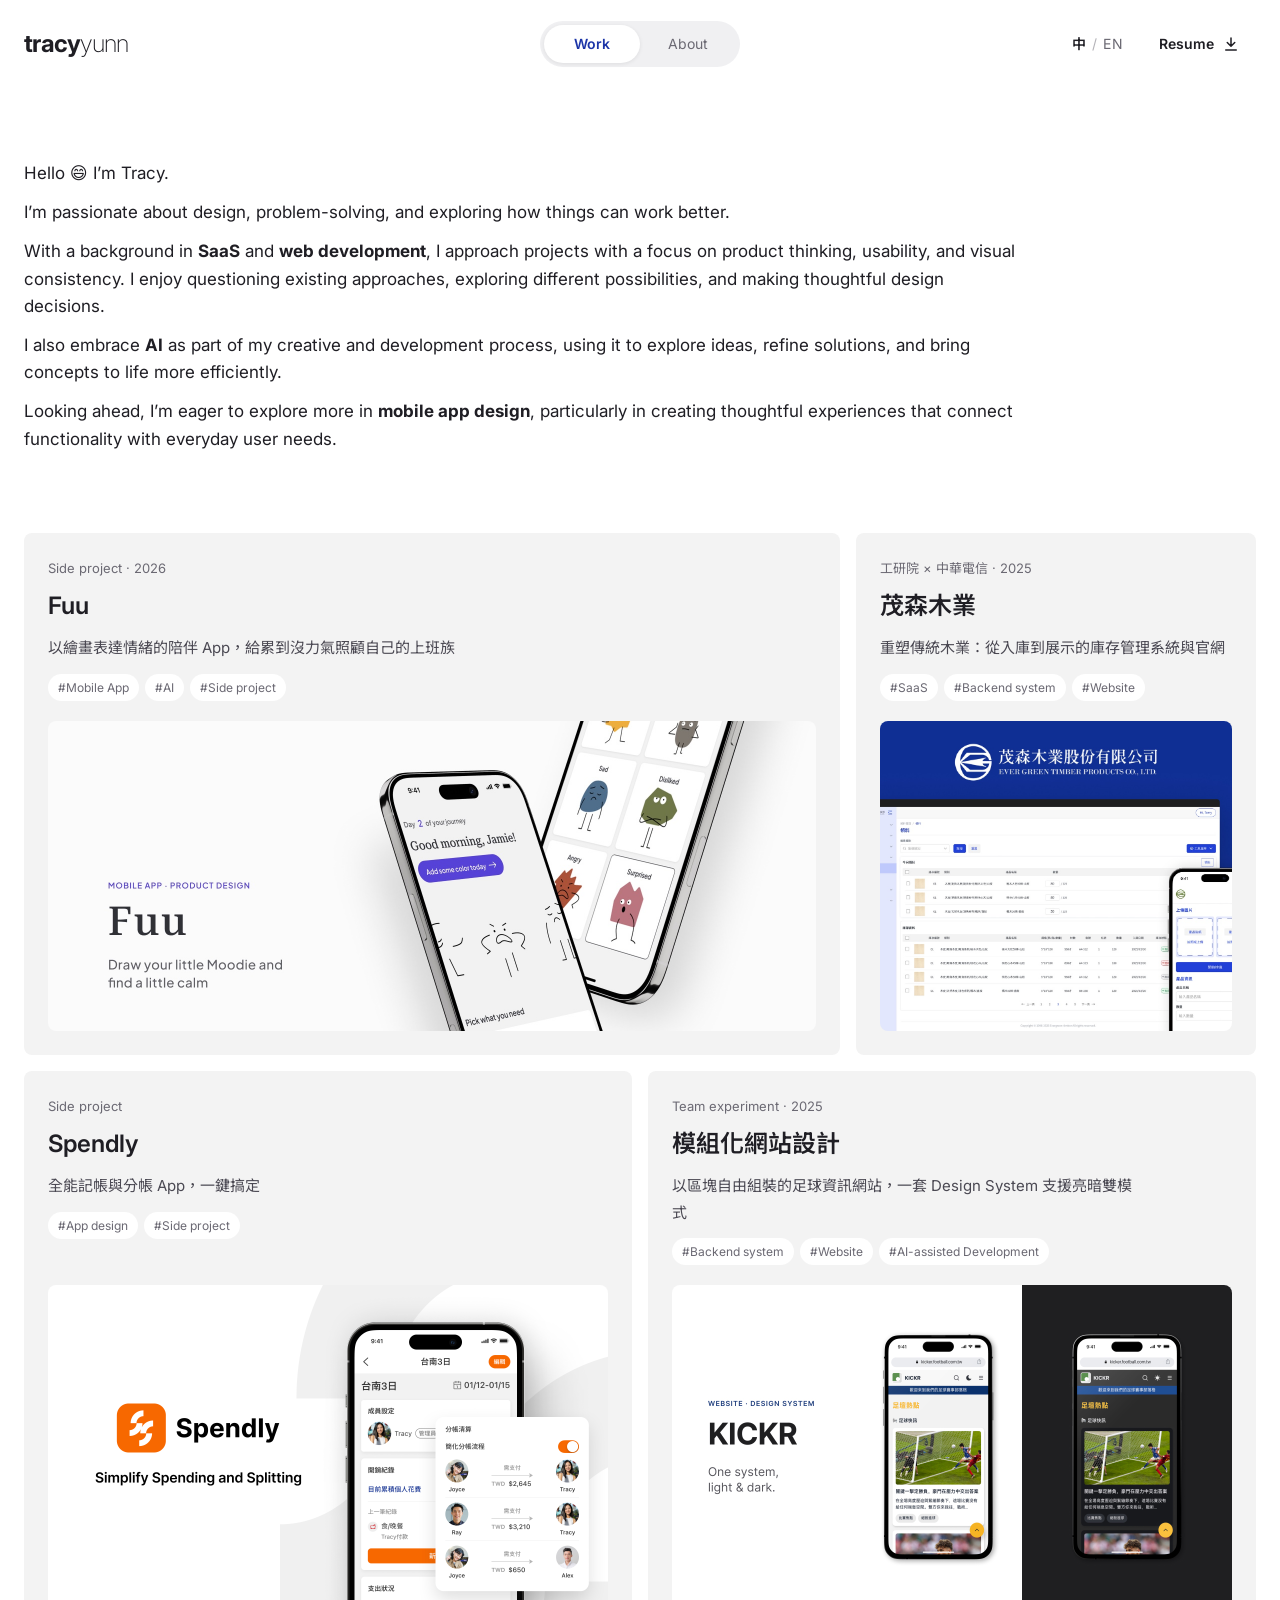
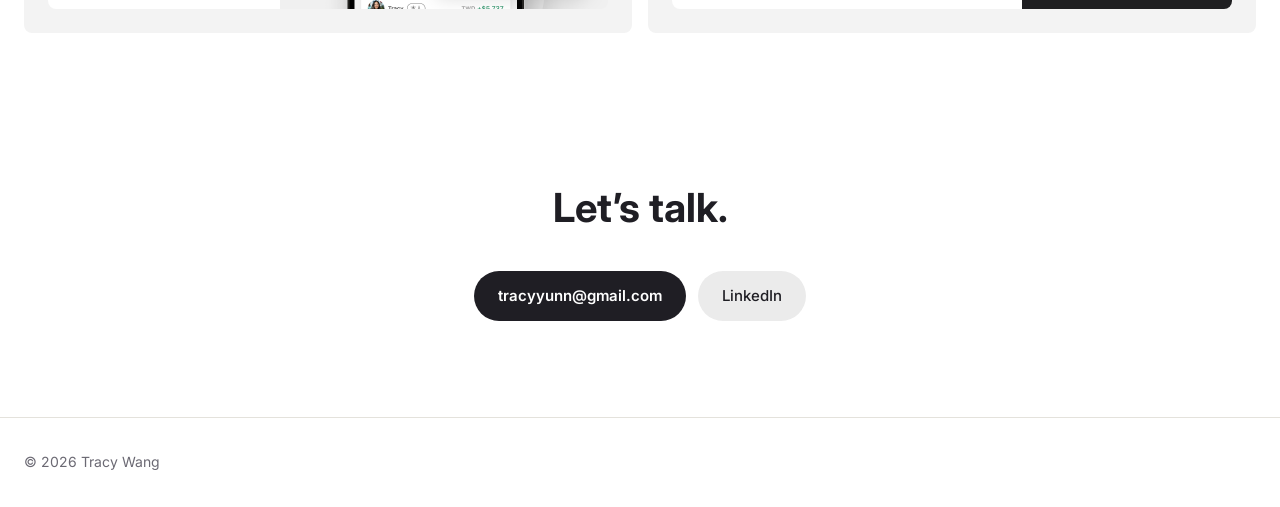
<file: index.html>
<!doctype html>
<html lang="zh-Hant"><head>
  <meta charset="utf-8">
  <meta name="viewport" content="width=device-width, initial-scale=1">
  <title>Tracy Wang — UI/UX Designer</title>
  <link rel="preconnect" href="https://fonts.googleapis.com">
  <link rel="preconnect" href="https://fonts.gstatic.com" crossorigin="">
  <link href="https://fonts.googleapis.com/css2?family=Inter:wght@200;300;400;500;600;700&amp;family=Instrument+Serif:ital@0;1&amp;family=Noto+Sans+TC:wght@400;500;600;700&amp;display=swap" rel="stylesheet">
  <link rel="stylesheet" href="style.css?v=50">
  <script src="site.js?v=51"></script>
</head>
<body>

  <nav class="nav">
    <div class="wrap">
      <a class="logo" href="index.html" aria-label="Tracy Wang 首頁"><b>tracy</b><span>yunn</span></a>
      <button class="menu-btn" aria-label="選單" aria-expanded="false" onclick="var n=this.closest('.nav');var o=n.classList.toggle('open');this.setAttribute('aria-expanded',o);document.body.classList.toggle('menu-open',o)">
        <svg class="ic-open" width="24" height="24" viewBox="0 0 24 24" fill="none" stroke="currentColor" stroke-width="2" stroke-linecap="round"><path d="M4 7h16M4 12h16M4 17h16"></path></svg>
        <svg class="ic-close" width="24" height="24" viewBox="0 0 24 24" fill="none" stroke="currentColor" stroke-width="2" stroke-linecap="round"><path d="M6 6l12 12M18 6L6 18"></path></svg>
      </button>
      <ul>
        <li class="nav-seg"><a href="index.html">Work</a><a href="about.html">About</a></li>
        <li class="nav-right"><a class="lang" href="en/index.html" hreflang="en"><b>中</b><span>/</span>EN</a><a class="resume" href="resume/tracy-wang-resume-zh.pdf" target="_blank" rel="noopener">Resume
          <svg width="18" height="18" viewBox="0 0 24 24" fill="none" stroke="currentColor" stroke-width="2" stroke-linecap="round" stroke-linejoin="round"><path d="M12 4v11M7 10l5 5 5-5M5 20h14"></path></svg>
        </a></li>
      </ul>
    </div>
  </nav>

  <main class="wrap">
    <div class="intro">
      <p>Hello 😄 I’m Tracy.</p>
      <p>I’m passionate about design, problem-solving, and exploring how things can work better.</p>
      <p>With a background in <strong>SaaS</strong> and <strong>web development</strong>, I approach projects with a focus on product thinking, usability, and visual consistency. I enjoy questioning existing approaches, exploring different possibilities, and making thoughtful design decisions.</p>
      <p>I also embrace <strong>AI</strong> as part of my creative and development process, using it to explore ideas, refine solutions, and bring concepts to life more efficiently.</p>
      <p>Looking ahead, I’m eager to explore more in <strong>mobile app design</strong>, particularly in creating thoughtful experiences that connect functionality with everyday user needs.</p>
    </div>

    <section id="work" class="wk-b">
      <a class="big" href="fuu.html"><span class="m">Side project · 2026</span><h3>Fuu</h3><p>以繪畫表達情緒的陪伴 App，給累到沒力氣照顧自己的上班族</p><div class="tg"><span>#Mobile App</span><span>#AI</span><span>#Side project</span></div><div class="im"><div><picture><source media="(max-width: 809px)" srcset="images/cover-fuu-704.jpg"><img src="images/cover-fuu-1536.jpg" alt="Fuu"></picture></div></div></a>
      <a class="" href="maosen.html"><span class="m">工研院 × 中華電信 · 2025</span><h3>茂森木業</h3><p>重塑傳統木業：從入庫到展示的庫存管理系統與官網</p><div class="tg"><span>#SaaS</span><span>#Backend system</span><span>#Website</span></div><div class="im"><div><img src="images/cover-maosen-wide.jpg" alt="茂森木業"></div></div></a>
      <a class="half" href="spendly.html"><span class="m">Side project</span><h3>Spendly</h3><p>全能記帳與分帳 App，一鍵搞定</p><div class="tg"><span>#App design</span><span>#Side project</span></div><div class="im"><div><picture><source media="(max-width: 809px)" srcset="images/cover-spendly-704.jpg"><img src="images/cover-spendly-1120.jpg" alt="Spendly 記帳分帳 App 的手機畫面"></picture></div></div></a>
      <a class="half" href="modular.html"><span class="m">Team experiment · 2025</span><h3>模組化網站設計</h3><p>以區塊自由組裝的足球資訊網站，一套 Design System 支援亮暗雙模式</p><div class="tg"><span>#Backend system</span><span>#Website</span><span>#AI-assisted Development</span></div><div class="im"><div><picture><source media="(max-width: 809px)" srcset="images/cover-modular-704.jpg"><img src="images/cover-modular-1120.jpg" alt="模組化網站設計：KICKR 足球資訊網站的 Light 與 Dark Mode 手機畫面"></picture></div></div></a>
    </section>

    <section id="contact" class="contact">
      <h2>Let’s talk.</h2>
      <ul>
        <li><a class="btn" href="mailto:tracyyunn@gmail.com">tracyyunn@gmail.com</a></li>
        <li><a class="btn btn--soft" href="https://www.linkedin.com/in/tracy-wang-913832aa/" target="_blank" rel="noopener">LinkedIn</a></li>
      </ul>
    </section>
  </main>

  <footer class="footer">
    <div class="wrap">© 2026 Tracy Wang</div>
  </footer>






</body></html>
</file>
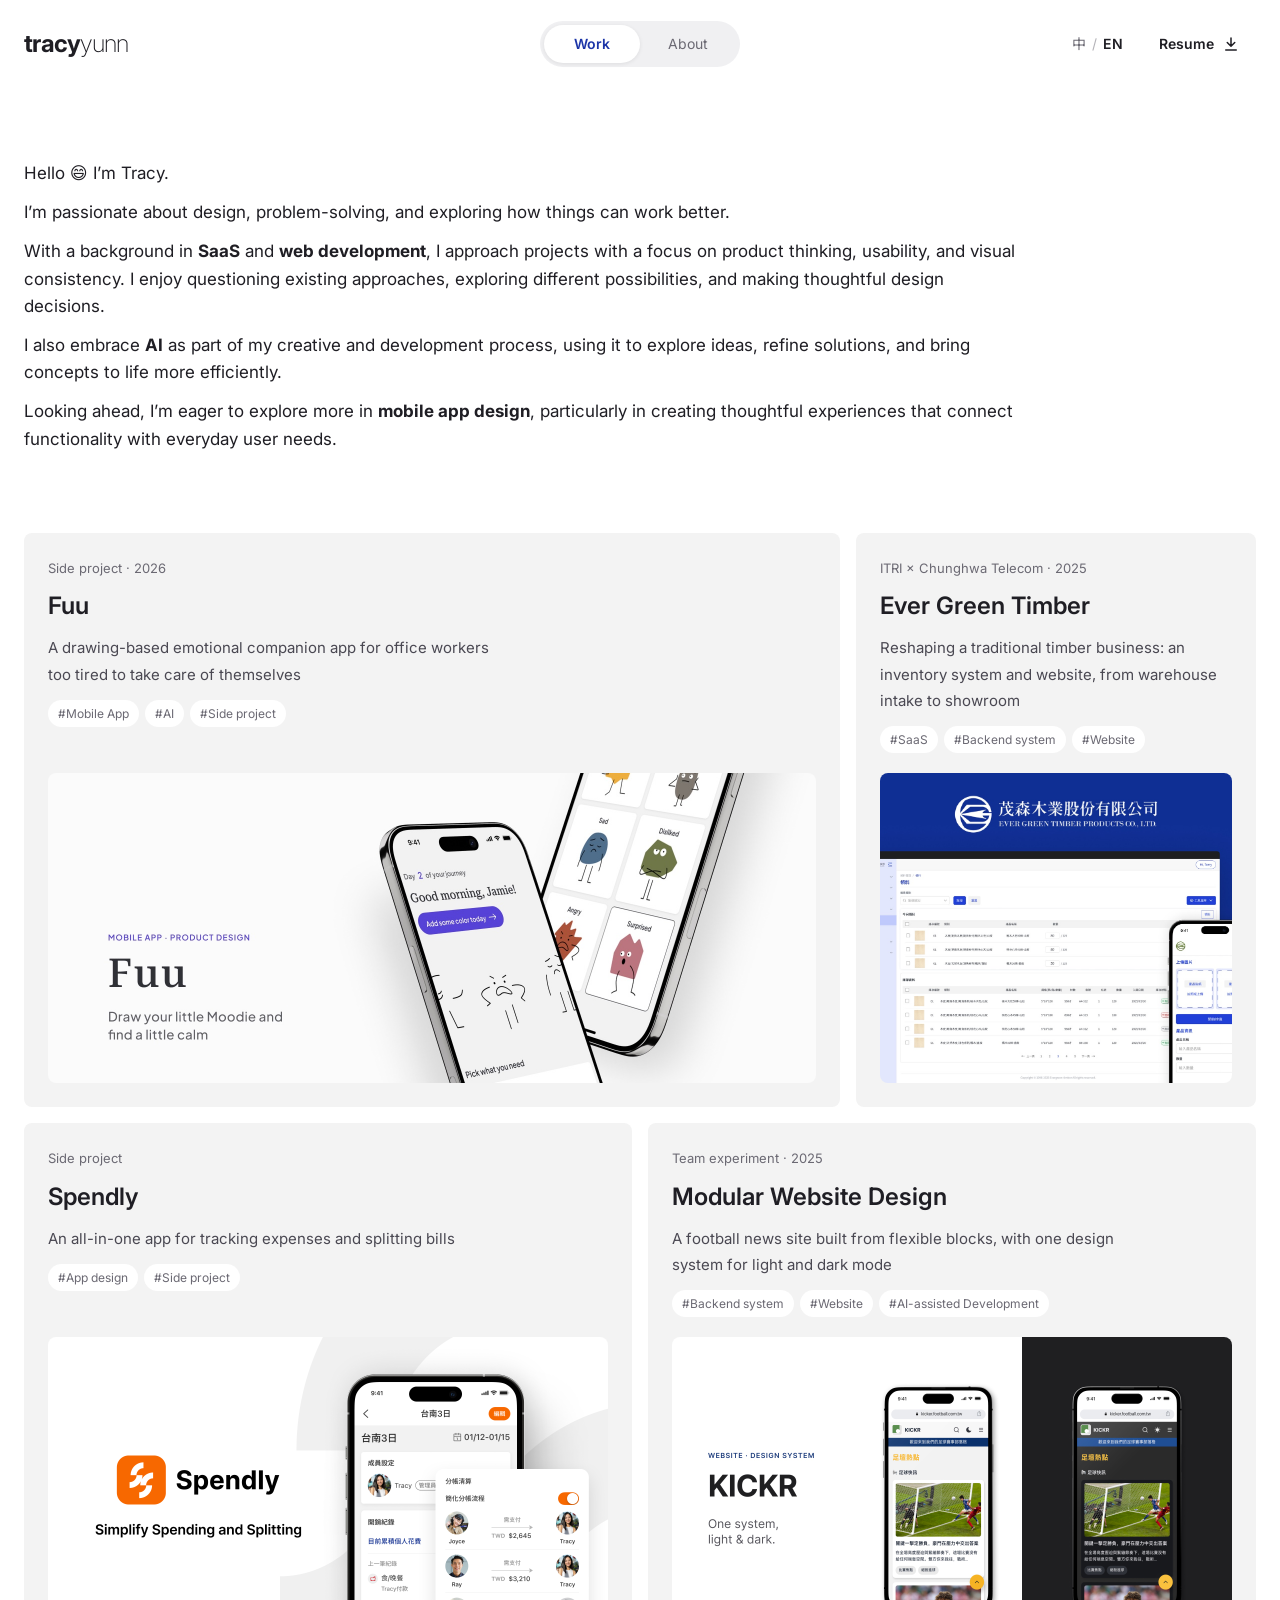
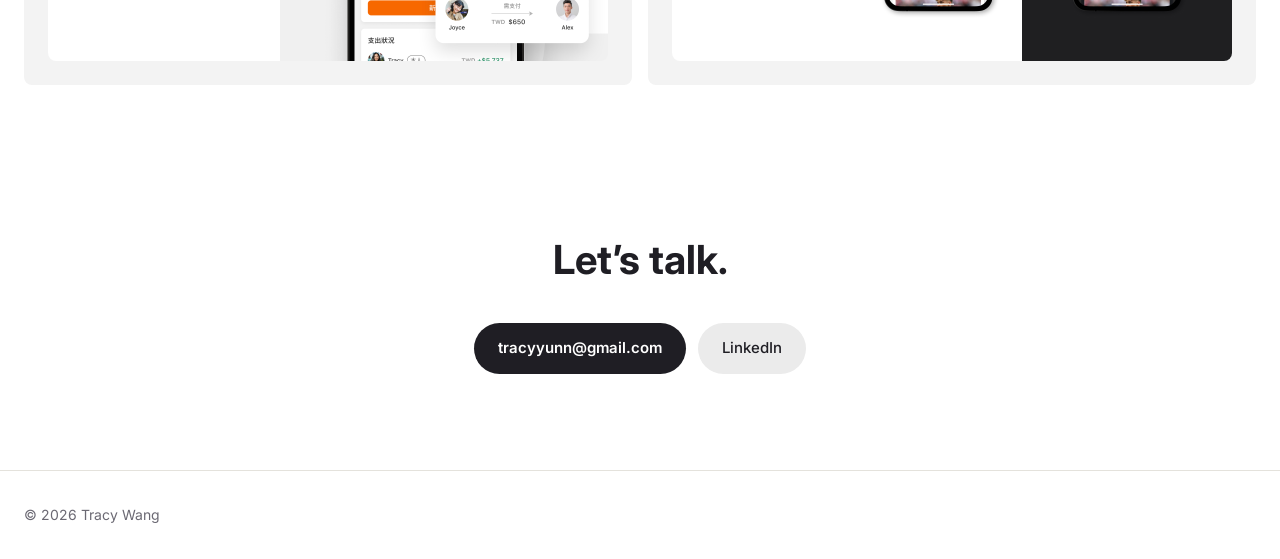
<file: en/index.html>
<!doctype html>
<html lang="en"><head>
  <meta charset="utf-8">
  <meta name="viewport" content="width=device-width, initial-scale=1">
  <title>Tracy Wang — UI/UX Designer</title>
  <link rel="preconnect" href="https://fonts.googleapis.com">
  <link rel="preconnect" href="https://fonts.gstatic.com" crossorigin="">
  <link href="https://fonts.googleapis.com/css2?family=Inter:wght@200;300;400;500;600;700&amp;family=Instrument+Serif:ital@0;1&amp;family=Noto+Sans+TC:wght@400;500;600;700&amp;display=swap" rel="stylesheet">
  <link rel="stylesheet" href="../style.css?v=50">
  <script src="../site.js?v=51"></script>
</head>
<body>

  <nav class="nav">
    <div class="wrap">
      <a class="logo" href="index.html" aria-label="Tracy Wang — Home"><b>tracy</b><span>yunn</span></a>
      <button class="menu-btn" aria-label="Menu" aria-expanded="false" onclick="var n=this.closest('.nav');var o=n.classList.toggle('open');this.setAttribute('aria-expanded',o);document.body.classList.toggle('menu-open',o)">
        <svg class="ic-open" width="24" height="24" viewBox="0 0 24 24" fill="none" stroke="currentColor" stroke-width="2" stroke-linecap="round"><path d="M4 7h16M4 12h16M4 17h16"></path></svg>
        <svg class="ic-close" width="24" height="24" viewBox="0 0 24 24" fill="none" stroke="currentColor" stroke-width="2" stroke-linecap="round"><path d="M6 6l12 12M18 6L6 18"></path></svg>
      </button>
      <ul>
        <li class="nav-seg"><a href="index.html">Work</a><a href="about.html">About</a></li>
        <li class="nav-right"><a class="lang" href="../index.html" hreflang="zh-Hant">中<span>/</span><b>EN</b></a><a class="resume" href="../resume/tracy-wang-resume-en.pdf" target="_blank" rel="noopener">Resume
          <svg width="18" height="18" viewBox="0 0 24 24" fill="none" stroke="currentColor" stroke-width="2" stroke-linecap="round" stroke-linejoin="round"><path d="M12 4v11M7 10l5 5 5-5M5 20h14"></path></svg>
        </a></li>
      </ul>
    </div>
  </nav>

  <main class="wrap">
    <div class="intro">
      <p>Hello 😄 I’m Tracy.</p>
      <p>I’m passionate about design, problem-solving, and exploring how things can work better.</p>
      <p>With a background in <strong>SaaS</strong> and <strong>web development</strong>, I approach projects with a focus on product thinking, usability, and visual consistency. I enjoy questioning existing approaches, exploring different possibilities, and making thoughtful design decisions.</p>
      <p>I also embrace <strong>AI</strong> as part of my creative and development process, using it to explore ideas, refine solutions, and bring concepts to life more efficiently.</p>
      <p>Looking ahead, I’m eager to explore more in <strong>mobile app design</strong>, particularly in creating thoughtful experiences that connect functionality with everyday user needs.</p>
    </div>

    <section id="work" class="wk-b">
      <a class="big" href="fuu.html"><span class="m">Side project · 2026</span><h3>Fuu</h3><p>A drawing-based emotional companion app for office workers too tired to take care of themselves</p><div class="tg"><span>#Mobile App</span><span>#AI</span><span>#Side project</span></div><div class="im"><div><picture><source media="(max-width: 809px)" srcset="../images/cover-fuu-704.jpg"><img src="../images/cover-fuu-1536.jpg" alt="Fuu"></picture></div></div></a>
      <a class="" href="maosen.html"><span class="m">ITRI × Chunghwa Telecom · 2025</span><h3>Ever Green Timber</h3><p>Reshaping a traditional timber business: an inventory system and website, from warehouse intake to showroom</p><div class="tg"><span>#SaaS</span><span>#Backend system</span><span>#Website</span></div><div class="im"><div><img src="../images/cover-maosen-wide.jpg" alt="Ever Green Timber"></div></div></a>
      <a class="half" href="spendly.html"><span class="m">Side project</span><h3>Spendly</h3><p>An all-in-one app for tracking expenses and splitting bills</p><div class="tg"><span>#App design</span><span>#Side project</span></div><div class="im"><div><picture><source media="(max-width: 809px)" srcset="../images/cover-spendly-704.jpg"><img src="../images/cover-spendly-1120.jpg" alt="Spendly expense and bill-splitting app screens"></picture></div></div></a>
      <a class="half" href="modular.html"><span class="m">Team experiment · 2025</span><h3>Modular Website Design</h3><p>A football news site built from flexible blocks, with one design system for light and dark mode</p><div class="tg"><span>#Backend system</span><span>#Website</span><span>#AI-assisted Development</span></div><div class="im"><div><picture><source media="(max-width: 809px)" srcset="../images/cover-modular-704.jpg"><img src="../images/cover-modular-1120.jpg" alt="Modular website design: KICKR football site in light and dark mode"></picture></div></div></a>
    </section>

    <section id="contact" class="contact">
      <h2>Let’s talk.</h2>
      <ul>
        <li><a class="btn" href="mailto:tracyyunn@gmail.com">tracyyunn@gmail.com</a></li>
        <li><a class="btn btn--soft" href="https://www.linkedin.com/in/tracy-wang-913832aa/" target="_blank" rel="noopener">LinkedIn</a></li>
      </ul>
    </section>
  </main>

  <footer class="footer">
    <div class="wrap">© 2026 Tracy Wang</div>
  </footer>






</body></html>
</file>
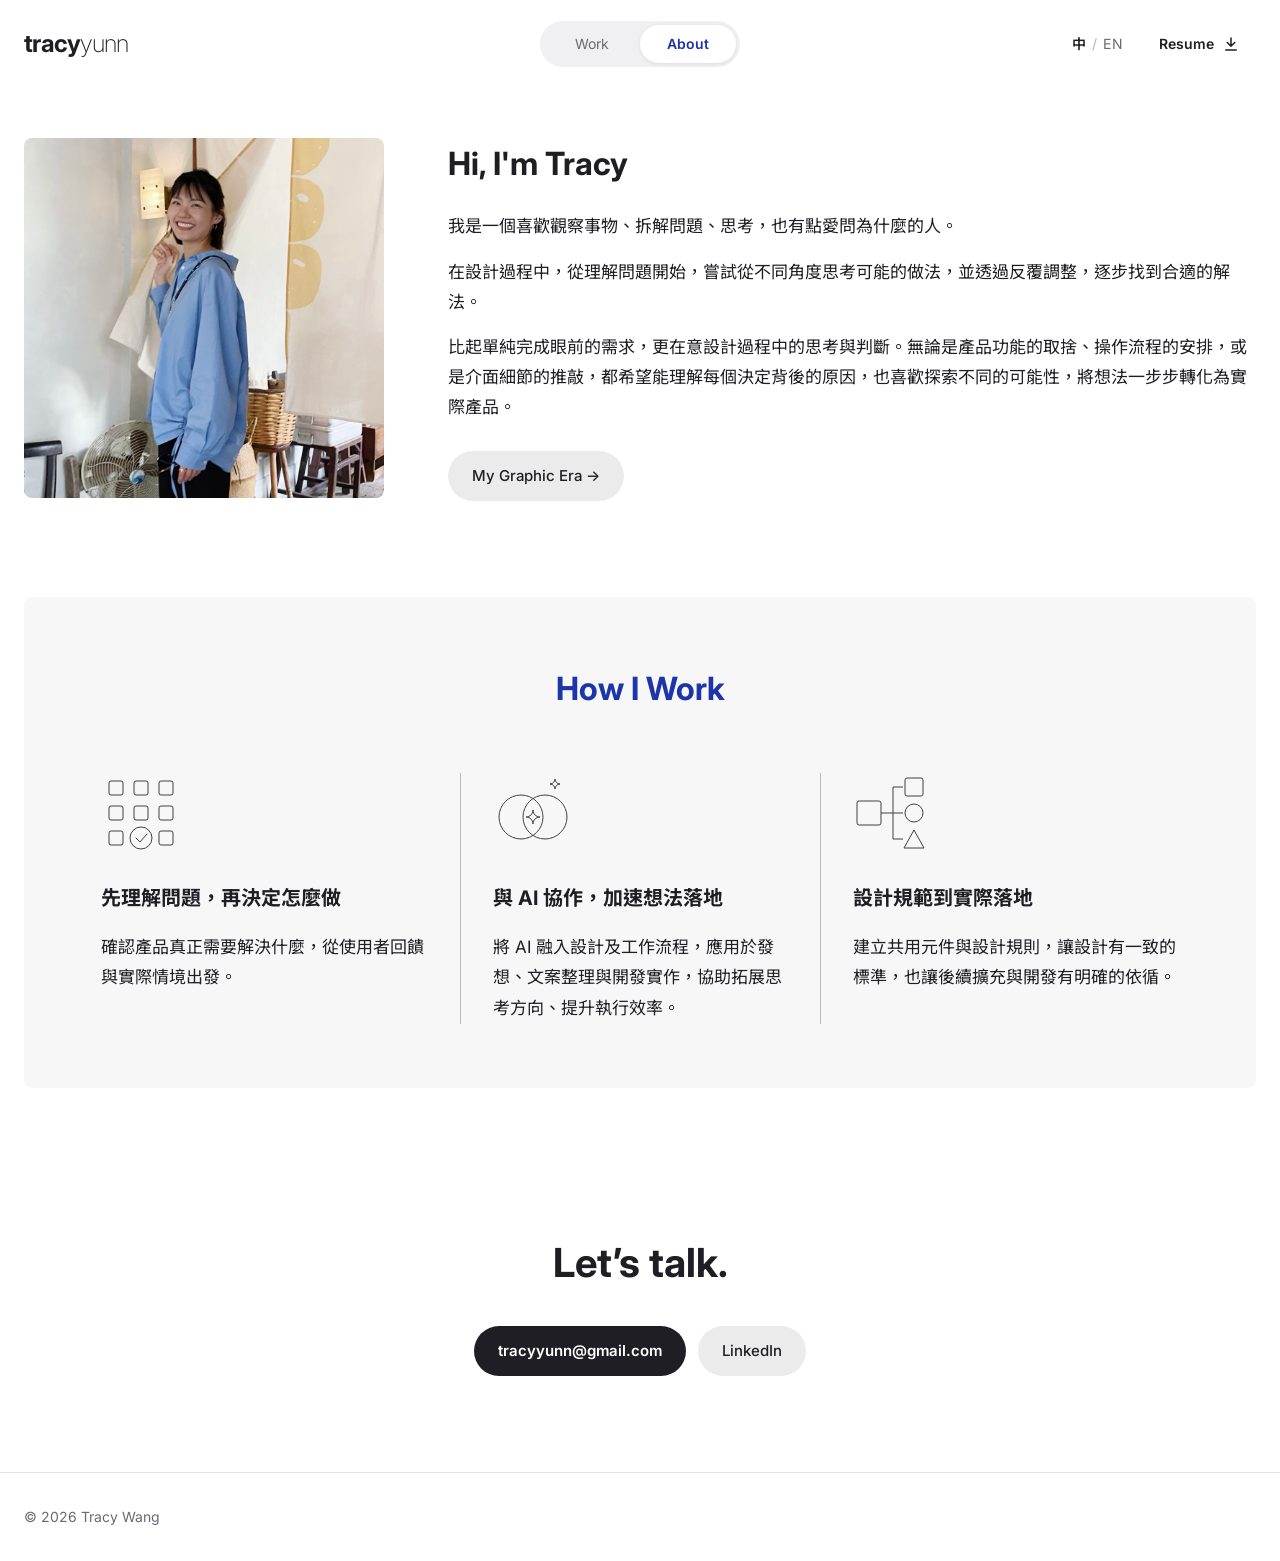
<file: about.html>
<!doctype html>
<html lang="zh-Hant"><head>
  <meta charset="utf-8">
  <meta name="viewport" content="width=device-width, initial-scale=1">
  <title>About — Tracy Wang</title>
  <link rel="preconnect" href="https://fonts.googleapis.com">
  <link rel="preconnect" href="https://fonts.gstatic.com" crossorigin="">
  <link href="https://fonts.googleapis.com/css2?family=Inter:wght@200;300;400;500;600;700&amp;family=Instrument+Serif:ital@0;1&amp;family=Noto+Sans+TC:wght@400;500;600;700&amp;display=swap" rel="stylesheet">
  <link rel="stylesheet" href="style.css?v=50">
  <script src="site.js?v=51"></script>
</head>
<body>

  <nav class="nav">
    <div class="wrap">
      <a class="logo" href="index.html" aria-label="Tracy Wang 首頁"><b>tracy</b><span>yunn</span></a>
      <button class="menu-btn" aria-label="選單" aria-expanded="false" onclick="var n=this.closest('.nav');var o=n.classList.toggle('open');this.setAttribute('aria-expanded',o);document.body.classList.toggle('menu-open',o)">
        <svg class="ic-open" width="24" height="24" viewBox="0 0 24 24" fill="none" stroke="currentColor" stroke-width="2" stroke-linecap="round"><path d="M4 7h16M4 12h16M4 17h16"></path></svg>
        <svg class="ic-close" width="24" height="24" viewBox="0 0 24 24" fill="none" stroke="currentColor" stroke-width="2" stroke-linecap="round"><path d="M6 6l12 12M18 6L6 18"></path></svg>
      </button>
      <ul>
        <li class="nav-seg"><a href="index.html">Work</a><a href="about.html">About</a></li>
        <li class="nav-right"><a class="lang" href="en/about.html" hreflang="en"><b>中</b><span>/</span>EN</a><a class="resume" href="resume/tracy-wang-resume-zh.pdf" target="_blank" rel="noopener">Resume
          <svg width="18" height="18" viewBox="0 0 24 24" fill="none" stroke="currentColor" stroke-width="2" stroke-linecap="round" stroke-linejoin="round"><path d="M12 4v11M7 10l5 5 5-5M5 20h14"></path></svg>
        </a></li>
      </ul>
    </div>
  </nav>

  <main class="wrap about-page">
    <section class="about">
      <div class="about-intro">
        <img class="photo" src="images/about-photo.jpg" alt="Tracy Wang">
        <div>
          <h2>Hi, I'm Tracy</h2>
          <p>我是一個喜歡觀察事物、拆解問題、思考，也有點愛問為什麼的人。</p>
          <p>在設計過程中，從理解問題開始，嘗試從不同角度思考可能的做法，並透過反覆調整，逐步找到合適的解法。</p>
          <p>比起單純完成眼前的需求，更在意設計過程中的思考與判斷。無論是產品功能的取捨、操作流程的安排，或是介面細節的推敲，都希望能理解每個決定背後的原因，也喜歡探索不同的可能性，將想法一步步轉化為實際產品。</p>
          <div class="about-btns"><a class="btn btn--soft" href="https://www.behance.net/tracyyyun" target="_blank" rel="noopener">My Graphic Era →</a></div>
        </div>
      </div>

      <div class="how">
        <h2>How I Work</h2>
        <div class="how-cols">
          <div class="how-col"><svg viewBox="0 0 80 80" width="80" height="80" fill="none" aria-hidden="true"><rect x="8" y="8" width="14" height="14" rx="2" stroke="#414141"></rect><rect x="33" y="8" width="14" height="14" rx="2" stroke="#414141"></rect><rect x="58" y="8" width="14" height="14" rx="2" stroke="#414141"></rect><rect x="8" y="33" width="14" height="14" rx="2" stroke="#414141"></rect><rect x="33" y="33" width="14" height="14" rx="2" stroke="#414141"></rect><rect x="58" y="33" width="14" height="14" rx="2" stroke="#414141"></rect><rect x="8" y="58" width="14" height="14" rx="2" stroke="#414141"></rect><rect x="58" y="58" width="14" height="14" rx="2" stroke="#414141"></rect><circle cx="40" cy="65" r="11" stroke="#414141"></circle><path d="M35 65L39 69L46 61" stroke="#414141" stroke-linecap="round" stroke-linejoin="round"></path></svg><h3>先理解問題，再決定怎麼做</h3><p>確認產品真正需要解決什麼，從使用者回饋與實際情境出發。</p></div>
          <div class="how-col"><svg viewBox="0 0 80 80" width="80" height="80" fill="none" aria-hidden="true"><path d="M50 44C50 56.1503 40.1503 66 28 66C15.8497 66 6 56.1503 6 44C6 31.8497 15.8497 22 28 22C40.1503 22 50 31.8497 50 44Z" stroke="#414141"/><path d="M74 44C74 56.1503 64.1503 66 52 66C39.8497 66 30 56.1503 30 44C30 31.8497 39.8497 22 52 22C64.1503 22 74 31.8497 74 44Z" stroke="#414141"/><path d="M40 37C40.56 41.55 42.45 43.44 47 44C42.45 44.56 40.56 46.45 40 51C39.44 46.45 37.55 44.56 33 44C37.55 43.44 39.44 41.55 40 37Z" stroke-linejoin="round" stroke="#414141"/><path d="M62 6C62.4 9.2 63.8 10.6 67 11C63.8 11.4 62.4 12.8 62 16C61.6 12.8 60.2 11.4 57 11C60.2 10.6 61.6 9.2 62 6Z" stroke-linejoin="round" stroke="#414141"/></svg><h3>與 AI 協作，加速想法落地</h3><p>將 AI 融入設計及工作流程，應用於發想、文案整理與開發實作，協助拓展思考方向、提升執行效率。</p></div>
          <div class="how-col"><svg viewBox="0 0 80 80" width="80" height="80" fill="none" aria-hidden="true"><rect x="4" y="28" width="24" height="24" rx="2" stroke="#414141"></rect><path d="M28 40H40M40 14V66M40 14H50M40 40H50M40 66H50" stroke="#414141"></path><rect x="52" y="5" width="18" height="18" rx="2" stroke="#414141"></rect><circle cx="61" cy="40" r="9" stroke="#414141"></circle><path d="M61 57L71 75H51L61 57Z" stroke="#414141" stroke-linejoin="round"></path></svg><h3>設計規範到實際落地</h3><p>建立共用元件與設計規則，讓設計有一致的標準，也讓後續擴充與開發有明確的依循。</p></div>
        </div>
      </div>
    </section>

    <section id="contact" class="contact">
      <h2>Let’s talk.</h2>
      <ul>
        <li><a class="btn" href="mailto:tracyyunn@gmail.com">tracyyunn@gmail.com</a></li>
        <li><a class="btn btn--soft" href="https://www.linkedin.com/in/tracy-wang-913832aa/" target="_blank" rel="noopener">LinkedIn</a></li>
      </ul>
    </section>
  </main>

  <footer class="footer">
    <div class="wrap">© 2026 Tracy Wang</div>
  </footer>












































</body></html>
</file>
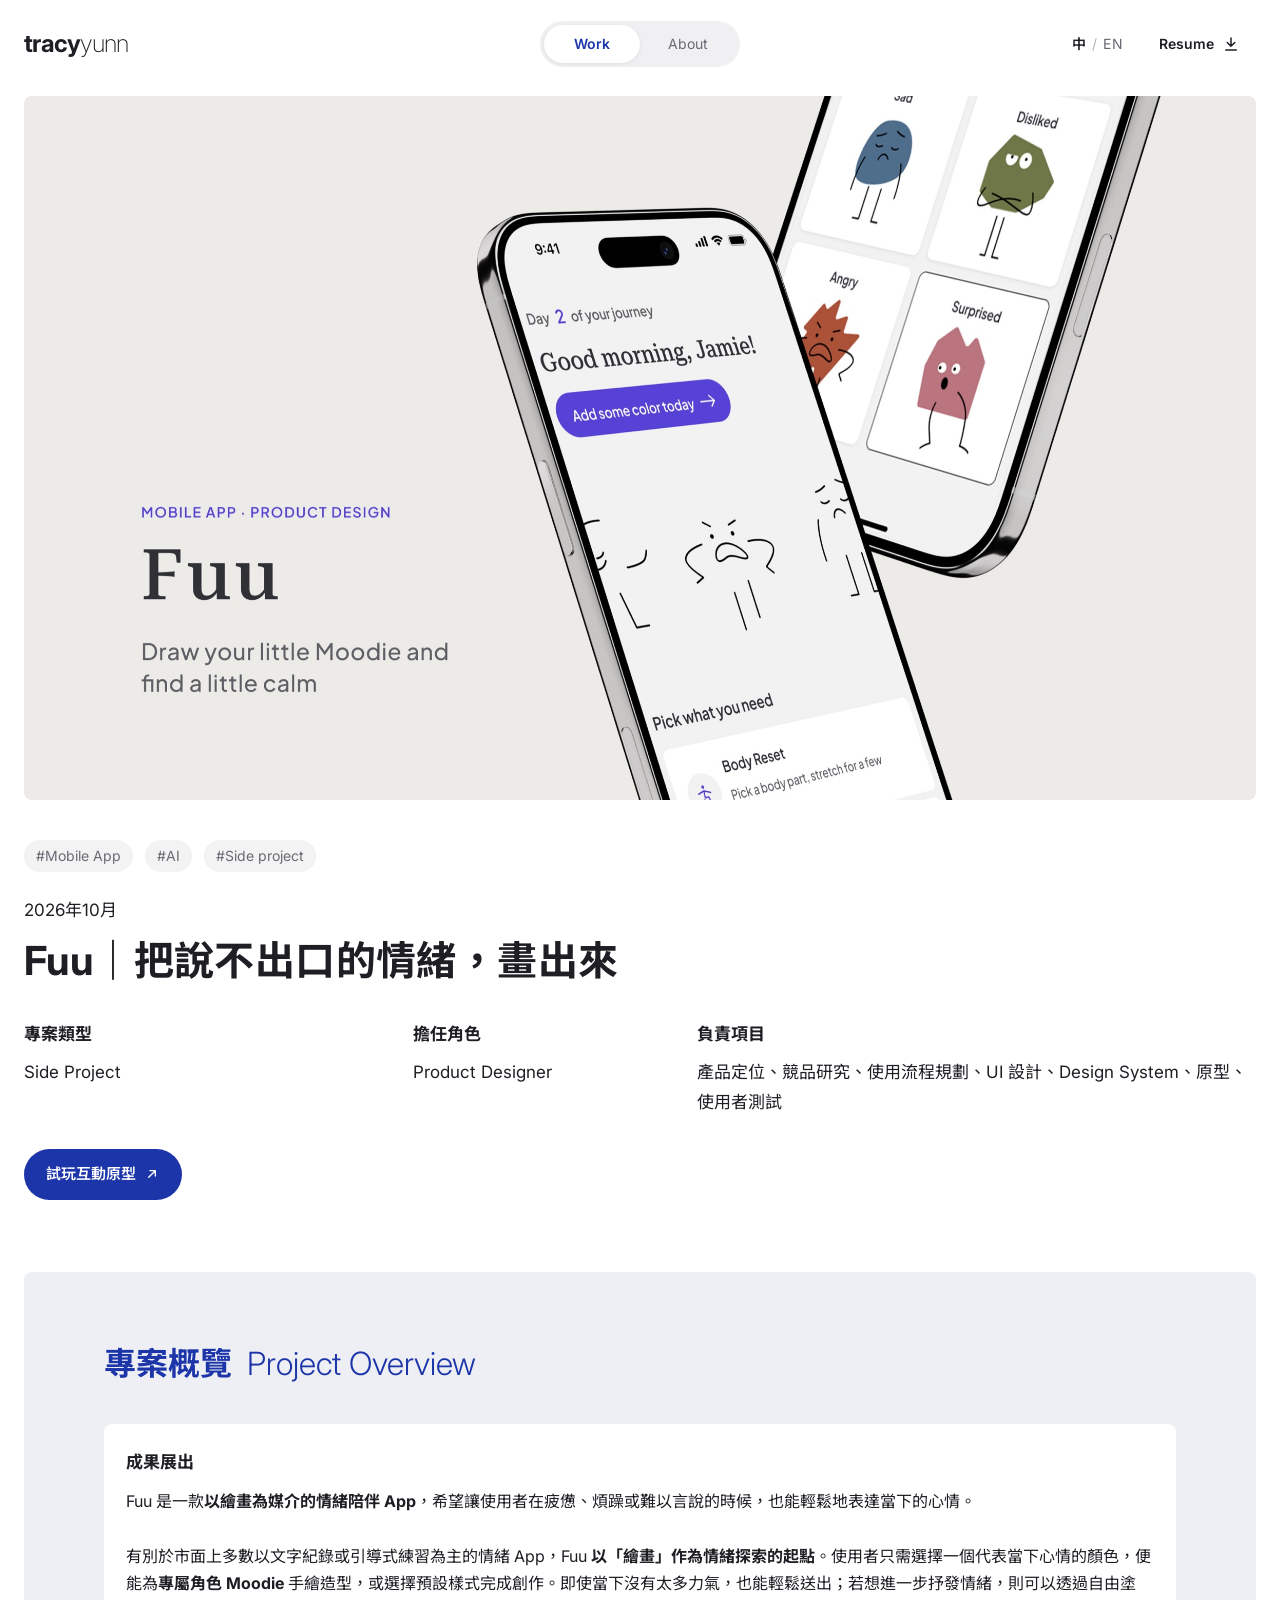
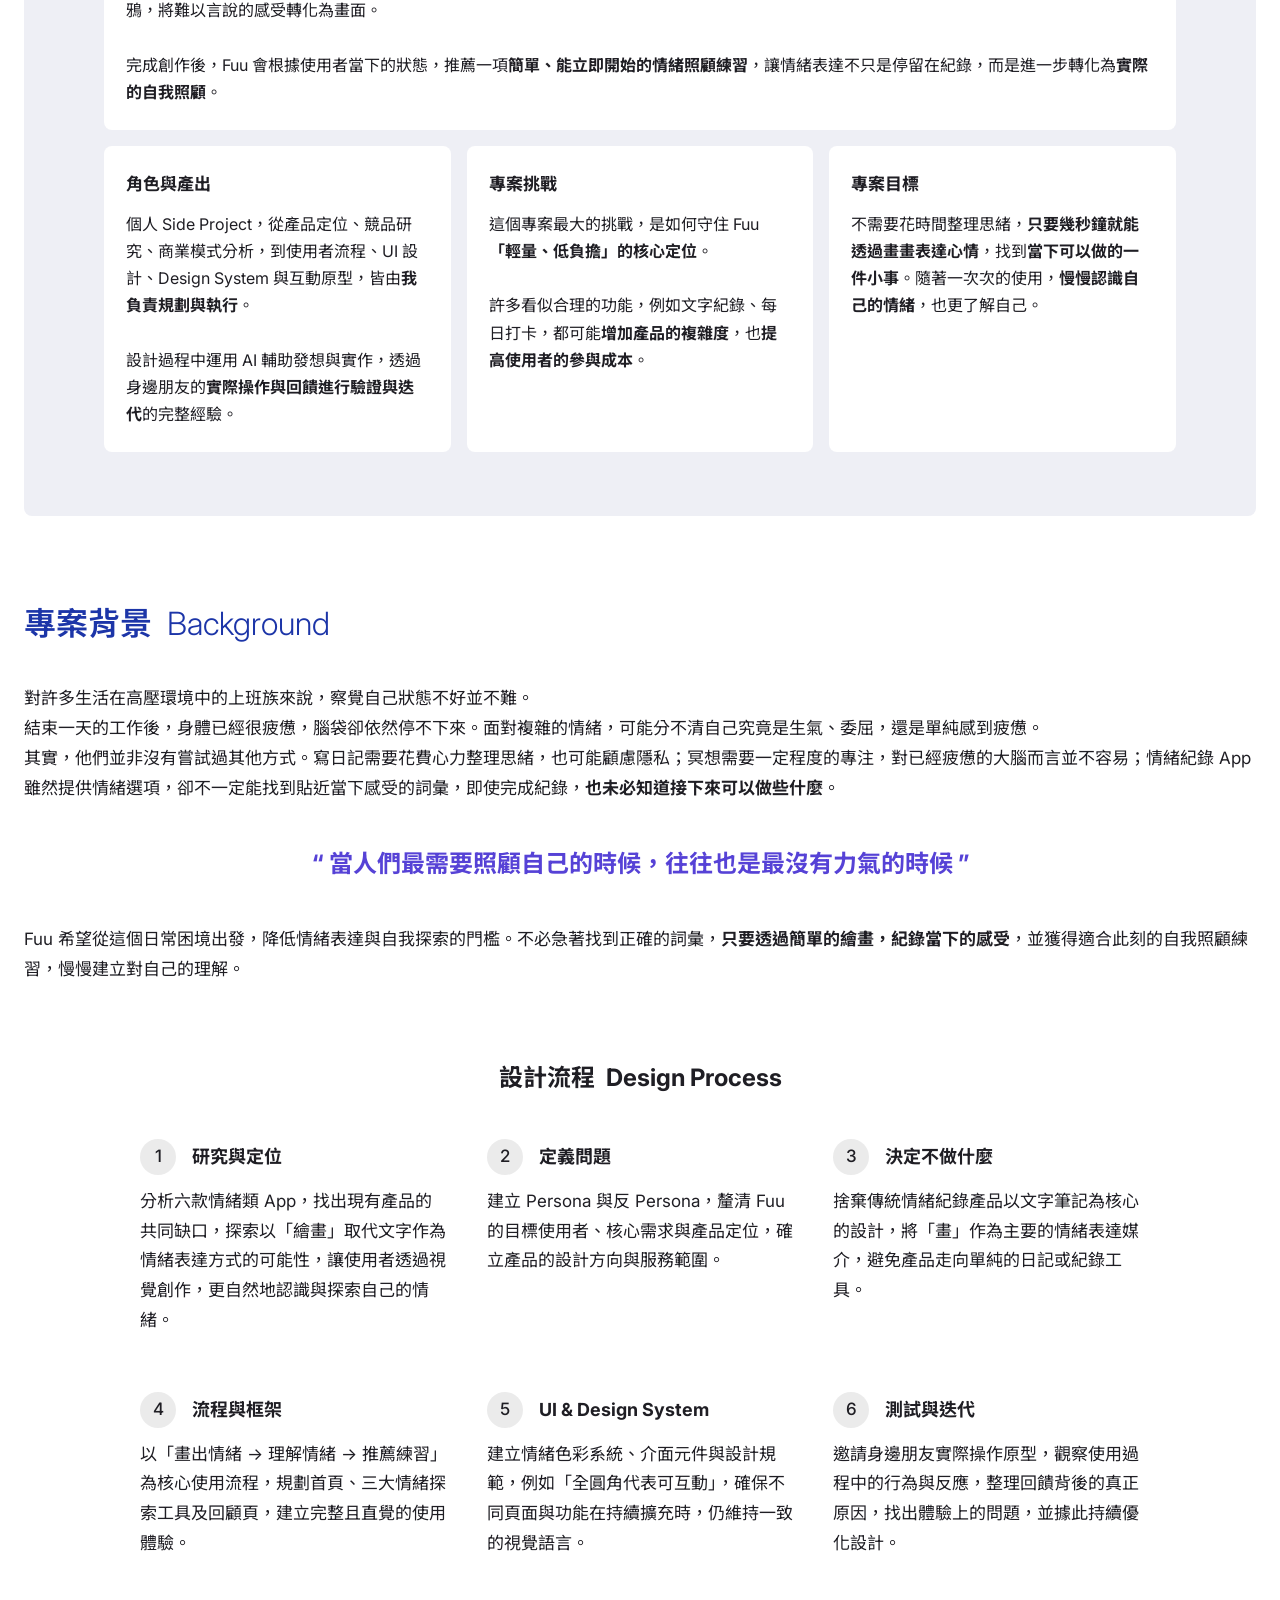
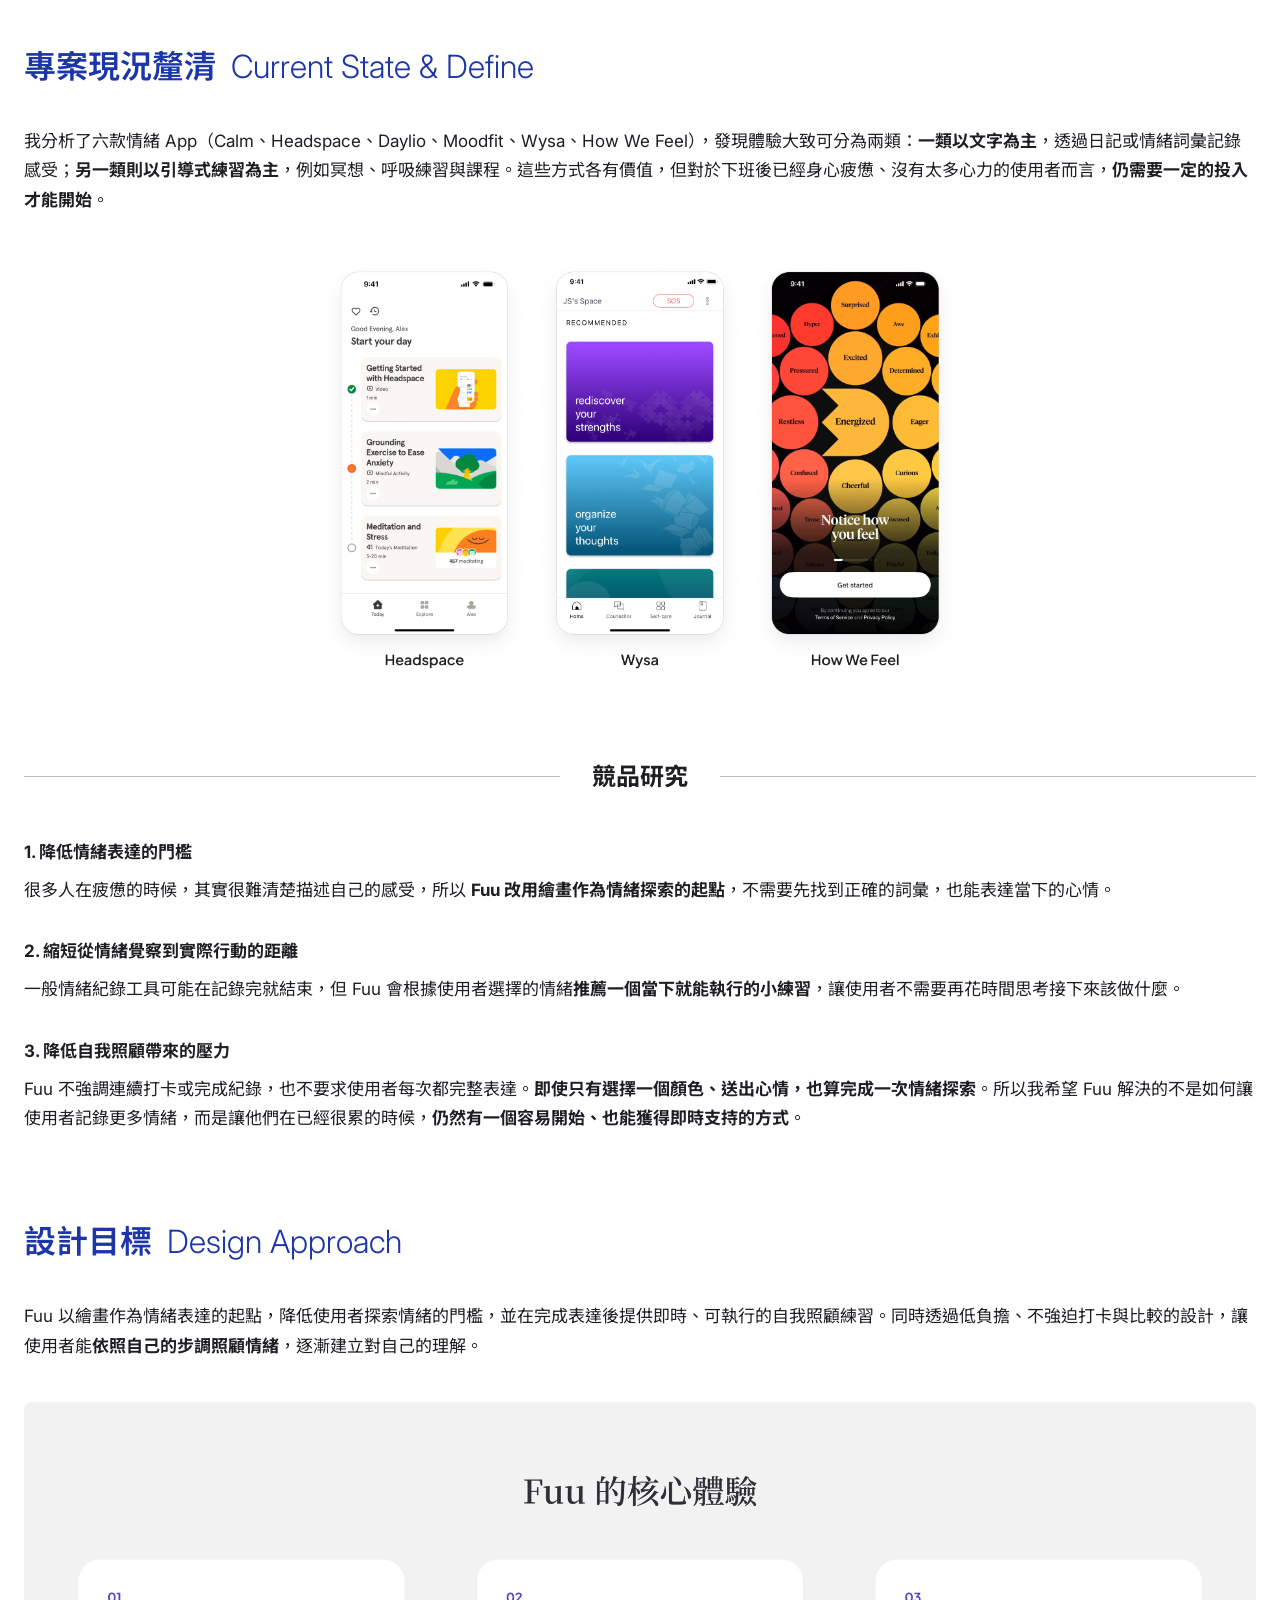
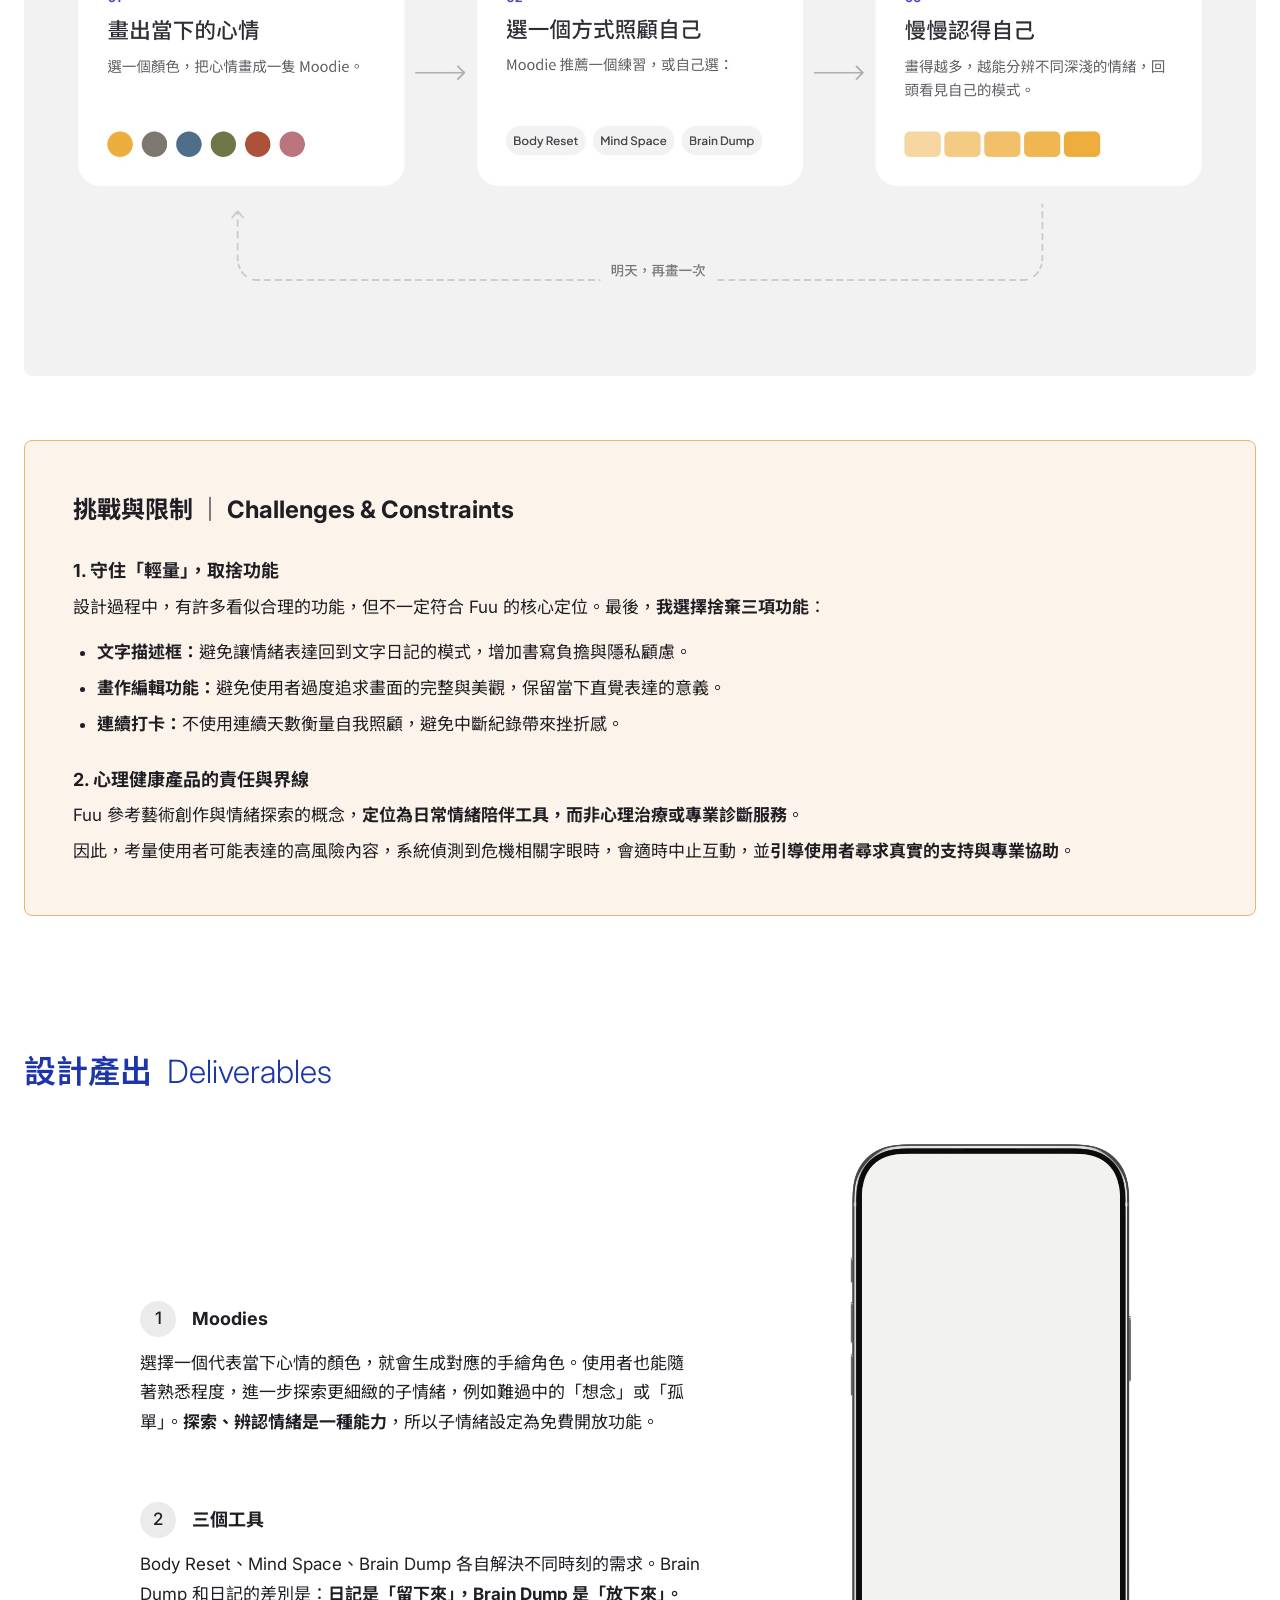
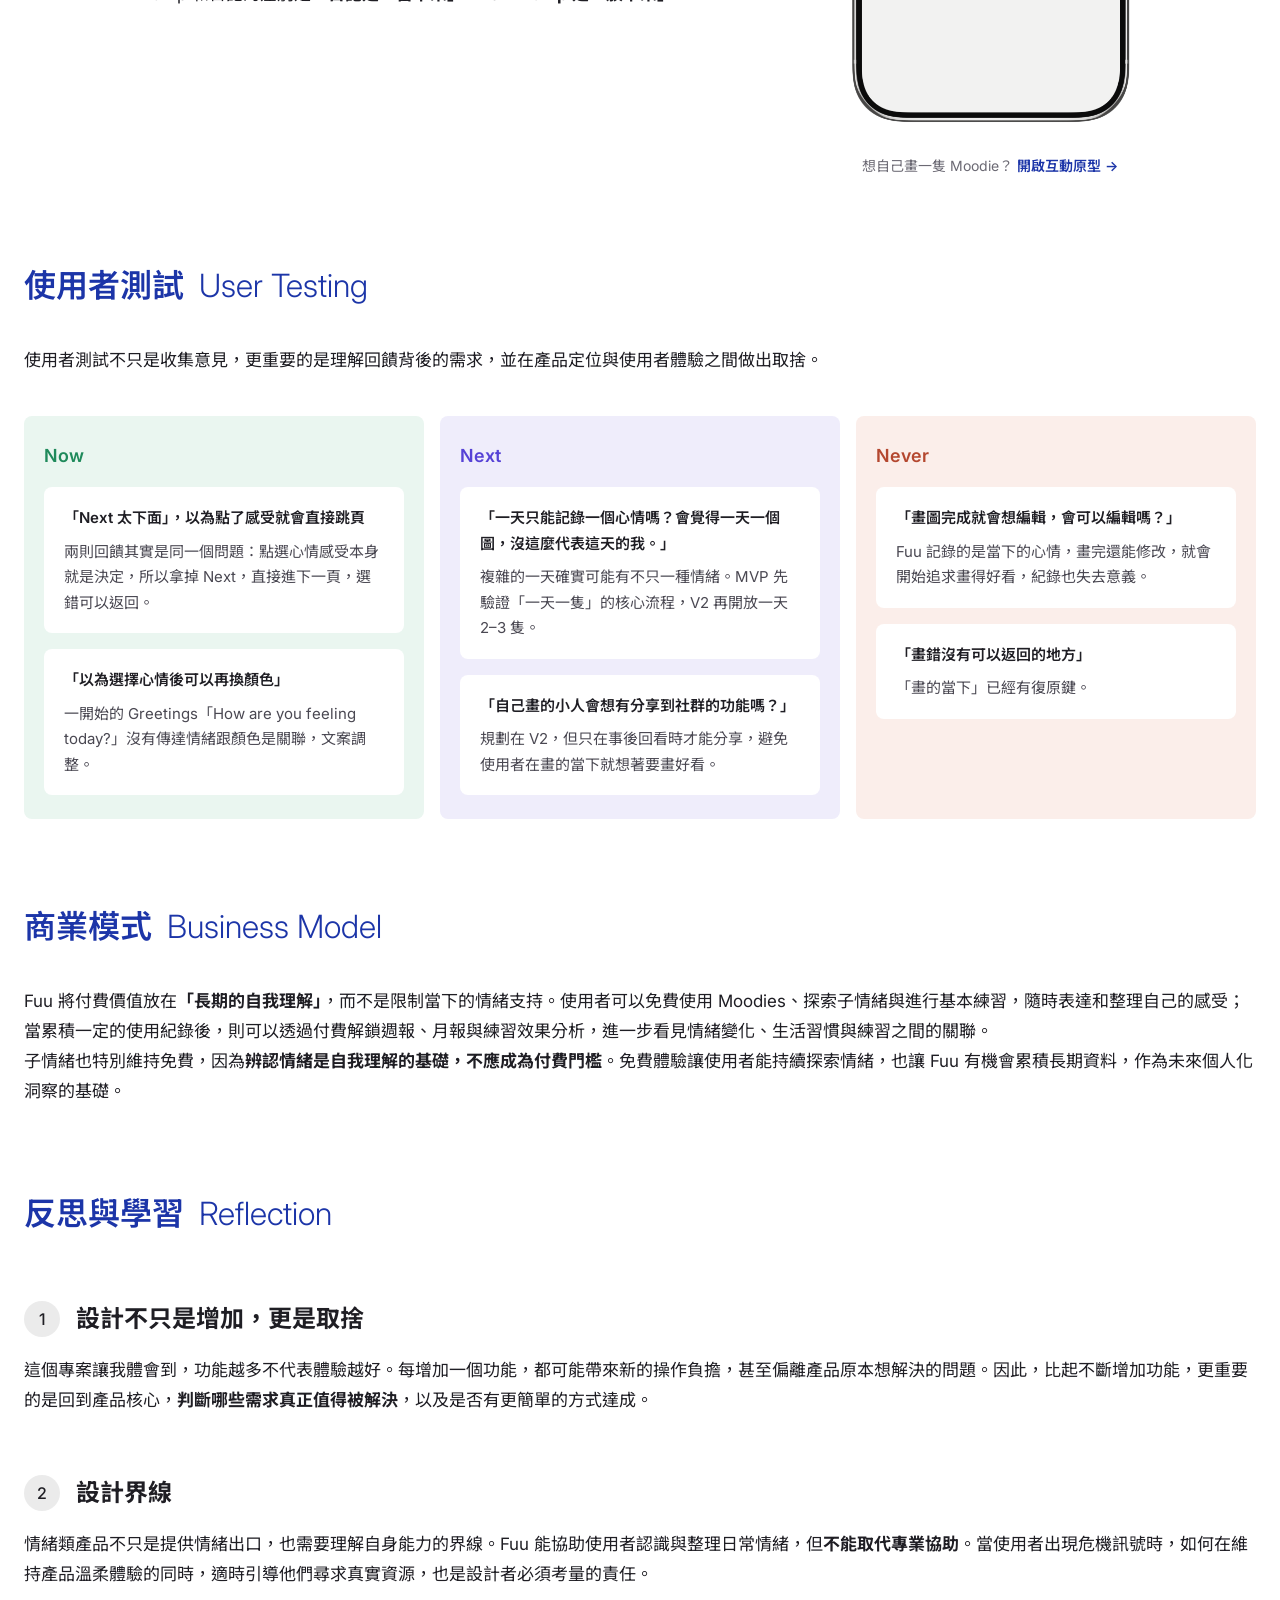
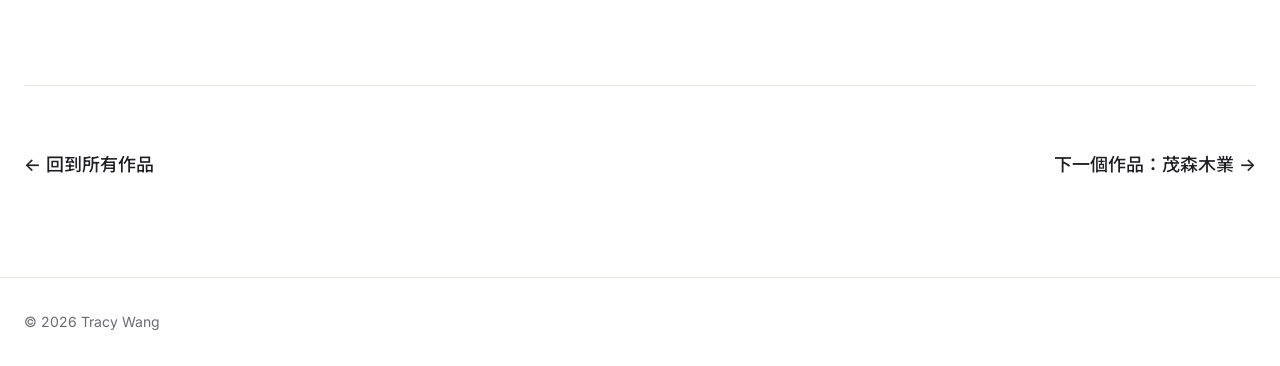
<file: fuu.html>
<!doctype html>
<html lang="zh-Hant"><head>
  <meta charset="utf-8">
  <meta name="viewport" content="width=device-width, initial-scale=1">
  <title>Fuu — Tracy Wang</title>
  <link rel="preconnect" href="https://fonts.googleapis.com">
  <link rel="preconnect" href="https://fonts.gstatic.com" crossorigin="">
  <link href="https://fonts.googleapis.com/css2?family=Inter:wght@200;300;400;500;600;700&amp;family=Instrument+Serif:ital@0;1&amp;family=Noto+Sans+TC:wght@400;500;600;700&amp;display=swap" rel="stylesheet">
  <link rel="stylesheet" href="style.css?v=50">
  <script src="site.js?v=51"></script>
</head>
<body>

  <nav class="nav">
    <div class="wrap">
      <a class="logo" href="index.html" aria-label="Tracy Wang 首頁"><b>tracy</b><span>yunn</span></a>
      <button class="menu-btn" aria-label="選單" aria-expanded="false" onclick="var n=this.closest('.nav');var o=n.classList.toggle('open');this.setAttribute('aria-expanded',o);document.body.classList.toggle('menu-open',o)">
        <svg class="ic-open" width="24" height="24" viewBox="0 0 24 24" fill="none" stroke="currentColor" stroke-width="2" stroke-linecap="round"><path d="M4 7h16M4 12h16M4 17h16"></path></svg>
        <svg class="ic-close" width="24" height="24" viewBox="0 0 24 24" fill="none" stroke="currentColor" stroke-width="2" stroke-linecap="round"><path d="M6 6l12 12M18 6L6 18"></path></svg>
      </button>
      <ul>
        <li class="nav-seg"><a href="index.html">Work</a><a href="about.html">About</a></li>
        <li class="nav-right"><a class="lang" href="en/fuu.html" hreflang="en"><b>中</b><span>/</span>EN</a><a class="resume" href="resume/tracy-wang-resume-zh.pdf" target="_blank" rel="noopener">Resume
          <svg width="18" height="18" viewBox="0 0 24 24" fill="none" stroke="currentColor" stroke-width="2" stroke-linecap="round" stroke-linejoin="round"><path d="M12 4v11M7 10l5 5 5-5M5 20h14"></path></svg>
        </a></li>
      </ul>
    </div>
  </nav>

  <main class="wrap cs">

    <!-- 開頭 -->
    <img class="cs-hero no-border" src="images/fuu/hero.jpg" alt="Fuu：首頁與選擇感受的兩支手機畫面">

    <ul class="cs-tags">
      <li>Mobile App</li>
      <li>AI</li>
      <li>Side project</li>
    </ul>
    <p class="cs-date">2026年10月</p>
    <h1 class="cs-title">Fuu｜把說不出口的情緒，畫出來</h1>

    <dl class="cs-meta">
      <div><dt>專案類型</dt><dd>Side Project</dd></div>
      <div><dt>擔任角色</dt><dd>Product Designer</dd></div>
      <div><dt>負責項目</dt><dd>產品定位、競品研究、使用流程規劃、UI 設計、Design System、原型、使用者測試</dd></div>
    </dl>
    <a class="proto-btn" href="https://tracyyunn.github.io/fuu.design/" target="_blank" rel="noopener">試玩互動原型 <svg width="16" height="16" viewBox="0 0 24 24" fill="none" stroke="currentColor" stroke-width="2" stroke-linecap="round" stroke-linejoin="round" aria-hidden="true"><path d="M7 17L17 7M9 7h8v8"/></svg></a>

    <!-- 專案概覽 -->
    <section class="cs-overview">
      <h2 class="cs-h2">專案概覽 <span>Project Overview</span></h2>
      <div class="card">
        <h3>成果展出</h3>
        <p>Fuu 是一款<strong>以繪畫為媒介的情緒陪伴 App</strong>，希望讓使用者在疲憊、煩躁或難以言說的時候，也能輕鬆地表達當下的心情。</p>
        <p>有別於市面上多數以文字紀錄或引導式練習為主的情緒 App，Fuu <strong>以「繪畫」作為情緒探索的起點</strong>。使用者只需選擇一個代表當下心情的顏色，便能為<strong>專屬角色 Moodie</strong> 手繪造型，或選擇預設樣式完成創作。即使當下沒有太多力氣，也能輕鬆送出；若想進一步抒發情緒，則可以透過自由塗鴉，將難以言說的感受轉化為畫面。</p>
        <p>完成創作後，Fuu 會根據使用者當下的狀態，推薦一項<strong>簡單、能立即開始的情緒照顧練習</strong>，讓情緒表達不只是停留在紀錄，而是進一步轉化為<strong>實際的自我照顧</strong>。</p>
      </div>
      <div class="cards-3">
        <div class="card">
          <h3>角色與產出</h3>
          <p>個人 Side Project，從產品定位、競品研究、商業模式分析，到使用者流程、UI 設計、Design System 與互動原型，皆由<strong>我負責規劃與執行</strong>。</p>
          <p>設計過程中運用 AI 輔助發想與實作，透過身邊朋友的<strong>實際操作與回饋進行驗證與迭代</strong>的完整經驗。</p>
        </div>
        <div class="card">
          <h3>專案挑戰</h3>
          <p>這個專案最大的挑戰，是如何守住 Fuu <strong>「輕量、低負擔」的核心定位</strong>。</p>
          <p>許多看似合理的功能，例如文字紀錄、每日打卡，都可能<strong>增加產品的複雜度</strong>，也<strong>提高使用者的參與成本</strong>。</p>
        </div>
        <div class="card">
          <h3>專案目標</h3>
          <p>不需要花時間整理思緒，<strong>只要幾秒鐘就能透過畫畫表達心情</strong>，找到<strong>當下可以做的一件小事</strong>。隨著一次次的使用，<strong>慢慢認識自己的情緒</strong>，也更了解自己。</p>
        </div>
      </div>
    </section>

    <!-- 專案背景 -->
    <section class="cs-sec">
      <h2 class="cs-h2">專案背景 <span>Background</span></h2>
      <p>對許多生活在高壓環境中的上班族來說，察覺自己狀態不好並不難。</p>
      <p>結束一天的工作後，身體已經很疲憊，腦袋卻依然停不下來。面對複雜的情緒，可能分不清自己究竟是生氣、委屈，還是單純感到疲憊。</p>
      <p>其實，他們並非沒有嘗試過其他方式。寫日記需要花費心力整理思緒，也可能顧慮隱私；冥想需要一定程度的專注，對已經疲憊的大腦而言並不容易；情緒紀錄 App 雖然提供情緒選項，卻不一定能找到貼近當下感受的詞彙，即使完成紀錄，<strong>也未必知道接下來可以做些什麼</strong>。</p>
      <p class="quote quote--fuu">“ 當人們最需要照顧自己的時候，往往也是最沒有力氣的時候 ”</p>
      <p>Fuu 希望從這個日常困境出發，降低情緒表達與自我探索的門檻。不必急著找到正確的詞彙，<strong>只要透過簡單的繪畫，紀錄當下的感受</strong>，並獲得適合此刻的自我照顧練習，慢慢建立對自己的理解。</p>

      <!-- 設計流程（專案背景的小段落） -->
      <h3 class="cs-sub center">設計流程 <span>Design Process</span></h3>
      <ol class="process">
        <li><b>研究與定位</b><p>分析六款情緒類 App，找出現有產品的共同缺口，探索以「繪畫」取代文字作為情緒表達方式的可能性，讓使用者透過視覺創作，更自然地認識與探索自己的情緒。</p></li>
        <li><b>定義問題</b><p>建立 Persona 與反 Persona，釐清 Fuu 的目標使用者、核心需求與產品定位，確立產品的設計方向與服務範圍。</p></li>
        <li><b>決定不做什麼</b><p>捨棄傳統情緒紀錄產品以文字筆記為核心的設計，將「畫」作為主要的情緒表達媒介，避免產品走向單純的日記或紀錄工具。</p></li>
        <li><b>流程與框架</b><p>以「畫出情緒 → 理解情緒 → 推薦練習」為核心使用流程，規劃首頁、三大情緒探索工具及回顧頁，建立完整且直覺的使用體驗。</p></li>
        <li><b>UI &amp; Design System</b><p>建立情緒色彩系統、介面元件與設計規範，例如「全圓角代表可互動」，確保不同頁面與功能在持續擴充時，仍維持一致的視覺語言。</p></li>
        <li><b>測試與迭代</b><p>邀請身邊朋友實際操作原型，觀察使用過程中的行為與反應，整理回饋背後的真正原因，找出體驗上的問題，並據此持續優化設計。</p></li>
      </ol>
    </section>

    <!-- 專案現況釐清 -->
    <section class="cs-sec">
      <h2 class="cs-h2">專案現況釐清 <span>Current State &amp; Define</span></h2>
      <p>我分析了六款情緒 App（Calm、Headspace、Daylio、Moodfit、Wysa、How We Feel），發現體驗大致可分為兩類：<strong>一類以文字為主</strong>，透過日記或情緒詞彙記錄感受；<strong>另一類則以引導式練習為主</strong>，例如冥想、呼吸練習與課程。這些方式各有價值，但對於下班後已經身心疲憊、沒有太多心力的使用者而言，<strong>仍需要一定的投入才能開始</strong>。</p>
      <img class="cs-img no-border" src="images/fuu/competitors.png" style="max-width:640px;display:block;margin-left:auto;margin-right:auto" alt="六款情緒 App 競品比較">

      <!-- 定義問題（專案現況釐清的小段落） -->
      <h3 class="cs-divider">競品研究</h3>
      <div class="problems">
        <h3>1. 降低情緒表達的門檻</h3>
        <p>很多人在疲憊的時候，其實很難清楚描述自己的感受，所以 <strong>Fuu 改用繪畫作為情緒探索的起點</strong>，不需要先找到正確的詞彙，也能表達當下的心情。</p>
        <h3>2. 縮短從情緒覺察到實際行動的距離</h3>
        <p>一般情緒紀錄工具可能在記錄完就結束，但 Fuu 會根據使用者選擇的情緒<strong>推薦一個當下就能執行的小練習</strong>，讓使用者不需要再花時間思考接下來該做什麼。</p>
        <h3>3. 降低自我照顧帶來的壓力</h3>
        <p>Fuu 不強調連續打卡或完成紀錄，也不要求使用者每次都完整表達。<strong>即使只有選擇一個顏色、送出心情，也算完成一次情緒探索</strong>。所以我希望 Fuu 解決的不是如何讓使用者記錄更多情緒，而是讓他們在已經很累的時候，<strong>仍然有一個容易開始、也能獲得即時支持的方式</strong>。</p>
      </div>
    </section>

    <!-- 設計目標 -->
    <section class="cs-sec">
      <h2 class="cs-h2">設計目標 <span>Design Approach</span></h2>
      <p>Fuu 以繪畫作為情緒表達的起點，降低使用者探索情緒的門檻，並在完成表達後提供即時、可執行的自我照顧練習。同時透過低負擔、不強迫打卡與比較的設計，讓使用者能<strong>依照自己的步調照顧情緒</strong>，逐漸建立對自己的理解。</p>
      <img class="cs-img no-border" src="images/fuu/core-experience.jpg" alt="Fuu 的核心體驗：01 畫出當下的心情 → 02 選一個方式照顧自己（Body Reset、Mind Space、Brain Dump）→ 03 慢慢認得自己；明天，再畫一次">

      <div class="constraints">
        <h3>挑戰與限制 ｜ Challenges &amp; Constraints</h3>
        <h4>1. 守住「輕量」，取捨功能</h4>
        <p>設計過程中，有許多看似合理的功能，但不一定符合 Fuu 的核心定位。最後，<strong>我選擇捨棄三項功能</strong>：</p>
        <ul class="cs-list">
          <li><strong>文字描述框：</strong>避免讓情緒表達回到文字日記的模式，增加書寫負擔與隱私顧慮。</li>
          <li><strong>畫作編輯功能：</strong>避免使用者過度追求畫面的完整與美觀，保留當下直覺表達的意義。</li>
          <li><strong>連續打卡：</strong>不使用連續天數衡量自我照顧，避免中斷紀錄帶來挫折感。</li>
        </ul>
        <h4>2. 心理健康產品的責任與界線</h4>
        <p>Fuu 參考藝術創作與情緒探索的概念，<strong>定位為日常情緒陪伴工具，而非心理治療或專業診斷服務</strong>。</p>
        <p>因此，考量使用者可能表達的高風險內容，系統偵測到危機相關字眼時，會適時中止互動，並<strong>引導使用者尋求真實的支持與專業協助</strong>。</p>
      </div>
    </section>

    <!-- 設計產出 -->
    <section class="cs-sec cs-sec--far">
      <h2 class="cs-h2">設計產出 <span>Deliverables</span></h2>
      <div class="deliv">
      <ol class="process process--stack">
        <li><div class="txt"><b>Moodies</b><p>選擇一個代表當下心情的顏色，就會生成對應的手繪角色。使用者也能隨著熟悉程度，進一步探索更細緻的子情緒，例如難過中的「想念」或「孤單」。<strong>探索、辨認情緒是一種能力</strong>，所以子情緒設定為免費開放功能。</p></div></li>
        <li><div class="txt"><b>三個工具</b><p>Body Reset、Mind Space、Brain Dump 各自解決不同時刻的需求。Brain Dump 和日記的差別是：<strong>日記是「留下來」，Brain Dump 是「放下來」。</strong></p></div></li>
      </ol>
      <div class="deliv-media">
        <div class="phone-vid"><img src="images/fuu/phone-frame.png" alt=""><div class="screen"><video src="images/fuu/checkin-flow.mp4" autoplay="" muted="" loop="" playsinline="" aria-label="Check-in 流程影片：選擇感受、畫出 Moodie"></video></div></div>
        <p class="proto-link">想自己畫一隻 Moodie？ <a href="https://tracyyunn.github.io/fuu.design/" target="_blank" rel="noopener">開啟互動原型 →</a></p>
      </div>
      </div>
    </section>

    <!-- 使用者測試 -->
    <section class="cs-sec">
      <h2 class="cs-h2">使用者測試 <span>User Testing</span></h2>
      <p>使用者測試不只是收集意見，更重要的是理解回饋背後的需求，並在產品定位與使用者體驗之間做出取捨。</p>

      <div class="ut-cols">
        <div class="ut-col ut-now"><h4>Now</h4>
          <div class="ut-item"><b>「Next 太下面」，以為點了感受就會直接跳頁</b><p>兩則回饋其實是同一個問題：點選心情感受本身就是決定，所以拿掉 Next，直接進下一頁，選錯可以返回。</p></div>
          <div class="ut-item"><b>「以為選擇心情後可以再換顏色」</b><p>一開始的 Greetings「How are you feeling today?」沒有傳達情緒跟顏色是關聯，文案調整。</p></div>
        </div>
        <div class="ut-col ut-next"><h4>Next</h4>
          <div class="ut-item"><b>「一天只能記錄一個心情嗎？會覺得一天一個圖，沒這麼代表這天的我。」</b><p>複雜的一天確實可能有不只一種情緒。MVP 先驗證「一天一隻」的核心流程，V2 再開放一天 2–3 隻。</p></div>
          <div class="ut-item"><b>「自己畫的小人會想有分享到社群的功能嗎？」</b><p>規劃在 V2，但只在事後回看時才能分享，避免使用者在畫的當下就想著要畫好看。</p></div>
        </div>
        <div class="ut-col ut-never"><h4>Never</h4>
          <div class="ut-item"><b>「畫圖完成就會想編輯，會可以編輯嗎？」</b><p>Fuu 記錄的是當下的心情，畫完還能修改，就會開始追求畫得好看，紀錄也失去意義。</p></div>
          <div class="ut-item"><b>「畫錯沒有可以返回的地方」</b><p>「畫的當下」已經有復原鍵。</p></div>
        </div>
      </div>
    </section>

    <!-- 商業模式 -->
    <section class="cs-sec">
      <h2 class="cs-h2">商業模式 <span>Business Model</span></h2>
      <p>Fuu 將付費價值放在<strong>「長期的自我理解」</strong>，而不是限制當下的情緒支持。使用者可以免費使用 Moodies、探索子情緒與進行基本練習，隨時表達和整理自己的感受；當累積一定的使用紀錄後，則可以透過付費解鎖週報、月報與練習效果分析，進一步看見情緒變化、生活習慣與練習之間的關聯。</p>
      <p>子情緒也特別維持免費，因為<strong>辨認情緒是自我理解的基礎，不應成為付費門檻</strong>。免費體驗讓使用者能持續探索情緒，也讓 Fuu 有機會累積長期資料，作為未來個人化洞察的基礎。</p>
    </section>

    <!-- 反思與學習 -->
    <section class="cs-sec">
      <h2 class="cs-h2">反思與學習 <span>Reflection</span></h2>

      <h3 class="goal"><i>1</i>設計不只是增加，更是取捨</h3>
      <p>這個專案讓我體會到，功能越多不代表體驗越好。每增加一個功能，都可能帶來新的操作負擔，甚至偏離產品原本想解決的問題。因此，比起不斷增加功能，更重要的是回到產品核心，<strong>判斷哪些需求真正值得被解決</strong>，以及是否有更簡單的方式達成。</p>

      <h3 class="goal"><i>2</i>設計界線</h3>
      <p>情緒類產品不只是提供情緒出口，也需要理解自身能力的界線。Fuu 能協助使用者認識與整理日常情緒，但<strong>不能取代專業協助</strong>。當使用者出現危機訊號時，如何在維持產品溫柔體驗的同時，適時引導他們尋求真實資源，也是設計者必須考量的責任。</p>
    </section>

  </main>

  <nav class="next-project wrap" aria-label="作品導覽">
    <a class="back" href="index.html#work">← 回到所有作品</a>
    <a class="next" href="maosen.html">下一個作品：茂森木業 →</a>
  </nav>

  <footer class="footer">
    <div class="wrap">© 2026 Tracy Wang</div>
  </footer>

























































</body></html>
</file>
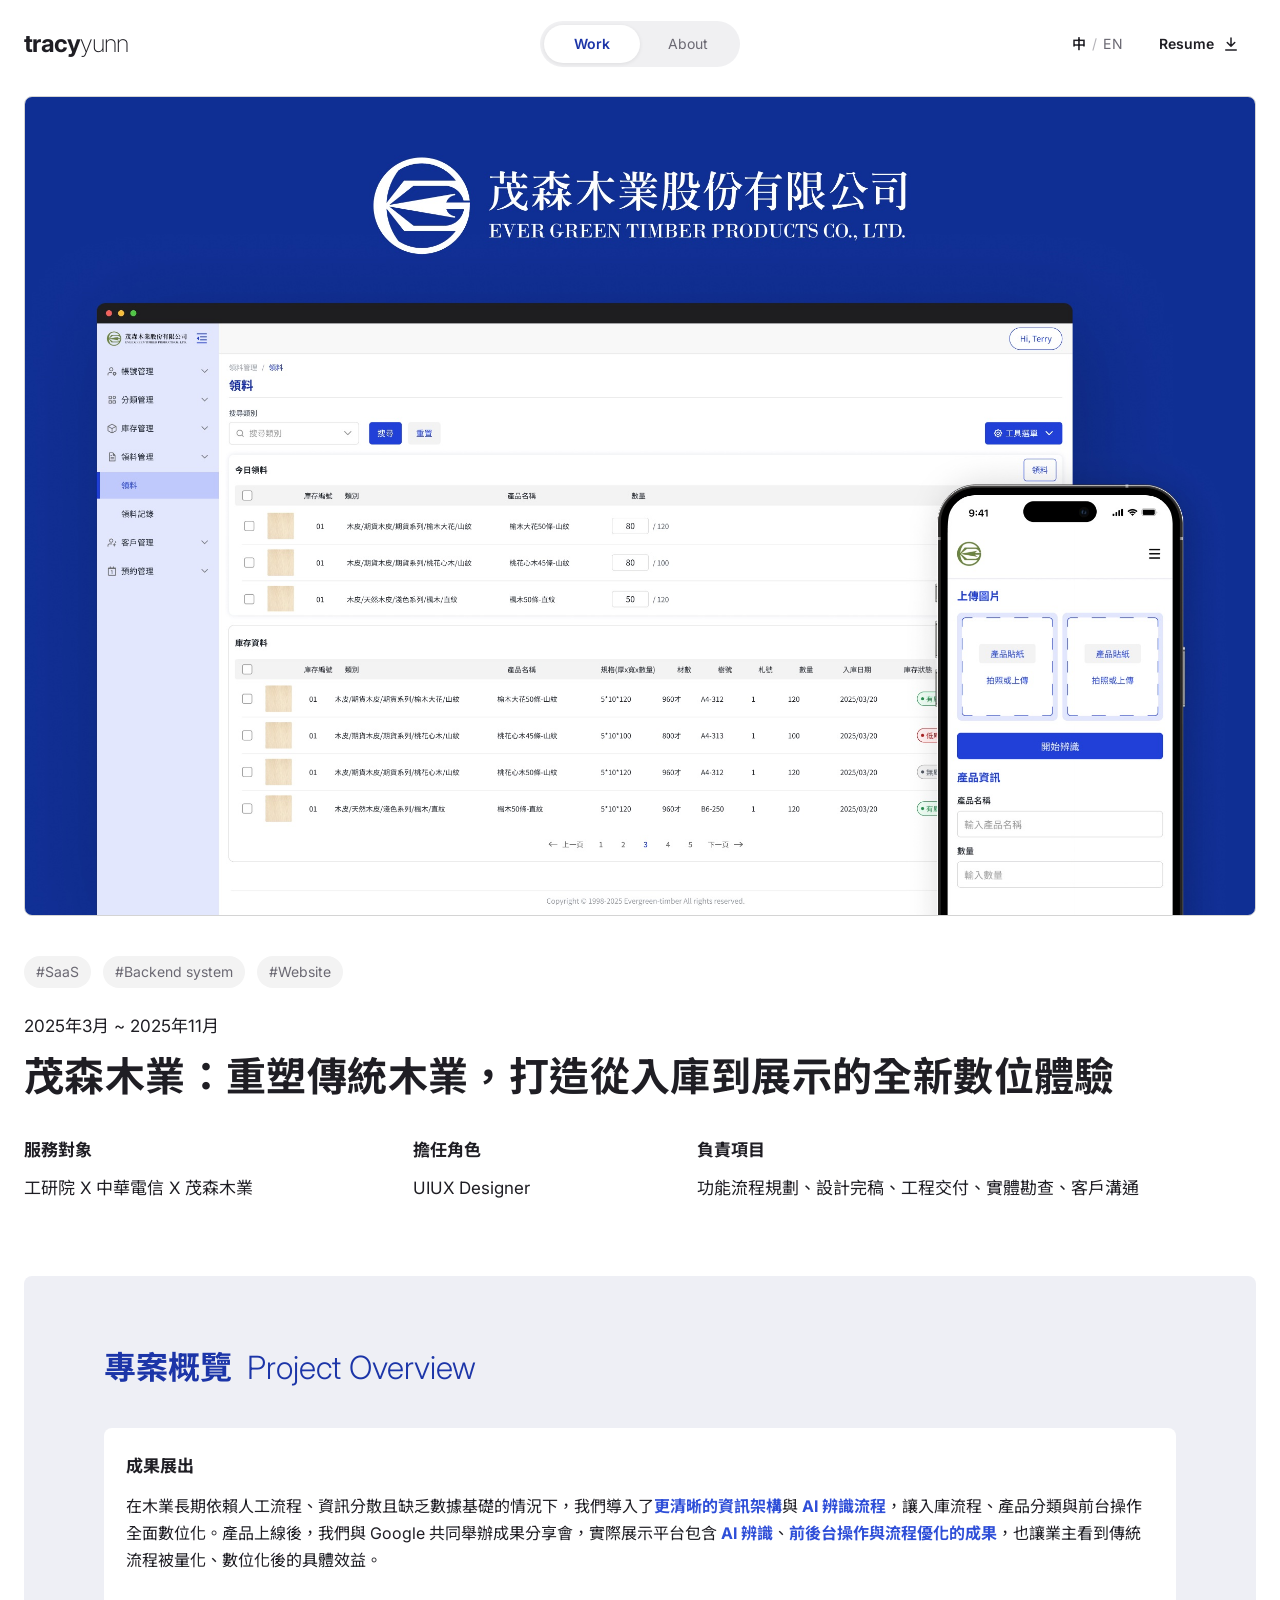
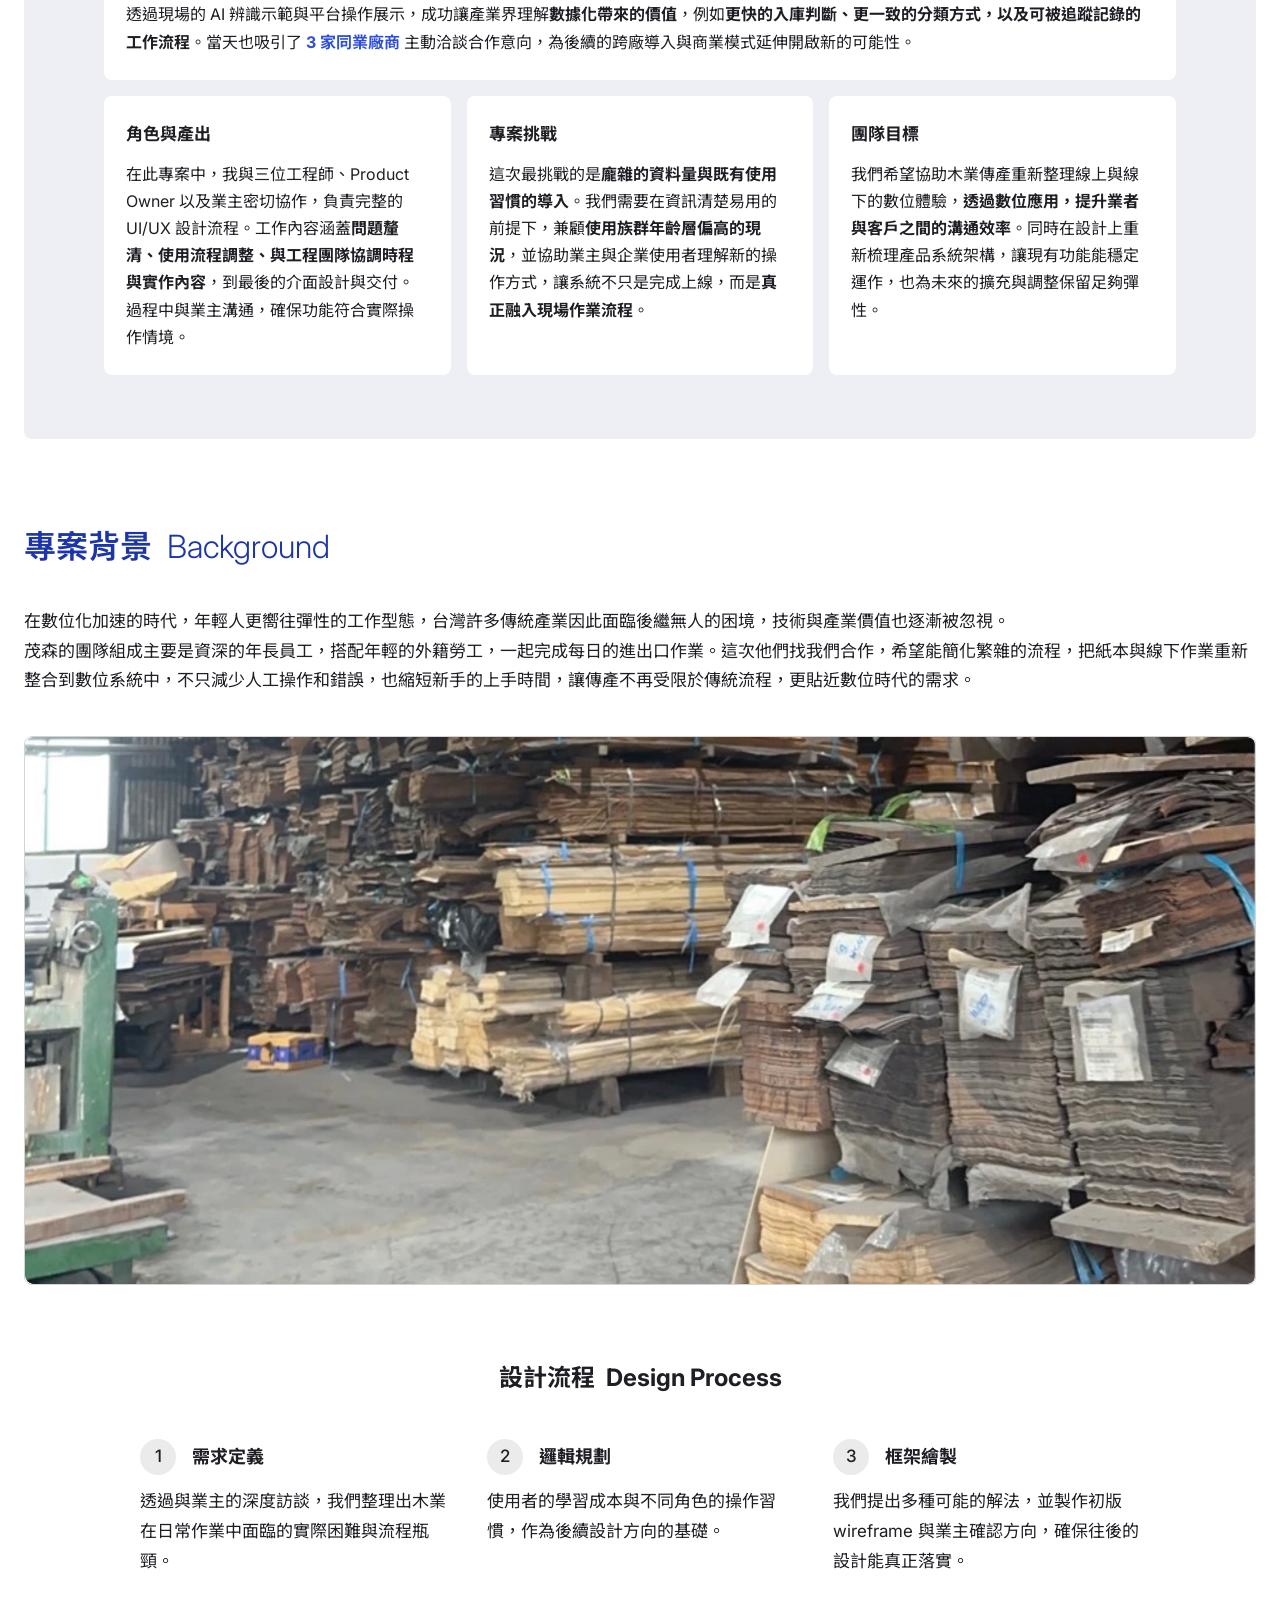
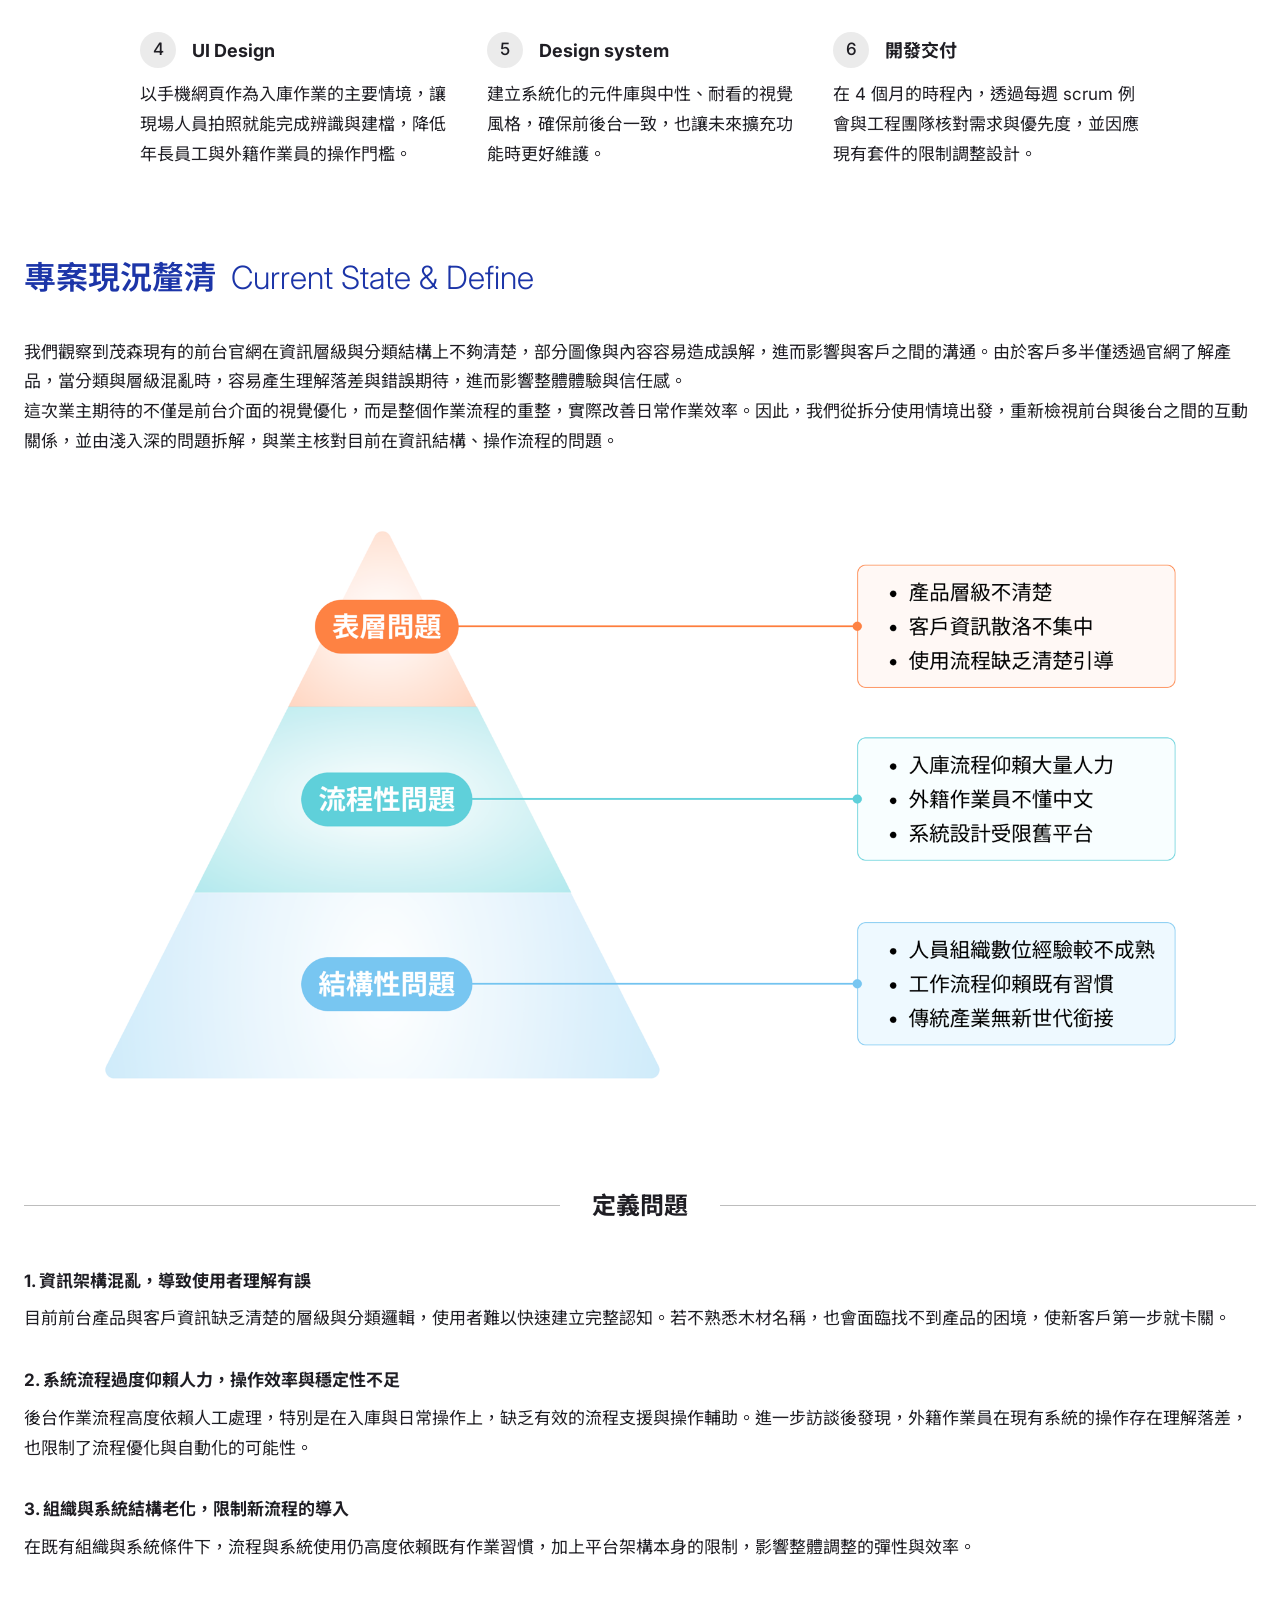
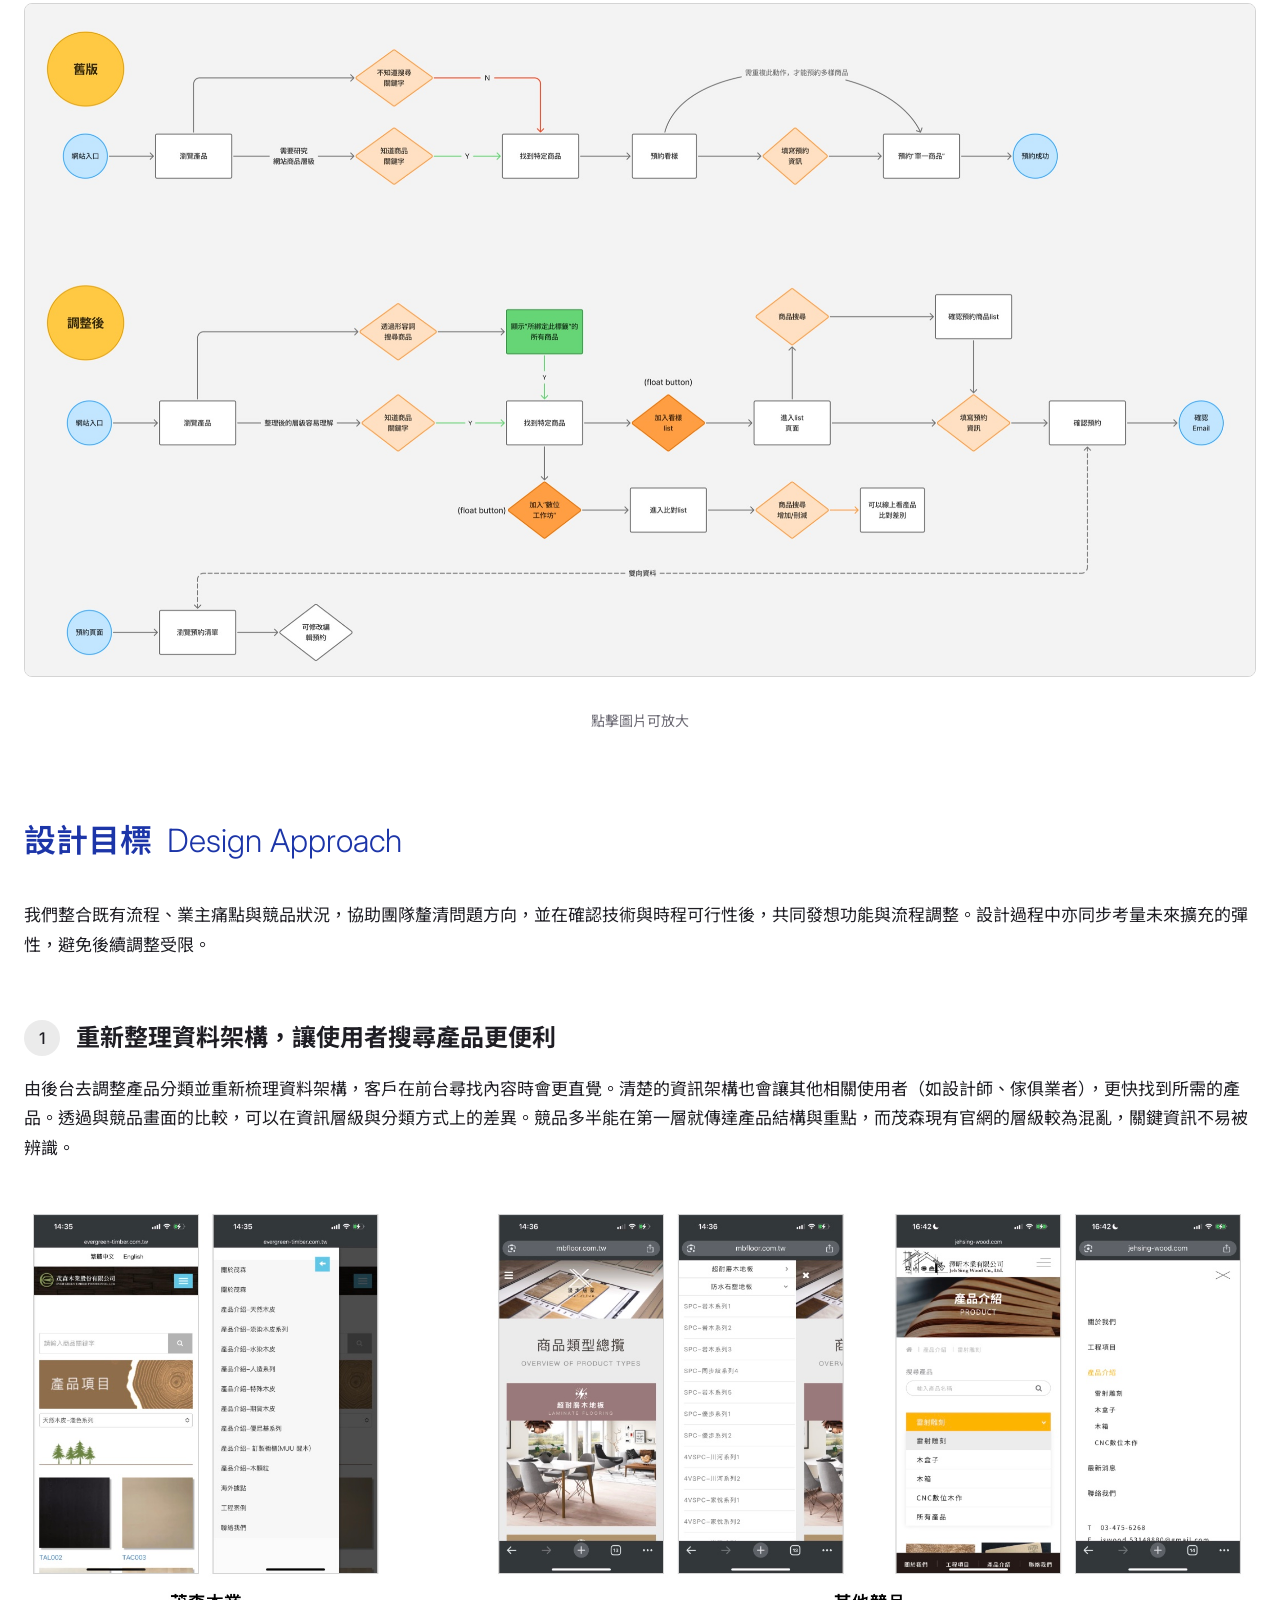
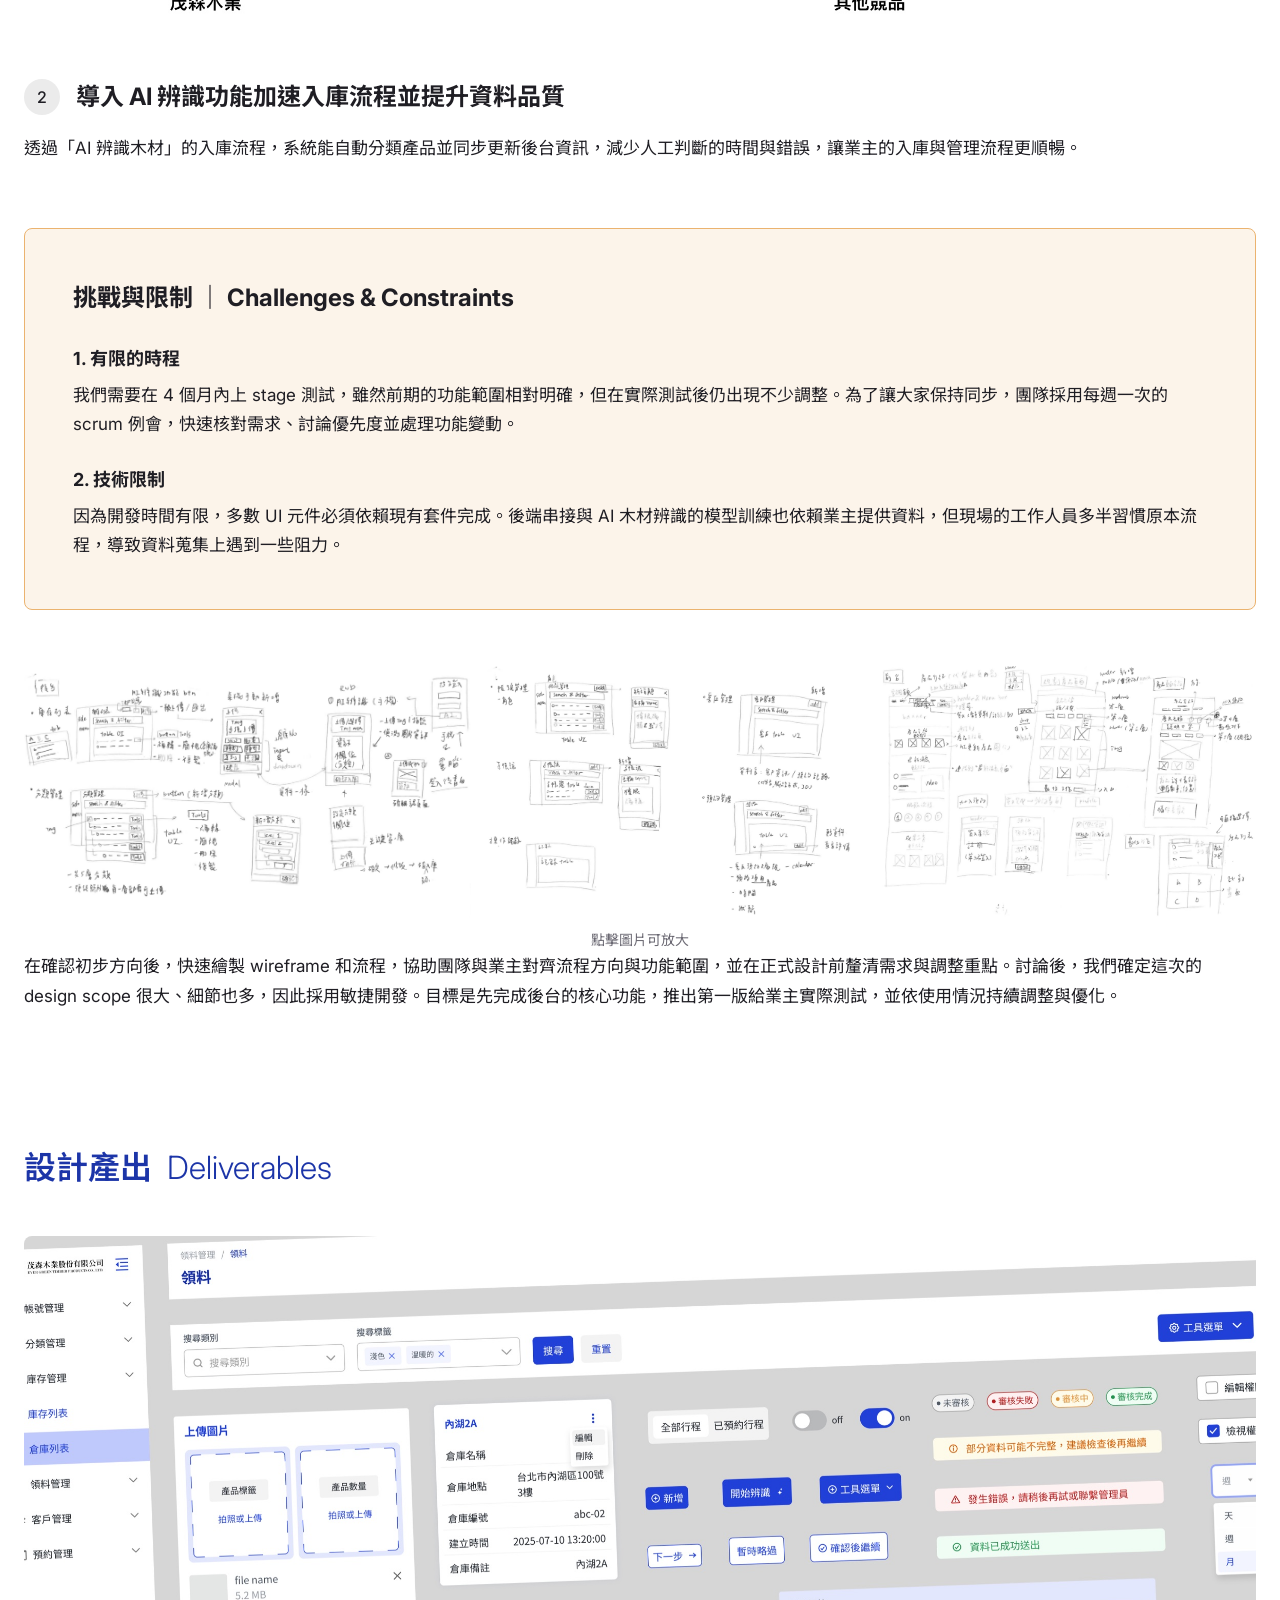
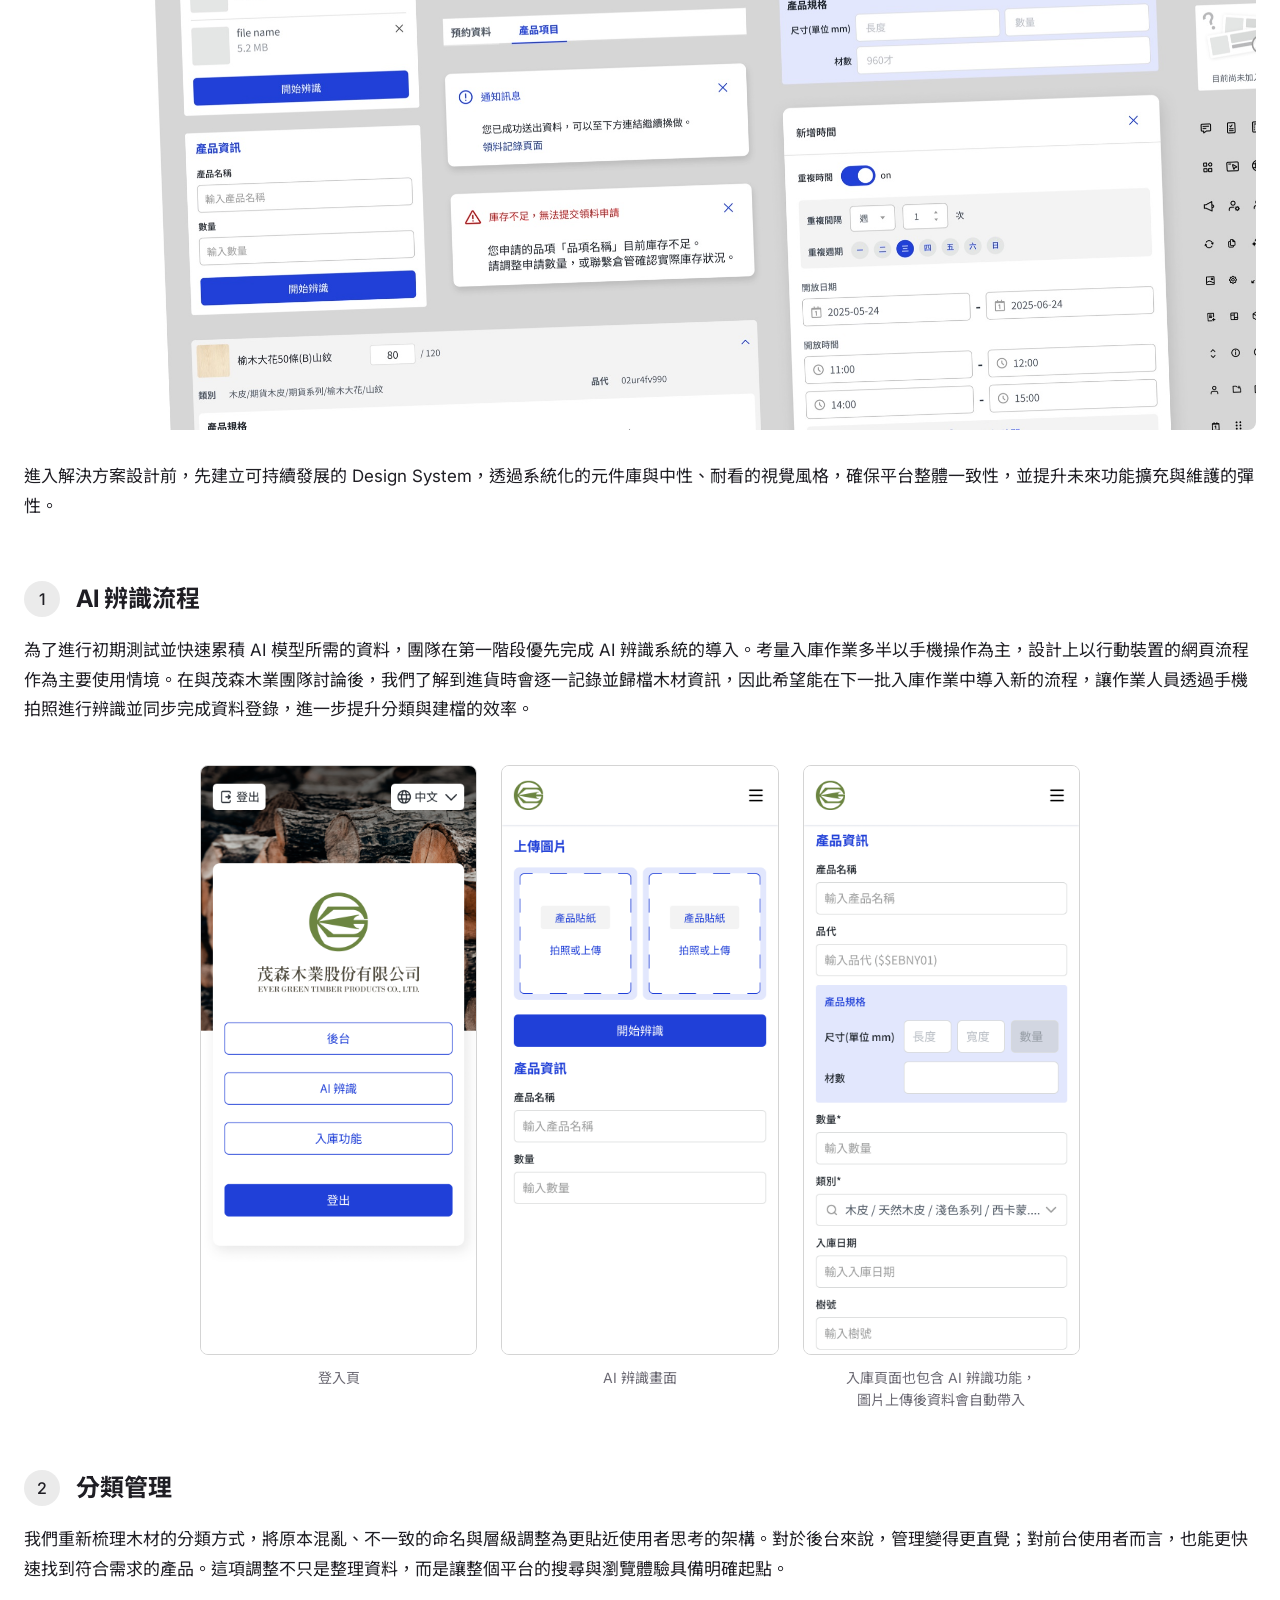
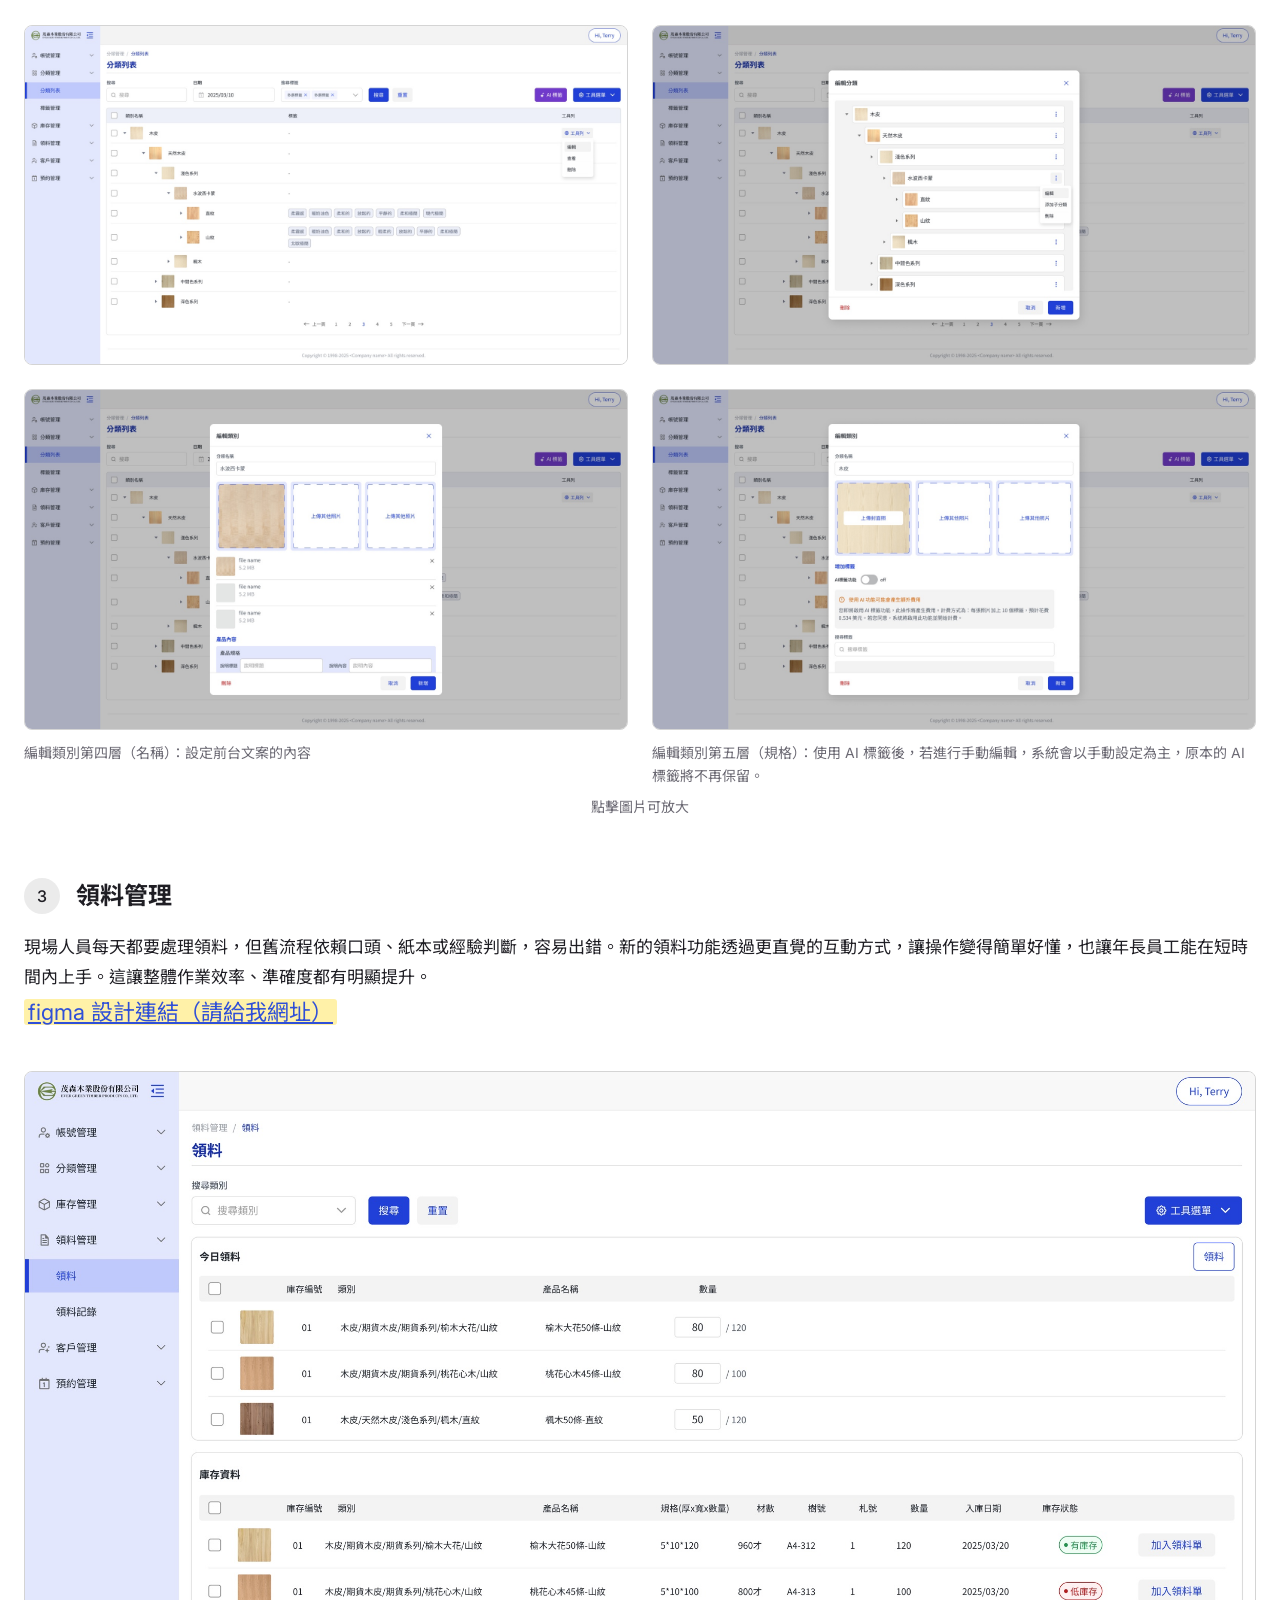
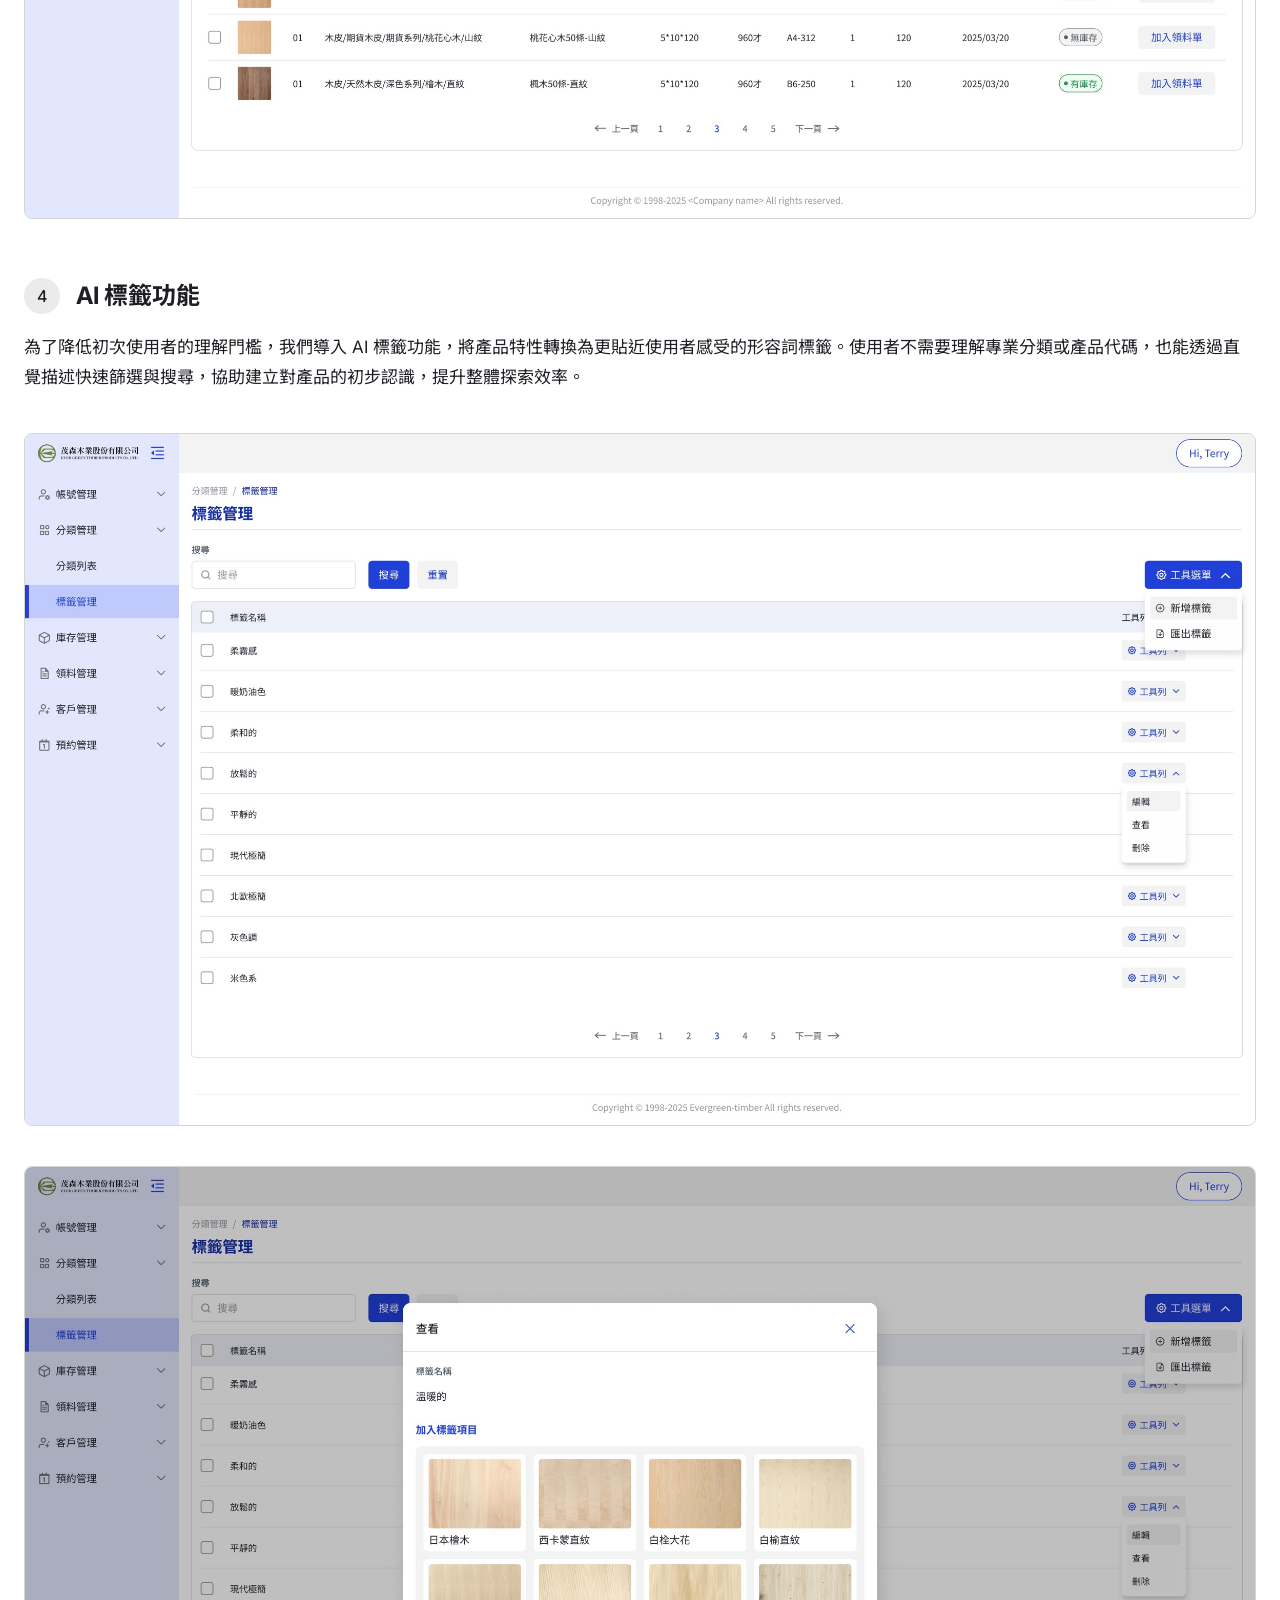
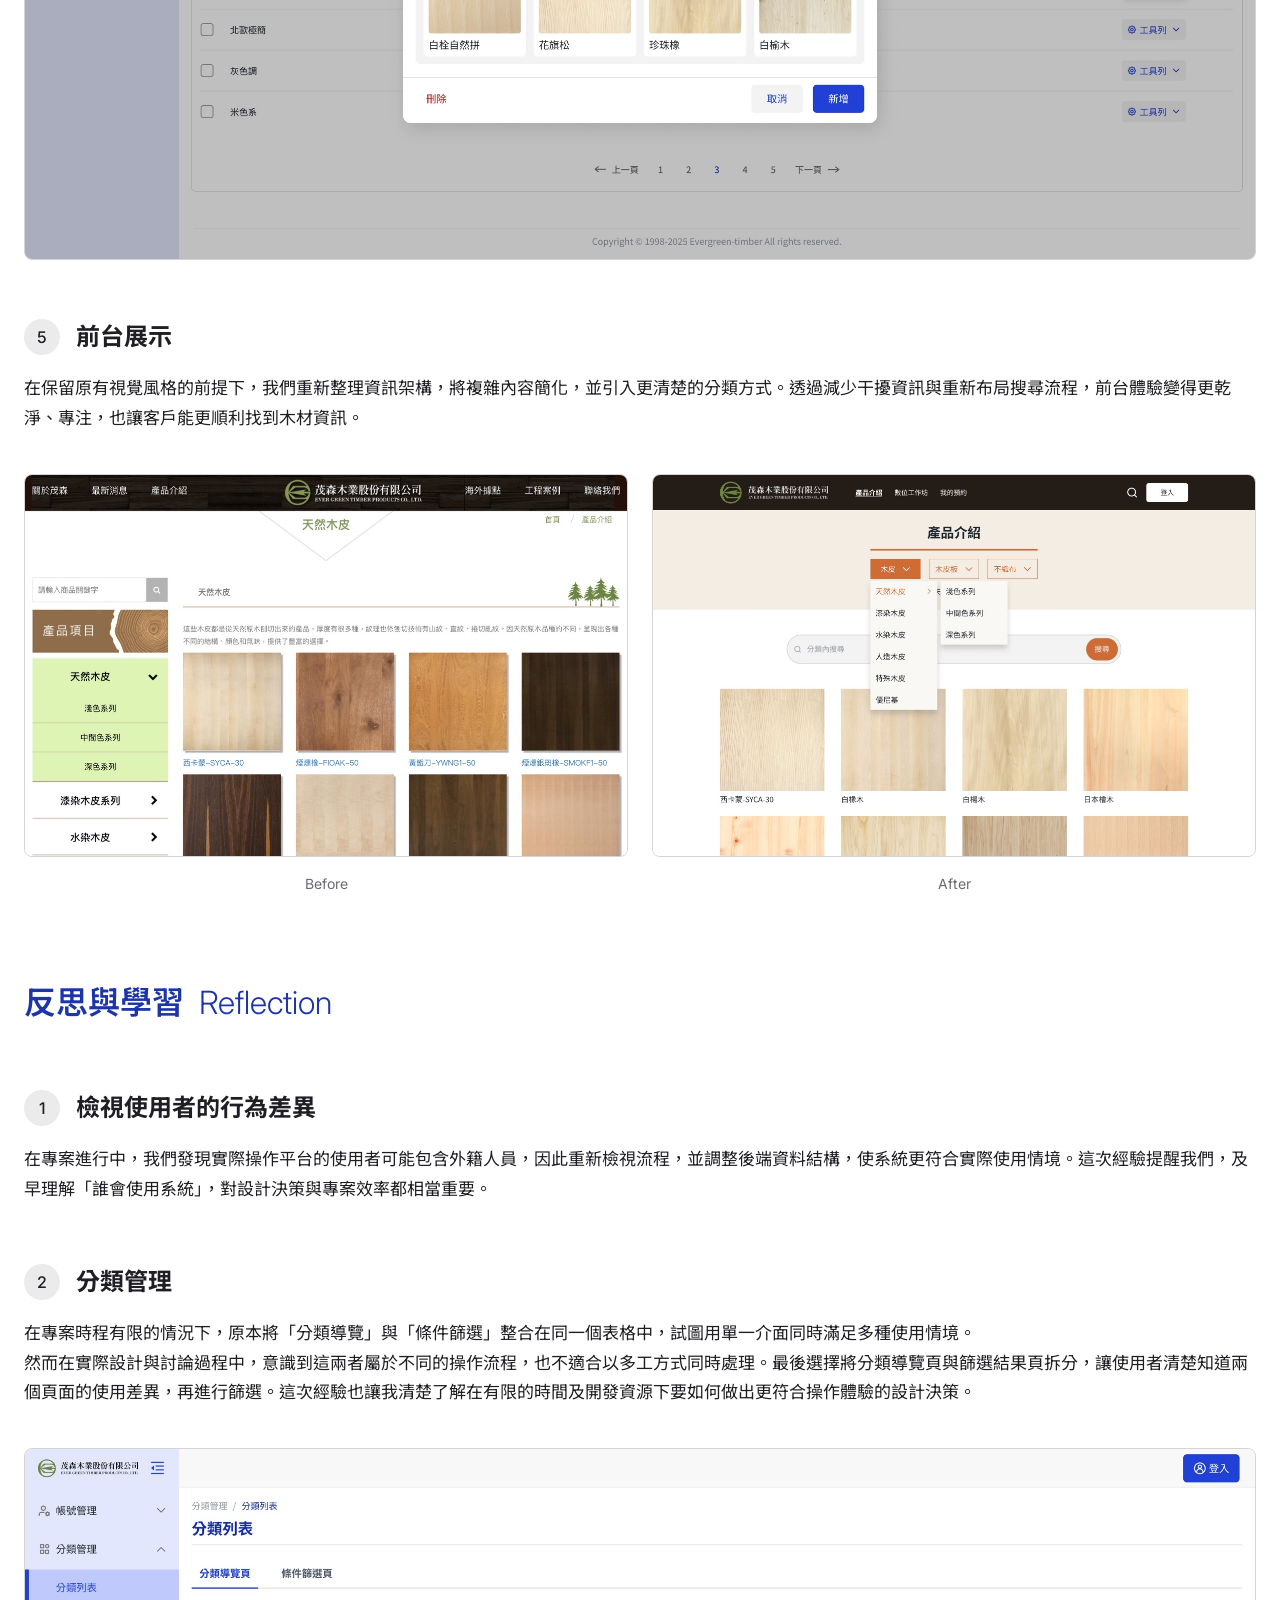
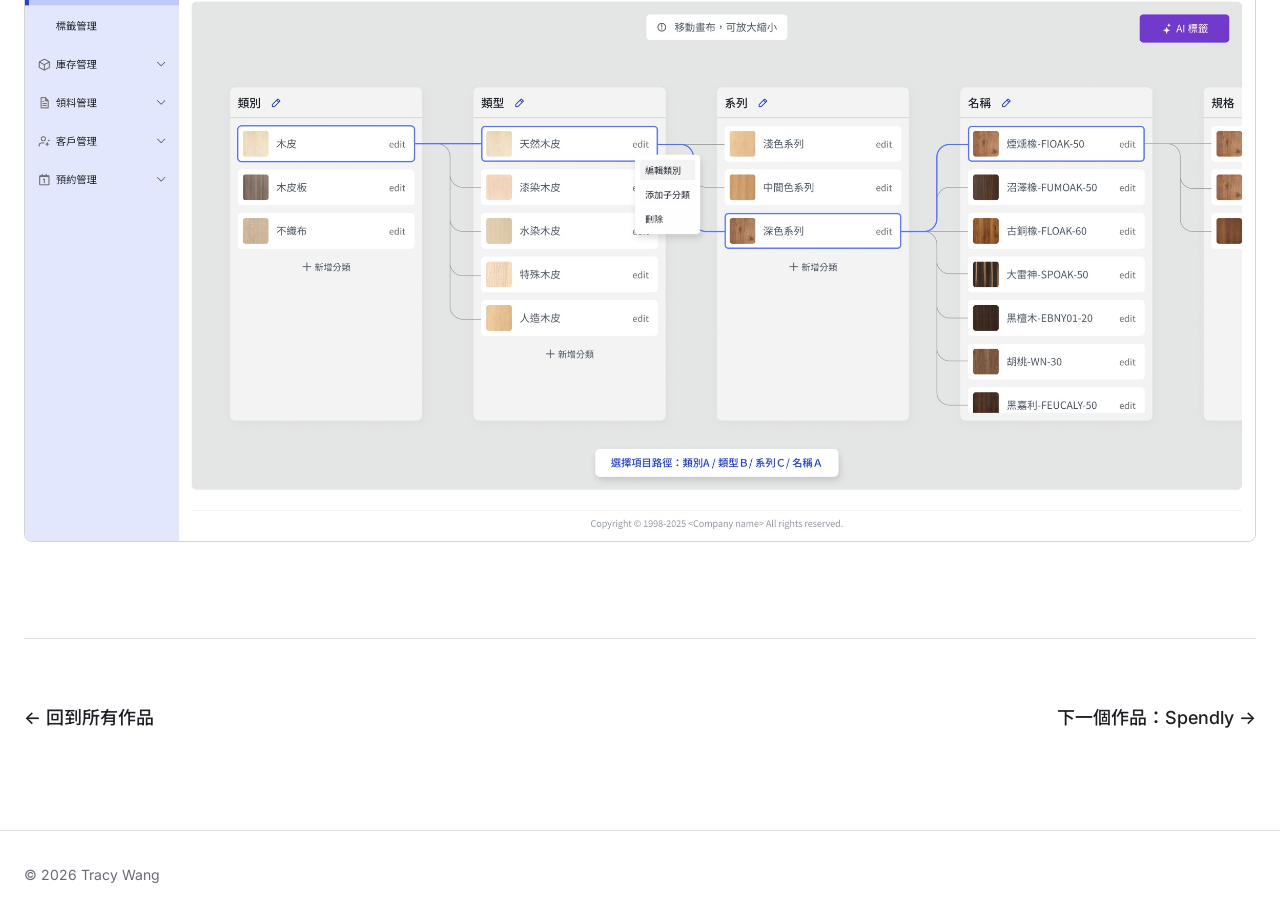
<file: maosen.html>
<!doctype html>
<html lang="zh-Hant"><head>
  <meta charset="utf-8">
  <meta name="viewport" content="width=device-width, initial-scale=1">
  <title>茂森木業 — Tracy Wang</title>
  <link rel="preconnect" href="https://fonts.googleapis.com">
  <link rel="preconnect" href="https://fonts.gstatic.com" crossorigin="">
  <link href="https://fonts.googleapis.com/css2?family=Inter:wght@200;300;400;500;600;700&amp;family=Instrument+Serif:ital@0;1&amp;family=Noto+Sans+TC:wght@400;500;600;700&amp;display=swap" rel="stylesheet">
  <link rel="stylesheet" href="style.css?v=50">
  <script src="site.js?v=51"></script>
</head>
<body>

  <nav class="nav">
    <div class="wrap">
      <a class="logo" href="index.html" aria-label="Tracy Wang 首頁"><b>tracy</b><span>yunn</span></a>
      <button class="menu-btn" aria-label="選單" aria-expanded="false" onclick="var n=this.closest('.nav');var o=n.classList.toggle('open');this.setAttribute('aria-expanded',o);document.body.classList.toggle('menu-open',o)">
        <svg class="ic-open" width="24" height="24" viewBox="0 0 24 24" fill="none" stroke="currentColor" stroke-width="2" stroke-linecap="round"><path d="M4 7h16M4 12h16M4 17h16"></path></svg>
        <svg class="ic-close" width="24" height="24" viewBox="0 0 24 24" fill="none" stroke="currentColor" stroke-width="2" stroke-linecap="round"><path d="M6 6l12 12M18 6L6 18"></path></svg>
      </button>
      <ul>
        <li class="nav-seg"><a href="index.html">Work</a><a href="about.html">About</a></li>
        <li class="nav-right"><a class="lang" href="en/maosen.html" hreflang="en"><b>中</b><span>/</span>EN</a><a class="resume" href="resume/tracy-wang-resume-zh.pdf" target="_blank" rel="noopener">Resume
          <svg width="18" height="18" viewBox="0 0 24 24" fill="none" stroke="currentColor" stroke-width="2" stroke-linecap="round" stroke-linejoin="round"><path d="M12 4v11M7 10l5 5 5-5M5 20h14"></path></svg>
        </a></li>
      </ul>
    </div>
  </nav>

  <main class="wrap cs">

    <!-- 開頭 -->
    <img class="cs-hero" src="images/maosen/hero.jpg" alt="茂森木業後台領料頁與手機 AI 辨識畫面">

    <ul class="cs-tags">
      <li>SaaS</li>
      <li>Backend system</li>
      <li>Website</li>
    </ul>
    <p class="cs-date">2025年3月 ~ 2025年11月</p>
    <h1 class="cs-title">茂森木業：重塑傳統木業，打造從入庫到展示的全新數位體驗</h1>

    <dl class="cs-meta">
      <div><dt>服務對象</dt><dd>工研院 X 中華電信 X 茂森木業</dd></div>
      <div><dt>擔任角色</dt><dd>UIUX Designer</dd></div>
      <div><dt>負責項目</dt><dd>功能流程規劃、設計完稿、工程交付、實體勘查、客戶溝通</dd></div>
    </dl>

    <!-- 專案概覽 -->
    <section class="cs-overview">
      <h2 class="cs-h2">專案概覽 <span>Project Overview</span></h2>
      <div class="card">
        <h3>成果展出</h3>
        <p>在木業長期依賴人工流程、資訊分散且缺乏數據基礎的情況下，我們導入了<em>更清晰的資訊架構</em>與 <em>AI 辨識流程</em>，讓入庫流程、產品分類與前台操作全面數位化。產品上線後，我們與 Google 共同舉辦成果分享會，實際展示平台包含 <em>AI 辨識</em>、<em>前後台操作與流程優化的成果</em>，也讓業主看到傳統流程被量化、數位化後的具體效益。</p>
        <p>透過現場的 AI 辨識示範與平台操作展示，成功讓產業界理解<strong>數據化帶來的價值</strong>，例如<strong>更快的入庫判斷、更一致的分類方式，以及可被追蹤記錄的工作流程</strong>。當天也吸引了 <em>3 家同業廠商</em> 主動洽談合作意向，為後續的跨廠導入與商業模式延伸開啟新的可能性。</p>
      </div>
      <div class="cards-3">
        <div class="card">
          <h3>角色與產出</h3>
          <p>在此專案中，我與三位工程師、Product Owner 以及業主密切協作，負責完整的 UI/UX 設計流程。工作內容涵蓋<strong>問題釐清、使用流程調整、與工程團隊協調時程與實作內容</strong>，到最後的介面設計與交付。過程中與業主溝通，確保功能符合實際操作情境。</p>
        </div>
        <div class="card">
          <h3>專案挑戰</h3>
          <p>這次最挑戰的是<strong>龐雜的資料量與既有使用習慣的導入</strong>。我們需要在資訊清楚易用的前提下，兼顧<strong>使用族群年齡層偏高的現況</strong>，並協助業主與企業使用者理解新的操作方式，讓系統不只是完成上線，而是<strong>真正融入現場作業流程</strong>。</p>
        </div>
        <div class="card">
          <h3>團隊目標</h3>
          <p>我們希望協助木業傳產重新整理線上與線下的數位體驗，<strong>透過數位應用，提升業者與客戶之間的溝通效率</strong>。同時在設計上重新梳理產品系統架構，讓現有功能能穩定運作，也為未來的擴充與調整保留足夠彈性。</p>
        </div>
      </div>
    </section>

    <!-- 專案背景 -->
    <section class="cs-sec">
      <h2 class="cs-h2">專案背景 <span>Background</span></h2>
      <p>在數位化加速的時代，年輕人更嚮往彈性的工作型態，台灣許多傳統產業因此面臨後繼無人的困境，技術與產業價值也逐漸被忽視。</p>
      <p>茂森的團隊組成主要是資深的年長員工，搭配年輕的外籍勞工，一起完成每日的進出口作業。這次他們找我們合作，希望能簡化繁雜的流程，把紙本與線下作業重新整合到數位系統中，不只減少人工操作和錯誤，也縮短新手的上手時間，讓傳產不再受限於傳統流程，更貼近數位時代的需求。</p>
      <img class="cs-img round" src="images/maosen/warehouse.jpg" alt="茂森倉庫現場，堆放大量木皮">

      <!-- 設計流程（專案背景的小段落） -->
      <h3 class="cs-sub center">設計流程 <span>Design Process</span></h3>
      <ol class="process">
        <li><b>需求定義</b><p>透過與業主的深度訪談，我們整理出木業在日常作業中面臨的實際困難與流程瓶頸。</p></li>
        <li><b>邏輯規劃</b><p>使用者的學習成本與不同角色的操作習慣，作為後續設計方向的基礎。</p></li>
        <li><b>框架繪製</b><p>我們提出多種可能的解法，並製作初版 wireframe 與業主確認方向，確保往後的設計能真正落實。</p></li>
        <li><b>UI Design</b><p>以手機網頁作為入庫作業的主要情境，讓現場人員拍照就能完成辨識與建檔，降低年長員工與外籍作業員的操作門檻。</p></li>
        <li><b>Design system</b><p>建立系統化的元件庫與中性、耐看的視覺風格，確保前後台一致，也讓未來擴充功能時更好維護。</p></li>
        <li><b>開發交付</b><p>在 4 個月的時程內，透過每週 scrum 例會與工程團隊核對需求與優先度，並因應現有套件的限制調整設計。</p></li>
      </ol>

    </section>

    <!-- 專案現況釐清 -->
    <section class="cs-sec">
      <h2 class="cs-h2">專案現況釐清 <span>Current State &amp; Define</span></h2>
      <p>我們觀察到茂森現有的前台官網在資訊層級與分類結構上不夠清楚，部分圖像與內容容易造成誤解，進而影響與客戶之間的溝通。由於客戶多半僅透過官網了解產品，當分類與層級混亂時，容易產生理解落差與錯誤期待，進而影響整體體驗與信任感。</p>
      <p>這次業主期待的不僅是前台介面的視覺優化，而是整個作業流程的重整，實際改善日常作業效率。因此，我們從拆分使用情境出發，重新檢視前台與後台之間的互動關係，並由淺入深的問題拆解，與業主核對目前在資訊結構、操作流程的問題。</p>
      <picture class="cs-pic">
        <source media="(max-width: 809px)" srcset="images/maosen/pyramid-phone.png">
        <source media="(max-width: 1199px)" srcset="images/maosen/pyramid-tablet.png">
        <img class="cs-img no-border" src="images/maosen/pyramid-desktop.png" alt="問題金字塔：表層問題（產品層級不清楚、客戶資訊散落不集中、使用流程缺乏清楚引導）、流程性問題（入庫流程仰賴大量人力、外籍作業員不懂中文、系統設計受限舊平台）、結構性問題（人員組織數位經驗較不成熟、工作流程仰賴既有習慣、傳統產業無新世代銜接）">
      </picture>

      <!-- 定義問題（專案現況釐清的小段落） -->
      <h3 class="cs-divider">定義問題</h3>
      <div class="problems">
        <h3>1. 資訊架構混亂，導致使用者理解有誤</h3>
        <p>目前前台產品與客戶資訊缺乏清楚的層級與分類邏輯，使用者難以快速建立完整認知。若不熟悉木材名稱，也會面臨找不到產品的困境，使新客戶第一步就卡關。</p>
        <h3>2. 系統流程過度仰賴人力，操作效率與穩定性不足</h3>
        <p>後台作業流程高度依賴人工處理，特別是在入庫與日常操作上，缺乏有效的流程支援與操作輔助。進一步訪談後發現，外籍作業員在現有系統的操作存在理解落差，也限制了流程優化與自動化的可能性。</p>
        <h3>3. 組織與系統結構老化，限制新流程的導入</h3>
        <p>在既有組織與系統條件下，流程與系統使用仍高度依賴既有作業習慣，加上平台架構本身的限制，影響整體調整的彈性與效率。</p>
      </div>
      <img class="cs-img zoomable" src="images/maosen/flow.jpg" alt="前台預約流程：舊版需要重複動作才能預約多樣商品；調整後可用形容詞搜尋、加入看樣清單一次預約，並加入數位工作坊比對">
      <p class="zoom-hint">點擊圖片可放大</p>
    </section>

    <!-- 設計目標 -->
    <section class="cs-sec">
      <h2 class="cs-h2">設計目標 <span>Design Approach</span></h2>
      <p>我們整合既有流程、業主痛點與競品狀況，協助團隊釐清問題方向，並在確認技術與時程可行性後，共同發想功能與流程調整。設計過程中亦同步考量未來擴充的彈性，避免後續調整受限。</p>

      <h3 class="goal"><i>1</i>重新整理資料架構，讓使用者搜尋產品更便利</h3>
      <p>由後台去調整產品分類並重新梳理資料架構，客戶在前台尋找內容時會更直覺。清楚的資訊架構也會讓其他相關使用者（如設計師、傢俱業者），更快找到所需的產品。透過與競品畫面的比較，可以在資訊層級與分類方式上的差異。競品多半能在第一層就傳達產品結構與重點，而茂森現有官網的層級較為混亂，關鍵資訊不易被辨識。</p>
      <img class="cs-img no-border" src="images/maosen/competitors.jpg" alt="茂森木業官網與其他競品官網的手機畫面比較">

      <h3 class="goal"><i>2</i>導入 AI 辨識功能加速入庫流程並提升資料品質</h3>
      <p>透過「AI 辨識木材」的入庫流程，系統能自動分類產品並同步更新後台資訊，減少人工判斷的時間與錯誤，讓業主的入庫與管理流程更順暢。</p>

      <div class="constraints">
        <h3>挑戰與限制 ｜ Challenges &amp; Constraints</h3>
        <h4>1. 有限的時程</h4>
        <p>我們需要在 4 個月內上 stage 測試，雖然前期的功能範圍相對明確，但在實際測試後仍出現不少調整。為了讓大家保持同步，團隊採用每週一次的 scrum 例會，快速核對需求、討論優先度並處理功能變動。</p>
        <h4>2. 技術限制</h4>
        <p>因為開發時間有限，多數 UI 元件必須依賴現有套件完成。後端串接與 AI 木材辨識的模型訓練也依賴業主提供資料，但現場的工作人員多半習慣原本流程，導致資料蒐集上遇到一些阻力。</p>
      </div>

      <div class="sketches">
        <img class="zoomable s1" src="images/maosen/sketch-1.jpg" alt="手繪草圖：後台庫存列表、分類管理與手機 AI 辨識流程">
        <img class="zoomable s2" src="images/maosen/sketch-2.jpg" alt="手繪草圖：帳號管理、客戶管理、預約管理與操作記錄">
        <img class="zoomable s3" src="images/maosen/sketch-3.jpg" alt="手繪草圖：前台官網首頁、產品頁、預約與數位工作坊">
      </div>
      <p class="zoom-hint">點擊圖片可放大</p>
      <p class="sketch-text">在確認初步方向後，快速繪製 wireframe 和流程，協助團隊與業主對齊流程方向與功能範圍，並在正式設計前釐清需求與調整重點。討論後，我們確定這次的 design scope 很大、細節也多，因此採用敏捷開發。目標是先完成後台的核心功能，推出第一版給業主實際測試，並依使用情況持續調整與優化。</p>
    </section>

    <!-- 設計產出 -->
    <section class="cs-sec cs-sec--far">
      <h2 class="cs-h2">設計產出 <span>Deliverables</span></h2>
      <img class="cs-img no-border" src="images/maosen/design-system.jpg" alt="茂森後台 Design System 元件總覽">
      <p>進入解決方案設計前，先建立可持續發展的 Design System，透過系統化的元件庫與中性、耐看的視覺風格，確保平台整體一致性，並提升未來功能擴充與維護的彈性。</p>

      <h3 class="goal"><i>1</i>AI 辨識流程</h3>
      <p>為了進行初期測試並快速累積 AI 模型所需的資料，團隊在第一階段優先完成 AI 辨識系統的導入。考量入庫作業多半以手機操作為主，設計上以行動裝置的網頁流程作為主要使用情境。在與茂森木業團隊討論後，我們了解到進貨時會逐一記錄並歸檔木材資訊，因此希望能在下一批入庫作業中導入新的流程，讓作業人員透過手機拍照進行辨識並同步完成資料登錄，進一步提升分類與建檔的效率。</p>
      <div class="phones-3">
        <figure><img src="images/maosen/ai-login.png" alt="登入頁"><figcaption>登入頁</figcaption></figure>
        <figure><img src="images/maosen/ai-scan.png" alt="AI 辨識畫面：上傳產品貼紙照片後開始辨識"><figcaption>AI 辨識畫面</figcaption></figure>
        <figure><img src="images/maosen/ai-stock.png" alt="入庫頁面：產品資訊表單"><figcaption>入庫頁面也包含 AI 辨識功能，圖片上傳後資料會自動帶入</figcaption></figure>
      </div>

      <h3 class="goal"><i>2</i>分類管理</h3>
      <p>我們重新梳理木材的分類方式，將原本混亂、不一致的命名與層級調整為更貼近使用者思考的架構。對於後台來說，管理變得更直覺；對前台使用者而言，也能更快速找到符合需求的產品。這項調整不只是整理資料，而是讓整個平台的搜尋與瀏覽體驗具備明確起點。</p>
      <div class="shots-2">
        <figure><img class="zoomable" src="images/maosen/category-1.jpg" alt="分類列表：以樹狀層級呈現木皮分類與標籤"></figure>
        <figure><img class="zoomable" src="images/maosen/category-2.jpg" alt="編輯分類視窗：可編輯、添加子分類或刪除"></figure>
        <figure><img class="zoomable" src="images/maosen/category-3.jpg" alt="編輯類別第四層：上傳照片與設定產品內容"><figcaption>編輯類別第四層（名稱）：設定前台文案的內容</figcaption></figure>
        <figure><img class="zoomable" src="images/maosen/category-4.jpg" alt="編輯類別第五層：開啟 AI 標籤功能與費用提示"><figcaption>編輯類別第五層（規格）：使用 AI 標籤後，若進行手動編輯，系統會以手動設定為主，原本的 AI 標籤將不再保留。</figcaption></figure>
      </div>
      <p class="zoom-hint">點擊圖片可放大</p>

      <h3 class="goal"><i>3</i>領料管理</h3>
      <p>現場人員每天都要處理領料，但舊流程依賴口頭、紙本或經驗判斷，容易出錯。新的領料功能透過更直覺的互動方式，讓操作變得簡單好懂，也讓年長員工能在短時間內上手。這讓整體作業效率、準確度都有明顯提升。</p>
      <p><a class="link" href="#"><span class="todo">figma 設計連結（請給我網址）</span></a></p>
      <video class="cs-img" src="images/maosen/pick-flow.mp4" poster="images/maosen/pick.jpg" autoplay="" muted="" loop="" playsinline="" aria-label="領料流程操作影片：從庫存資料加入領料單，再到今日領料送出"></video>

      <h3 class="goal"><i>4</i>AI 標籤功能</h3>
      <p>為了降低初次使用者的理解門檻，我們導入 AI 標籤功能，將產品特性轉換為更貼近使用者感受的形容詞標籤。使用者不需要理解專業分類或產品代碼，也能透過直覺描述快速篩選與搜尋，協助建立對產品的初步認識，提升整體探索效率。</p>
      <img class="cs-img" src="images/maosen/tags.jpg" alt="標籤管理後台畫面">
      <img class="cs-img" src="images/maosen/tags-view.jpg" alt="查看標籤「溫暖的」所包含的木皮產品">

      <h3 class="goal"><i>5</i>前台展示</h3>
      <p>在保留原有視覺風格的前提下，我們重新整理資訊架構，將複雜內容簡化，並引入更清楚的分類方式。透過減少干擾資訊與重新布局搜尋流程，前台體驗變得更乾淨、專注，也讓客戶能更順利找到木材資訊。</p>
      <div class="pair">
        <figure class="cs-fig">
          <img src="images/maosen/before.jpg" alt="改版前的茂森官網產品頁">
          <figcaption>Before</figcaption>
        </figure>
        <figure class="cs-fig">
          <img src="images/maosen/after.jpg" alt="改版後的茂森官網產品頁">
          <figcaption>After</figcaption>
        </figure>
      </div>
    </section>

    <!-- 反思與學習 -->
    <section class="cs-sec">
      <h2 class="cs-h2">反思與學習 <span>Reflection</span></h2>

      <h3 class="goal"><i>1</i>檢視使用者的行為差異</h3>
      <p>在專案進行中，我們發現實際操作平台的使用者可能包含外籍人員，因此重新檢視流程，並調整後端資料結構，使系統更符合實際使用情境。這次經驗提醒我們，及早理解「誰會使用系統」，對設計決策與專案效率都相當重要。</p>

      <h3 class="goal"><i>2</i>分類管理</h3>
      <p>在專案時程有限的情況下，原本將「分類導覽」與「條件篩選」整合在同一個表格中，試圖用單一介面同時滿足多種使用情境。</p>
      <p>然而在實際設計與討論過程中，意識到這兩者屬於不同的操作流程，也不適合以多工方式同時處理。最後選擇將分類導覽頁與篩選結果頁拆分，讓使用者清楚知道兩個頁面的使用差異，再進行篩選。這次經驗也讓我清楚了解在有限的時間及開發資源下要如何做出更符合操作體驗的設計決策。</p>
      <img class="cs-img" src="images/maosen/category-canvas.jpg" alt="拆分後的分類導覽頁：類別、類型、系列、名稱、規格五欄">
    </section>

  </main>

  <nav class="next-project wrap" aria-label="作品導覽">
    <a class="back" href="index.html#work">← 回到所有作品</a>
    <a class="next" href="spendly.html">下一個作品：Spendly →</a>
  </nav>

  <footer class="footer">
    <div class="wrap">© 2026 Tracy Wang</div>
  </footer>

  <!-- 點圖放大 -->
  <div class="lightbox" aria-hidden="true">
    <button class="lb-close" aria-label="關閉">×</button>
    <img alt="">
  </div>
  <script>
    const lb = document.querySelector('.lightbox');
    const lbImg = lb.querySelector('img');
    document.querySelectorAll('.zoomable').forEach(img => {
      img.addEventListener('click', () => {
        lbImg.src = img.src;
        lbImg.alt = img.alt;
        lb.classList.add('open');
        lb.setAttribute('aria-hidden', 'false');
        document.body.style.overflow = 'hidden';
      });
    });
    const close = () => { lb.classList.remove('open'); lb.setAttribute('aria-hidden', 'true'); document.body.style.overflow = ''; };
    lb.addEventListener('click', e => { if (e.target !== lbImg) close(); });
    document.addEventListener('keydown', e => { if (e.key === 'Escape') close(); });
  </script>



</body></html>
</file>
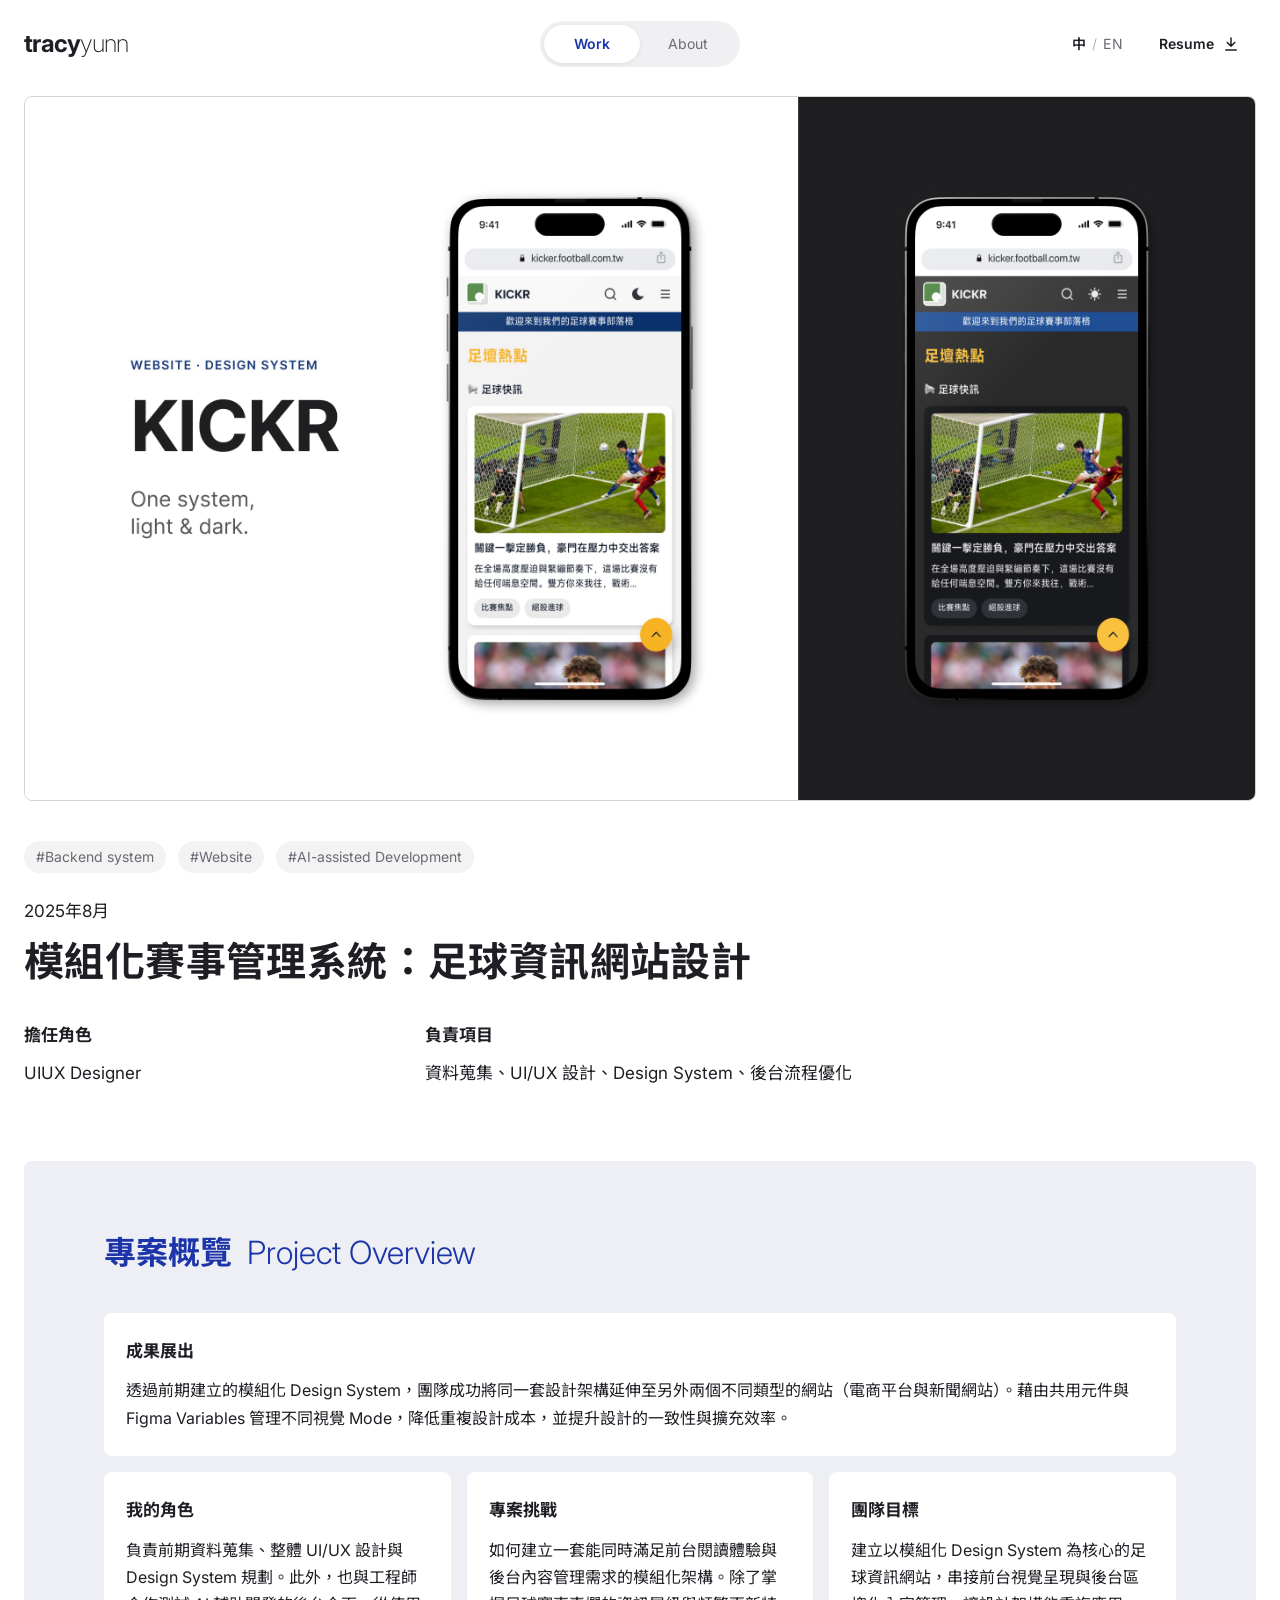
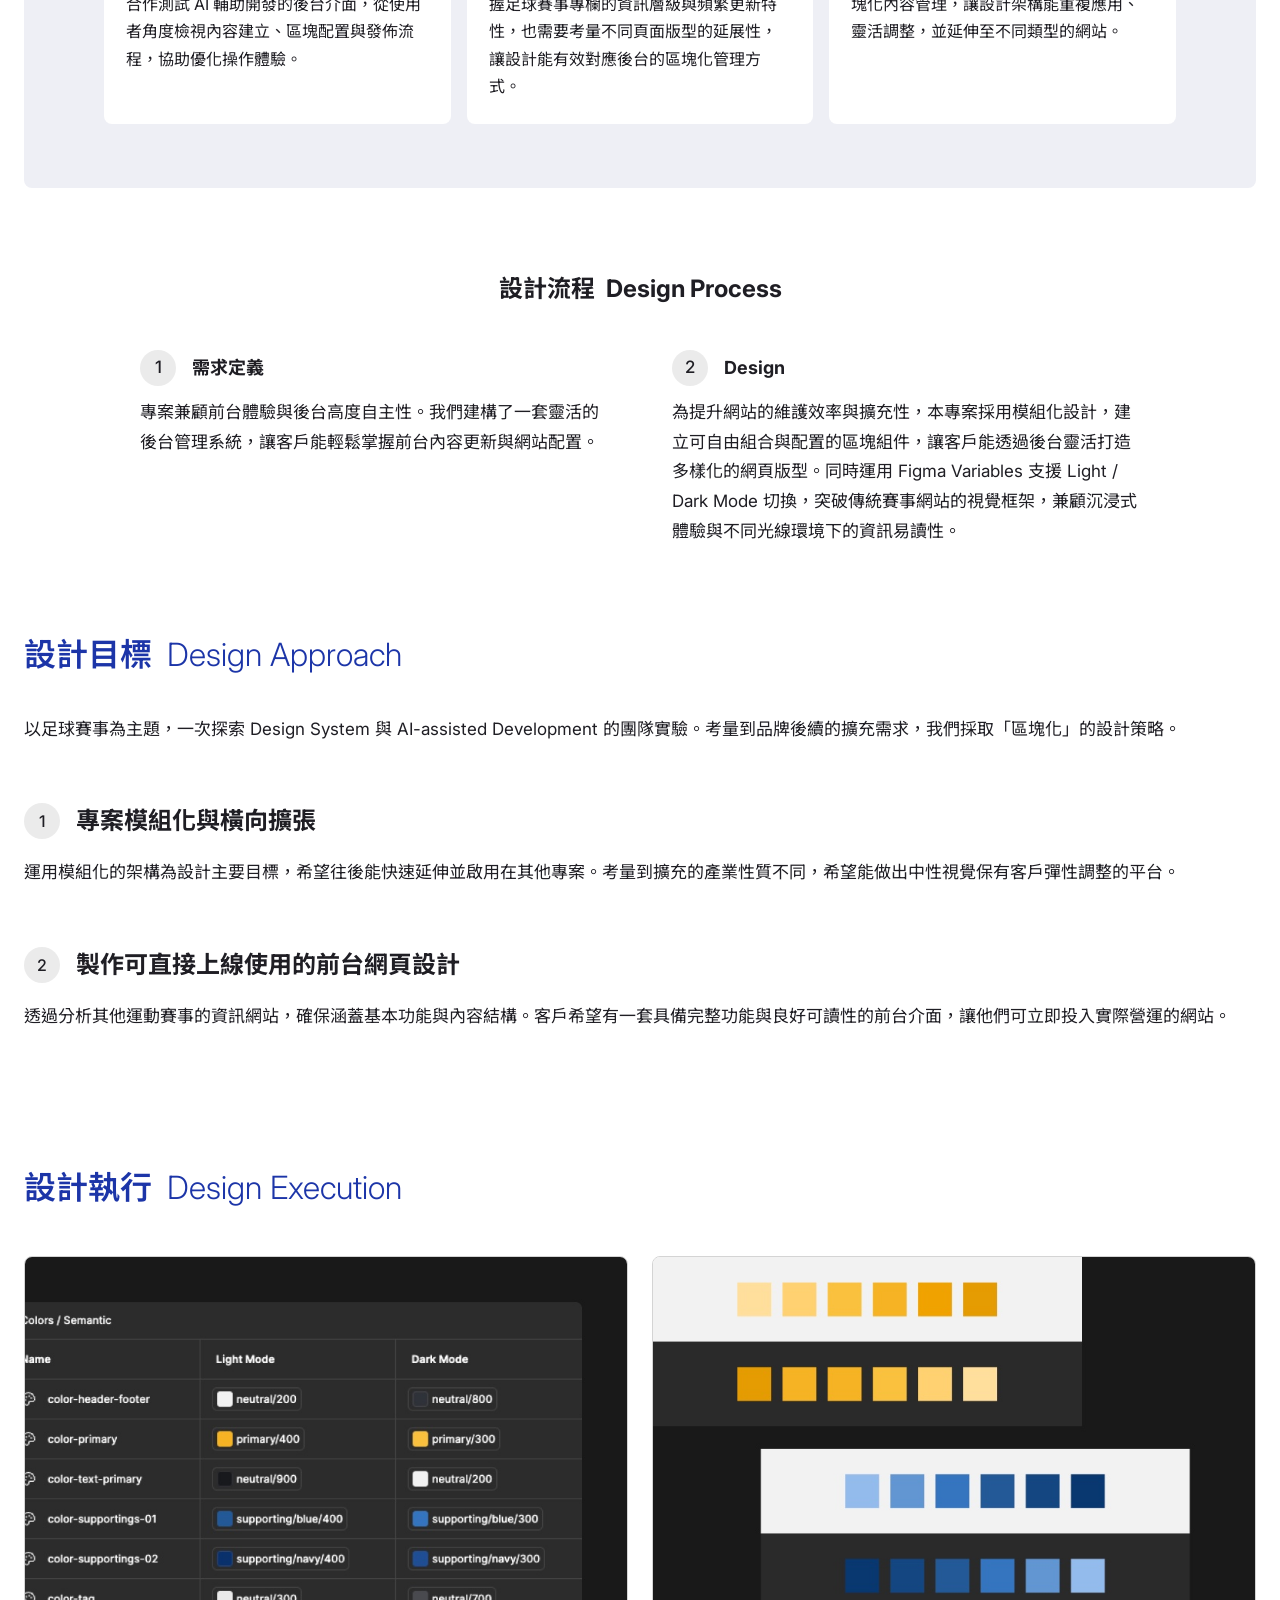
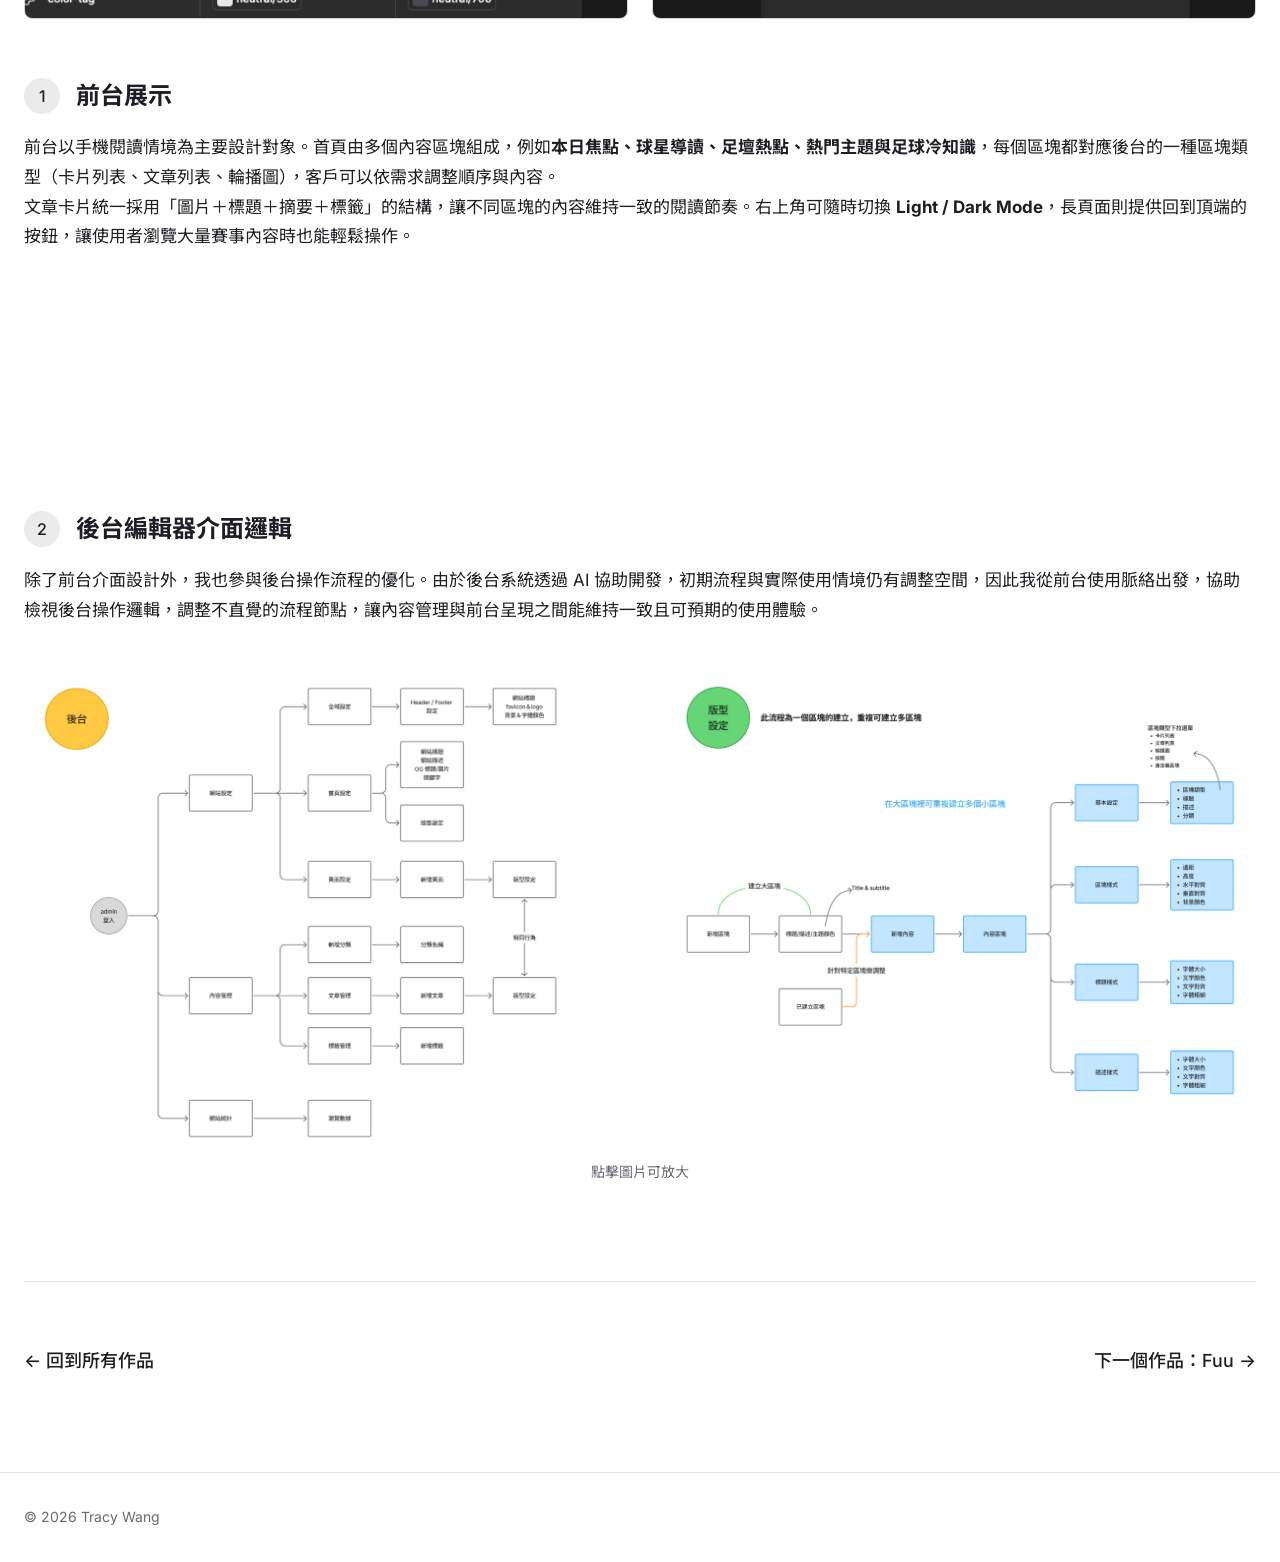
<file: modular.html>
<!doctype html>
<html lang="zh-Hant"><head>
  <meta charset="utf-8">
  <meta name="viewport" content="width=device-width, initial-scale=1">
  <title>模組化網站設計 — Tracy Wang</title>
  <link rel="preconnect" href="https://fonts.googleapis.com">
  <link rel="preconnect" href="https://fonts.gstatic.com" crossorigin="">
  <link href="https://fonts.googleapis.com/css2?family=Inter:wght@200;300;400;500;600;700&amp;family=Instrument+Serif:ital@0;1&amp;family=Noto+Sans+TC:wght@400;500;600;700&amp;display=swap" rel="stylesheet">
  <link rel="stylesheet" href="style.css?v=50">
  <script src="site.js?v=51"></script>
</head>
<body>

  <nav class="nav">
    <div class="wrap">
      <a class="logo" href="index.html" aria-label="Tracy Wang 首頁"><b>tracy</b><span>yunn</span></a>
      <button class="menu-btn" aria-label="選單" aria-expanded="false" onclick="var n=this.closest('.nav');var o=n.classList.toggle('open');this.setAttribute('aria-expanded',o);document.body.classList.toggle('menu-open',o)">
        <svg class="ic-open" width="24" height="24" viewBox="0 0 24 24" fill="none" stroke="currentColor" stroke-width="2" stroke-linecap="round"><path d="M4 7h16M4 12h16M4 17h16"></path></svg>
        <svg class="ic-close" width="24" height="24" viewBox="0 0 24 24" fill="none" stroke="currentColor" stroke-width="2" stroke-linecap="round"><path d="M6 6l12 12M18 6L6 18"></path></svg>
      </button>
      <ul>
        <li class="nav-seg"><a href="index.html">Work</a><a href="about.html">About</a></li>
        <li class="nav-right"><a class="lang" href="en/modular.html" hreflang="en"><b>中</b><span>/</span>EN</a><a class="resume" href="resume/tracy-wang-resume-zh.pdf" target="_blank" rel="noopener">Resume
          <svg width="18" height="18" viewBox="0 0 24 24" fill="none" stroke="currentColor" stroke-width="2" stroke-linecap="round" stroke-linejoin="round"><path d="M12 4v11M7 10l5 5 5-5M5 20h14"></path></svg>
        </a></li>
      </ul>
    </div>
  </nav>

  <main class="wrap cs">

    <!-- 開頭 -->
    <img class="cs-hero" src="images/modular/hero.jpg" alt="模組化賽事管理系統：足球資訊網站設計，Light 與 Dark Mode 的手機畫面">

    <ul class="cs-tags">
      <li>Backend system</li>
      <li>Website</li>
      <li>AI-assisted Development</li>
    </ul>
    <p class="cs-date">2025年8月</p>
    <h1 class="cs-title">模組化賽事管理系統：足球資訊網站設計</h1>

    <dl class="cs-meta">
      <div><dt>擔任角色</dt><dd>UIUX Designer</dd></div>
      <div><dt>負責項目</dt><dd>資料蒐集、UI/UX 設計、Design System、後台流程優化</dd></div>
    </dl>

    <!-- 專案概覽 -->
    <section class="cs-overview">
      <h2 class="cs-h2">專案概覽 <span>Project Overview</span></h2>
      <div class="card">
        <h3>成果展出</h3>
        <p>透過前期建立的模組化 Design System，團隊成功將同一套設計架構延伸至另外兩個不同類型的網站（電商平台與新聞網站）。藉由共用元件與 Figma Variables 管理不同視覺 Mode，降低重複設計成本，並提升設計的一致性與擴充效率。</p>
      </div>
      <div class="cards-3">
        <div class="card">
          <h3>我的角色</h3>
          <p>負責前期資料蒐集、整體 UI/UX 設計與 Design System 規劃。此外，也與工程師合作測試 AI 輔助開發的後台介面，從使用者角度檢視內容建立、區塊配置與發佈流程，協助優化操作體驗。</p>
        </div>
        <div class="card">
          <h3>專案挑戰</h3>
          <p>如何建立一套能同時滿足前台閱讀體驗與後台內容管理需求的模組化架構。除了掌握足球賽事專欄的資訊層級與頻繁更新特性，也需要考量不同頁面版型的延展性，讓設計能有效對應後台的區塊化管理方式。</p>
        </div>
        <div class="card">
          <h3>團隊目標</h3>
          <p>建立以模組化 Design System 為核心的足球資訊網站，串接前台視覺呈現與後台區塊化內容管理，讓設計架構能重複應用、靈活調整，並延伸至不同類型的網站。</p>
        </div>
      </div>
    </section>

    <!-- 設計流程 -->
    <section class="cs-sec">
      <h3 class="cs-sub center">設計流程 <span>Design Process</span></h3>
      <ol class="process">
        <li><b>需求定義</b><p>專案兼顧前台體驗與後台高度自主性。我們建構了一套靈活的後台管理系統，讓客戶能輕鬆掌握前台內容更新與網站配置。</p></li>
        <li><b>Design</b><p>為提升網站的維護效率與擴充性，本專案採用模組化設計，建立可自由組合與配置的區塊組件，讓客戶能透過後台靈活打造多樣化的網頁版型。同時運用 Figma Variables 支援 Light / Dark Mode 切換，突破傳統賽事網站的視覺框架，兼顧沉浸式體驗與不同光線環境下的資訊易讀性。</p></li>
      </ol>
    </section>

    <!-- 設計目標 -->
    <section class="cs-sec">
      <h2 class="cs-h2">設計目標 <span>Design Approach</span></h2>
      <p>以足球賽事為主題，一次探索 Design System 與 AI-assisted Development 的團隊實驗。考量到品牌後續的擴充需求，我們採取「區塊化」的設計策略。</p>

      <h3 class="goal"><i>1</i>專案模組化與橫向擴張</h3>
      <p>運用模組化的架構為設計主要目標，希望往後能快速延伸並啟用在其他專案。考量到擴充的產業性質不同，希望能做出中性視覺保有客戶彈性調整的平台。</p>

      <h3 class="goal"><i>2</i>製作可直接上線使用的前台網頁設計</h3>
      <p>透過分析其他運動賽事的資訊網站，確保涵蓋基本功能與內容結構。客戶希望有一套具備完整功能與良好可讀性的前台介面，讓他們可立即投入實際營運的網站。</p>

    </section>

    <!-- 設計執行 -->
    <section class="cs-sec cs-sec--far">
      <h2 class="cs-h2">設計執行 <span>Design Execution</span></h2>
      <div class="shots-2">
        <figure><img src="images/modular/tokens.jpg" alt="Colors / Semantic 變數表：每個顏色在 Light Mode 與 Dark Mode 對應的色票"></figure>
        <figure><img src="images/modular/colors.jpg" alt="主色與輔助色在 Light 與 Dark Mode 的色階"></figure>
      </div>

      <h3 class="goal"><i>1</i>前台展示</h3>
      <p>前台以手機閱讀情境為主要設計對象。首頁由多個內容區塊組成，例如<strong>本日焦點、球星導讀、足壇熱點、熱門主題與足球冷知識</strong>，每個區塊都對應後台的一種區塊類型（卡片列表、文章列表、輪播圖），客戶可以依需求調整順序與內容。</p>
      <p>文章卡片統一採用「圖片＋標題＋摘要＋標籤」的結構，讓不同區塊的內容維持一致的閱讀節奏。右上角可隨時切換 <strong>Light / Dark Mode</strong>，長頁面則提供回到頂端的按鈕，讓使用者瀏覽大量賽事內容時也能輕鬆操作。</p>
      <video class="phone-clip" src="images/modular/blog.mp4" autoplay="" muted="" loop="" playsinline="" aria-label="手機版前台操作影片：瀏覽足球資訊網站並切換 Light / Dark Mode"></video>

      <h3 class="goal"><i>2</i>後台編輯器介面邏輯</h3>
      <p>除了前台介面設計外，我也參與後台操作流程的優化。由於後台系統透過 AI 協助開發，初期流程與實際使用情境仍有調整空間，因此我從前台使用脈絡出發，協助檢視後台操作邏輯，調整不直覺的流程節點，讓內容管理與前台呈現之間能維持一致且可預期的使用體驗。</p>
      <div class="flow-pair">
        <figure><img class="zoomable" src="images/modular/flow-backend.jpg" alt="後台架構流程：網站設定、內容管理與網站統計"></figure>
        <figure><img class="zoomable" src="images/modular/flow-block.jpg" alt="版型設定流程：新增區塊、設定標題與內容，可在大區塊裡重複建立多個小區塊"></figure>
      </div>
      <p class="zoom-hint">點擊圖片可放大</p>
    </section>

  </main>

  <nav class="next-project wrap" aria-label="作品導覽">
    <a class="back" href="index.html#work">← 回到所有作品</a>
    <a class="next" href="fuu.html">下一個作品：Fuu →</a>
  </nav>

  <footer class="footer">
    <div class="wrap">© 2026 Tracy Wang</div>
  </footer>

  <!-- 點圖放大 -->
  <div class="lightbox" aria-hidden="true">
    <button class="lb-close" aria-label="關閉">×</button>
    <img alt="">
  </div>
  <script>
    const lb = document.querySelector('.lightbox');
    const lbImg = lb.querySelector('img');
    document.querySelectorAll('.zoomable').forEach(img => {
      img.addEventListener('click', () => {
        lbImg.src = img.src;
        lbImg.alt = img.alt;
        lb.classList.add('open');
        lb.setAttribute('aria-hidden', 'false');
        document.body.style.overflow = 'hidden';
      });
    });
    const close = () => { lb.classList.remove('open'); lb.setAttribute('aria-hidden', 'true'); document.body.style.overflow = ''; };
    lb.addEventListener('click', e => { if (e.target !== lbImg) close(); });
    document.addEventListener('keydown', e => { if (e.key === 'Escape') close(); });
  </script>























</body></html>
</file>
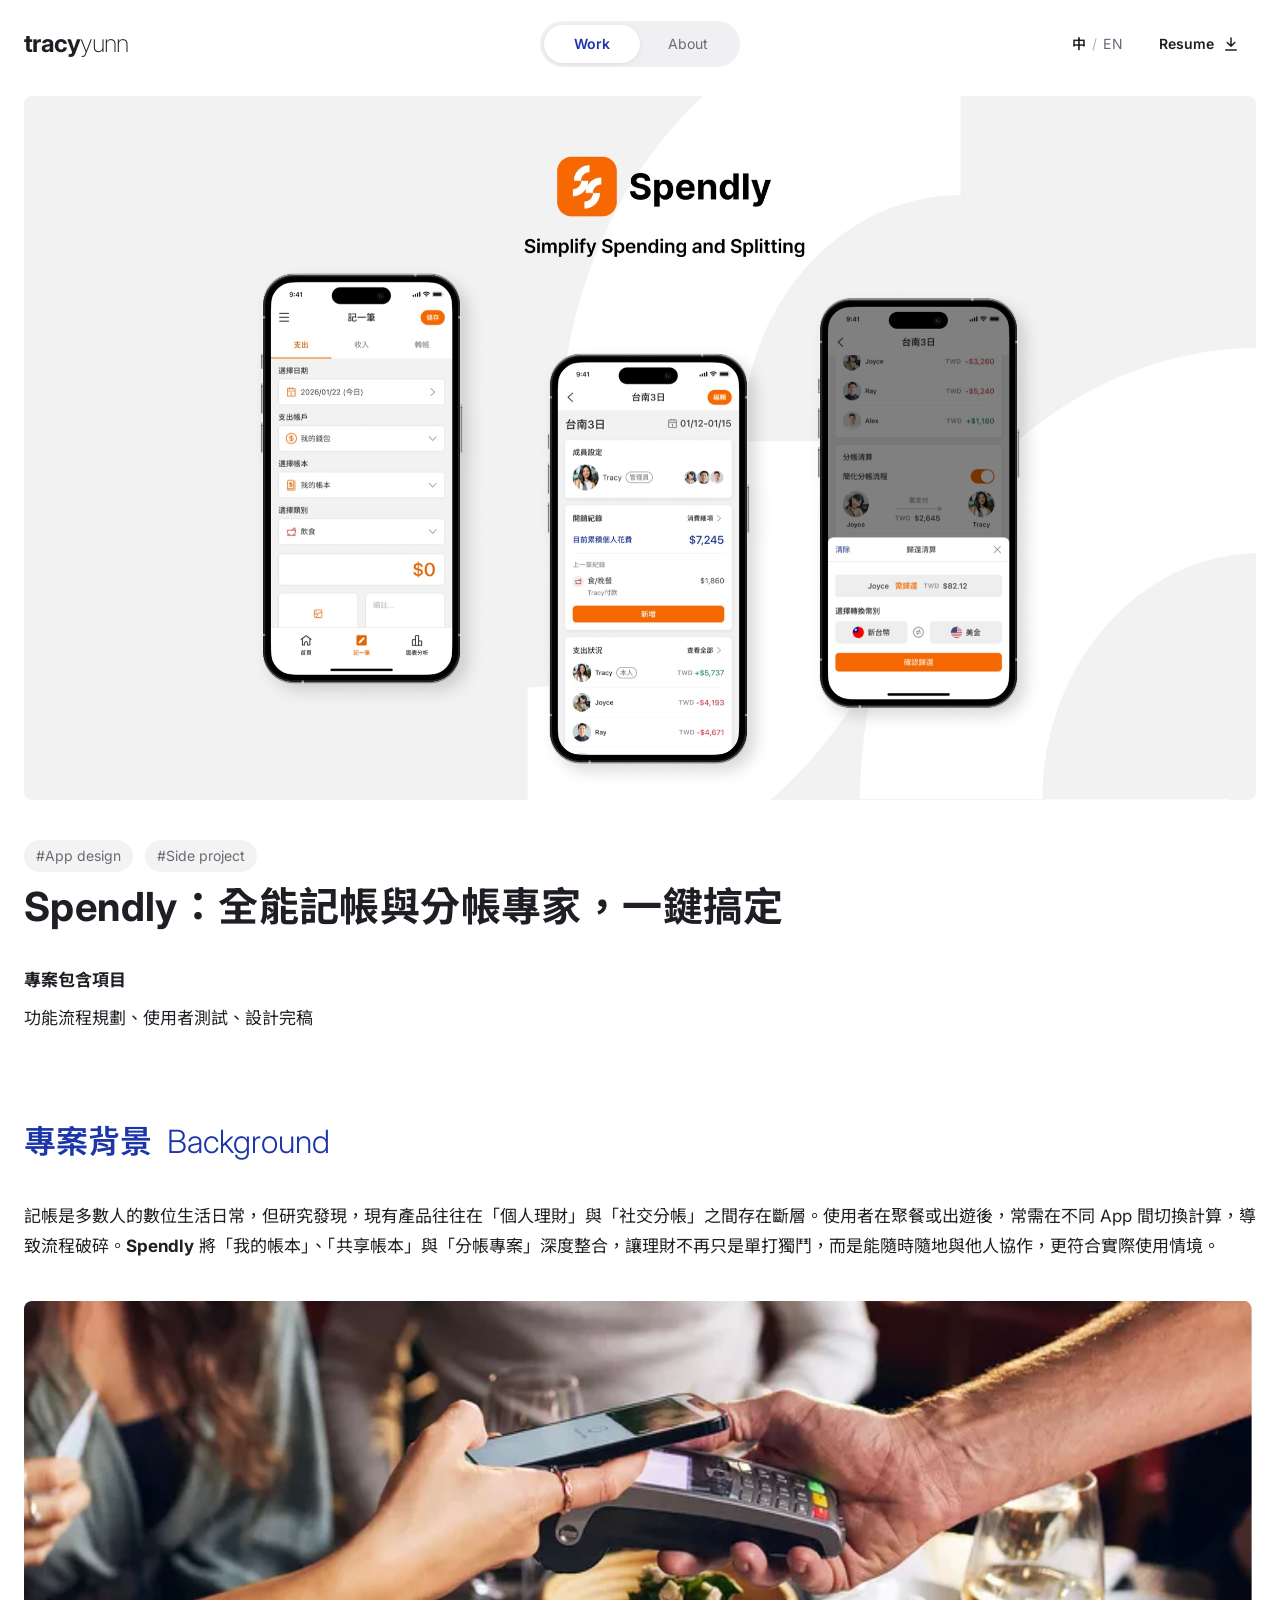
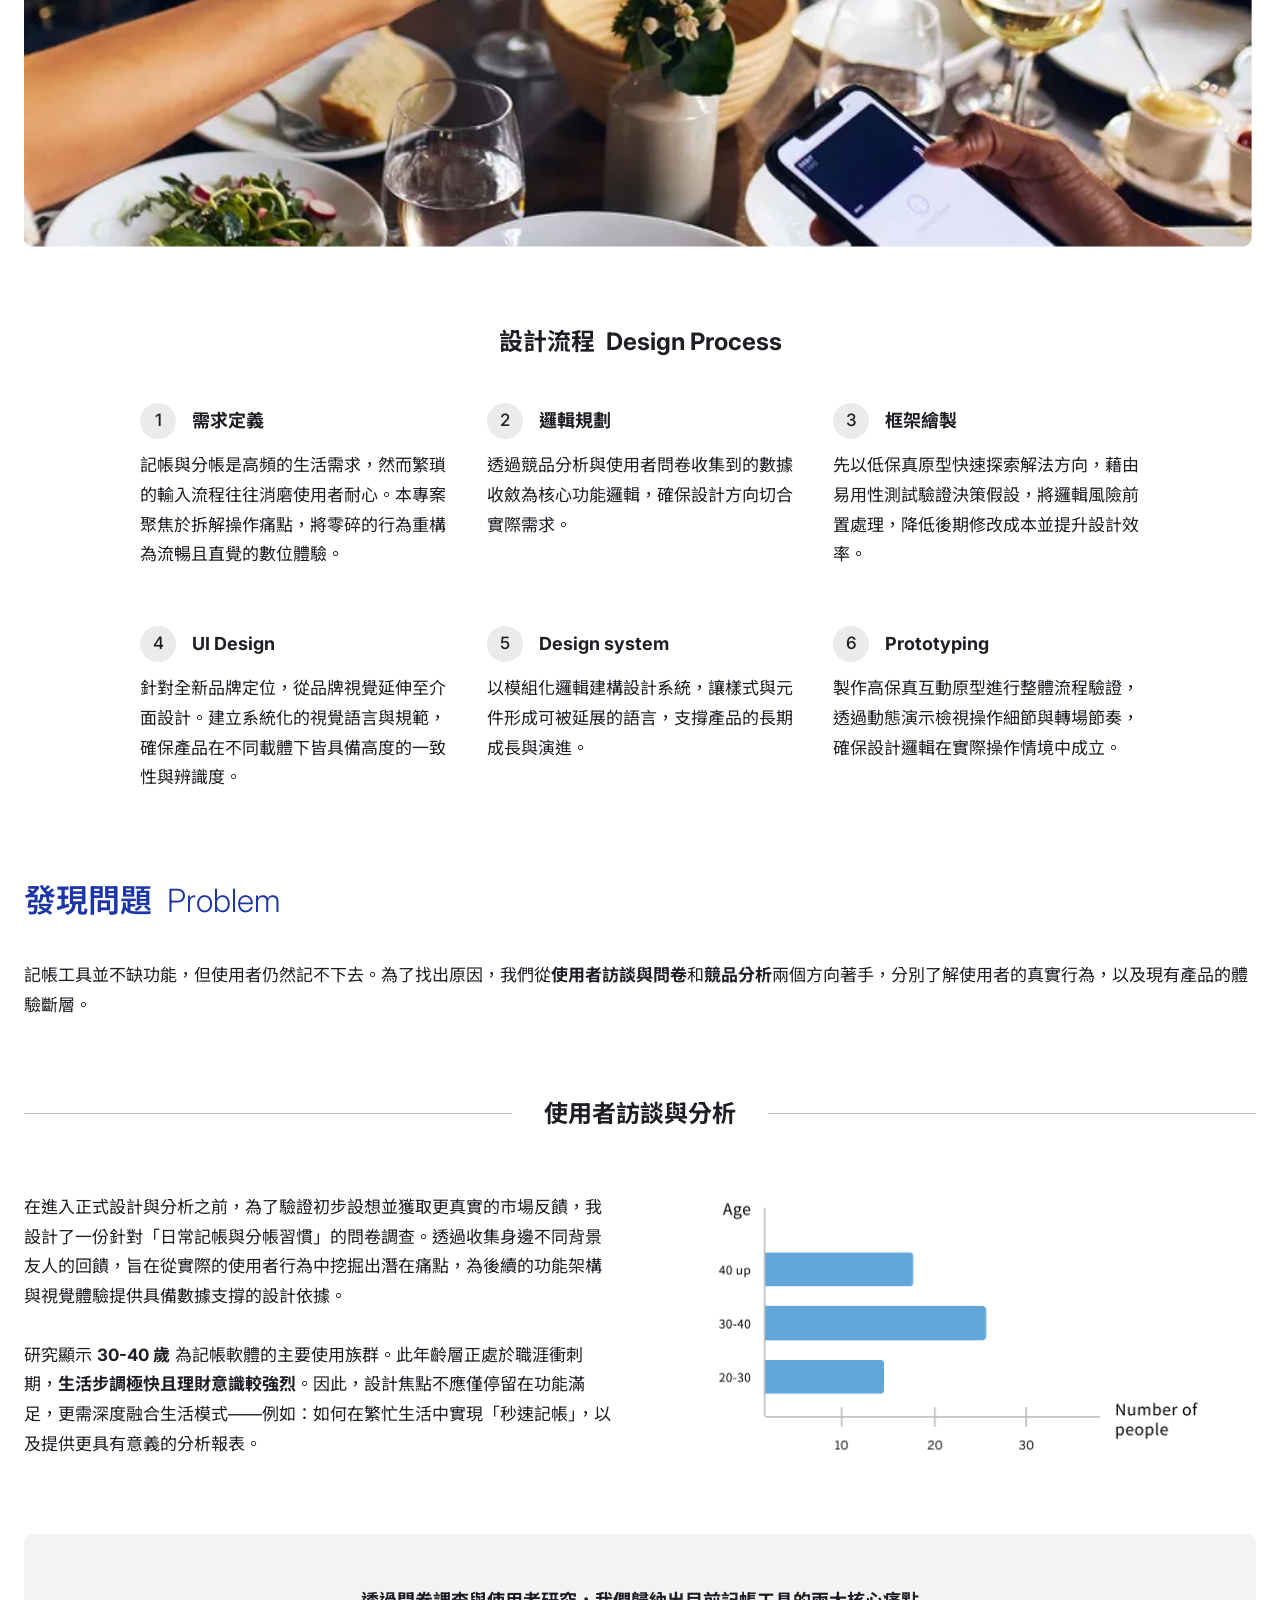
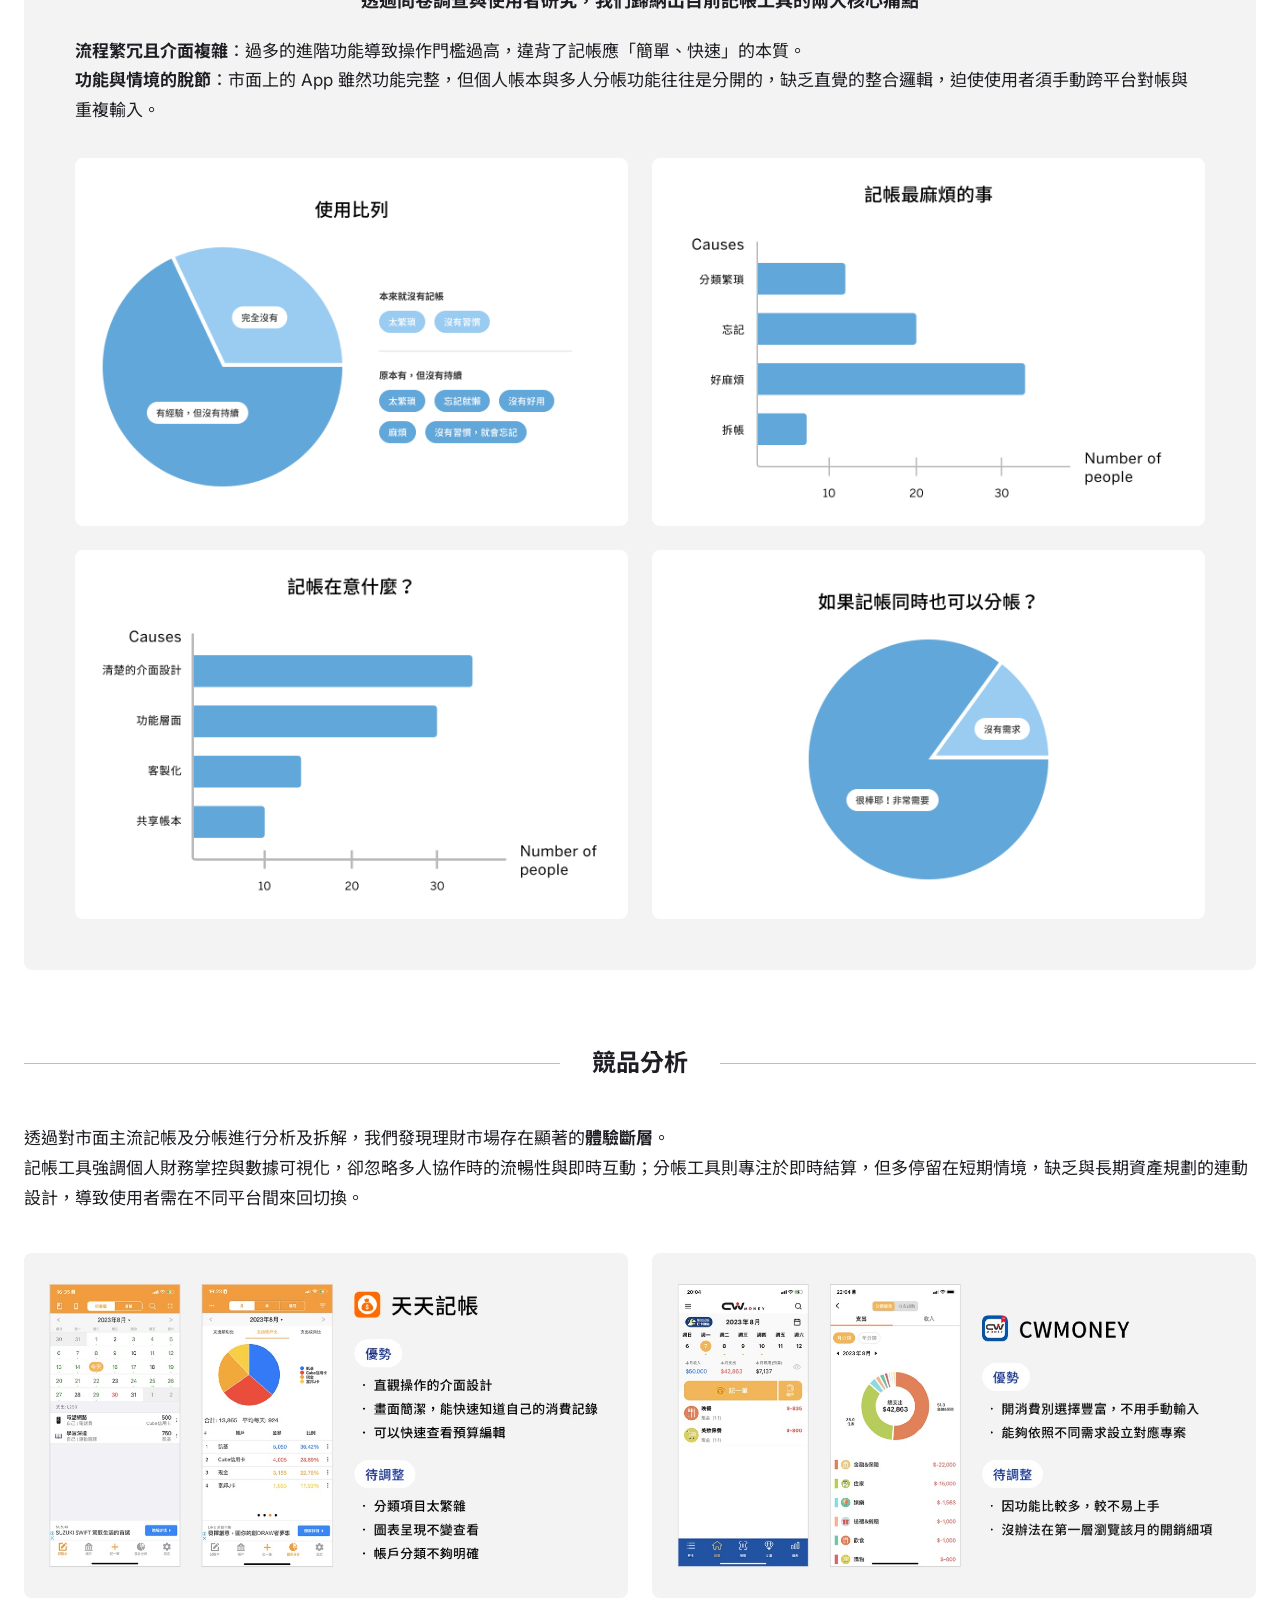
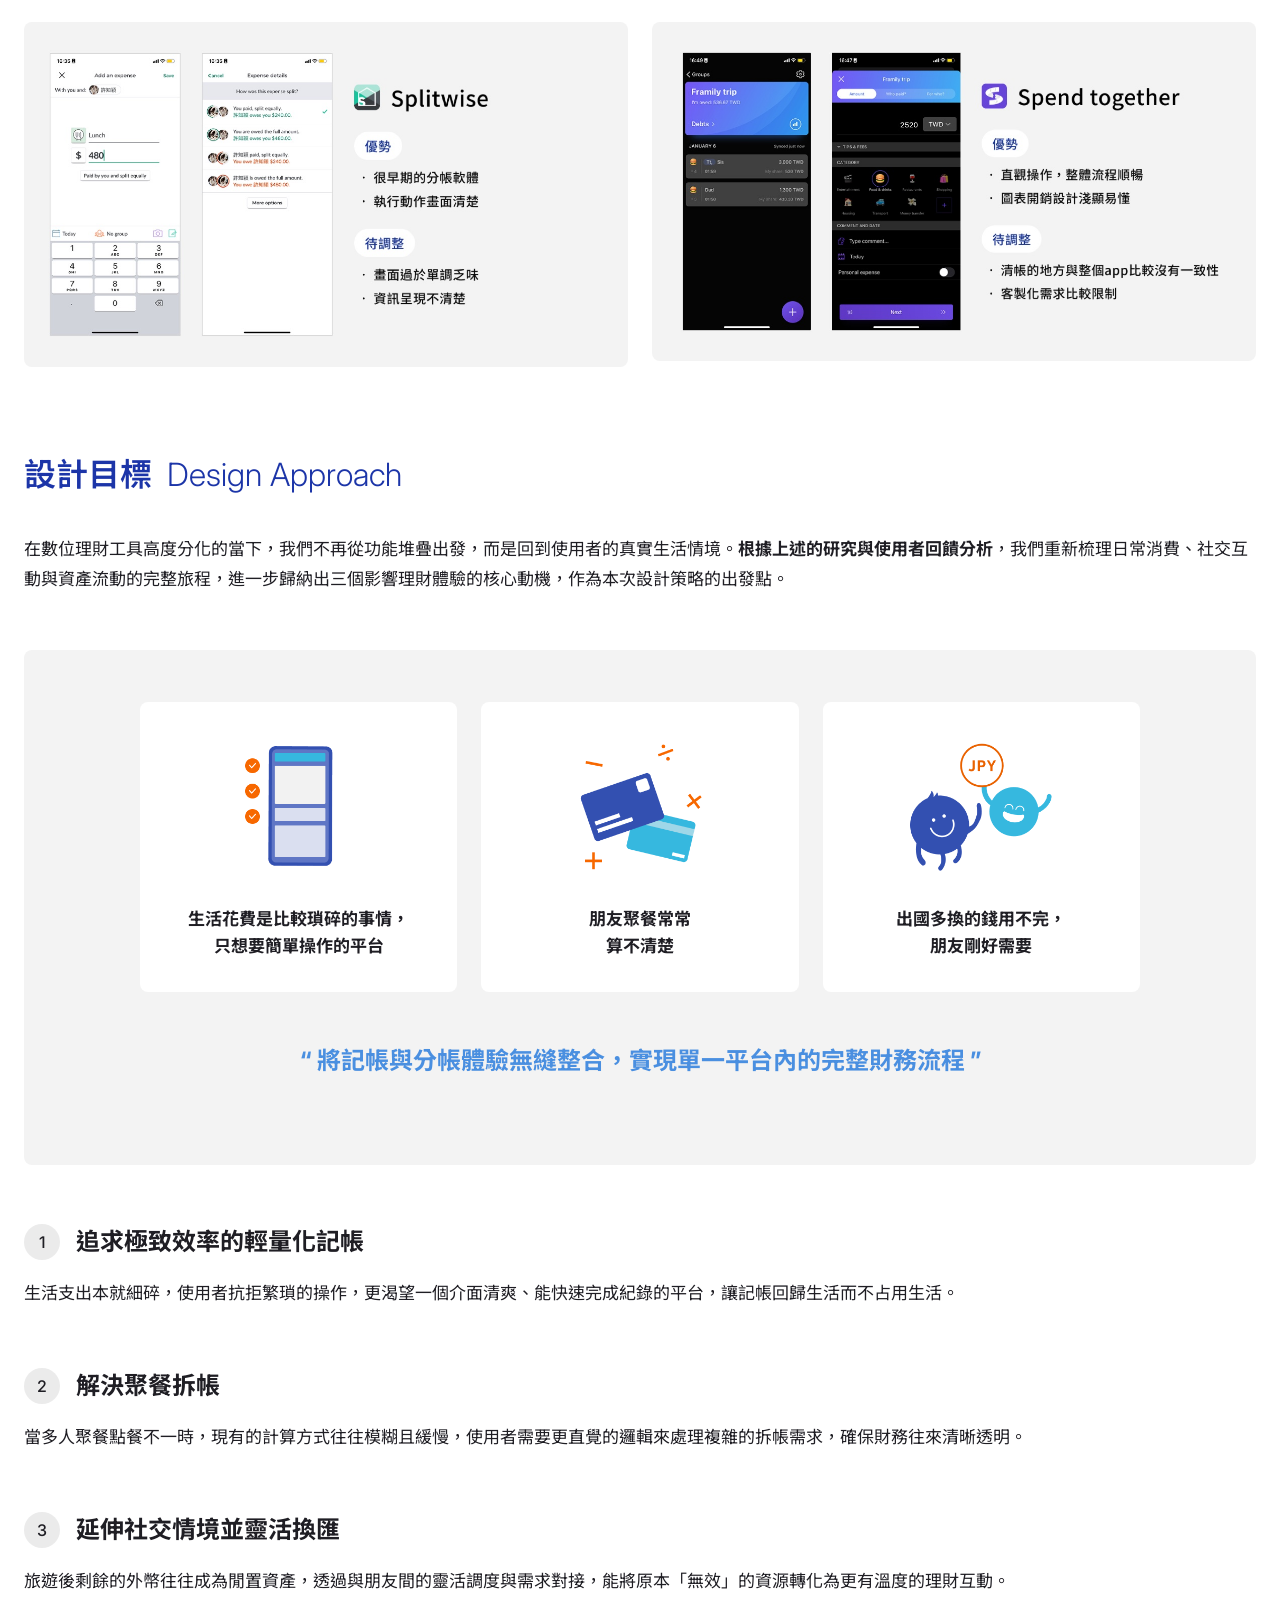
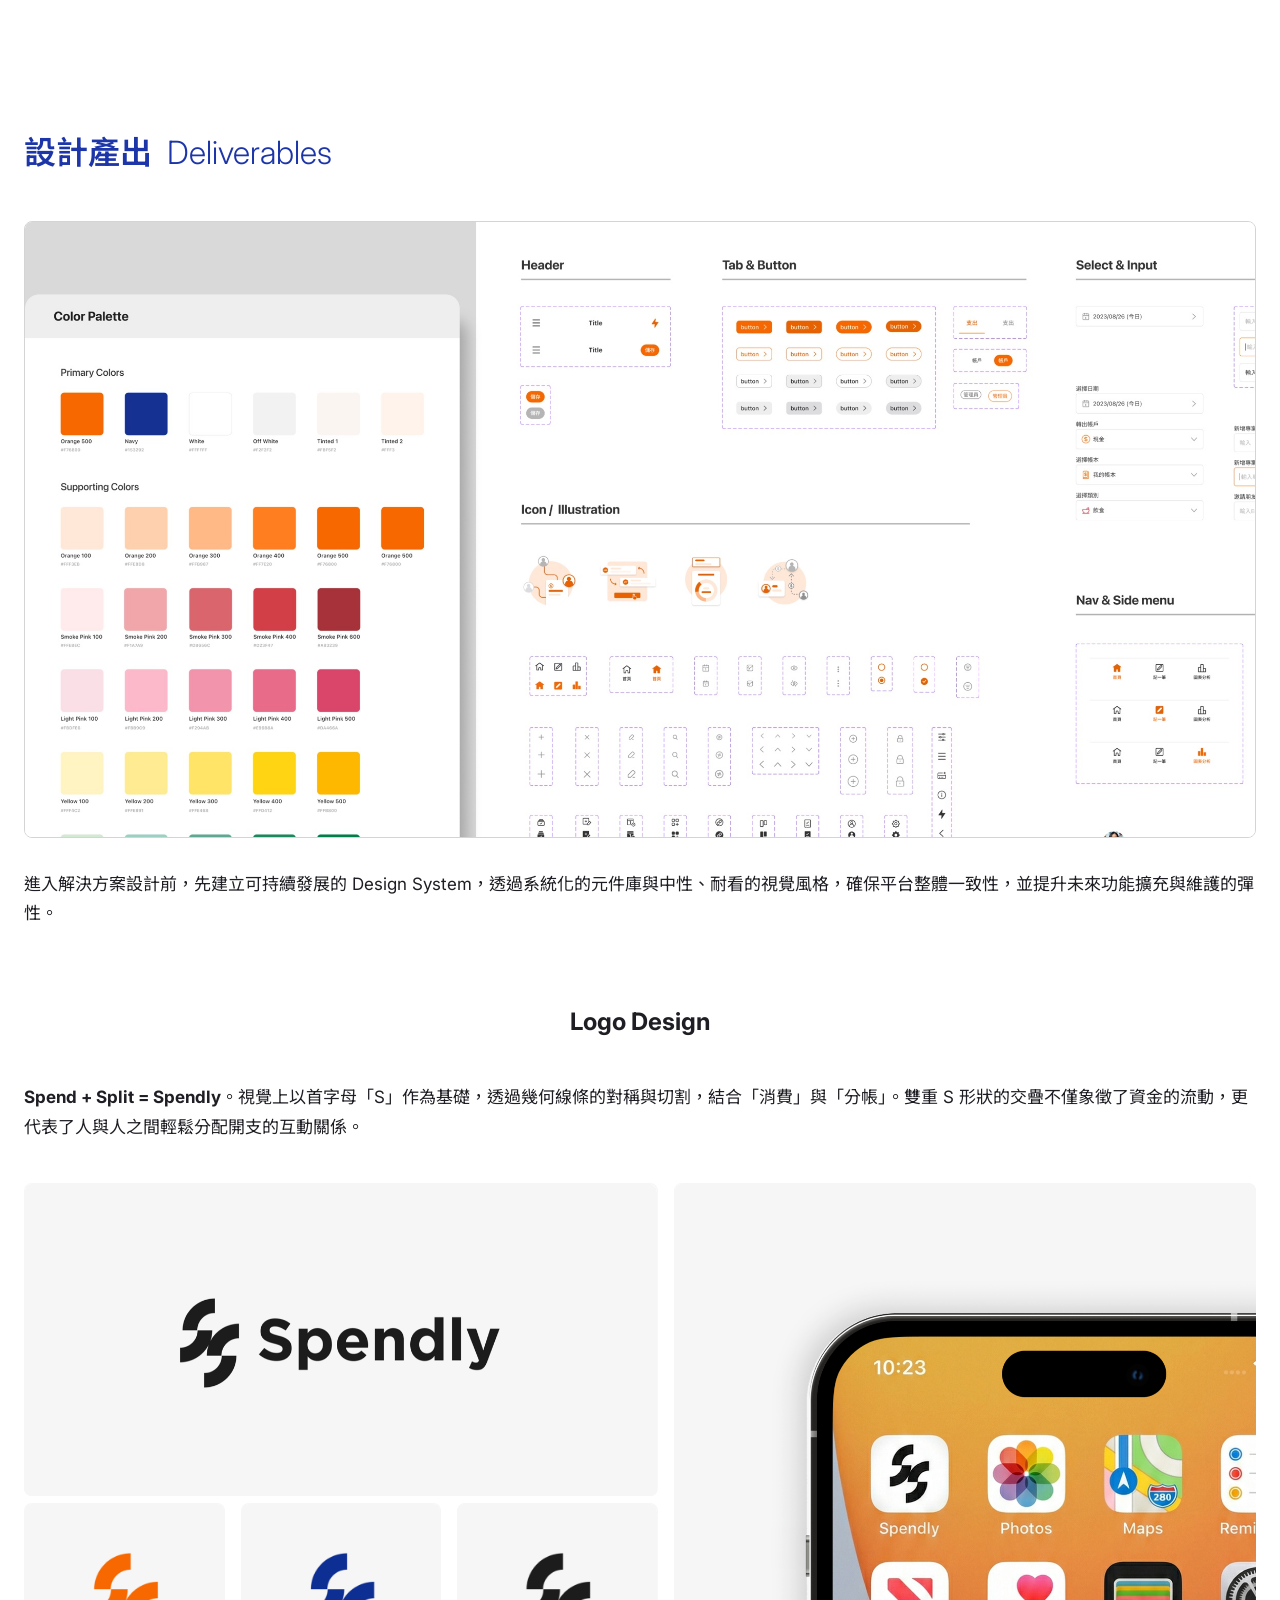
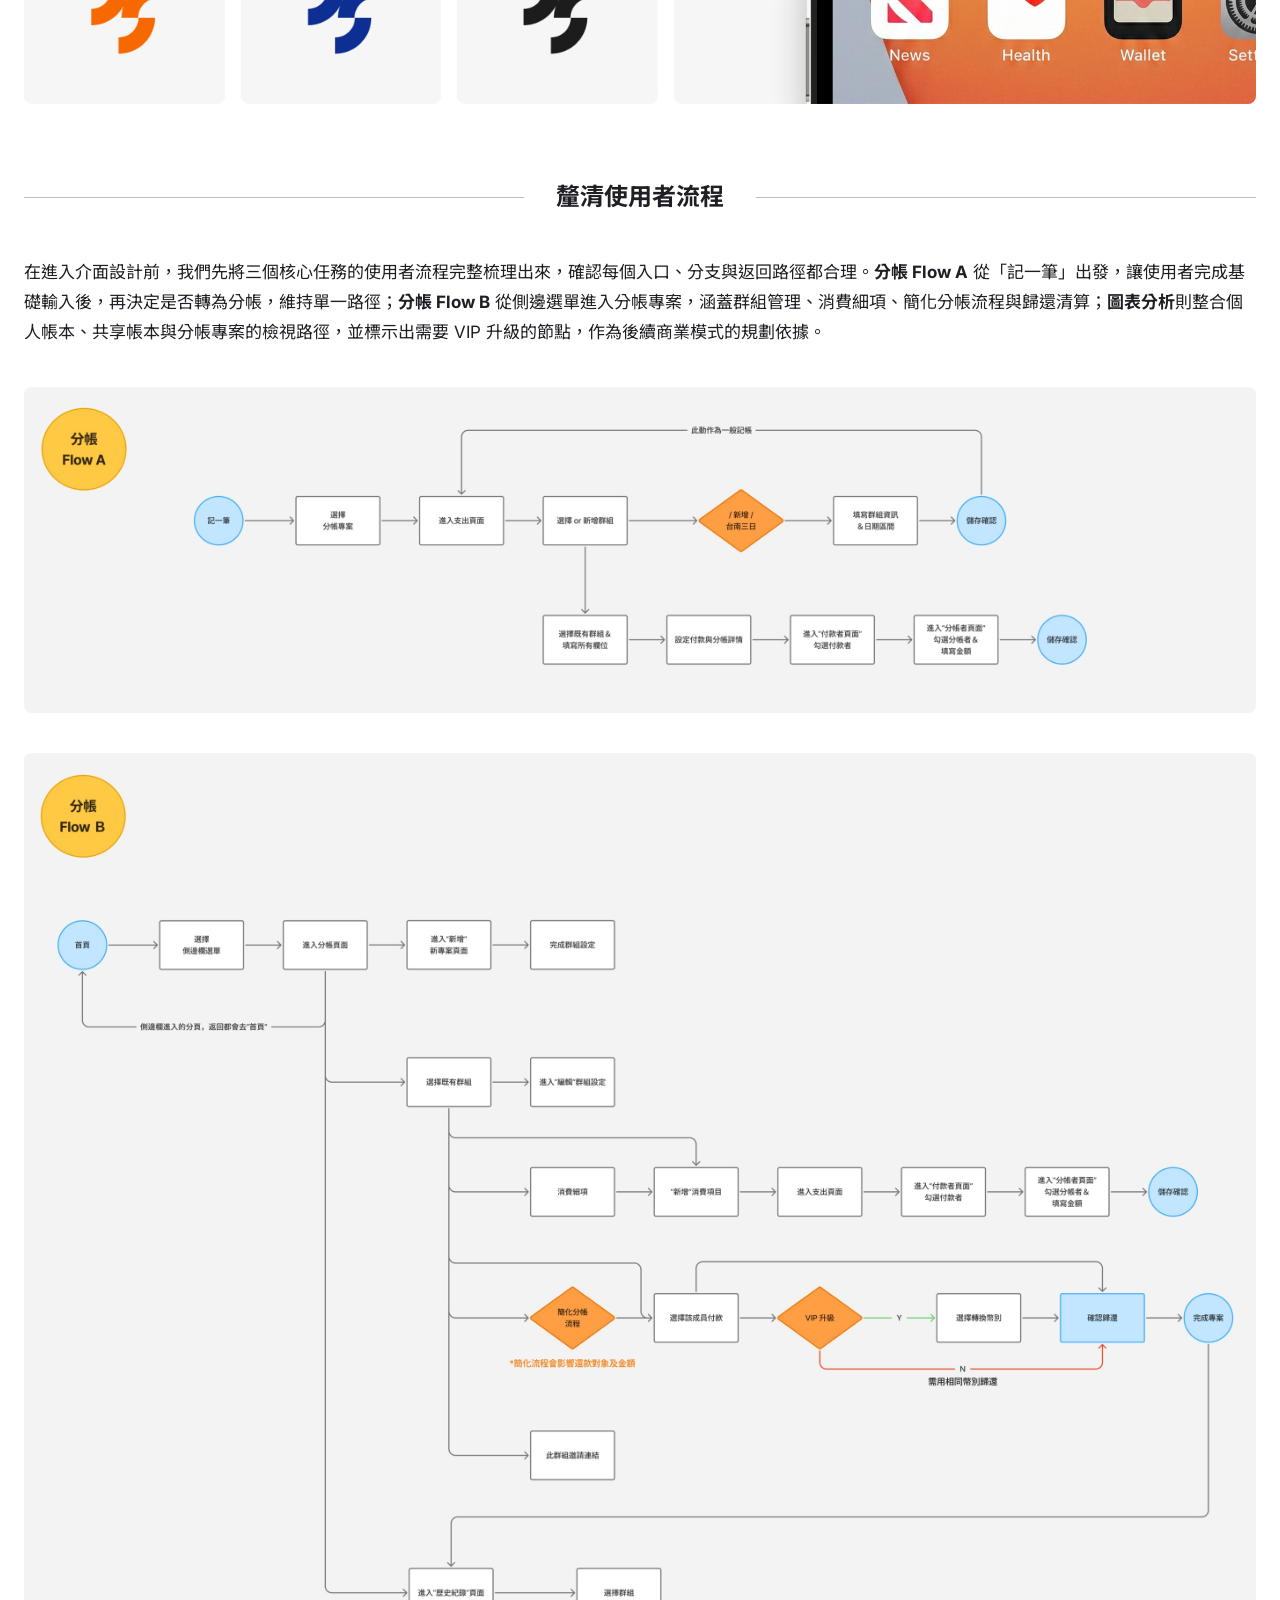
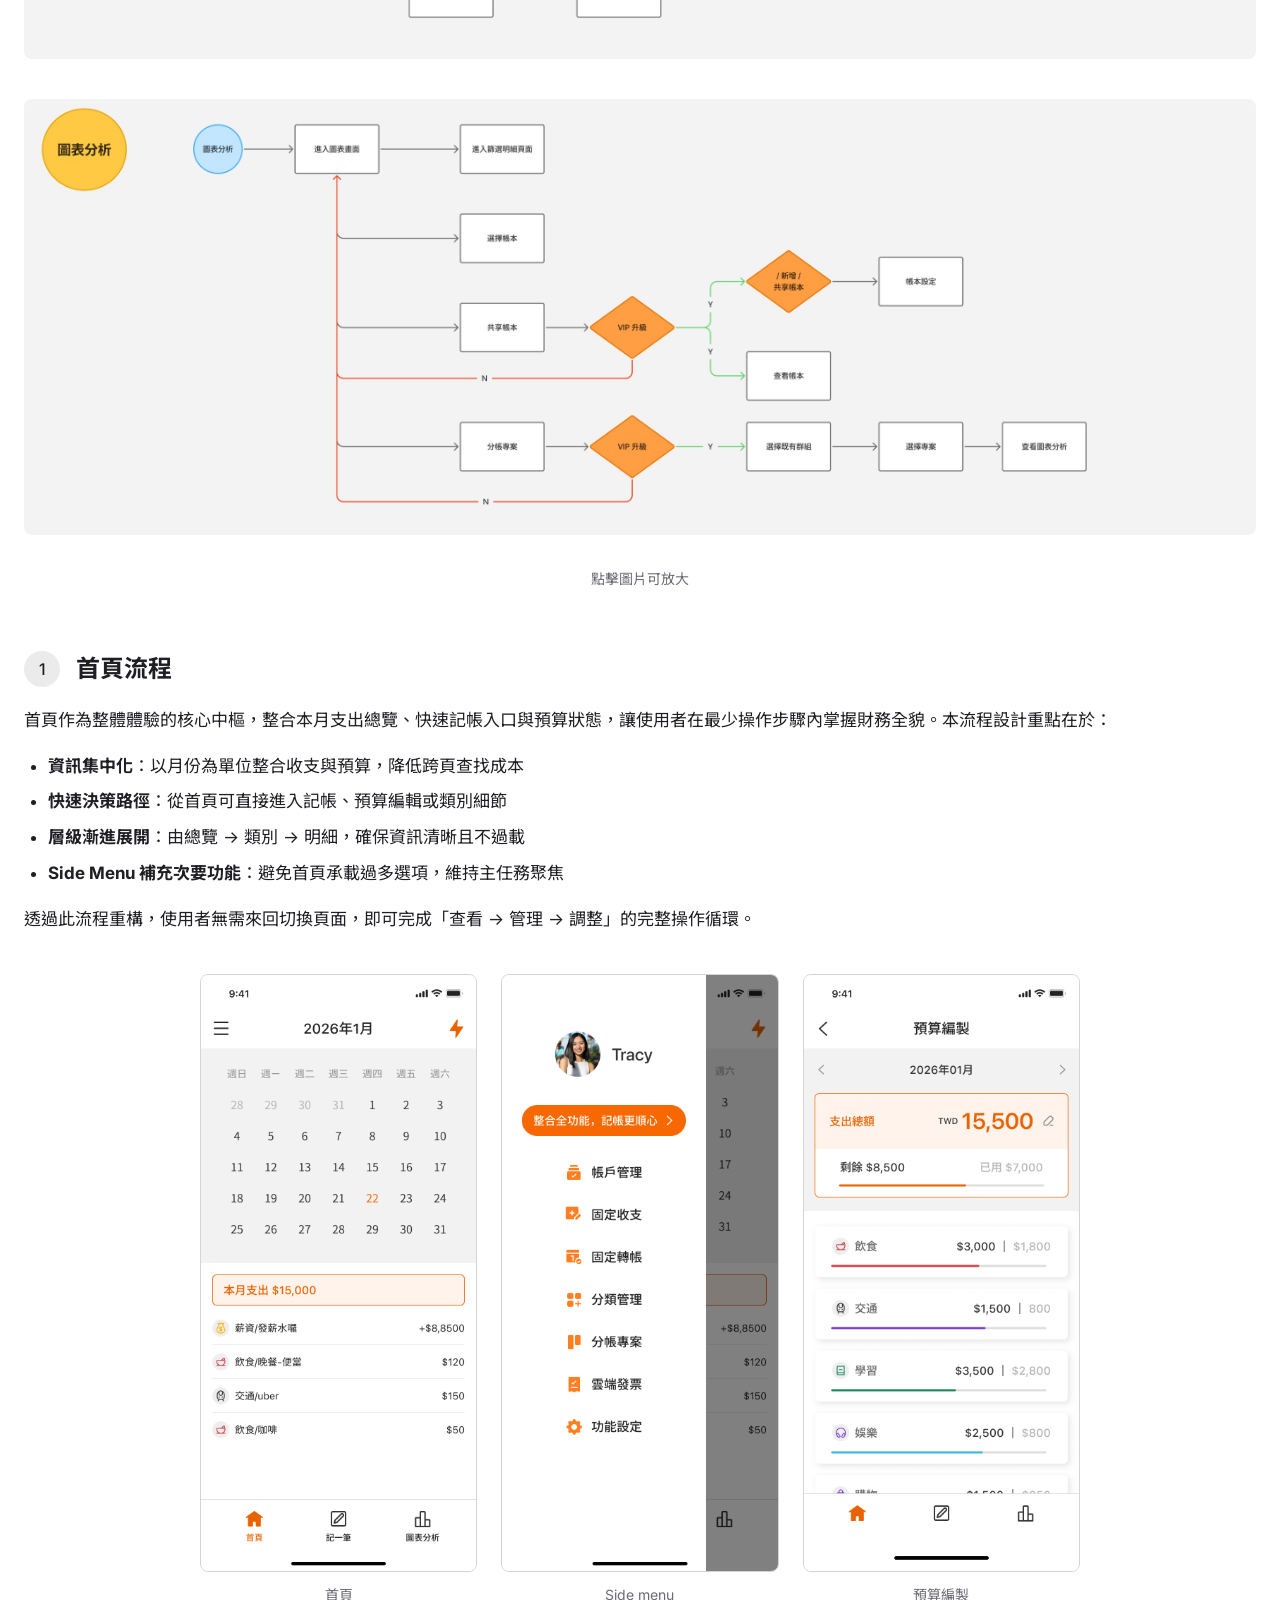
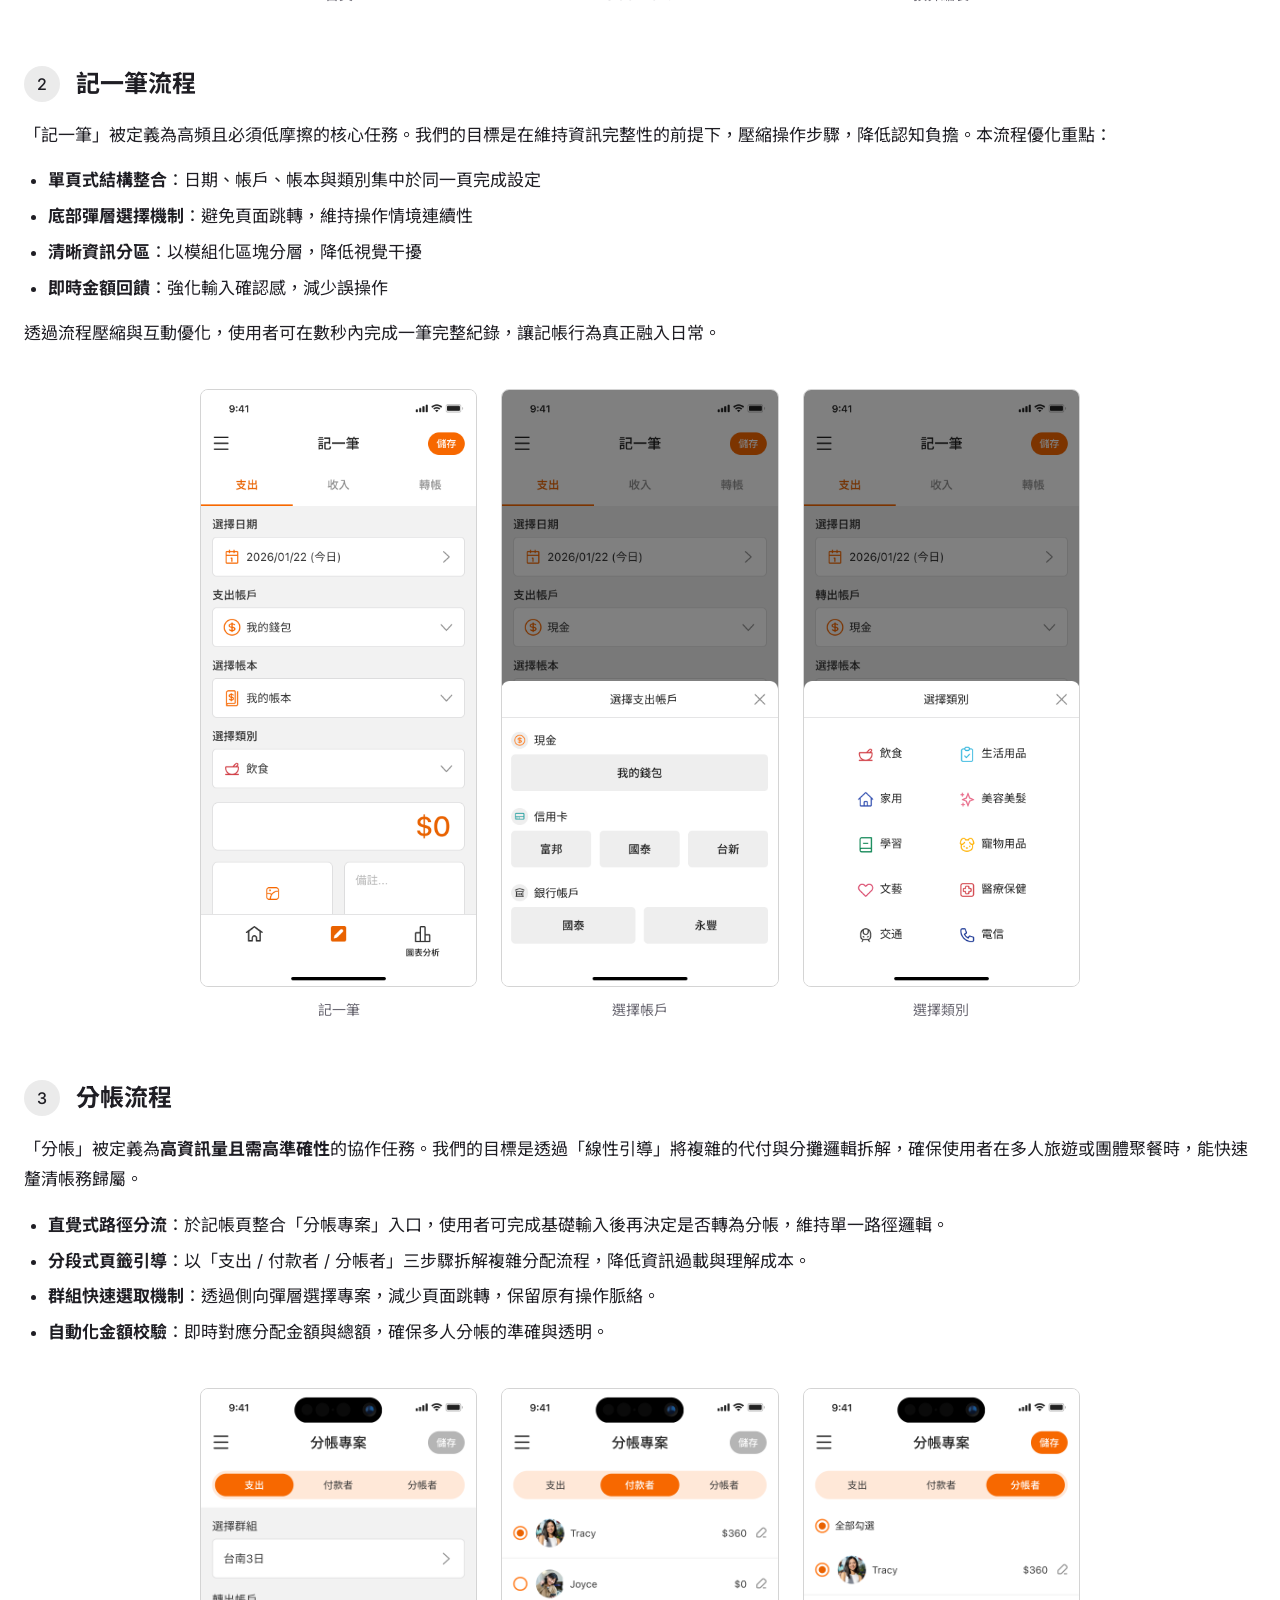
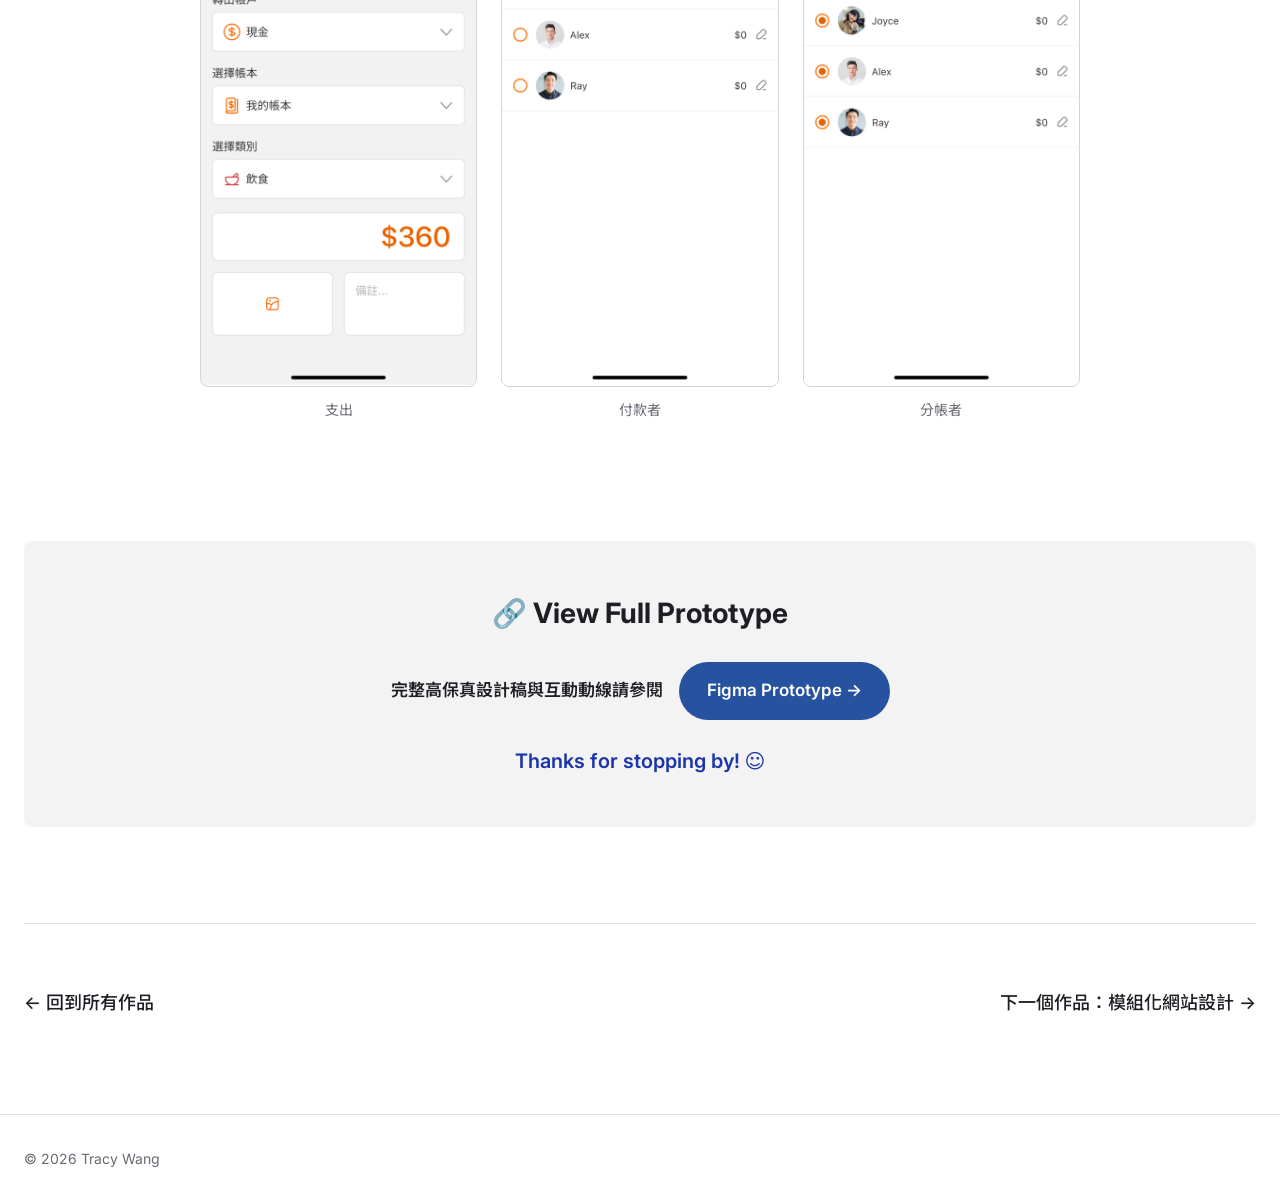
<file: spendly.html>
<!doctype html>
<html lang="zh-Hant">
<head>
  <meta charset="utf-8">
  <meta name="viewport" content="width=device-width, initial-scale=1">
  <title>Spendly — Tracy Wang</title>
  <link rel="preconnect" href="https://fonts.googleapis.com">
  <link rel="preconnect" href="https://fonts.gstatic.com" crossorigin>
  <link href="https://fonts.googleapis.com/css2?family=Inter:wght@300;400;500;600;700&family=Noto+Sans+TC:wght@400;500;600;700&display=swap" rel="stylesheet">
  <link rel="stylesheet" href="style.css?v=50">
  <script src="site.js?v=51"></script>
</head>
<body>

  <nav class="nav">
    <div class="wrap">
      <a class="logo" href="index.html" aria-label="Tracy Wang 首頁"><b>tracy</b><span>yunn</span></a>
      <button class="menu-btn" aria-label="選單" aria-expanded="false" onclick="var n=this.closest('.nav');var o=n.classList.toggle('open');this.setAttribute('aria-expanded',o);document.body.classList.toggle('menu-open',o)">
        <svg class="ic-open" width="24" height="24" viewBox="0 0 24 24" fill="none" stroke="currentColor" stroke-width="2" stroke-linecap="round"><path d="M4 7h16M4 12h16M4 17h16"></path></svg>
        <svg class="ic-close" width="24" height="24" viewBox="0 0 24 24" fill="none" stroke="currentColor" stroke-width="2" stroke-linecap="round"><path d="M6 6l12 12M18 6L6 18"></path></svg>
      </button>
      <ul>
        <li class="nav-seg"><a href="index.html">Work</a><a href="about.html">About</a></li>
        <li class="nav-right"><a class="lang" href="en/spendly.html" hreflang="en"><b>中</b><span>/</span>EN</a><a class="resume" href="resume/tracy-wang-resume-zh.pdf" target="_blank" rel="noopener">Resume
          <svg width="18" height="18" viewBox="0 0 24 24" fill="none" stroke="currentColor" stroke-width="2" stroke-linecap="round" stroke-linejoin="round"><path d="M12 4v11M7 10l5 5 5-5M5 20h14"/></svg>
        </a></li>
      </ul>
    </div>
  </nav>

  <main class="wrap cs">

    <!-- 開頭 -->
    <img class="cs-hero no-border" src="images/spendly/hero.jpg" alt="Spendly：記一筆、分帳專案與歸還清算三支手機畫面">

    <ul class="cs-tags">
      <li>App design</li>
      <li>Side project</li>
    </ul>
    <h1 class="cs-title">Spendly：全能記帳與分帳專家，一鍵搞定</h1>

    <dl class="cs-meta">
      <div><dt>專案包含項目</dt><dd>功能流程規劃、使用者測試、設計完稿</dd></div>
    </dl>

    <!-- 專案背景 -->
    <section class="cs-sec">
      <h2 class="cs-h2">專案背景 <span>Background</span></h2>
      <p>記帳是多數人的數位生活日常，但研究發現，現有產品往往在「個人理財」與「社交分帳」之間存在斷層。使用者在聚餐或出遊後，常需在不同 App 間切換計算，導致流程破碎。<strong>Spendly</strong> 將「我的帳本」、「共享帳本」與「分帳專案」深度整合，讓理財不再只是單打獨鬥，而是能隨時隨地與他人協作，更符合實際使用情境。</p>
      <img class="cs-img no-border" src="images/spendly/background.jpg" alt="朋友聚餐時用手機付款">

      <!-- 設計流程（專案背景的小段落） -->
      <h3 class="cs-sub center">設計流程 <span>Design Process</span></h3>
      <ol class="process">
        <li><b>需求定義</b><p>記帳與分帳是高頻的生活需求，然而繁瑣的輸入流程往往消磨使用者耐心。本專案聚焦於拆解操作痛點，將零碎的行為重構為流暢且直覺的數位體驗。</p></li>
        <li><b>邏輯規劃</b><p>透過競品分析與使用者問卷收集到的數據收斂為核心功能邏輯，確保設計方向切合實際需求。</p></li>
        <li><b>框架繪製</b><p>先以低保真原型快速探索解法方向，藉由易用性測試驗證決策假設，將邏輯風險前置處理，降低後期修改成本並提升設計效率。</p></li>
        <li><b>UI Design</b><p>針對全新品牌定位，從品牌視覺延伸至介面設計。建立系統化的視覺語言與規範，確保產品在不同載體下皆具備高度的一致性與辨識度。</p></li>
        <li><b>Design system</b><p>以模組化邏輯建構設計系統，讓樣式與元件形成可被延展的語言，支撐產品的長期成長與演進。</p></li>
        <li><b>Prototyping</b><p>製作高保真互動原型進行整體流程驗證，透過動態演示檢視操作細節與轉場節奏，確保設計邏輯在實際操作情境中成立。</p></li>
      </ol>
    </section>

    <!-- 發現問題 -->
    <section class="cs-sec">
      <h2 class="cs-h2">發現問題 <span>Problem</span></h2>
      <p>記帳工具並不缺功能，但使用者仍然記不下去。為了找出原因，我們從<strong>使用者訪談與問卷</strong>和<strong>競品分析</strong>兩個方向著手，分別了解使用者的真實行為，以及現有產品的體驗斷層。</p>

      <h3 class="cs-divider">使用者訪談與分析</h3>
      <div class="split">
        <div>
          <p>在進入正式設計與分析之前，為了驗證初步設想並獲取更真實的市場反饋，我設計了一份針對「日常記帳與分帳習慣」的問卷調查。透過收集身邊不同背景友人的回饋，旨在從實際的使用者行為中挖掘出潛在痛點，為後續的功能架構與視覺體驗提供具備數據支撐的設計依據。</p>
          <p>研究顯示 <strong>30-40 歲</strong> 為記帳軟體的主要使用族群。此年齡層正處於職涯衝刺期，<strong>生活步調極快且理財意識較強烈</strong>。因此，設計焦點不應僅停留在功能滿足，更需深度融合生活模式——例如：如何在繁忙生活中實現「秒速記帳」，以及提供更具有意義的分析報表。</p>
        </div>
        <img class="no-border" src="images/spendly/age.png" alt="受訪者年齡分佈：30-40 歲最多，其次為 40 歲以上與 20-30 歲">
      </div>

      <div class="panel">
        <h4>透過問卷調查與使用者研究，我們歸納出目前記帳工具的兩大核心痛點</h4>
        <p><strong>流程繁冗且介面複雜</strong>：過多的進階功能導致操作門檻過高，違背了記帳應「簡單、快速」的本質。<br>
        <strong>功能與情境的脫節</strong>：市面上的 App 雖然功能完整，但個人帳本與多人分帳功能往往是分開的，缺乏直覺的整合邏輯，迫使使用者須手動跨平台對帳與重複輸入。</p>
        <div class="grid-2">
          <img src="images/spendly/survey-1.png" alt="使用比例：多數人有記帳經驗但沒有持續，原因包含太繁瑣、忘記就懶、沒有好用">
          <img src="images/spendly/survey-2.png" alt="記帳最麻煩的事：好麻煩最多，其次為忘記、分類繁瑣、拆帳">
          <img src="images/spendly/survey-3.png" alt="記帳在意什麼：清楚的介面設計最多，其次為功能層面、客製化、共享帳本">
          <img src="images/spendly/survey-4.png" alt="如果記帳同時也可以分帳：大多數人表示非常需要">
        </div>
      </div>

      <h3 class="cs-divider">競品分析</h3>
      <p>透過對市面主流記帳及分帳進行分析及拆解，我們發現理財市場存在顯著的<strong>體驗斷層</strong>。</p>
      <p>記帳工具強調個人財務掌控與數據可視化，卻忽略多人協作時的流暢性與即時互動；分帳工具則專注於即時結算，但多停留在短期情境，缺乏與長期資產規劃的連動設計，導致使用者需在不同平台間來回切換。</p>
      <div class="grid-2 cs-gap">
        <img src="images/spendly/comp-ttj.jpg" alt="天天記帳｜優勢：直觀操作的介面設計、畫面簡潔、可以快速查看預算編輯；待調整：分類項目太繁雜、圖表呈現不易查看、帳戶分類不夠明確">
        <img src="images/spendly/comp-cwmoney.jpg" alt="CWMONEY｜優勢：開消費別選擇豐富、能依需求設立對應專案；待調整：功能較多不易上手、沒辦法在第一層瀏覽該月開銷細項">
        <img src="images/spendly/comp-splitwise.jpg" alt="Splitwise｜優勢：很早期的分帳軟體、執行動作畫面清楚；待調整：畫面過於單調乏味、資訊呈現不清楚">
        <img src="images/spendly/comp-spend-together.jpg" alt="Spend together｜優勢：直觀操作、圖表開銷設計淺顯易懂；待調整：清帳的地方與整個 app 比較沒有一致性、客製化需求比較限制">
      </div>
    </section>

    <!-- 設計目標 -->
    <section class="cs-sec">
      <h2 class="cs-h2">設計目標 <span>Design Approach</span></h2>
      <p>在數位理財工具高度分化的當下，我們不再從功能堆疊出發，而是回到使用者的真實生活情境。<strong>根據上述的研究與使用者回饋分析</strong>，我們重新梳理日常消費、社交互動與資產流動的完整旅程，進一步歸納出三個影響理財體驗的核心動機，作為本次設計策略的出發點。</p>

      <div class="panel">
        <div class="motives">
          <div><img src="images/spendly/goal-1.png" alt=""><p>生活花費是比較瑣碎的事情，<br>只想要簡單操作的平台</p></div>
          <div><img src="images/spendly/goal-2.png" alt=""><p>朋友聚餐常常<br>算不清楚</p></div>
          <div><img src="images/spendly/goal-3.png" alt=""><p>出國多換的錢用不完，<br>朋友剛好需要</p></div>
        </div>
        <p class="quote">“ 將記帳與分帳體驗無縫整合，實現單一平台內的完整財務流程 ”</p>
      </div>

      <h3 class="goal"><i>1</i>追求極致效率的輕量化記帳</h3>
      <p>生活支出本就細碎，使用者抗拒繁瑣的操作，更渴望一個介面清爽、能快速完成紀錄的平台，讓記帳回歸生活而不占用生活。</p>
      <h3 class="goal"><i>2</i>解決聚餐拆帳</h3>
      <p>當多人聚餐點餐不一時，現有的計算方式往往模糊且緩慢，使用者需要更直覺的邏輯來處理複雜的拆帳需求，確保財務往來清晰透明。</p>
      <h3 class="goal"><i>3</i>延伸社交情境並靈活換匯</h3>
      <p>旅遊後剩餘的外幣往往成為閒置資產，透過與朋友間的靈活調度與需求對接，能將原本「無效」的資源轉化為更有溫度的理財互動。</p>
    </section>

    <!-- 設計產出 -->
    <section class="cs-sec cs-sec--far">
      <h2 class="cs-h2">設計產出 <span>Deliverables</span></h2>
      <img class="cs-img zoomable" src="images/spendly/design-system.jpg" alt="Spendly Design System：色彩、Header、Tab 與 Button、Select 與 Input、Icon 與插圖、Nav 與 Side menu">
      <p>進入解決方案設計前，先建立可持續發展的 Design System，透過系統化的元件庫與中性、耐看的視覺風格，確保平台整體一致性，並提升未來功能擴充與維護的彈性。</p>

      <h3 class="cs-sub center">Logo Design</h3>
      <p><strong>Spend + Split = Spendly</strong>。視覺上以首字母「S」作為基礎，透過幾何線條的對稱與切割，結合「消費」與「分帳」。雙重 S 形狀的交疊不僅象徵了資金的流動，更代表了人與人之間輕鬆分配開支的互動關係。</p>
      <div class="logo-board">
        <div class="lb-word"><img src="images/spendly/logo-word.png" alt="Spendly 標準字與圖示"></div>
        <div class="lb-phone"><img src="images/spendly/logo-phone.png" alt="Spendly 圖示放在手機桌面上的樣子"></div>
        <div><img src="images/spendly/logo-orange.png" alt="橘色圖示"></div>
        <div><img src="images/spendly/logo-navy.png" alt="藍色圖示"></div>
        <div><img src="images/spendly/logo-black.png" alt="黑色圖示"></div>
      </div>

      <h3 class="cs-divider">釐清使用者流程</h3>
      <p>在進入介面設計前，我們先將三個核心任務的使用者流程完整梳理出來，確認每個入口、分支與返回路徑都合理。<strong>分帳 Flow A</strong> 從「記一筆」出發，讓使用者完成基礎輸入後，再決定是否轉為分帳，維持單一路徑；<strong>分帳 Flow B</strong> 從側邊選單進入分帳專案，涵蓋群組管理、消費細項、簡化分帳流程與歸還清算；<strong>圖表分析</strong>則整合個人帳本、共享帳本與分帳專案的檢視路徑，並標示出需要 VIP 升級的節點，作為後續商業模式的規劃依據。</p>
      <img class="cs-img no-border zoomable" src="images/spendly/flow-a.jpg" alt="分帳 Flow A：從記一筆選擇分帳專案，新增或選擇群組後設定付款者與分帳者">
      <img class="cs-img no-border zoomable" src="images/spendly/flow-b.jpg" alt="分帳 Flow B：從側邊欄進入分帳頁面，管理群組、消費細項、簡化分帳流程與歸還清算">
      <img class="cs-img no-border zoomable" src="images/spendly/flow-chart.jpg" alt="圖表分析流程：選擇帳本、共享帳本與分帳專案，部分功能需 VIP 升級">
      <p class="zoom-hint">點擊圖片可放大</p>

      <h3 class="goal"><i>1</i>首頁流程</h3>
      <p>首頁作為整體體驗的核心中樞，整合本月支出總覽、快速記帳入口與預算狀態，讓使用者在最少操作步驟內掌握財務全貌。本流程設計重點在於：</p>
      <ul class="cs-list">
        <li><strong>資訊集中化</strong>：以月份為單位整合收支與預算，降低跨頁查找成本</li>
        <li><strong>快速決策路徑</strong>：從首頁可直接進入記帳、預算編輯或類別細節</li>
        <li><strong>層級漸進展開</strong>：由總覽 → 類別 → 明細，確保資訊清晰且不過載</li>
        <li><strong>Side Menu 補充次要功能</strong>：避免首頁承載過多選項，維持主任務聚焦</li>
      </ul>
      <p>透過此流程重構，使用者無需來回切換頁面，即可完成「查看 → 管理 → 調整」的完整操作循環。</p>
      <div class="phones-3">
        <figure><img src="images/spendly/ui-home.png" alt="首頁：月曆與本月支出列表"><figcaption>首頁</figcaption></figure>
        <figure><img src="images/spendly/ui-menu.png" alt="Side menu：帳戶管理、固定收支、分類管理、分帳專案等"><figcaption>Side menu</figcaption></figure>
        <figure><img src="images/spendly/ui-budget.png" alt="預算編製：支出總額與各類別預算進度"><figcaption>預算編製</figcaption></figure>
      </div>

      <h3 class="goal"><i>2</i>記一筆流程</h3>
      <p>「記一筆」被定義為高頻且必須低摩擦的核心任務。我們的目標是在維持資訊完整性的前提下，壓縮操作步驟，降低認知負擔。本流程優化重點：</p>
      <ul class="cs-list">
        <li><strong>單頁式結構整合</strong>：日期、帳戶、帳本與類別集中於同一頁完成設定</li>
        <li><strong>底部彈層選擇機制</strong>：避免頁面跳轉，維持操作情境連續性</li>
        <li><strong>清晰資訊分區</strong>：以模組化區塊分層，降低視覺干擾</li>
        <li><strong>即時金額回饋</strong>：強化輸入確認感，減少誤操作</li>
      </ul>
      <p>透過流程壓縮與互動優化，使用者可在數秒內完成一筆完整紀錄，讓記帳行為真正融入日常。</p>
      <div class="phones-3">
        <figure><img src="images/spendly/ui-add.png" alt="記一筆：日期、帳戶、帳本、類別與金額"><figcaption>記一筆</figcaption></figure>
        <figure><img src="images/spendly/ui-account.png" alt="選擇支出帳戶：現金、信用卡、銀行帳戶"><figcaption>選擇帳戶</figcaption></figure>
        <figure><img src="images/spendly/ui-category.png" alt="選擇類別：飲食、生活用品、家用、交通等"><figcaption>選擇類別</figcaption></figure>
      </div>

      <h3 class="goal"><i>3</i>分帳流程</h3>
      <p>「分帳」被定義為<strong>高資訊量且需高準確性</strong>的協作任務。我們的目標是透過「線性引導」將複雜的代付與分攤邏輯拆解，確保使用者在多人旅遊或團體聚餐時，能快速釐清帳務歸屬。</p>
      <ul class="cs-list">
        <li><strong>直覺式路徑分流</strong>：於記帳頁整合「分帳專案」入口，使用者可完成基礎輸入後再決定是否轉為分帳，維持單一路徑邏輯。</li>
        <li><strong>分段式頁籤引導</strong>：以「支出 / 付款者 / 分帳者」三步驟拆解複雜分配流程，降低資訊過載與理解成本。</li>
        <li><strong>群組快速選取機制</strong>：透過側向彈層選擇專案，減少頁面跳轉，保留原有操作脈絡。</li>
        <li><strong>自動化金額校驗</strong>：即時對應分配金額與總額，確保多人分帳的準確與透明。</li>
      </ul>
      <div class="phones-3">
        <figure><img src="images/spendly/split-1.png" alt="分帳專案：支出頁籤"><figcaption>支出</figcaption></figure>
        <figure><img src="images/spendly/split-2.png" alt="分帳專案：付款者頁籤"><figcaption>付款者</figcaption></figure>
        <figure><img src="images/spendly/split-3.png" alt="分帳專案：分帳者頁籤"><figcaption>分帳者</figcaption></figure>
      </div>
    </section>

    <!-- 原型連結 -->
    <section class="cta">
      <h2>🔗 View Full Prototype</h2>
      <p>完整高保真設計稿與互動動線請參閱 <a class="cta-btn" href="https://www.figma.com/proto/oJLARzl1QbFpe5hCSOKK0P/Spendly?page-id=1%3A29484&amp;node-id=2115-23773&amp;viewport=57%2C672%2C0.13&amp;t=HEN1vP9lJ58UTUwh-1&amp;scaling=scale-down&amp;content-scaling=fixed&amp;starting-point-node-id=2115%3A23773" target="_blank" rel="noopener">Figma Prototype →</a></p>
      <p class="thanks">Thanks for stopping by! ☺</p>
    </section>

  </main>

  <nav class="next-project wrap" aria-label="作品導覽">
    <a class="back" href="index.html#work">← 回到所有作品</a>
    <a class="next" href="modular.html">下一個作品：模組化網站設計 →</a>
  </nav>

  <footer class="footer">
    <div class="wrap">© 2026 Tracy Wang</div>
  </footer>

  <!-- 點圖放大 -->
  <div class="lightbox" aria-hidden="true">
    <button class="lb-close" aria-label="關閉">×</button>
    <img alt="">
  </div>
  <script>
    const lb = document.querySelector('.lightbox');
    const lbImg = lb.querySelector('img');
    document.querySelectorAll('.zoomable').forEach(img => {
      img.addEventListener('click', () => {
        lbImg.src = img.src;
        lbImg.alt = img.alt;
        lb.classList.add('open');
        lb.setAttribute('aria-hidden', 'false');
        document.body.style.overflow = 'hidden';
      });
    });
    const close = () => { lb.classList.remove('open'); lb.setAttribute('aria-hidden', 'true'); document.body.style.overflow = ''; };
    lb.addEventListener('click', e => { if (e.target !== lbImg) close(); });
    document.addEventListener('keydown', e => { if (e.key === 'Escape') close(); });
  </script>

</body>
</html>
</file>
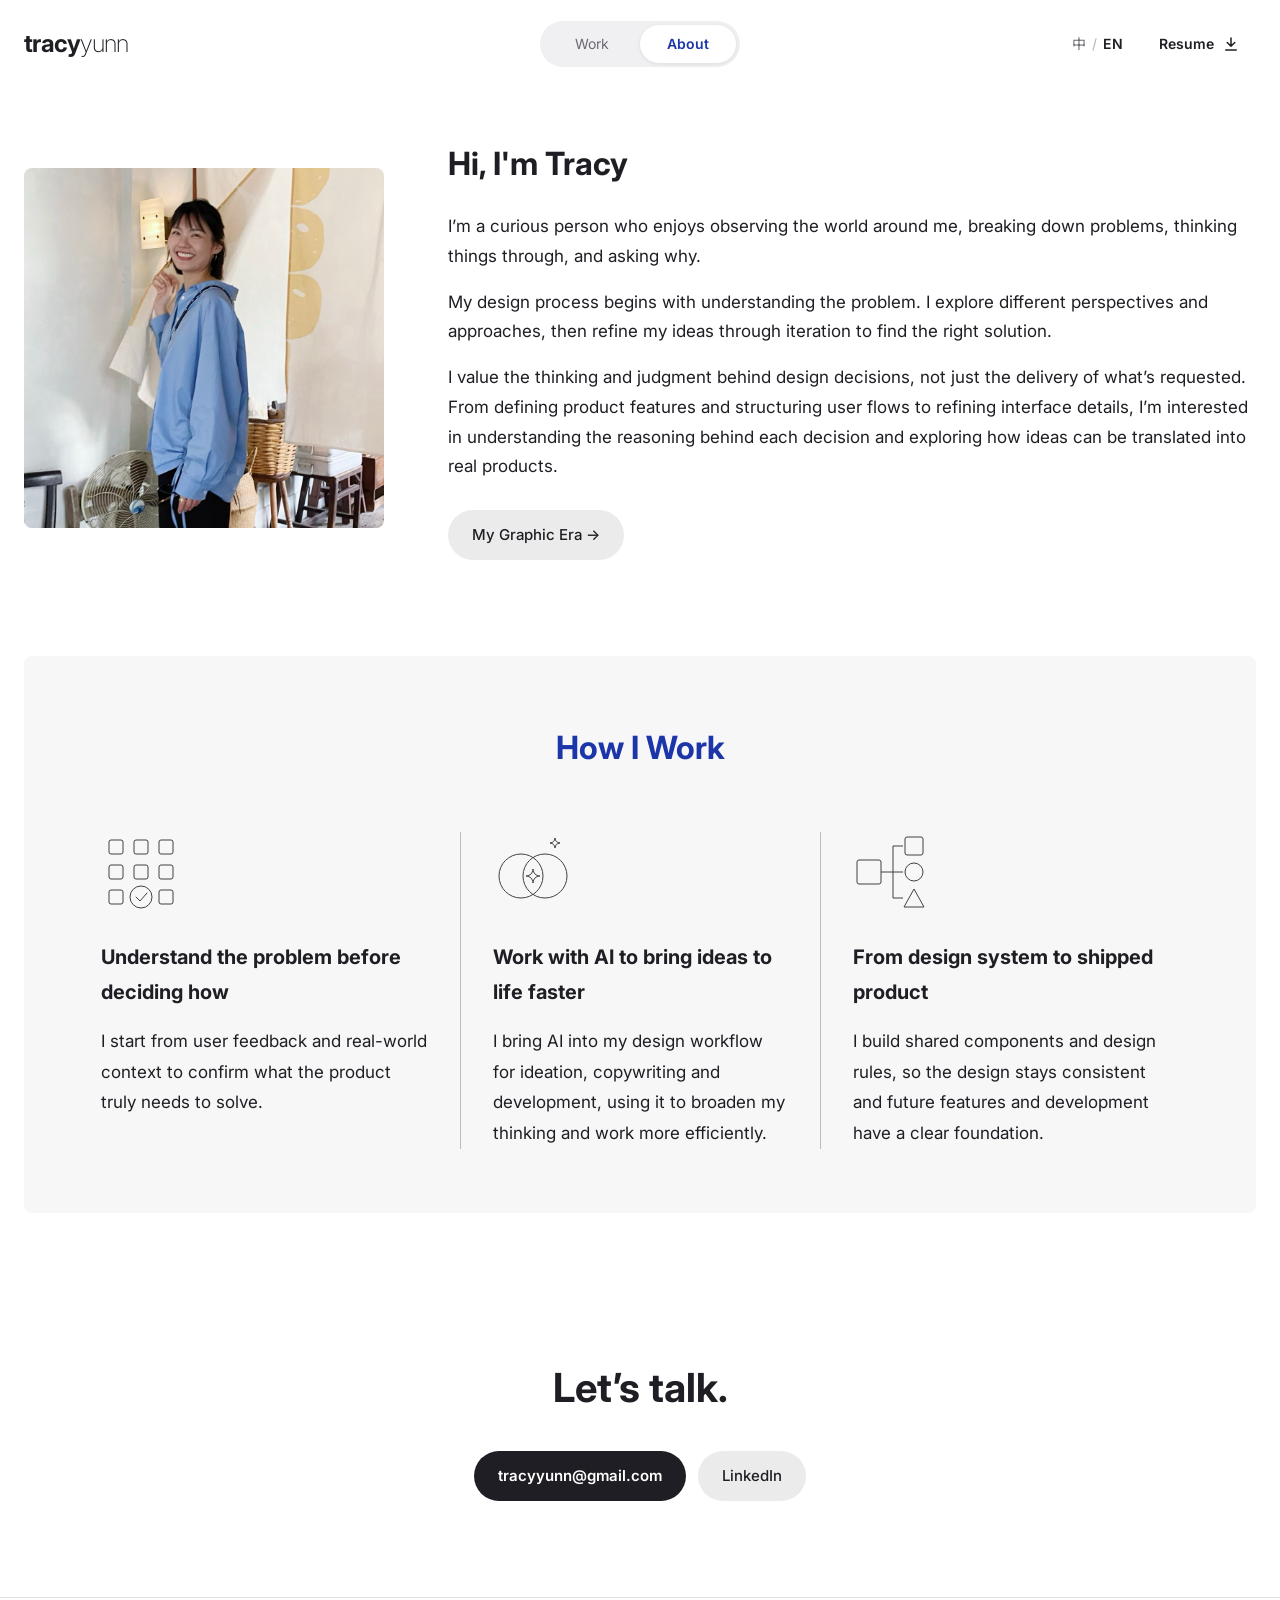
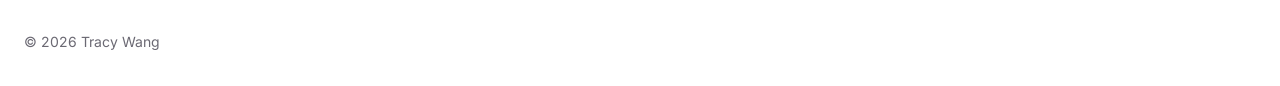
<file: en/about.html>
<!doctype html>
<html lang="en"><head>
  <meta charset="utf-8">
  <meta name="viewport" content="width=device-width, initial-scale=1">
  <title>About — Tracy Wang</title>
  <link rel="preconnect" href="https://fonts.googleapis.com">
  <link rel="preconnect" href="https://fonts.gstatic.com" crossorigin="">
  <link href="https://fonts.googleapis.com/css2?family=Inter:wght@200;300;400;500;600;700&amp;family=Instrument+Serif:ital@0;1&amp;family=Noto+Sans+TC:wght@400;500;600;700&amp;display=swap" rel="stylesheet">
  <link rel="stylesheet" href="../style.css?v=50">
  <script src="../site.js?v=51"></script>
</head>
<body>

  <nav class="nav">
    <div class="wrap">
      <a class="logo" href="index.html" aria-label="Tracy Wang — Home"><b>tracy</b><span>yunn</span></a>
      <button class="menu-btn" aria-label="Menu" aria-expanded="false" onclick="var n=this.closest('.nav');var o=n.classList.toggle('open');this.setAttribute('aria-expanded',o);document.body.classList.toggle('menu-open',o)">
        <svg class="ic-open" width="24" height="24" viewBox="0 0 24 24" fill="none" stroke="currentColor" stroke-width="2" stroke-linecap="round"><path d="M4 7h16M4 12h16M4 17h16"></path></svg>
        <svg class="ic-close" width="24" height="24" viewBox="0 0 24 24" fill="none" stroke="currentColor" stroke-width="2" stroke-linecap="round"><path d="M6 6l12 12M18 6L6 18"></path></svg>
      </button>
      <ul>
        <li class="nav-seg"><a href="index.html">Work</a><a href="about.html">About</a></li>
        <li class="nav-right"><a class="lang" href="../about.html" hreflang="zh-Hant">中<span>/</span><b>EN</b></a><a class="resume" href="../resume/tracy-wang-resume-en.pdf" target="_blank" rel="noopener">Resume
          <svg width="18" height="18" viewBox="0 0 24 24" fill="none" stroke="currentColor" stroke-width="2" stroke-linecap="round" stroke-linejoin="round"><path d="M12 4v11M7 10l5 5 5-5M5 20h14"></path></svg>
        </a></li>
      </ul>
    </div>
  </nav>

  <main class="wrap about-page">
    <section class="about">
      <div class="about-intro">
        <img class="photo" src="../images/about-photo.jpg" alt="Tracy Wang">
        <div>
          <h2>Hi, I'm Tracy</h2>
          <p>I’m a curious person who enjoys observing the world around me, breaking down problems, thinking things through, and asking why.</p>
          <p>My design process begins with understanding the problem. I explore different perspectives and approaches, then refine my ideas through iteration to find the right solution.</p>
          <p>I value the thinking and judgment behind design decisions, not just the delivery of what’s requested. From defining product features and structuring user flows to refining interface details, I’m interested in understanding the reasoning behind each decision and exploring how ideas can be translated into real products.</p>
          <div class="about-btns"><a class="btn btn--soft" href="https://www.behance.net/tracyyyun" target="_blank" rel="noopener">My Graphic Era →</a></div>
        </div>
      </div>

      <div class="how">
        <h2>How I Work</h2>
        <div class="how-cols">
          <div class="how-col"><svg viewBox="0 0 80 80" width="80" height="80" fill="none" aria-hidden="true"><rect x="8" y="8" width="14" height="14" rx="2" stroke="#414141"></rect><rect x="33" y="8" width="14" height="14" rx="2" stroke="#414141"></rect><rect x="58" y="8" width="14" height="14" rx="2" stroke="#414141"></rect><rect x="8" y="33" width="14" height="14" rx="2" stroke="#414141"></rect><rect x="33" y="33" width="14" height="14" rx="2" stroke="#414141"></rect><rect x="58" y="33" width="14" height="14" rx="2" stroke="#414141"></rect><rect x="8" y="58" width="14" height="14" rx="2" stroke="#414141"></rect><rect x="58" y="58" width="14" height="14" rx="2" stroke="#414141"></rect><circle cx="40" cy="65" r="11" stroke="#414141"></circle><path d="M35 65L39 69L46 61" stroke="#414141" stroke-linecap="round" stroke-linejoin="round"></path></svg><h3>Understand the problem before deciding how</h3><p>I start from user feedback and real-world context to confirm what the product truly needs to solve.</p></div>
          <div class="how-col"><svg viewBox="0 0 80 80" width="80" height="80" fill="none" aria-hidden="true"><path d="M50 44C50 56.1503 40.1503 66 28 66C15.8497 66 6 56.1503 6 44C6 31.8497 15.8497 22 28 22C40.1503 22 50 31.8497 50 44Z" stroke="#414141"/><path d="M74 44C74 56.1503 64.1503 66 52 66C39.8497 66 30 56.1503 30 44C30 31.8497 39.8497 22 52 22C64.1503 22 74 31.8497 74 44Z" stroke="#414141"/><path d="M40 37C40.56 41.55 42.45 43.44 47 44C42.45 44.56 40.56 46.45 40 51C39.44 46.45 37.55 44.56 33 44C37.55 43.44 39.44 41.55 40 37Z" stroke-linejoin="round" stroke="#414141"/><path d="M62 6C62.4 9.2 63.8 10.6 67 11C63.8 11.4 62.4 12.8 62 16C61.6 12.8 60.2 11.4 57 11C60.2 10.6 61.6 9.2 62 6Z" stroke-linejoin="round" stroke="#414141"/></svg><h3>Work with AI to bring ideas to life faster</h3><p>I bring AI into my design workflow for ideation, copywriting and development, using it to broaden my thinking and work more efficiently.</p></div>
          <div class="how-col"><svg viewBox="0 0 80 80" width="80" height="80" fill="none" aria-hidden="true"><rect x="4" y="28" width="24" height="24" rx="2" stroke="#414141"></rect><path d="M28 40H40M40 14V66M40 14H50M40 40H50M40 66H50" stroke="#414141"></path><rect x="52" y="5" width="18" height="18" rx="2" stroke="#414141"></rect><circle cx="61" cy="40" r="9" stroke="#414141"></circle><path d="M61 57L71 75H51L61 57Z" stroke="#414141" stroke-linejoin="round"></path></svg><h3>From design system to shipped product</h3><p>I build shared components and design rules, so the design stays consistent and future features and development have a clear foundation.</p></div>
        </div>
      </div>
    </section>

    <section id="contact" class="contact">
      <h2>Let’s talk.</h2>
      <ul>
        <li><a class="btn" href="mailto:tracyyunn@gmail.com">tracyyunn@gmail.com</a></li>
        <li><a class="btn btn--soft" href="https://www.linkedin.com/in/tracy-wang-913832aa/" target="_blank" rel="noopener">LinkedIn</a></li>
      </ul>
    </section>
  </main>

  <footer class="footer">
    <div class="wrap">© 2026 Tracy Wang</div>
  </footer>












































</body></html>
</file>
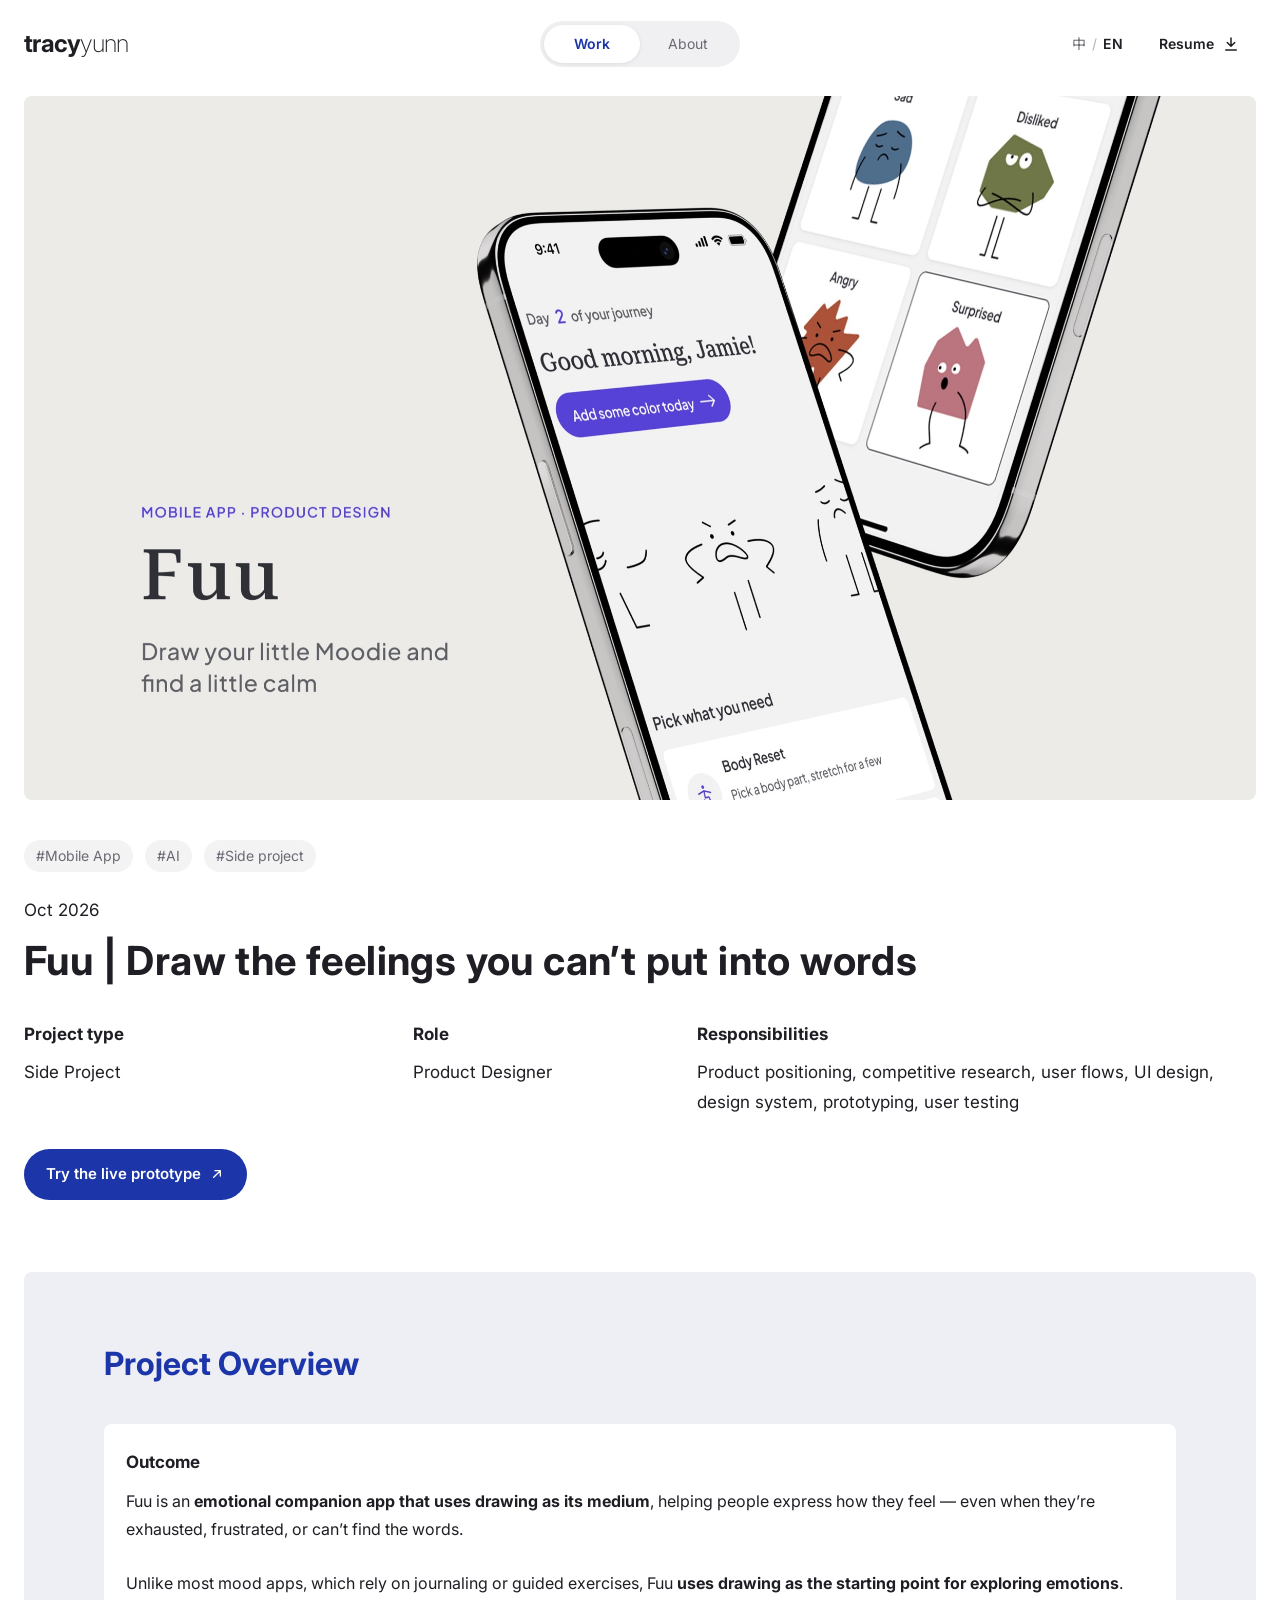
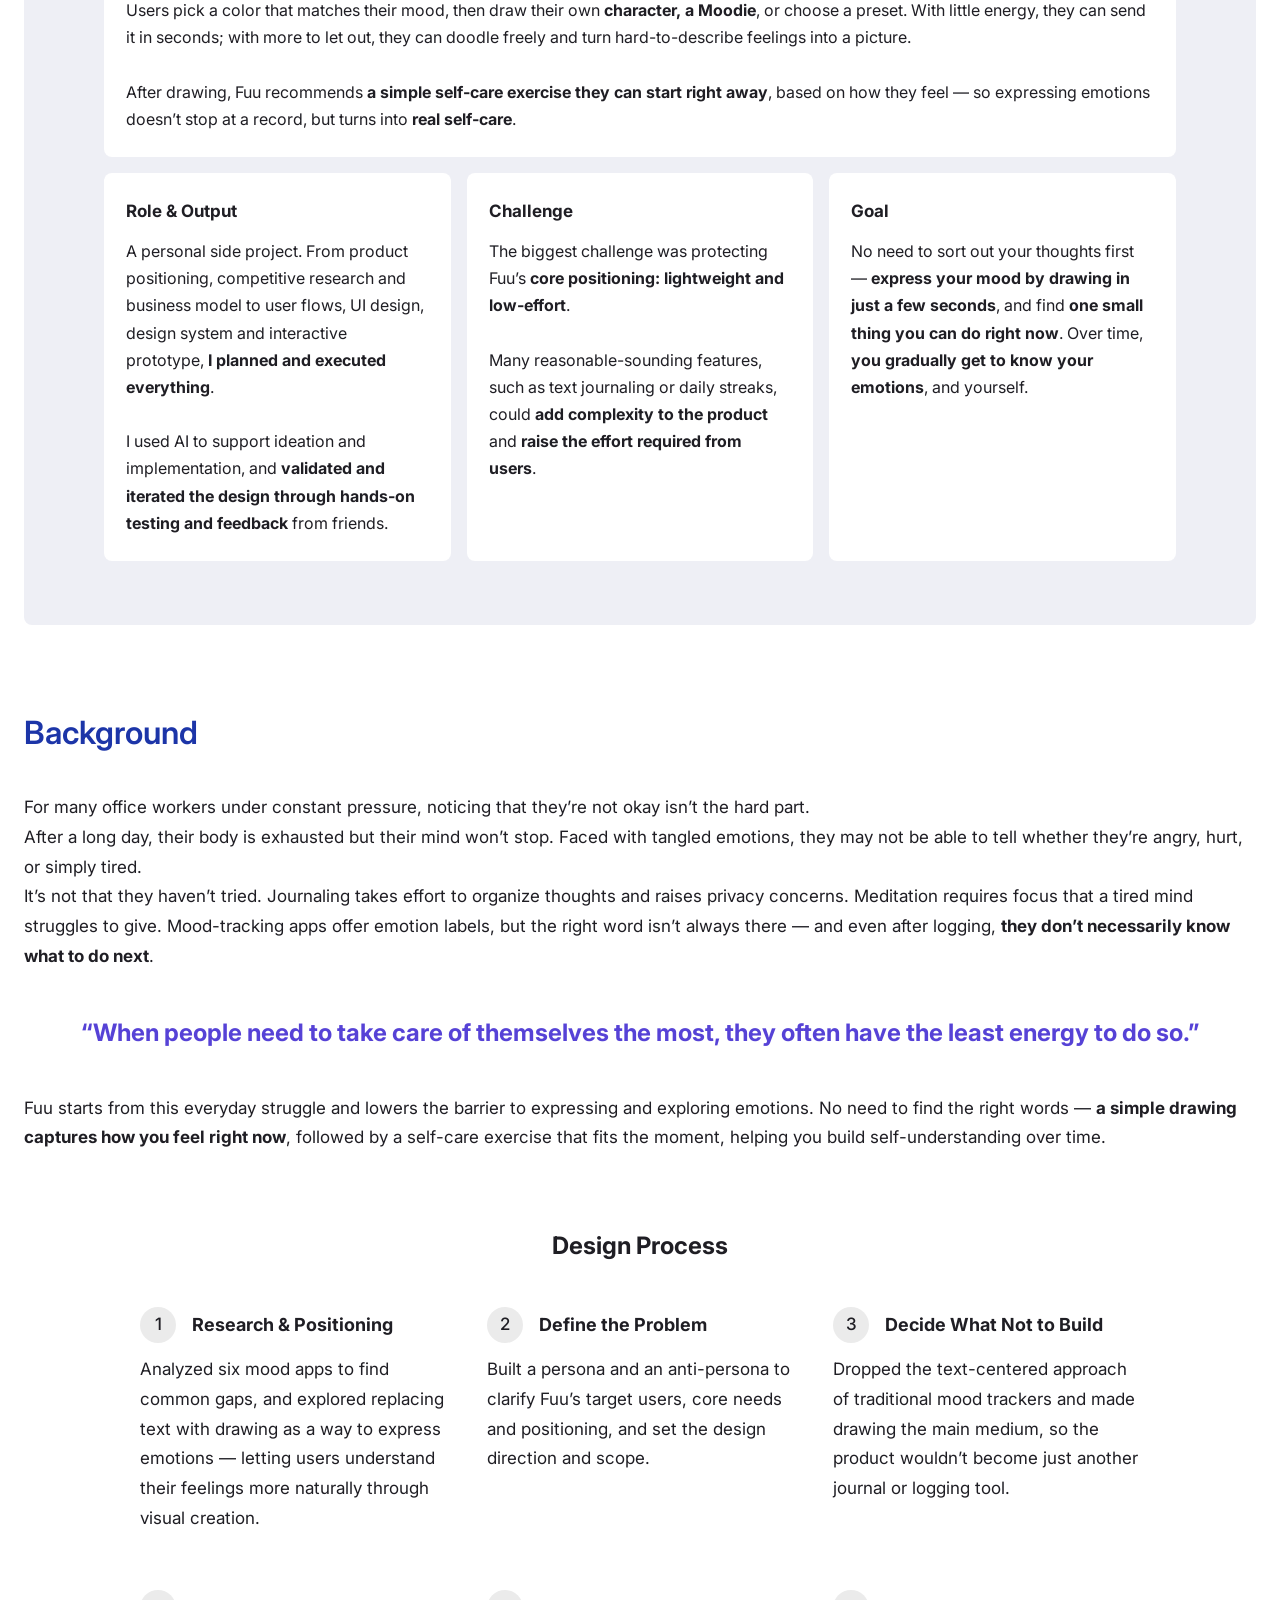
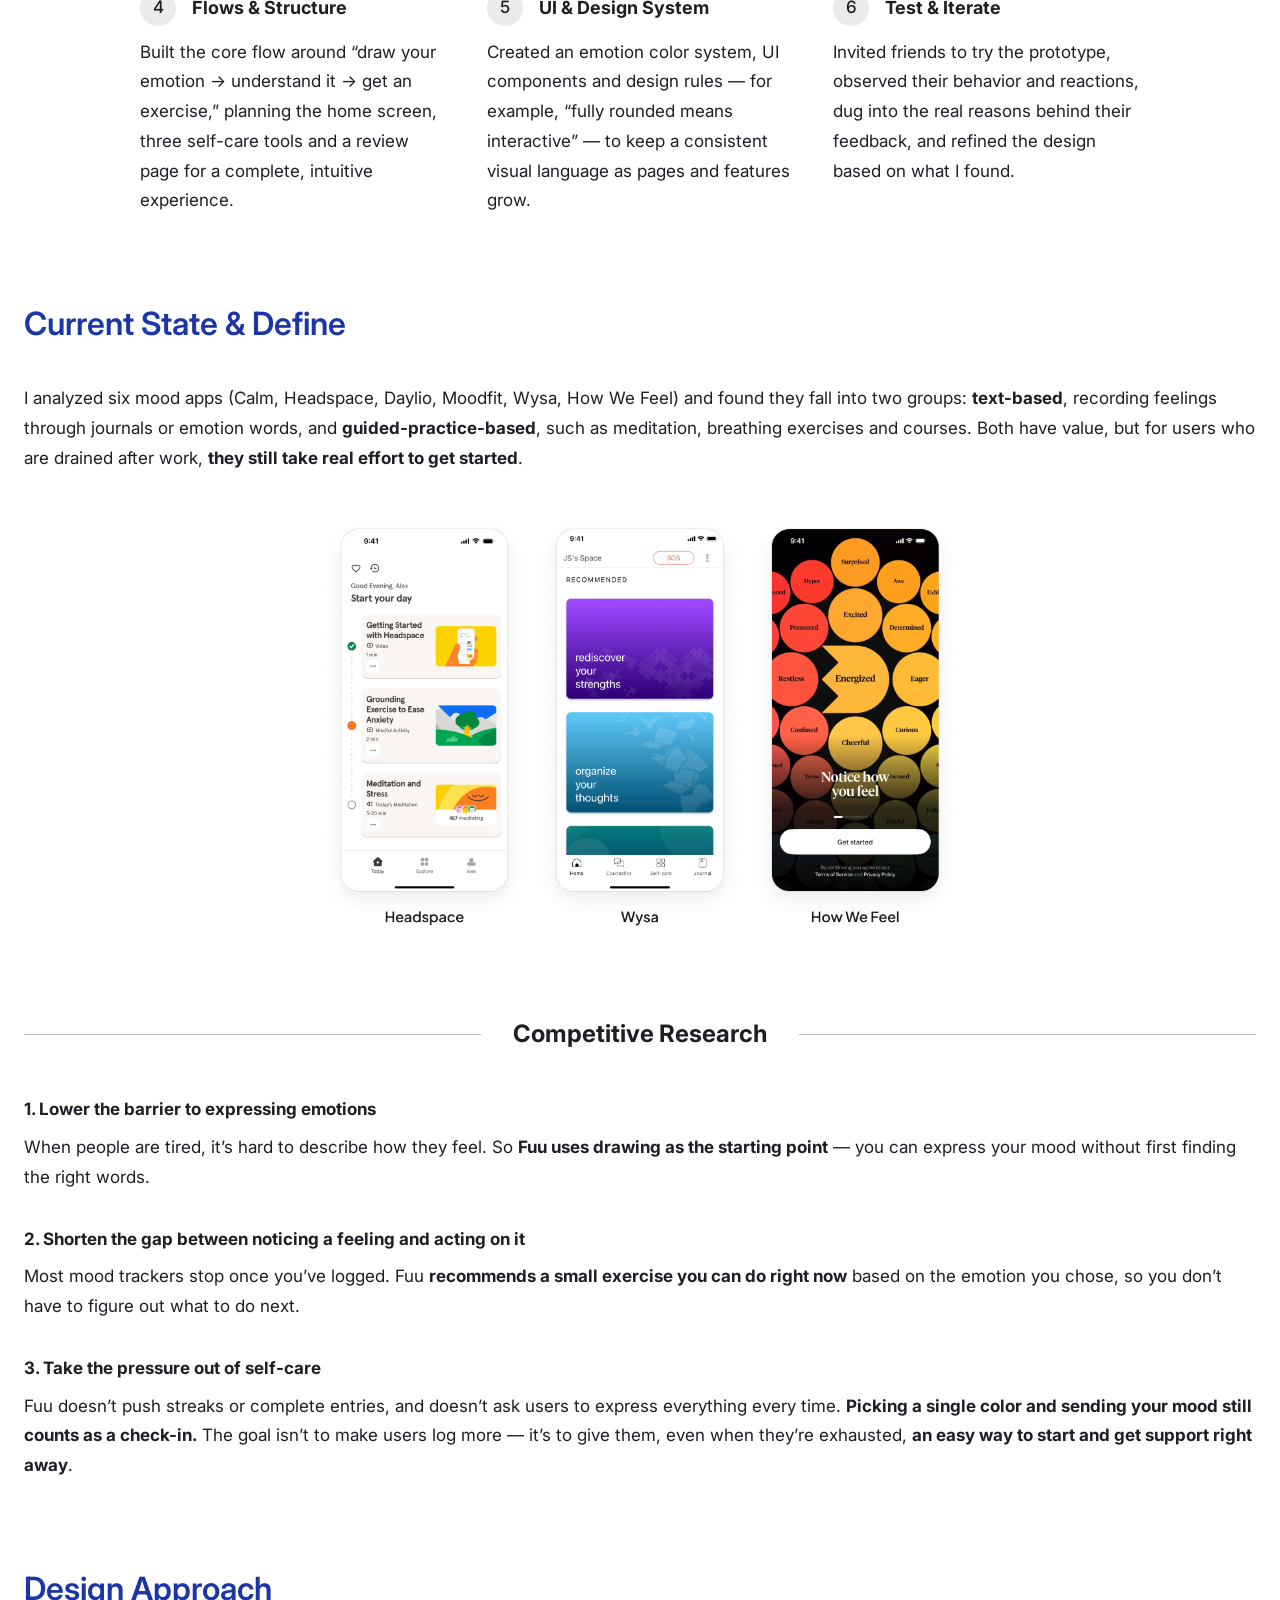
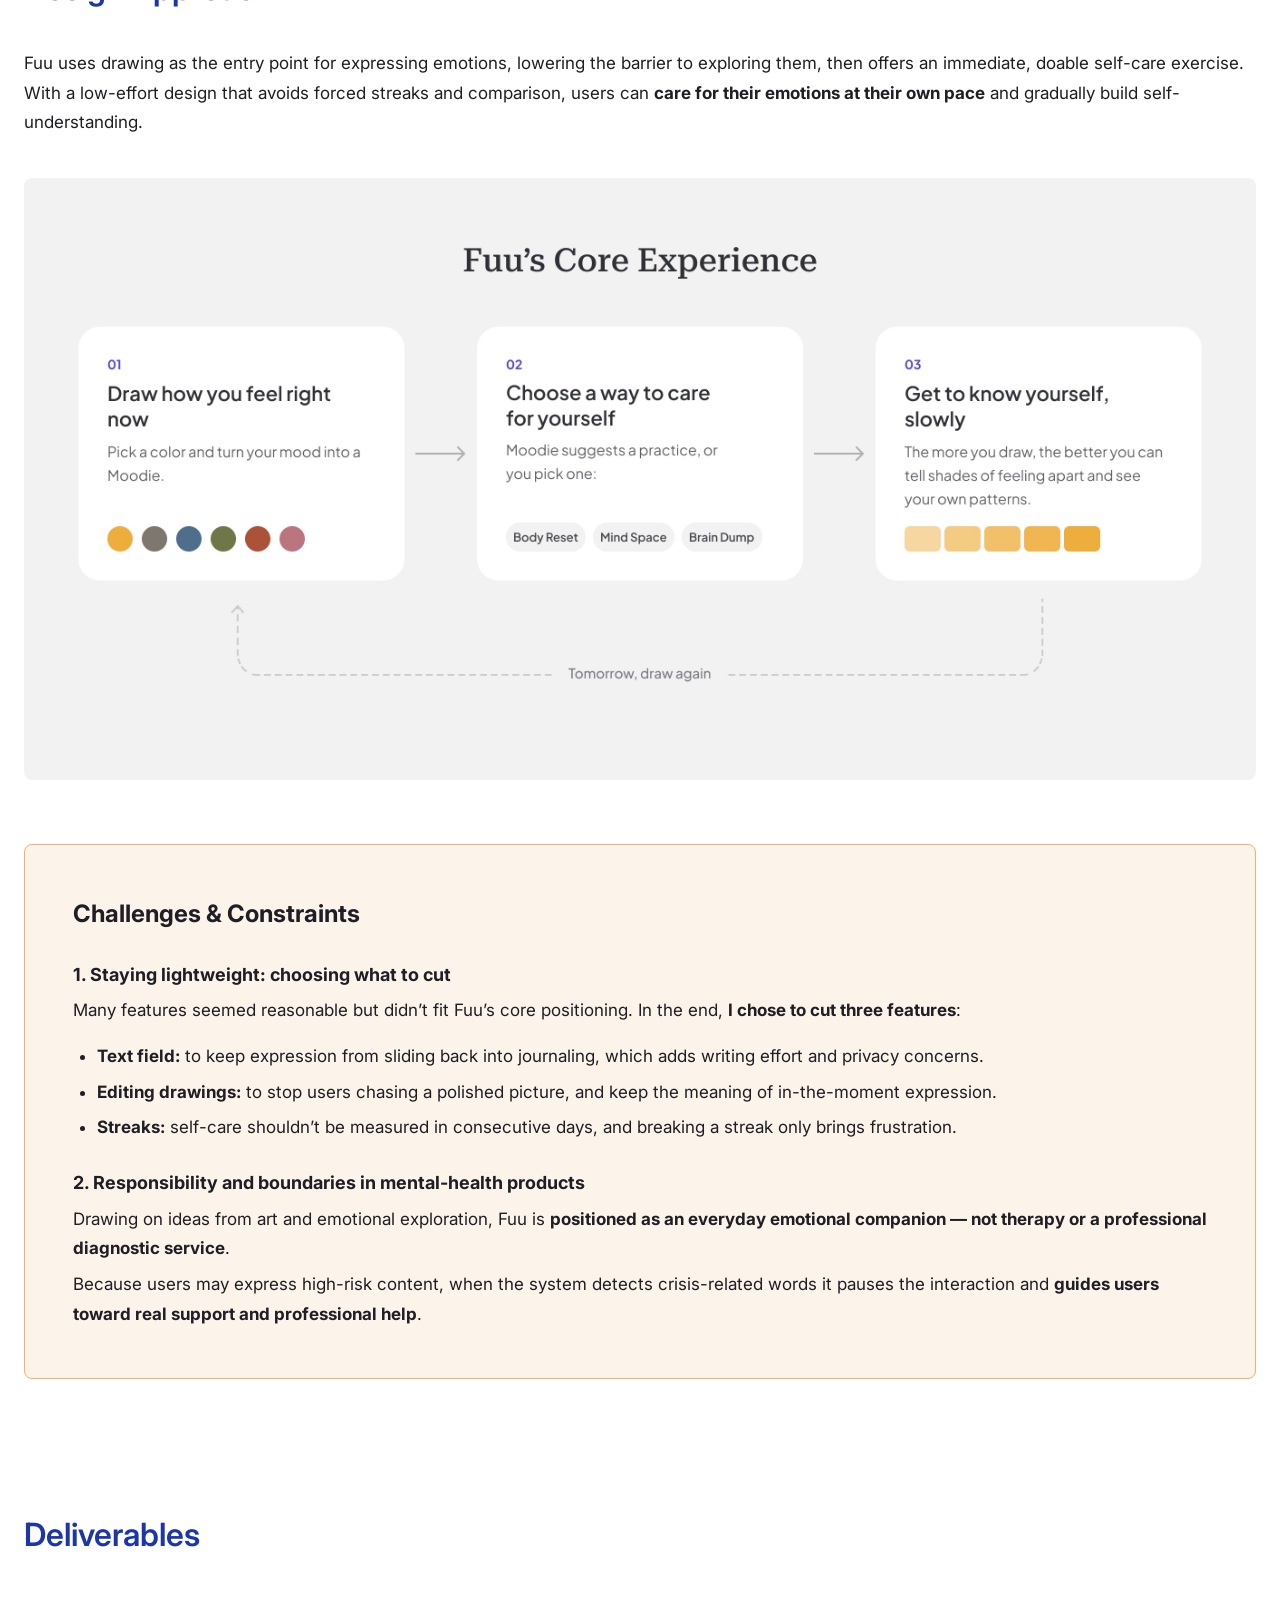
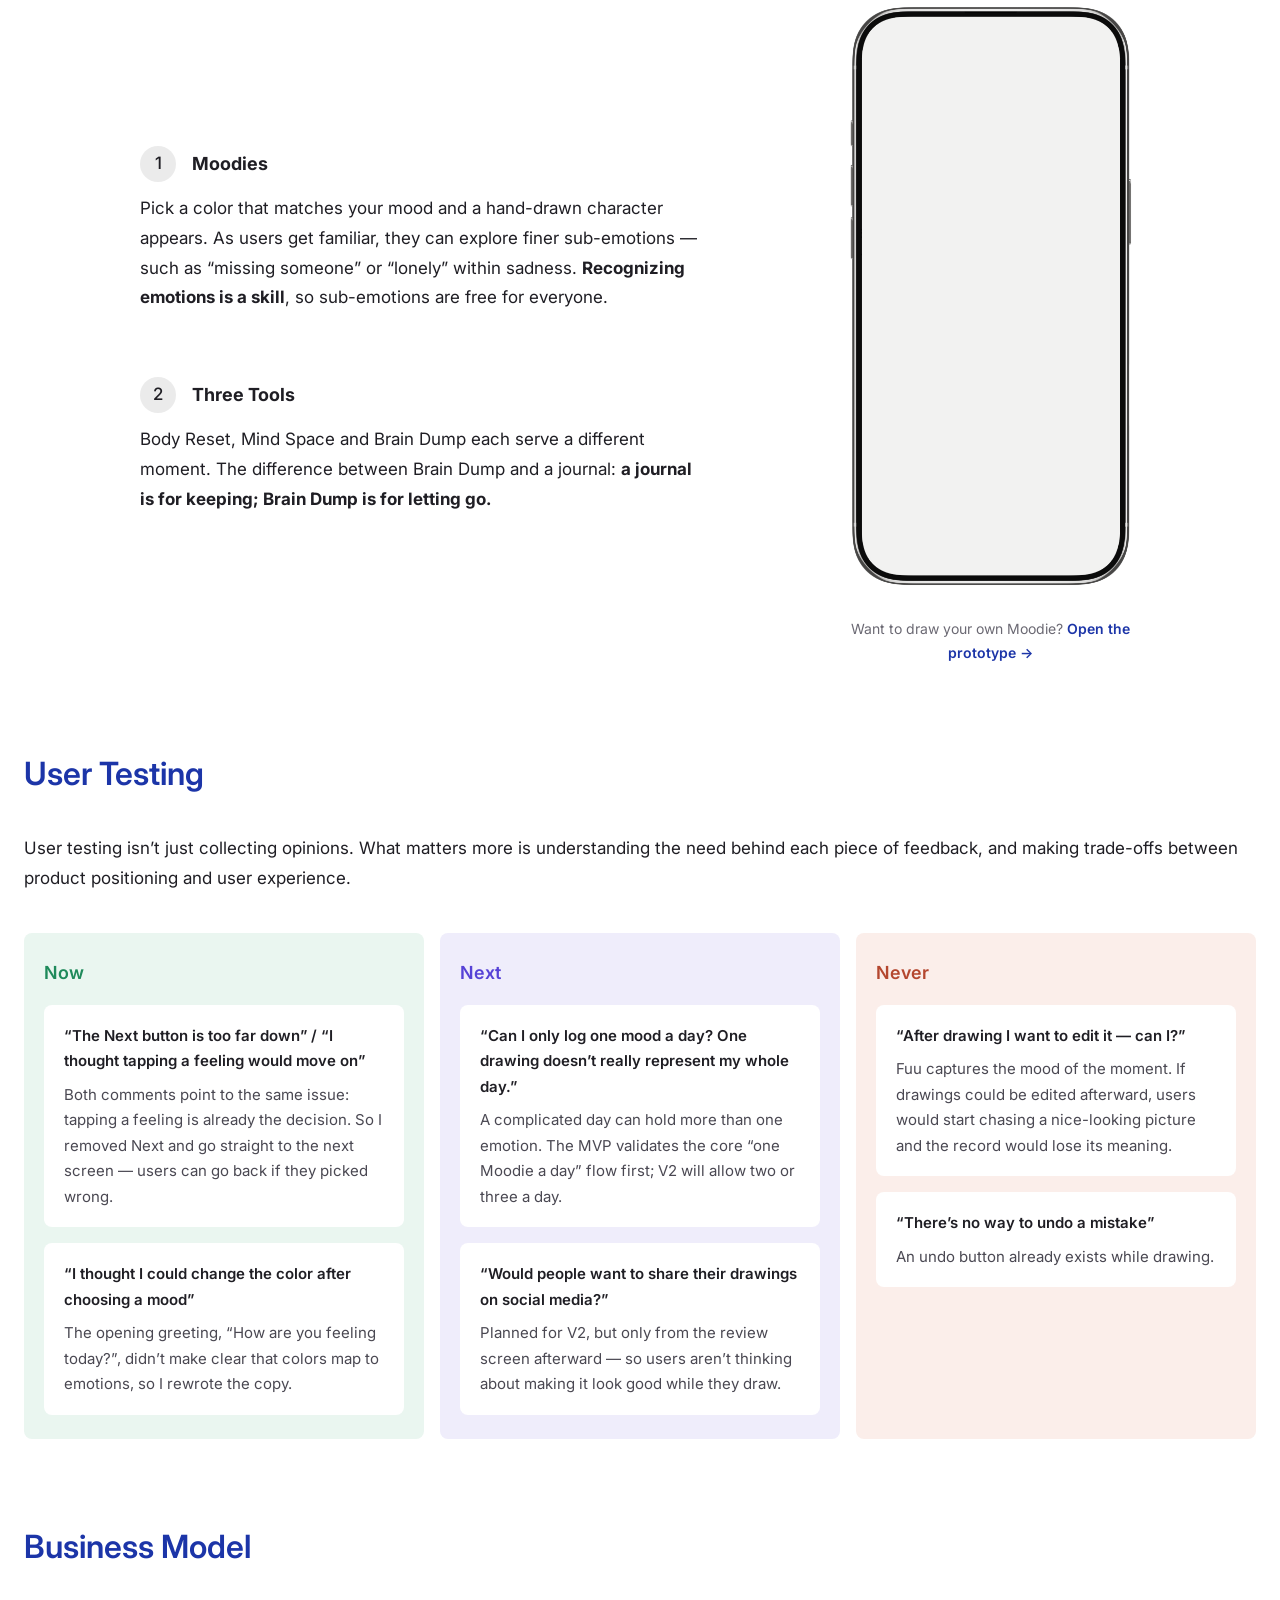
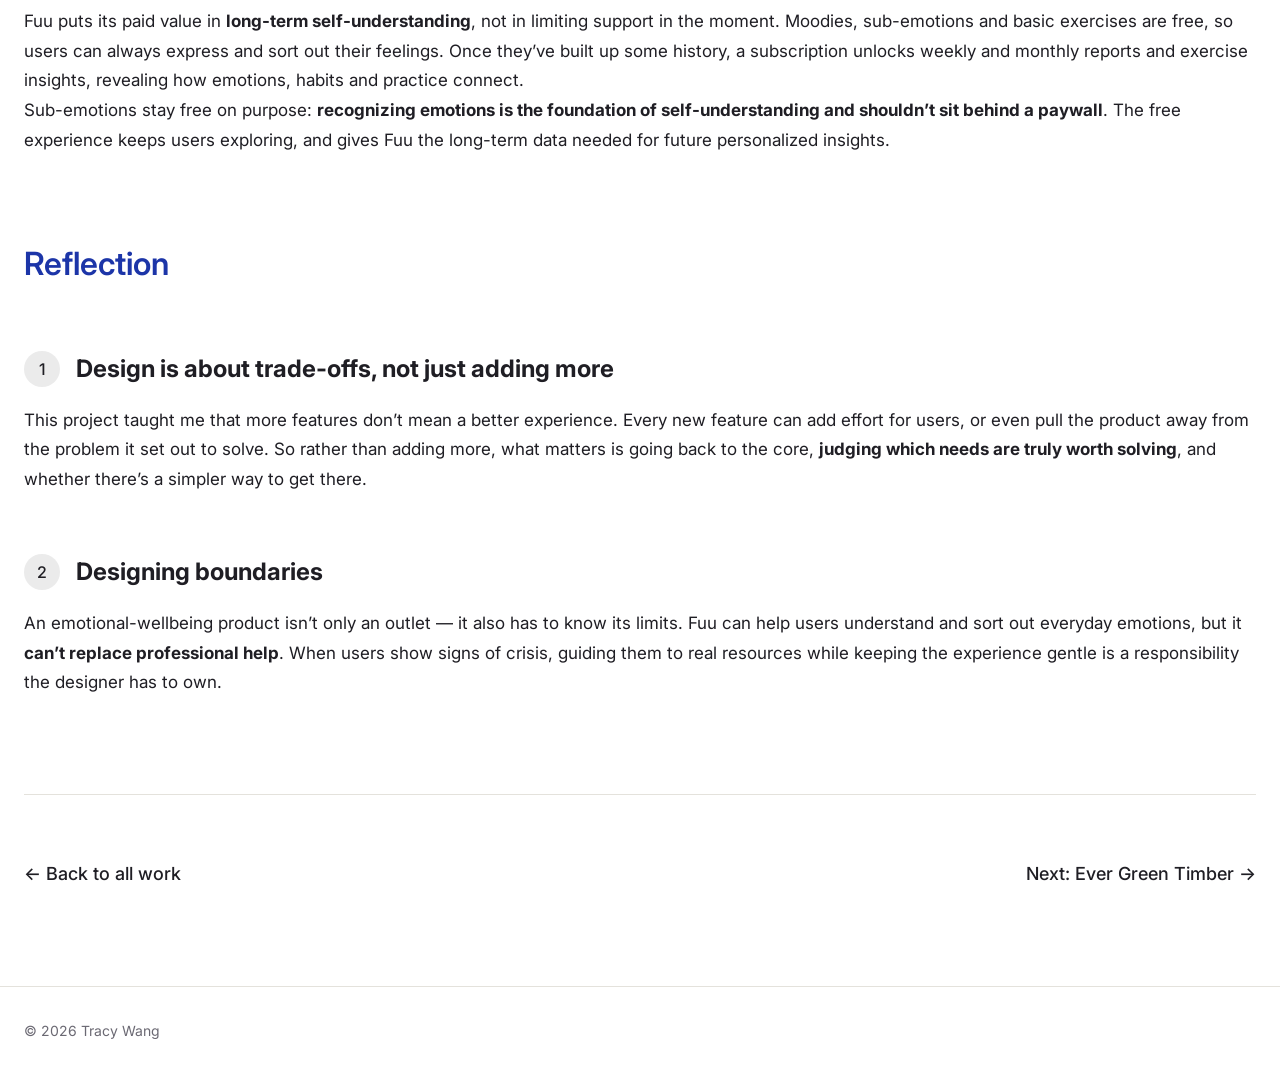
<file: en/fuu.html>
<!doctype html>
<html lang="en"><head>
  <meta charset="utf-8">
  <meta name="viewport" content="width=device-width, initial-scale=1">
  <title>Fuu — Tracy Wang</title>
  <link rel="preconnect" href="https://fonts.googleapis.com">
  <link rel="preconnect" href="https://fonts.gstatic.com" crossorigin="">
  <link href="https://fonts.googleapis.com/css2?family=Inter:wght@200;300;400;500;600;700&amp;family=Instrument+Serif:ital@0;1&amp;family=Noto+Sans+TC:wght@400;500;600;700&amp;display=swap" rel="stylesheet">
  <link rel="stylesheet" href="../style.css?v=50">
  <script src="../site.js?v=51"></script>
</head>
<body>

  <nav class="nav">
    <div class="wrap">
      <a class="logo" href="index.html" aria-label="Tracy Wang — Home"><b>tracy</b><span>yunn</span></a>
      <button class="menu-btn" aria-label="Menu" aria-expanded="false" onclick="var n=this.closest('.nav');var o=n.classList.toggle('open');this.setAttribute('aria-expanded',o);document.body.classList.toggle('menu-open',o)">
        <svg class="ic-open" width="24" height="24" viewBox="0 0 24 24" fill="none" stroke="currentColor" stroke-width="2" stroke-linecap="round"><path d="M4 7h16M4 12h16M4 17h16"></path></svg>
        <svg class="ic-close" width="24" height="24" viewBox="0 0 24 24" fill="none" stroke="currentColor" stroke-width="2" stroke-linecap="round"><path d="M6 6l12 12M18 6L6 18"></path></svg>
      </button>
      <ul>
        <li class="nav-seg"><a href="index.html">Work</a><a href="about.html">About</a></li>
        <li class="nav-right"><a class="lang" href="../fuu.html" hreflang="zh-Hant">中<span>/</span><b>EN</b></a><a class="resume" href="../resume/tracy-wang-resume-en.pdf" target="_blank" rel="noopener">Resume
          <svg width="18" height="18" viewBox="0 0 24 24" fill="none" stroke="currentColor" stroke-width="2" stroke-linecap="round" stroke-linejoin="round"><path d="M12 4v11M7 10l5 5 5-5M5 20h14"></path></svg>
        </a></li>
      </ul>
    </div>
  </nav>

  <main class="wrap cs">

    <!-- 開頭 -->
    <img class="cs-hero no-border" src="../images/fuu/hero.jpg" alt="Fuu: home screen and mood selection screen">

    <ul class="cs-tags">
      <li>Mobile App</li>
      <li>AI</li>
      <li>Side project</li>
    </ul>
    <p class="cs-date">Oct 2026</p>
    <h1 class="cs-title">Fuu | Draw the feelings you can’t put into words</h1>

    <dl class="cs-meta">
      <div><dt>Project type</dt><dd>Side Project</dd></div>
      <div><dt>Role</dt><dd>Product Designer</dd></div>
      <div><dt>Responsibilities</dt><dd>Product positioning, competitive research, user flows, UI design, design system, prototyping, user testing</dd></div>
    </dl>
    <a class="proto-btn" href="https://tracyyunn.github.io/fuu.design/" target="_blank" rel="noopener">Try the live prototype <svg width="16" height="16" viewBox="0 0 24 24" fill="none" stroke="currentColor" stroke-width="2" stroke-linecap="round" stroke-linejoin="round" aria-hidden="true"><path d="M7 17L17 7M9 7h8v8"/></svg></a>

    <!-- 專案概覽 -->
    <section class="cs-overview">
      <h2 class="cs-h2">Project Overview</h2>
      <div class="card">
        <h3>Outcome</h3>
        <p>Fuu is an <strong>emotional companion app that uses drawing as its medium</strong>, helping people express how they feel — even when they’re exhausted, frustrated, or can’t find the words.</p>
        <p>Unlike most mood apps, which rely on journaling or guided exercises, Fuu <strong>uses drawing as the starting point for exploring emotions</strong>. Users pick a color that matches their mood, then draw their own <strong>character, a Moodie</strong>, or choose a preset. With little energy, they can send it in seconds; with more to let out, they can doodle freely and turn hard-to-describe feelings into a picture.</p>
        <p>After drawing, Fuu recommends <strong>a simple self-care exercise they can start right away</strong>, based on how they feel — so expressing emotions doesn’t stop at a record, but turns into <strong>real self-care</strong>.</p>
      </div>
      <div class="cards-3">
        <div class="card">
          <h3>Role &amp; Output</h3>
          <p>A personal side project. From product positioning, competitive research and business model to user flows, UI design, design system and interactive prototype, <strong>I planned and executed everything</strong>.</p>
          <p>I used AI to support ideation and implementation, and <strong>validated and iterated the design through hands-on testing and feedback</strong> from friends.</p>
        </div>
        <div class="card">
          <h3>Challenge</h3>
          <p>The biggest challenge was protecting Fuu’s <strong>core positioning: lightweight and low-effort</strong>.</p>
          <p>Many reasonable-sounding features, such as text journaling or daily streaks, could <strong>add complexity to the product</strong> and <strong>raise the effort required from users</strong>.</p>
        </div>
        <div class="card">
          <h3>Goal</h3>
          <p>No need to sort out your thoughts first — <strong>express your mood by drawing in just a few seconds</strong>, and find <strong>one small thing you can do right now</strong>. Over time, <strong>you gradually get to know your emotions</strong>, and yourself.</p>
        </div>
      </div>
    </section>

    <!-- 專案背景 -->
    <section class="cs-sec">
      <h2 class="cs-h2">Background</h2>
      <p>For many office workers under constant pressure, noticing that they’re not okay isn’t the hard part.</p>
      <p>After a long day, their body is exhausted but their mind won’t stop. Faced with tangled emotions, they may not be able to tell whether they’re angry, hurt, or simply tired.</p>
      <p>It’s not that they haven’t tried. Journaling takes effort to organize thoughts and raises privacy concerns. Meditation requires focus that a tired mind struggles to give. Mood-tracking apps offer emotion labels, but the right word isn’t always there — and even after logging, <strong>they don’t necessarily know what to do next</strong>.</p>
      <p class="quote quote--fuu">“When people need to take care of themselves the most, they often have the least energy to do so.”</p>
      <p>Fuu starts from this everyday struggle and lowers the barrier to expressing and exploring emotions. No need to find the right words — <strong>a simple drawing captures how you feel right now</strong>, followed by a self-care exercise that fits the moment, helping you build self-understanding over time.</p>

      <!-- 設計流程（專案背景的小段落） -->
      <h3 class="cs-sub center">Design Process</h3>
      <ol class="process">
        <li><b>Research &amp; Positioning</b><p>Analyzed six mood apps to find common gaps, and explored replacing text with drawing as a way to express emotions — letting users understand their feelings more naturally through visual creation.</p></li>
        <li><b>Define the Problem</b><p>Built a persona and an anti-persona to clarify Fuu’s target users, core needs and positioning, and set the design direction and scope.</p></li>
        <li><b>Decide What Not to Build</b><p>Dropped the text-centered approach of traditional mood trackers and made drawing the main medium, so the product wouldn’t become just another journal or logging tool.</p></li>
        <li><b>Flows &amp; Structure</b><p>Built the core flow around “draw your emotion → understand it → get an exercise,” planning the home screen, three self-care tools and a review page for a complete, intuitive experience.</p></li>
        <li><b>UI &amp; Design System</b><p>Created an emotion color system, UI components and design rules — for example, “fully rounded means interactive” — to keep a consistent visual language as pages and features grow.</p></li>
        <li><b>Test &amp; Iterate</b><p>Invited friends to try the prototype, observed their behavior and reactions, dug into the real reasons behind their feedback, and refined the design based on what I found.</p></li>
      </ol>
    </section>

    <!-- 專案現況釐清 -->
    <section class="cs-sec">
      <h2 class="cs-h2">Current State &amp; Define</h2>
      <p>I analyzed six mood apps (Calm, Headspace, Daylio, Moodfit, Wysa, How We Feel) and found they fall into two groups: <strong>text-based</strong>, recording feelings through journals or emotion words, and <strong>guided-practice-based</strong>, such as meditation, breathing exercises and courses. Both have value, but for users who are drained after work, <strong>they still take real effort to get started</strong>.</p>
      <img class="cs-img no-border" src="../images/fuu/competitors.png" style="max-width:640px;display:block;margin-left:auto;margin-right:auto" alt="Comparison of six mood apps">

      <!-- 定義問題（專案現況釐清的小段落） -->
      <h3 class="cs-divider">Competitive Research</h3>
      <div class="problems">
        <h3>1. Lower the barrier to expressing emotions</h3>
        <p>When people are tired, it’s hard to describe how they feel. So <strong>Fuu uses drawing as the starting point</strong> — you can express your mood without first finding the right words.</p>
        <h3>2. Shorten the gap between noticing a feeling and acting on it</h3>
        <p>Most mood trackers stop once you’ve logged. Fuu <strong>recommends a small exercise you can do right now</strong> based on the emotion you chose, so you don’t have to figure out what to do next.</p>
        <h3>3. Take the pressure out of self-care</h3>
        <p>Fuu doesn’t push streaks or complete entries, and doesn’t ask users to express everything every time. <strong>Picking a single color and sending your mood still counts as a check-in.</strong> The goal isn’t to make users log more — it’s to give them, even when they’re exhausted, <strong>an easy way to start and get support right away</strong>.</p>
      </div>
    </section>

    <!-- 設計目標 -->
    <section class="cs-sec">
      <h2 class="cs-h2">Design Approach</h2>
      <p>Fuu uses drawing as the entry point for expressing emotions, lowering the barrier to exploring them, then offers an immediate, doable self-care exercise. With a low-effort design that avoids forced streaks and comparison, users can <strong>care for their emotions at their own pace</strong> and gradually build self-understanding.</p>
      <img class="cs-img no-border" src="../images/fuu/core-experience-en.jpg" alt="Fuu core experience: 01 draw your mood → 02 pick a way to care for yourself (Body Reset, Mind Space, Brain Dump) → 03 slowly get to know yourself; draw again tomorrow">

      <div class="constraints">
        <h3>Challenges &amp; Constraints</h3>
        <h4>1. Staying lightweight: choosing what to cut</h4>
        <p>Many features seemed reasonable but didn’t fit Fuu’s core positioning. In the end, <strong>I chose to cut three features</strong>:</p>
        <ul class="cs-list">
          <li><strong>Text field:</strong> to keep expression from sliding back into journaling, which adds writing effort and privacy concerns.</li>
          <li><strong>Editing drawings:</strong> to stop users chasing a polished picture, and keep the meaning of in-the-moment expression.</li>
          <li><strong>Streaks:</strong> self-care shouldn’t be measured in consecutive days, and breaking a streak only brings frustration.</li>
        </ul>
        <h4>2. Responsibility and boundaries in mental-health products</h4>
        <p>Drawing on ideas from art and emotional exploration, Fuu is <strong>positioned as an everyday emotional companion — not therapy or a professional diagnostic service</strong>.</p>
        <p>Because users may express high-risk content, when the system detects crisis-related words it pauses the interaction and <strong>guides users toward real support and professional help</strong>.</p>
      </div>
    </section>

    <!-- 設計產出 -->
    <section class="cs-sec cs-sec--far">
      <h2 class="cs-h2">Deliverables</h2>
      <div class="deliv">
      <ol class="process process--stack">
        <li><div class="txt"><b>Moodies</b><p>Pick a color that matches your mood and a hand-drawn character appears. As users get familiar, they can explore finer sub-emotions — such as “missing someone” or “lonely” within sadness. <strong>Recognizing emotions is a skill</strong>, so sub-emotions are free for everyone.</p></div></li>
        <li><div class="txt"><b>Three Tools</b><p>Body Reset, Mind Space and Brain Dump each serve a different moment. The difference between Brain Dump and a journal: <strong>a journal is for keeping; Brain Dump is for letting go.</strong></p></div></li>
      </ol>
      <div class="deliv-media">
        <div class="phone-vid"><img src="../images/fuu/phone-frame.png" alt=""><div class="screen"><video src="../images/fuu/checkin-flow.mp4" autoplay="" muted="" loop="" playsinline="" aria-label="Check-in flow video: choose a feeling, draw a Moodie"></video></div></div>
        <p class="proto-link">Want to draw your own Moodie? <a href="https://tracyyunn.github.io/fuu.design/" target="_blank" rel="noopener">Open the prototype →</a></p>
      </div>
      </div>
    </section>

    <!-- 使用者測試 -->
    <section class="cs-sec">
      <h2 class="cs-h2">User Testing</h2>
      <p>User testing isn’t just collecting opinions. What matters more is understanding the need behind each piece of feedback, and making trade-offs between product positioning and user experience.</p>

      <div class="ut-cols">
        <div class="ut-col ut-now"><h4>Now</h4>
          <div class="ut-item"><b>“The Next button is too far down” / “I thought tapping a feeling would move on”</b><p>Both comments point to the same issue: tapping a feeling is already the decision. So I removed Next and go straight to the next screen — users can go back if they picked wrong.</p></div>
          <div class="ut-item"><b>“I thought I could change the color after choosing a mood”</b><p>The opening greeting, “How are you feeling today?”, didn’t make clear that colors map to emotions, so I rewrote the copy.</p></div>
        </div>
        <div class="ut-col ut-next"><h4>Next</h4>
          <div class="ut-item"><b>“Can I only log one mood a day? One drawing doesn’t really represent my whole day.”</b><p>A complicated day can hold more than one emotion. The MVP validates the core “one Moodie a day” flow first; V2 will allow two or three a day.</p></div>
          <div class="ut-item"><b>“Would people want to share their drawings on social media?”</b><p>Planned for V2, but only from the review screen afterward — so users aren’t thinking about making it look good while they draw.</p></div>
        </div>
        <div class="ut-col ut-never"><h4>Never</h4>
          <div class="ut-item"><b>“After drawing I want to edit it — can I?”</b><p>Fuu captures the mood of the moment. If drawings could be edited afterward, users would start chasing a nice-looking picture and the record would lose its meaning.</p></div>
          <div class="ut-item"><b>“There’s no way to undo a mistake”</b><p>An undo button already exists while drawing.</p></div>
        </div>
      </div>
    </section>

    <!-- 商業模式 -->
    <section class="cs-sec">
      <h2 class="cs-h2">Business Model</h2>
      <p>Fuu puts its paid value in <strong>long-term self-understanding</strong>, not in limiting support in the moment. Moodies, sub-emotions and basic exercises are free, so users can always express and sort out their feelings. Once they’ve built up some history, a subscription unlocks weekly and monthly reports and exercise insights, revealing how emotions, habits and practice connect.</p>
      <p>Sub-emotions stay free on purpose: <strong>recognizing emotions is the foundation of self-understanding and shouldn’t sit behind a paywall</strong>. The free experience keeps users exploring, and gives Fuu the long-term data needed for future personalized insights.</p>
    </section>

    <!-- 反思與學習 -->
    <section class="cs-sec">
      <h2 class="cs-h2">Reflection</h2>

      <h3 class="goal"><i>1</i>Design is about trade-offs, not just adding more</h3>
      <p>This project taught me that more features don’t mean a better experience. Every new feature can add effort for users, or even pull the product away from the problem it set out to solve. So rather than adding more, what matters is going back to the core, <strong>judging which needs are truly worth solving</strong>, and whether there’s a simpler way to get there.</p>

      <h3 class="goal"><i>2</i>Designing boundaries</h3>
      <p>An emotional-wellbeing product isn’t only an outlet — it also has to know its limits. Fuu can help users understand and sort out everyday emotions, but it <strong>can’t replace professional help</strong>. When users show signs of crisis, guiding them to real resources while keeping the experience gentle is a responsibility the designer has to own.</p>
    </section>

  </main>

  <nav class="next-project wrap" aria-label="Project navigation">
    <a class="back" href="index.html#work">← Back to all work</a>
    <a class="next" href="maosen.html">Next: Ever Green Timber →</a>
  </nav>

  <footer class="footer">
    <div class="wrap">© 2026 Tracy Wang</div>
  </footer>

























































</body></html>
</file>
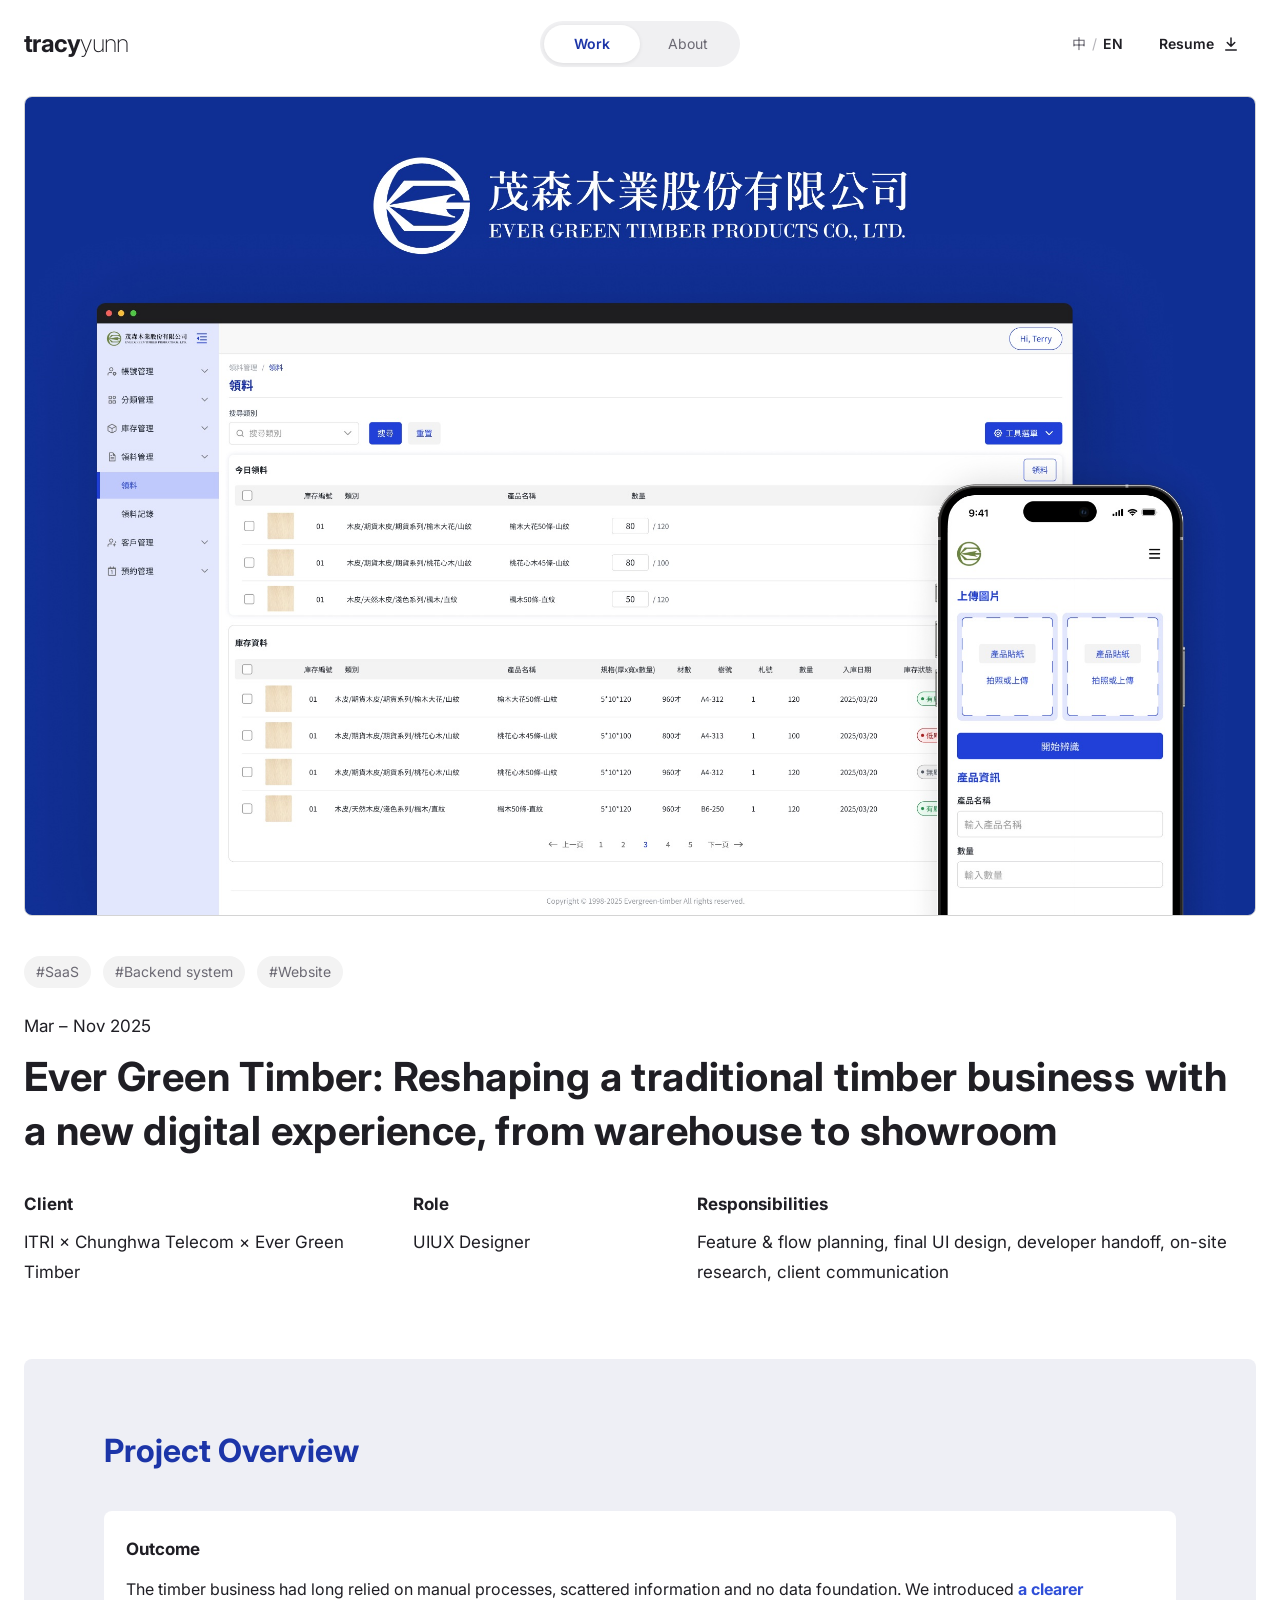
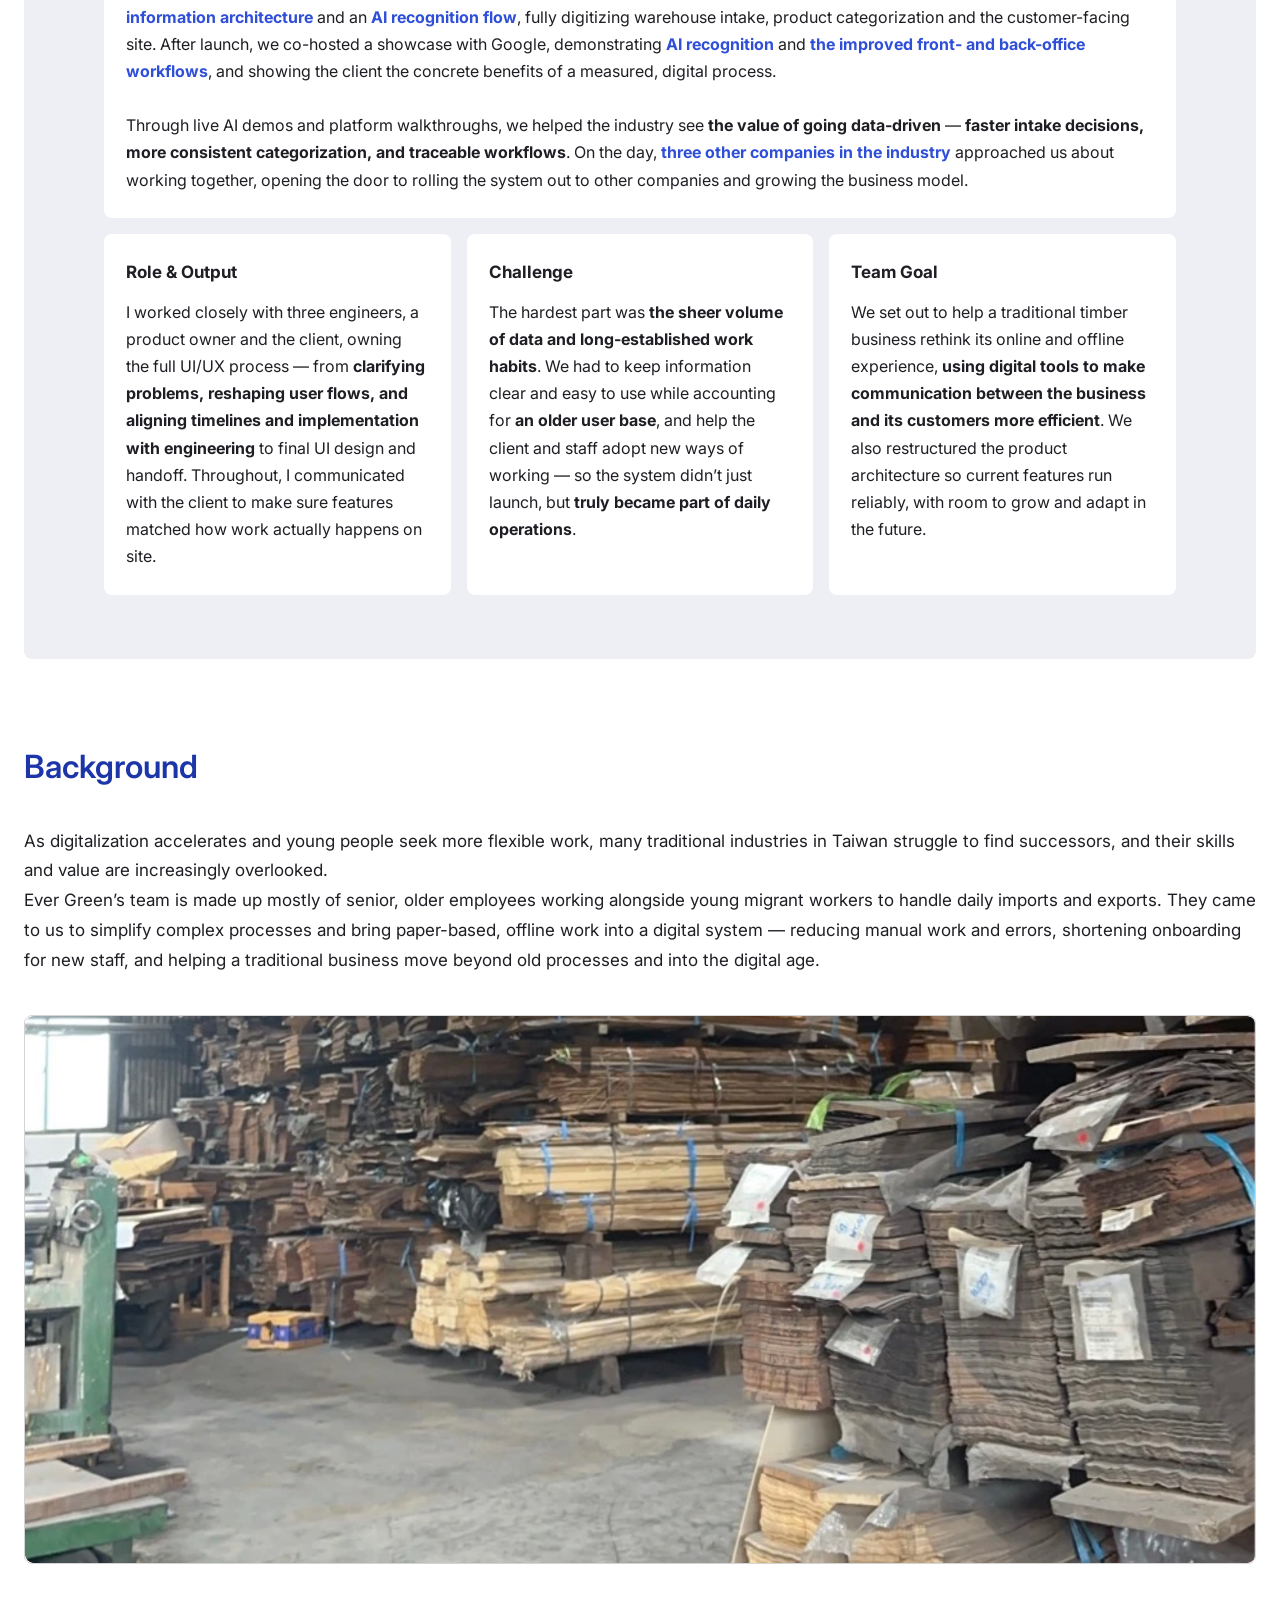
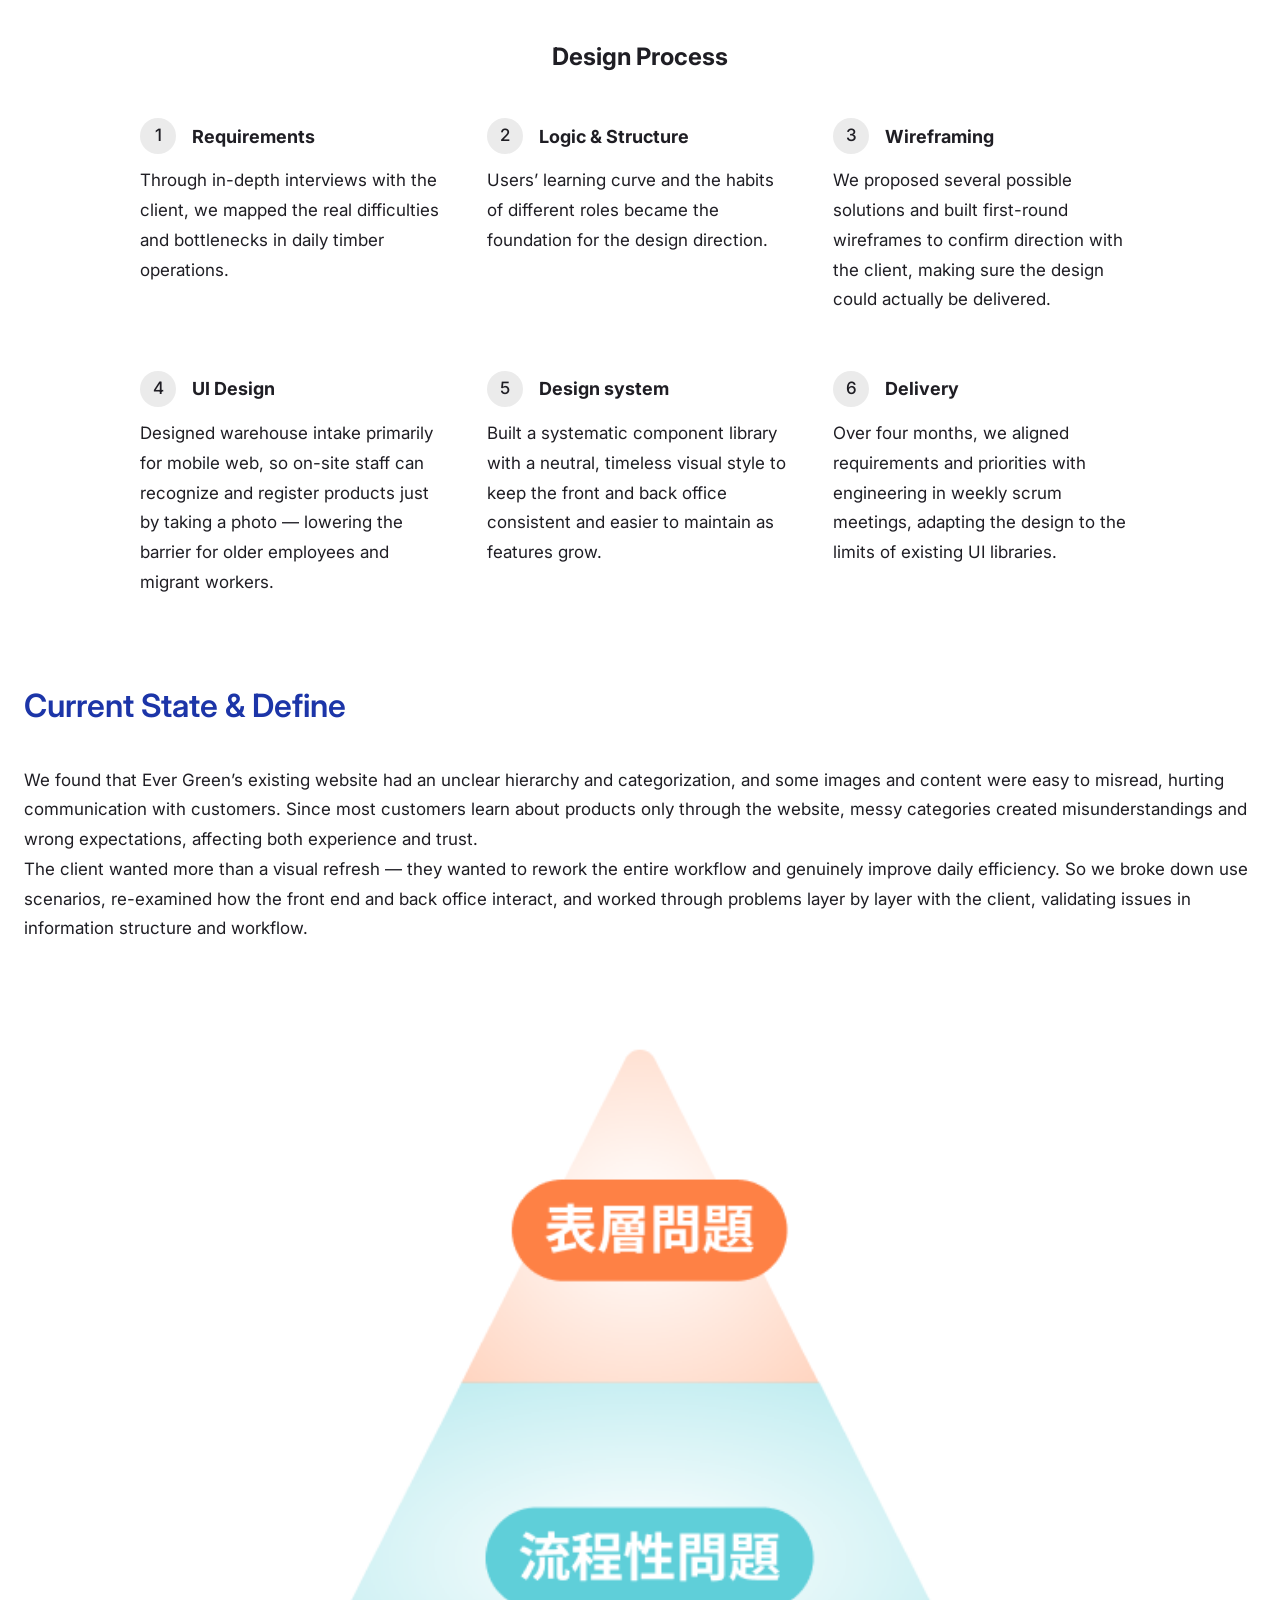
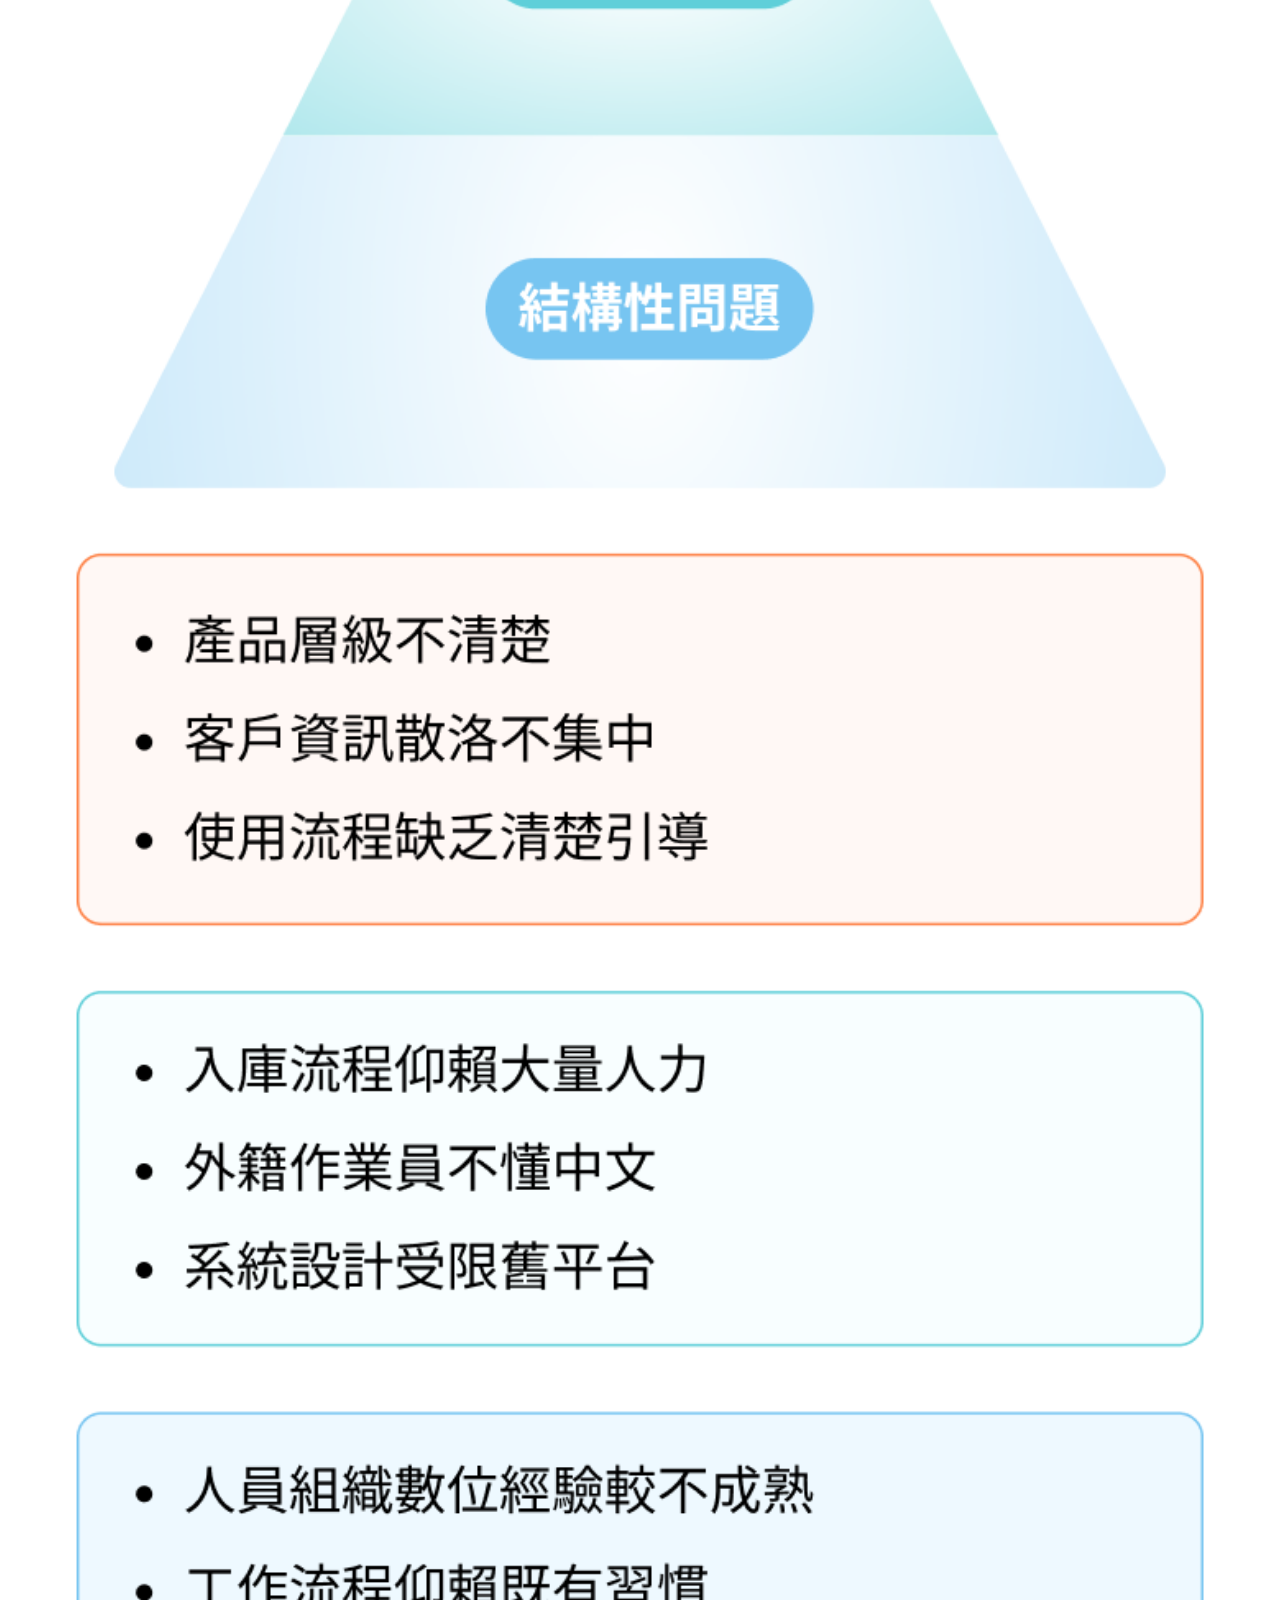
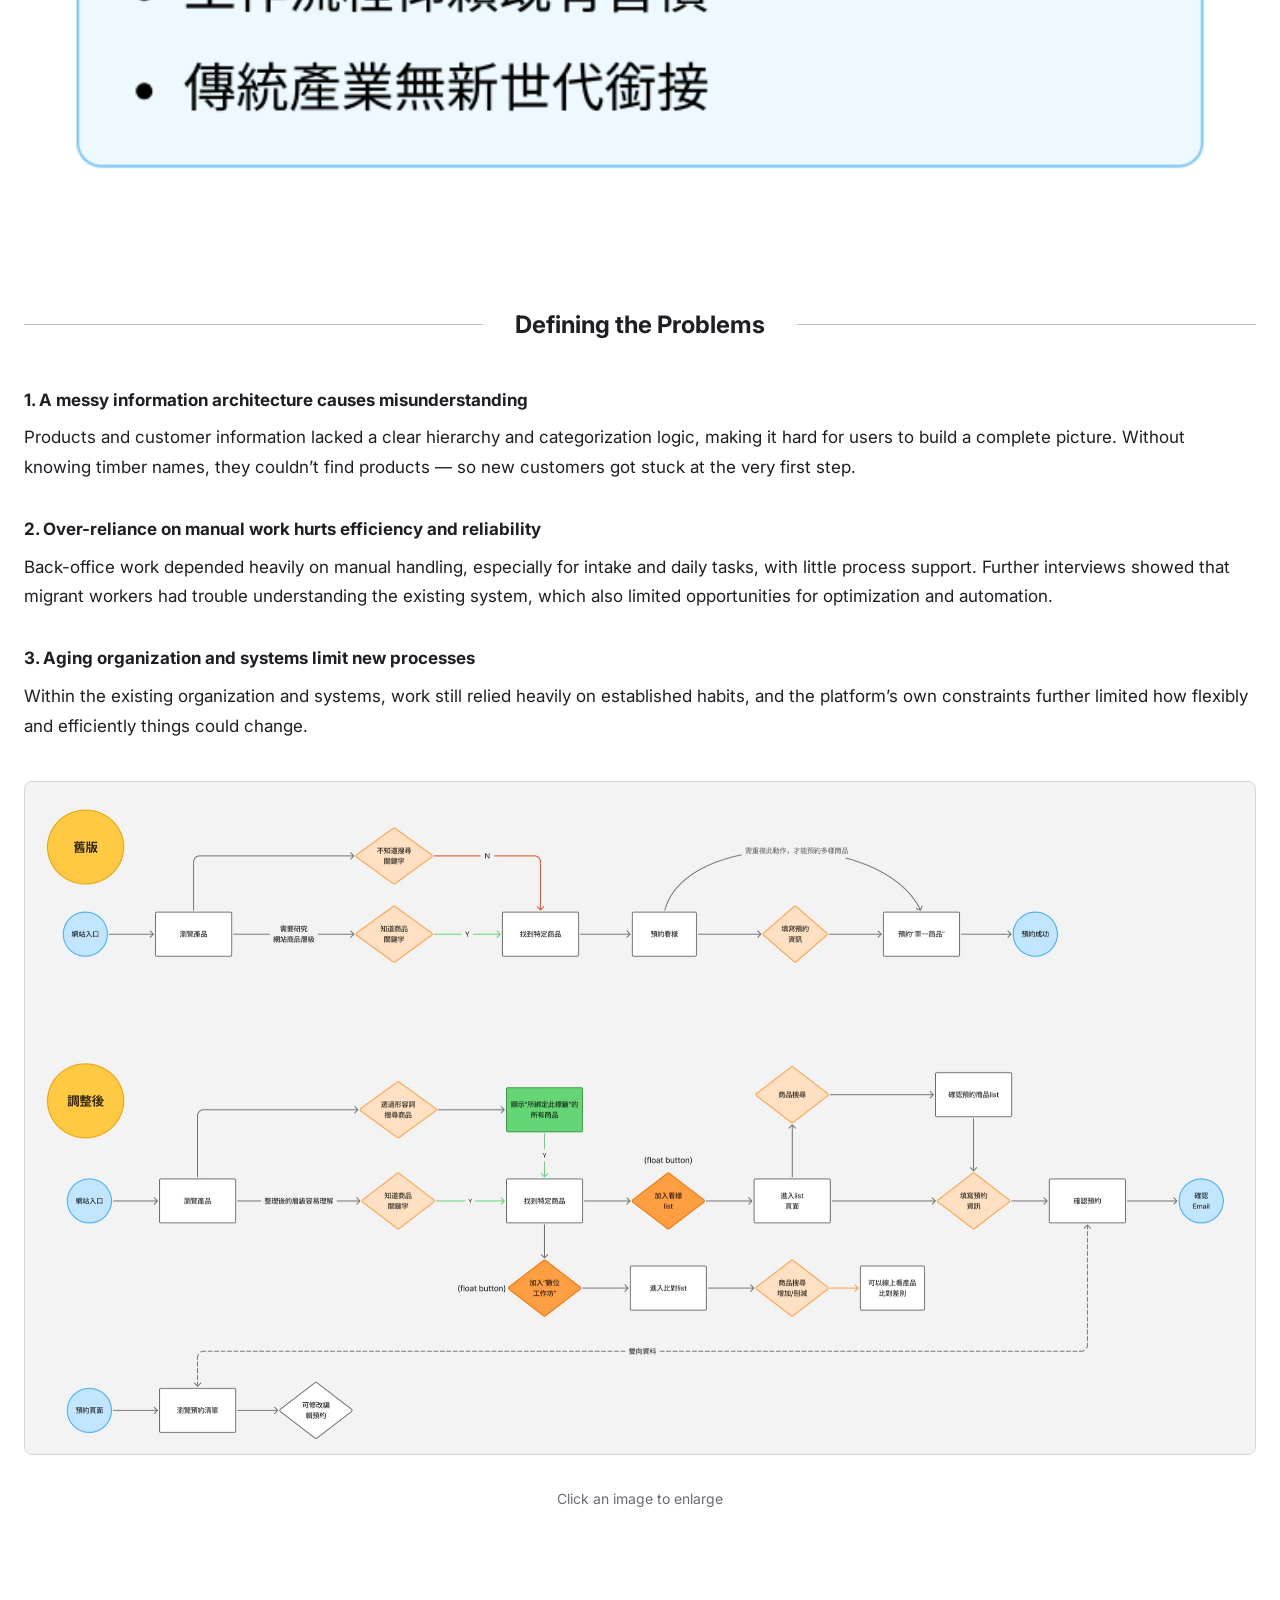
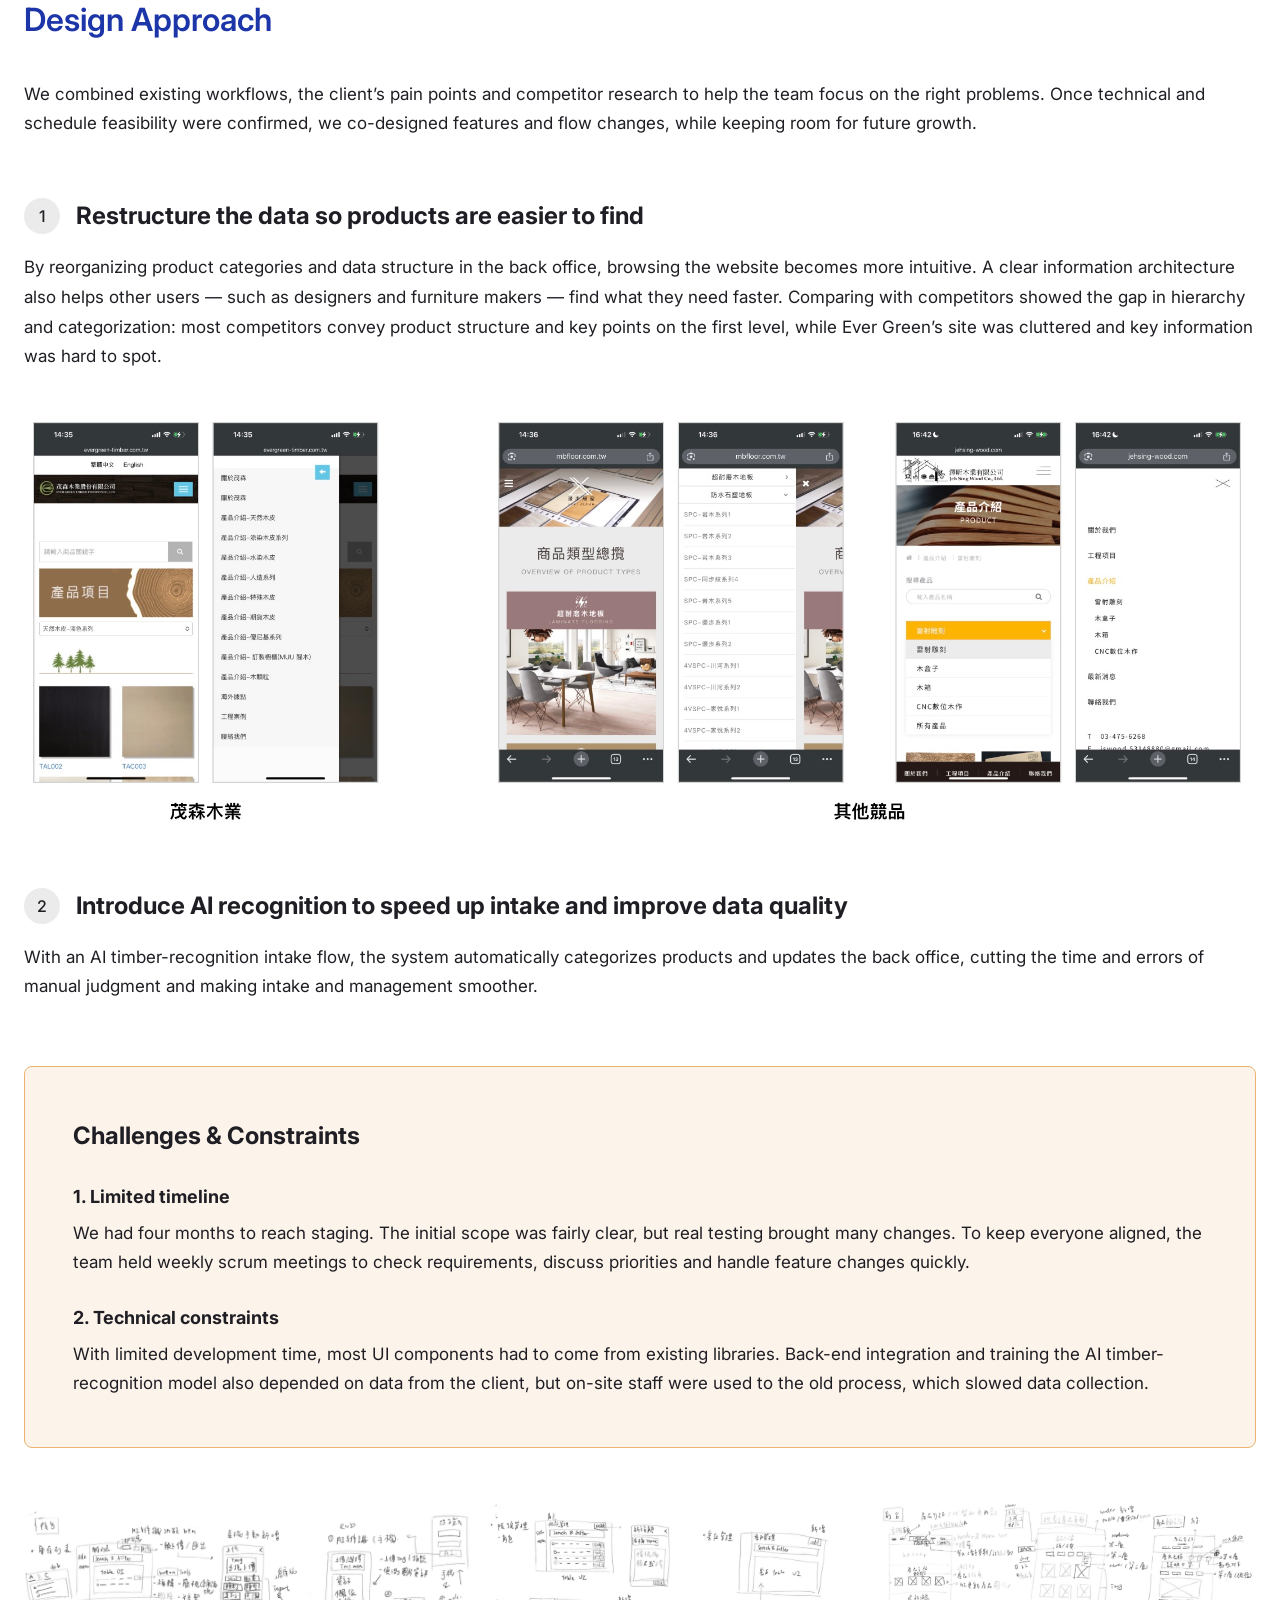
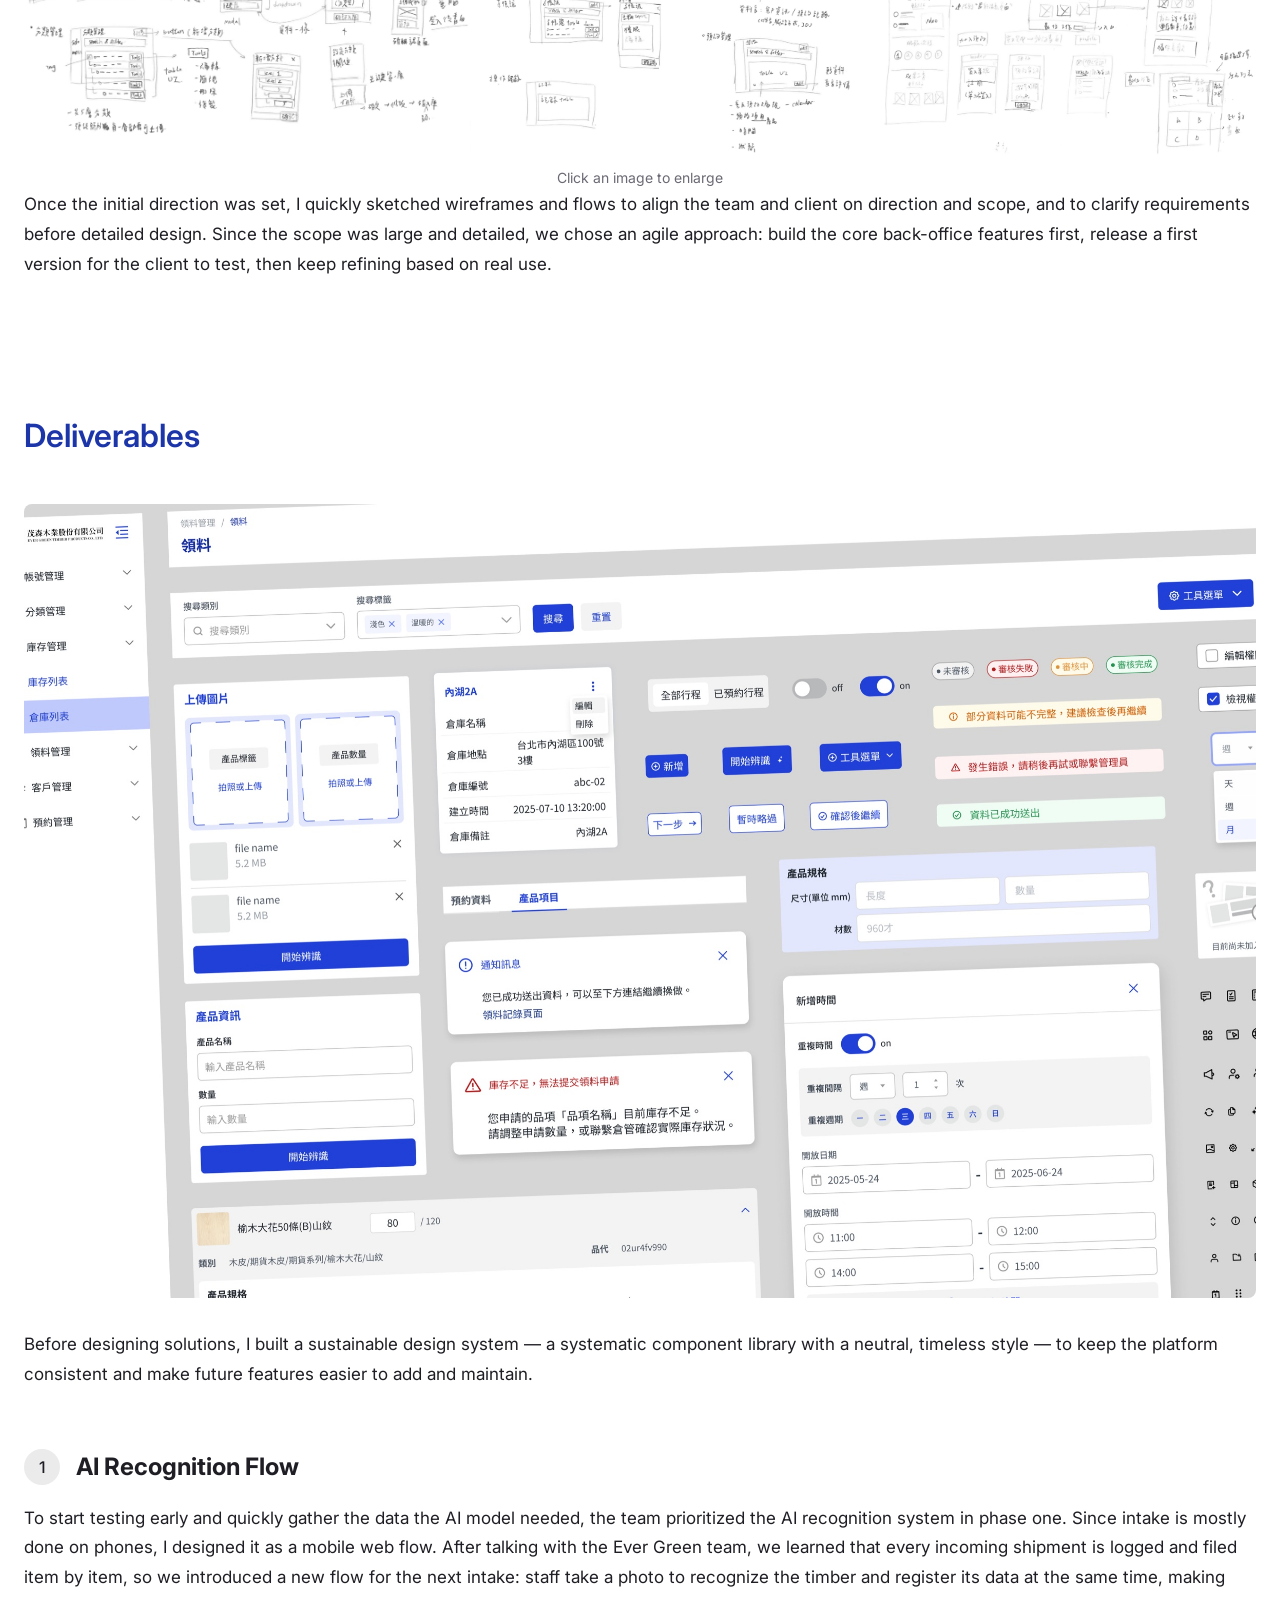
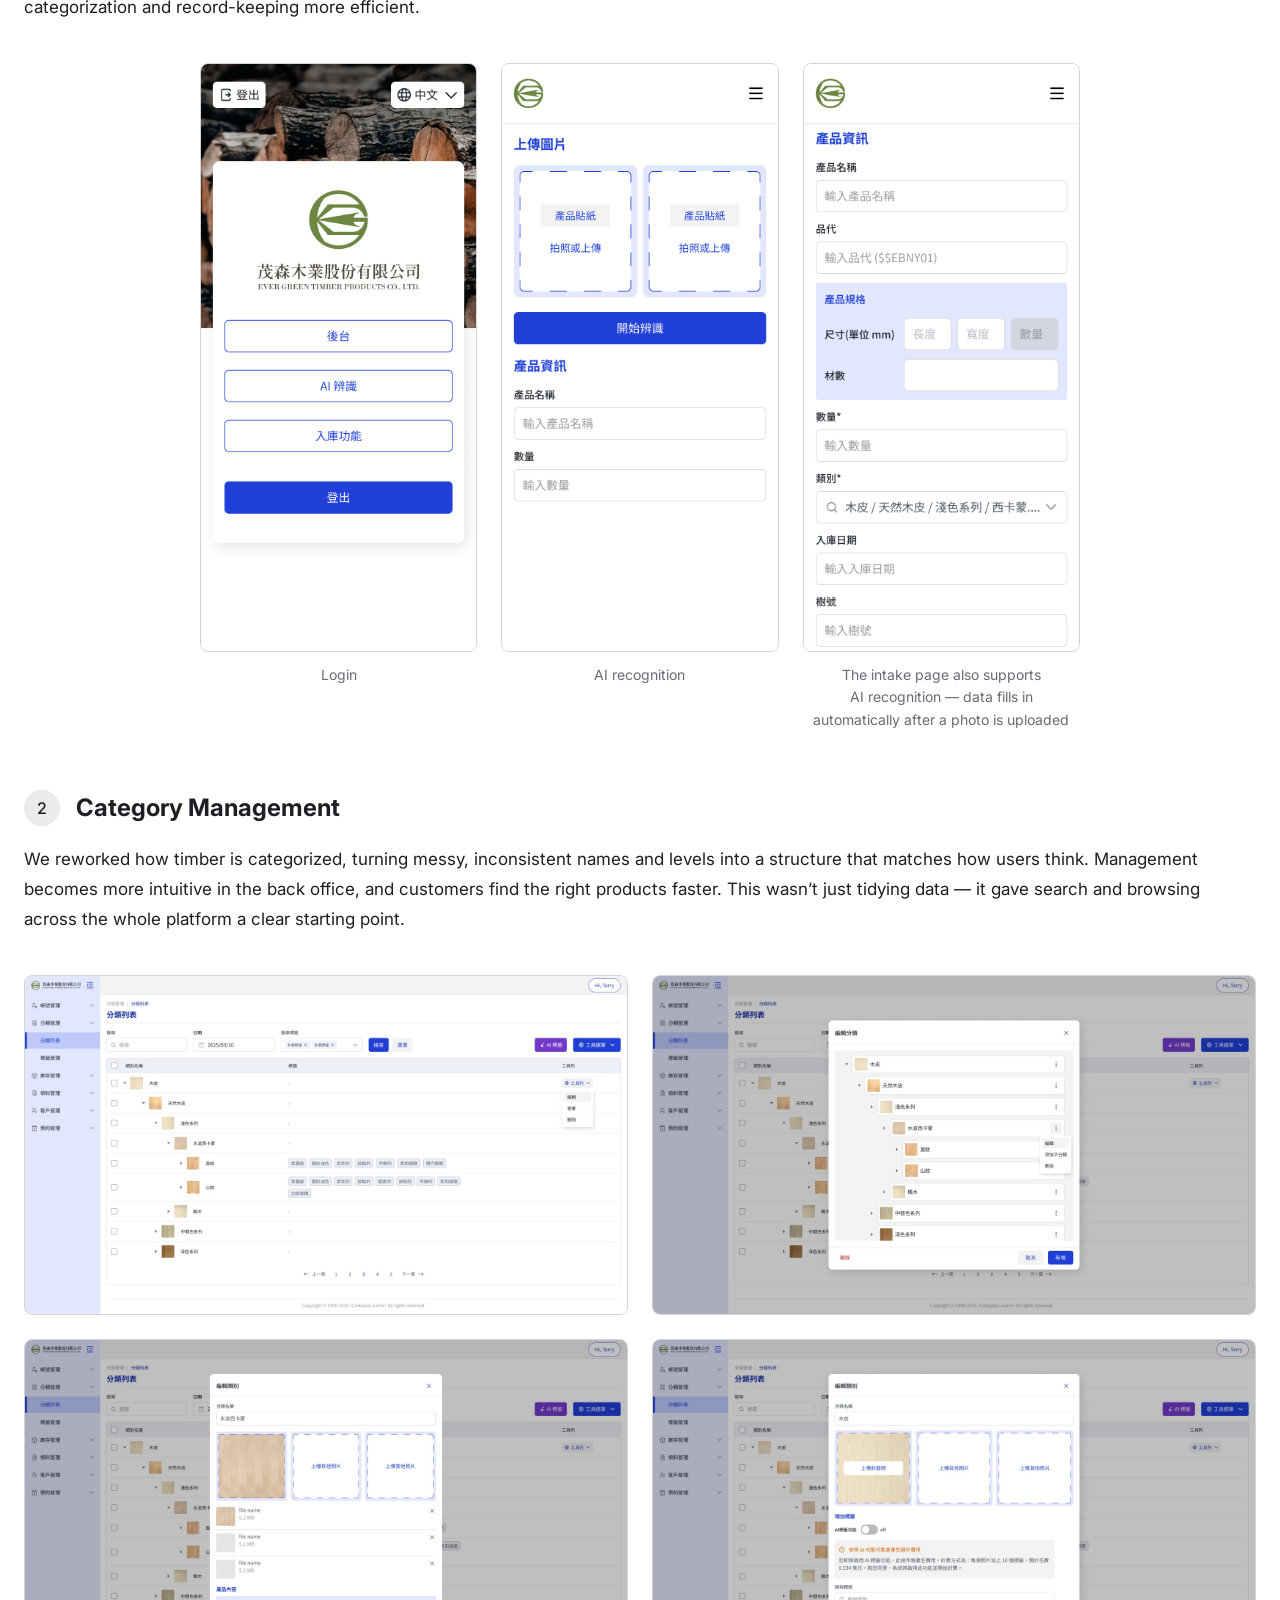
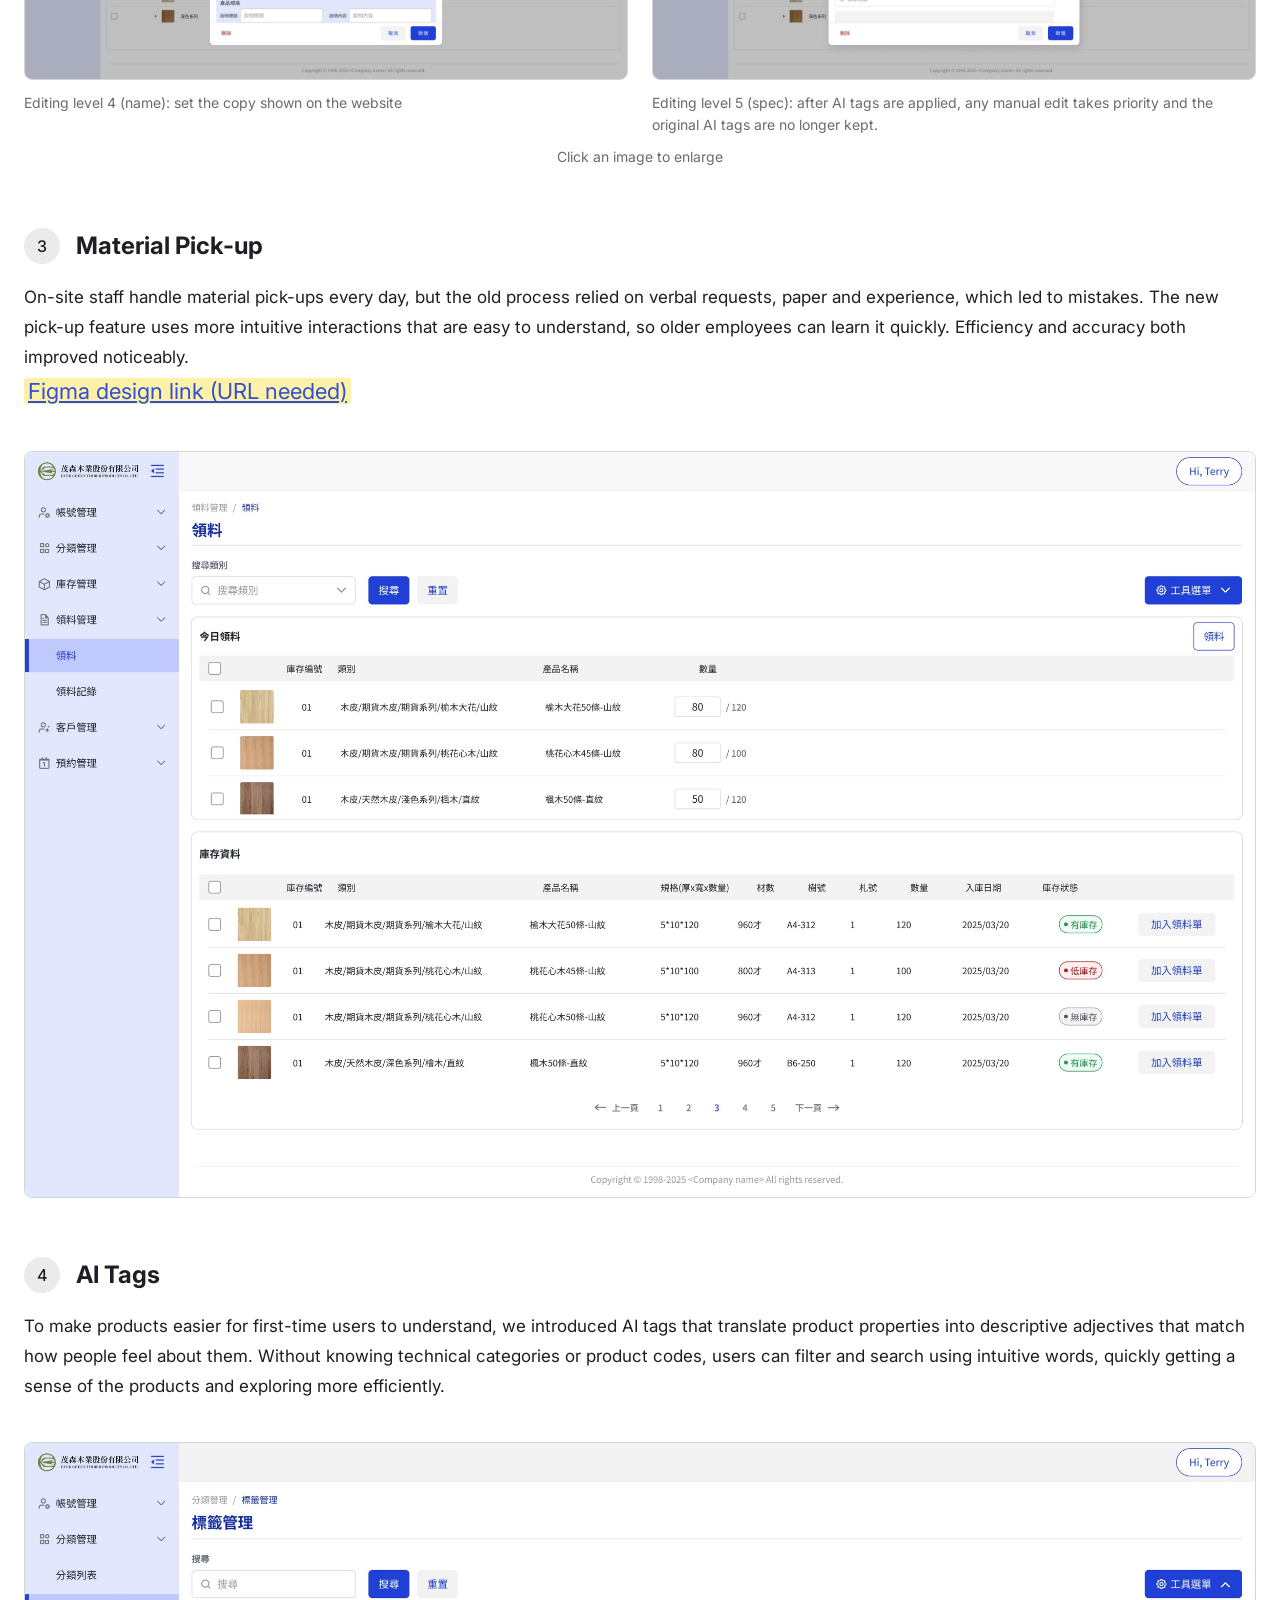
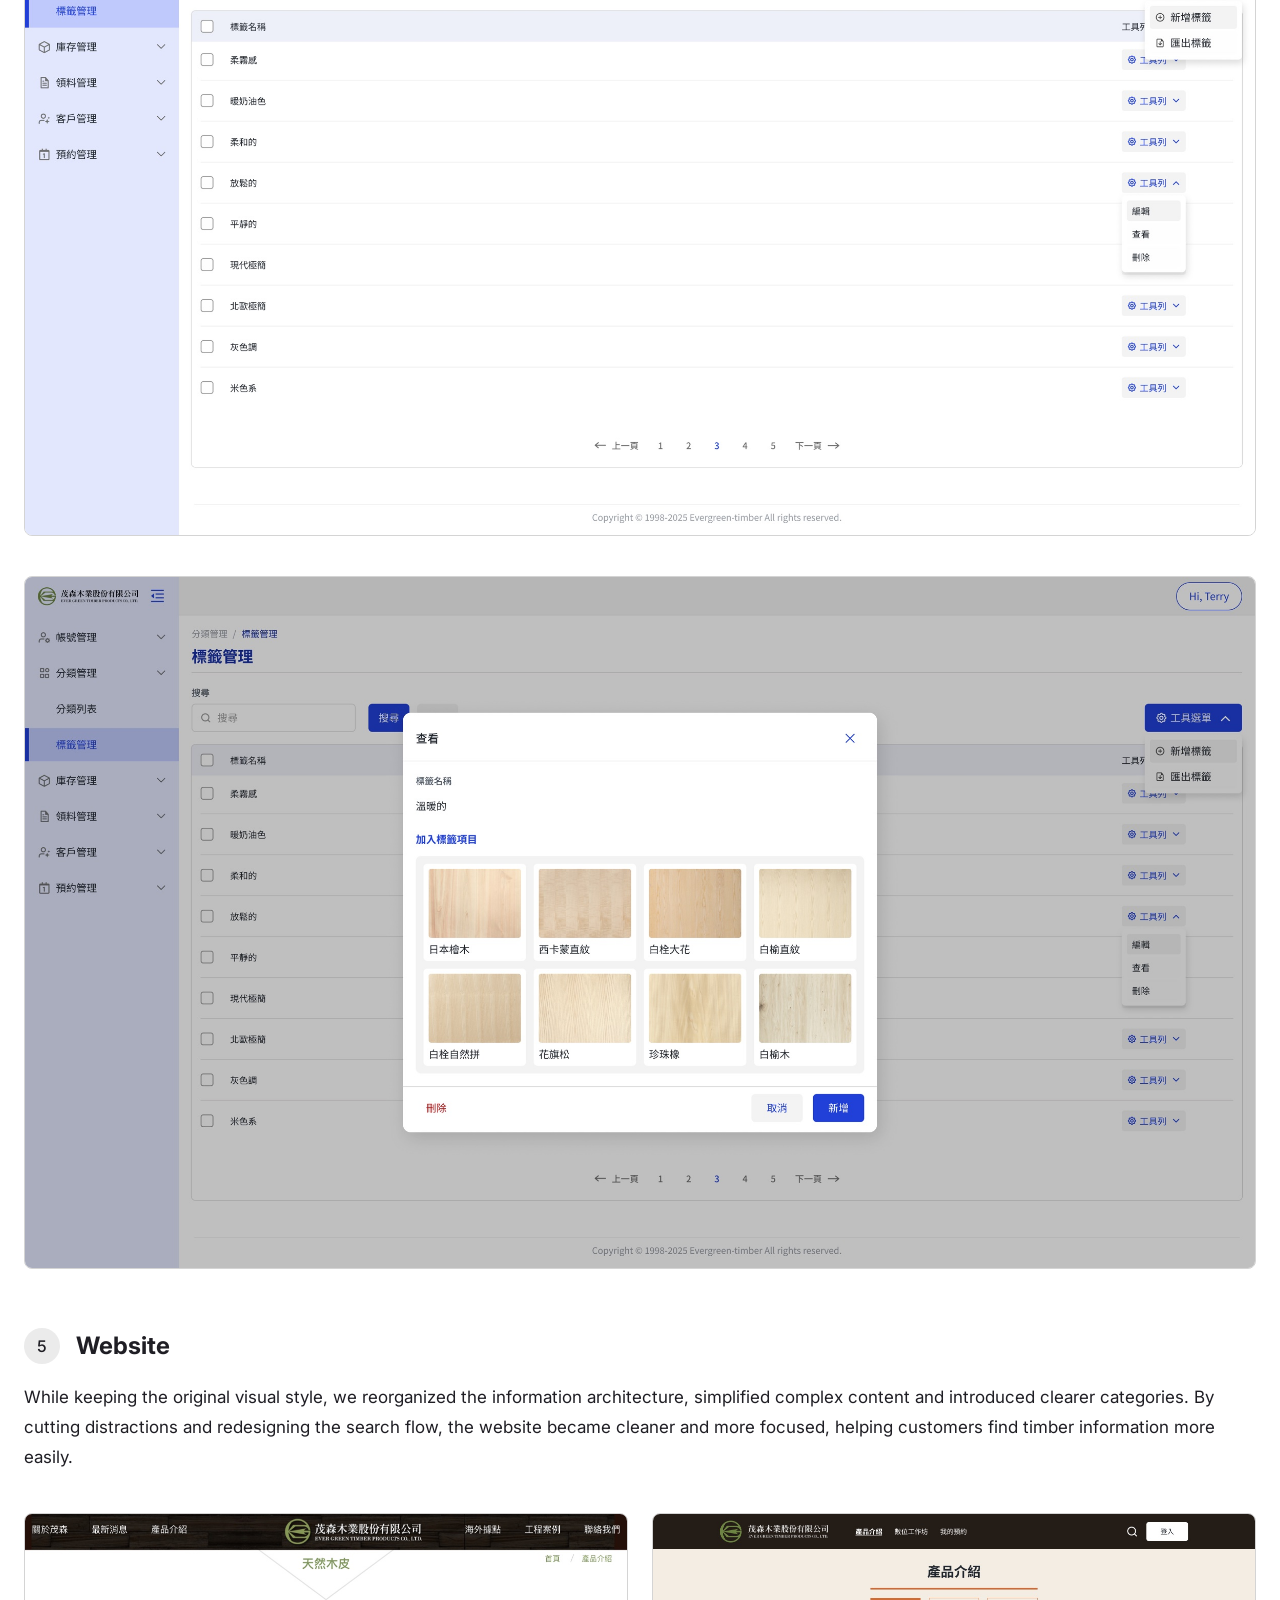
<file: en/maosen.html>
<!doctype html>
<html lang="en"><head>
  <meta charset="utf-8">
  <meta name="viewport" content="width=device-width, initial-scale=1">
  <title>Ever Green Timber — Tracy Wang</title>
  <link rel="preconnect" href="https://fonts.googleapis.com">
  <link rel="preconnect" href="https://fonts.gstatic.com" crossorigin="">
  <link href="https://fonts.googleapis.com/css2?family=Inter:wght@200;300;400;500;600;700&amp;family=Instrument+Serif:ital@0;1&amp;family=Noto+Sans+TC:wght@400;500;600;700&amp;display=swap" rel="stylesheet">
  <link rel="stylesheet" href="../style.css?v=50">
  <script src="../site.js?v=51"></script>
</head>
<body>

  <nav class="nav">
    <div class="wrap">
      <a class="logo" href="index.html" aria-label="Tracy Wang — Home"><b>tracy</b><span>yunn</span></a>
      <button class="menu-btn" aria-label="Menu" aria-expanded="false" onclick="var n=this.closest('.nav');var o=n.classList.toggle('open');this.setAttribute('aria-expanded',o);document.body.classList.toggle('menu-open',o)">
        <svg class="ic-open" width="24" height="24" viewBox="0 0 24 24" fill="none" stroke="currentColor" stroke-width="2" stroke-linecap="round"><path d="M4 7h16M4 12h16M4 17h16"></path></svg>
        <svg class="ic-close" width="24" height="24" viewBox="0 0 24 24" fill="none" stroke="currentColor" stroke-width="2" stroke-linecap="round"><path d="M6 6l12 12M18 6L6 18"></path></svg>
      </button>
      <ul>
        <li class="nav-seg"><a href="index.html">Work</a><a href="about.html">About</a></li>
        <li class="nav-right"><a class="lang" href="../maosen.html" hreflang="zh-Hant">中<span>/</span><b>EN</b></a><a class="resume" href="../resume/tracy-wang-resume-en.pdf" target="_blank" rel="noopener">Resume
          <svg width="18" height="18" viewBox="0 0 24 24" fill="none" stroke="currentColor" stroke-width="2" stroke-linecap="round" stroke-linejoin="round"><path d="M12 4v11M7 10l5 5 5-5M5 20h14"></path></svg>
        </a></li>
      </ul>
    </div>
  </nav>

  <main class="wrap cs">

    <!-- 開頭 -->
    <img class="cs-hero" src="../images/maosen/hero.jpg" alt="Ever Green Timber back-office material pick-up page and mobile AI recognition screen">

    <ul class="cs-tags">
      <li>SaaS</li>
      <li>Backend system</li>
      <li>Website</li>
    </ul>
    <p class="cs-date">Mar – Nov 2025</p>
    <h1 class="cs-title">Ever Green Timber: Reshaping a traditional timber business with a new digital experience, from warehouse to showroom</h1>

    <dl class="cs-meta">
      <div><dt>Client</dt><dd>ITRI × Chunghwa Telecom × Ever Green Timber</dd></div>
      <div><dt>Role</dt><dd>UIUX Designer</dd></div>
      <div><dt>Responsibilities</dt><dd>Feature &amp; flow planning, final UI design, developer handoff, on-site research, client communication</dd></div>
    </dl>

    <!-- 專案概覽 -->
    <section class="cs-overview">
      <h2 class="cs-h2">Project Overview</h2>
      <div class="card">
        <h3>Outcome</h3>
        <p>The timber business had long relied on manual processes, scattered information and no data foundation. We introduced <em>a clearer information architecture</em> and an <em>AI recognition flow</em>, fully digitizing warehouse intake, product categorization and the customer-facing site. After launch, we co-hosted a showcase with Google, demonstrating <em>AI recognition</em> and <em>the improved front- and back-office workflows</em>, and showing the client the concrete benefits of a measured, digital process.</p>
        <p>Through live AI demos and platform walkthroughs, we helped the industry see <strong>the value of going data-driven</strong> — <strong>faster intake decisions, more consistent categorization, and traceable workflows</strong>. On the day, <em>three other companies in the industry</em> approached us about working together, opening the door to rolling the system out to other companies and growing the business model.</p>
      </div>
      <div class="cards-3">
        <div class="card">
          <h3>Role &amp; Output</h3>
          <p>I worked closely with three engineers, a product owner and the client, owning the full UI/UX process — from <strong>clarifying problems, reshaping user flows, and aligning timelines and implementation with engineering</strong> to final UI design and handoff. Throughout, I communicated with the client to make sure features matched how work actually happens on site.</p>
        </div>
        <div class="card">
          <h3>Challenge</h3>
          <p>The hardest part was <strong>the sheer volume of data and long-established work habits</strong>. We had to keep information clear and easy to use while accounting for <strong>an older user base</strong>, and help the client and staff adopt new ways of working — so the system didn’t just launch, but <strong>truly became part of daily operations</strong>.</p>
        </div>
        <div class="card">
          <h3>Team Goal</h3>
          <p>We set out to help a traditional timber business rethink its online and offline experience, <strong>using digital tools to make communication between the business and its customers more efficient</strong>. We also restructured the product architecture so current features run reliably, with room to grow and adapt in the future.</p>
        </div>
      </div>
    </section>

    <!-- 專案背景 -->
    <section class="cs-sec">
      <h2 class="cs-h2">Background</h2>
      <p>As digitalization accelerates and young people seek more flexible work, many traditional industries in Taiwan struggle to find successors, and their skills and value are increasingly overlooked.</p>
      <p>Ever Green’s team is made up mostly of senior, older employees working alongside young migrant workers to handle daily imports and exports. They came to us to simplify complex processes and bring paper-based, offline work into a digital system — reducing manual work and errors, shortening onboarding for new staff, and helping a traditional business move beyond old processes and into the digital age.</p>
      <img class="cs-img round" src="../images/maosen/warehouse.jpg" alt="Ever Green warehouse stacked with wood veneer">

      <!-- 設計流程（專案背景的小段落） -->
      <h3 class="cs-sub center">Design Process</h3>
      <ol class="process">
        <li><b>Requirements</b><p>Through in-depth interviews with the client, we mapped the real difficulties and bottlenecks in daily timber operations.</p></li>
        <li><b>Logic &amp; Structure</b><p>Users’ learning curve and the habits of different roles became the foundation for the design direction.</p></li>
        <li><b>Wireframing</b><p>We proposed several possible solutions and built first-round wireframes to confirm direction with the client, making sure the design could actually be delivered.</p></li>
        <li><b>UI Design</b><p>Designed warehouse intake primarily for mobile web, so on-site staff can recognize and register products just by taking a photo — lowering the barrier for older employees and migrant workers.</p></li>
        <li><b>Design system</b><p>Built a systematic component library with a neutral, timeless visual style to keep the front and back office consistent and easier to maintain as features grow.</p></li>
        <li><b>Delivery</b><p>Over four months, we aligned requirements and priorities with engineering in weekly scrum meetings, adapting the design to the limits of existing UI libraries.</p></li>
      </ol>

    </section>

    <!-- 專案現況釐清 -->
    <section class="cs-sec">
      <h2 class="cs-h2">Current State &amp; Define</h2>
      <p>We found that Ever Green’s existing website had an unclear hierarchy and categorization, and some images and content were easy to misread, hurting communication with customers. Since most customers learn about products only through the website, messy categories created misunderstandings and wrong expectations, affecting both experience and trust.</p>
      <p>The client wanted more than a visual refresh — they wanted to rework the entire workflow and genuinely improve daily efficiency. So we broke down use scenarios, re-examined how the front end and back office interact, and worked through problems layer by layer with the client, validating issues in information structure and workflow.</p>
      <picture class="cs-pic">
        <source media="(max-width: 809px)" srcset="../images/maosen/pyramid-phone.png">
        <source media="(max-width: 1199px)" srcset="../images/maosen/pyramid-tablet.png">
        <img class="cs-img no-border" src="../images/maosen/pyramid-desktop.png" alt="Problem pyramid: surface issues (unclear product hierarchy, scattered customer data, no clear guidance in flows), process issues (labor-heavy intake, migrant workers who don’t read Chinese, system limited by an old platform), structural issues (limited digital experience, reliance on old habits, no next generation in a traditional industry)">
      </picture>

      <!-- 定義問題（專案現況釐清的小段落） -->
      <h3 class="cs-divider">Defining the Problems</h3>
      <div class="problems">
        <h3>1. A messy information architecture causes misunderstanding</h3>
        <p>Products and customer information lacked a clear hierarchy and categorization logic, making it hard for users to build a complete picture. Without knowing timber names, they couldn’t find products — so new customers got stuck at the very first step.</p>
        <h3>2. Over-reliance on manual work hurts efficiency and reliability</h3>
        <p>Back-office work depended heavily on manual handling, especially for intake and daily tasks, with little process support. Further interviews showed that migrant workers had trouble understanding the existing system, which also limited opportunities for optimization and automation.</p>
        <h3>3. Aging organization and systems limit new processes</h3>
        <p>Within the existing organization and systems, work still relied heavily on established habits, and the platform’s own constraints further limited how flexibly and efficiently things could change.</p>
      </div>
      <img class="cs-img zoomable" src="../images/maosen/flow.jpg" alt="Customer booking flow: the old version required repeated steps to book multiple items; the new version supports searching by adjectives, adding samples to one list and booking at once, plus a digital workshop for comparison">
      <p class="zoom-hint">Click an image to enlarge</p>
    </section>

    <!-- 設計目標 -->
    <section class="cs-sec">
      <h2 class="cs-h2">Design Approach</h2>
      <p>We combined existing workflows, the client’s pain points and competitor research to help the team focus on the right problems. Once technical and schedule feasibility were confirmed, we co-designed features and flow changes, while keeping room for future growth.</p>

      <h3 class="goal"><i>1</i>Restructure the data so products are easier to find</h3>
      <p>By reorganizing product categories and data structure in the back office, browsing the website becomes more intuitive. A clear information architecture also helps other users — such as designers and furniture makers — find what they need faster. Comparing with competitors showed the gap in hierarchy and categorization: most competitors convey product structure and key points on the first level, while Ever Green’s site was cluttered and key information was hard to spot.</p>
      <img class="cs-img no-border" src="../images/maosen/competitors.jpg" alt="Mobile comparison of Ever Green’s website and competitor websites">

      <h3 class="goal"><i>2</i>Introduce AI recognition to speed up intake and improve data quality</h3>
      <p>With an AI timber-recognition intake flow, the system automatically categorizes products and updates the back office, cutting the time and errors of manual judgment and making intake and management smoother.</p>

      <div class="constraints">
        <h3>Challenges &amp; Constraints</h3>
        <h4>1. Limited timeline</h4>
        <p>We had four months to reach staging. The initial scope was fairly clear, but real testing brought many changes. To keep everyone aligned, the team held weekly scrum meetings to check requirements, discuss priorities and handle feature changes quickly.</p>
        <h4>2. Technical constraints</h4>
        <p>With limited development time, most UI components had to come from existing libraries. Back-end integration and training the AI timber-recognition model also depended on data from the client, but on-site staff were used to the old process, which slowed data collection.</p>
      </div>

      <div class="sketches">
        <img class="zoomable s1" src="../images/maosen/sketch-1.jpg" alt="Hand sketches: inventory list, category management and mobile AI recognition flow">
        <img class="zoomable s2" src="../images/maosen/sketch-2.jpg" alt="Hand sketches: account, customer and booking management, and activity log">
        <img class="zoomable s3" src="../images/maosen/sketch-3.jpg" alt="Hand sketches: website home, product page, booking and digital workshop">
      </div>
      <p class="zoom-hint">Click an image to enlarge</p>
      <p class="sketch-text">Once the initial direction was set, I quickly sketched wireframes and flows to align the team and client on direction and scope, and to clarify requirements before detailed design. Since the scope was large and detailed, we chose an agile approach: build the core back-office features first, release a first version for the client to test, then keep refining based on real use.</p>
    </section>

    <!-- 設計產出 -->
    <section class="cs-sec cs-sec--far">
      <h2 class="cs-h2">Deliverables</h2>
      <img class="cs-img no-border" src="../images/maosen/design-system.jpg" alt="Overview of Ever Green back-office design system components">
      <p>Before designing solutions, I built a sustainable design system — a systematic component library with a neutral, timeless style — to keep the platform consistent and make future features easier to add and maintain.</p>

      <h3 class="goal"><i>1</i>AI Recognition Flow</h3>
      <p>To start testing early and quickly gather the data the AI model needed, the team prioritized the AI recognition system in phase one. Since intake is mostly done on phones, I designed it as a mobile web flow. After talking with the Ever Green team, we learned that every incoming shipment is logged and filed item by item, so we introduced a new flow for the next intake: staff take a photo to recognize the timber and register its data at the same time, making categorization and record-keeping more efficient.</p>
      <div class="phones-3">
        <figure><img src="../images/maosen/ai-login.png" alt="Login"><figcaption>Login</figcaption></figure>
        <figure><img src="../images/maosen/ai-scan.png" alt="AI recognition: upload a photo of the product label to start"><figcaption>AI recognition</figcaption></figure>
        <figure><img src="../images/maosen/ai-stock.png" alt="Intake page: product information form"><figcaption>The intake page also supports AI recognition — data fills in automatically after a photo is uploaded</figcaption></figure>
      </div>

      <h3 class="goal"><i>2</i>Category Management</h3>
      <p>We reworked how timber is categorized, turning messy, inconsistent names and levels into a structure that matches how users think. Management becomes more intuitive in the back office, and customers find the right products faster. This wasn’t just tidying data — it gave search and browsing across the whole platform a clear starting point.</p>
      <div class="shots-2">
        <figure><img class="zoomable" src="../images/maosen/category-1.jpg" alt="Category list: veneer categories and tags shown as a tree"></figure>
        <figure><img class="zoomable" src="../images/maosen/category-2.jpg" alt="Edit category dialog: edit, add subcategories or delete"></figure>
        <figure><img class="zoomable" src="../images/maosen/category-3.jpg" alt="Editing level 4: upload photos and set product content"><figcaption>Editing level 4 (name): set the copy shown on the website</figcaption></figure>
        <figure><img class="zoomable" src="../images/maosen/category-4.jpg" alt="Editing level 5: turning on AI tags, with a cost notice"><figcaption>Editing level 5 (spec): after AI tags are applied, any manual edit takes priority and the original AI tags are no longer kept.</figcaption></figure>
      </div>
      <p class="zoom-hint">Click an image to enlarge</p>

      <h3 class="goal"><i>3</i>Material Pick-up</h3>
      <p>On-site staff handle material pick-ups every day, but the old process relied on verbal requests, paper and experience, which led to mistakes. The new pick-up feature uses more intuitive interactions that are easy to understand, so older employees can learn it quickly. Efficiency and accuracy both improved noticeably.</p>
      <p><a class="link" href="#"><span class="todo">Figma design link (URL needed)</span></a></p>
      <video class="cs-img" src="../images/maosen/pick-flow.mp4" poster="../images/maosen/pick.jpg" autoplay="" muted="" loop="" playsinline="" aria-label="Pick-up flow video: add items from inventory to a pick-up list, then submit today’s pick-up"></video>

      <h3 class="goal"><i>4</i>AI Tags</h3>
      <p>To make products easier for first-time users to understand, we introduced AI tags that translate product properties into descriptive adjectives that match how people feel about them. Without knowing technical categories or product codes, users can filter and search using intuitive words, quickly getting a sense of the products and exploring more efficiently.</p>
      <img class="cs-img" src="../images/maosen/tags.jpg" alt="Tag management in the back office">
      <img class="cs-img" src="../images/maosen/tags-view.jpg" alt="Viewing veneer products tagged “warm”">

      <h3 class="goal"><i>5</i>Website</h3>
      <p>While keeping the original visual style, we reorganized the information architecture, simplified complex content and introduced clearer categories. By cutting distractions and redesigning the search flow, the website became cleaner and more focused, helping customers find timber information more easily.</p>
      <div class="pair">
        <figure class="cs-fig">
          <img src="../images/maosen/before.jpg" alt="Ever Green product page before the redesign">
          <figcaption>Before</figcaption>
        </figure>
        <figure class="cs-fig">
          <img src="../images/maosen/after.jpg" alt="Ever Green product page after the redesign">
          <figcaption>After</figcaption>
        </figure>
      </div>
    </section>

    <!-- 反思與學習 -->
    <section class="cs-sec">
      <h2 class="cs-h2">Reflection</h2>

      <h3 class="goal"><i>1</i>Understand differences in user behavior early</h3>
      <p>Midway through, we realized that the people actually using the platform included migrant workers, so we revisited the flows and adjusted the back-end data structure to fit real use. It reminded us how much it matters — for both design decisions and project efficiency — to understand early on who will use the system.</p>

      <h3 class="goal"><i>2</i>Category Management</h3>
      <p>Under a tight timeline, we first combined category browsing and filtering into a single table, trying to serve several use cases with one interface.</p>
      <p>But as we designed and discussed it, we realized these were two different flows that shouldn’t be handled at once. We split them into a category browsing page and a filtered results page, so users clearly understand each page before filtering. It taught me how to make design decisions that serve the user experience within limited time and development resources.</p>
      <img class="cs-img" src="../images/maosen/category-canvas.jpg" alt="The separated category browsing page: five columns for category, type, series, name and spec">
    </section>

  </main>

  <nav class="next-project wrap" aria-label="Project navigation">
    <a class="back" href="index.html#work">← Back to all work</a>
    <a class="next" href="spendly.html">Next: Spendly →</a>
  </nav>

  <footer class="footer">
    <div class="wrap">© 2026 Tracy Wang</div>
  </footer>

  <!-- 點圖放大 -->
  <div class="lightbox" aria-hidden="true">
    <button class="lb-close" aria-label="Close">×</button>
    <img alt="">
  </div>
  <script>
    const lb = document.querySelector('.lightbox');
    const lbImg = lb.querySelector('img');
    document.querySelectorAll('.zoomable').forEach(img => {
      img.addEventListener('click', () => {
        lbImg.src = img.src;
        lbImg.alt = img.alt;
        lb.classList.add('open');
        lb.setAttribute('aria-hidden', 'false');
        document.body.style.overflow = 'hidden';
      });
    });
    const close = () => { lb.classList.remove('open'); lb.setAttribute('aria-hidden', 'true'); document.body.style.overflow = ''; };
    lb.addEventListener('click', e => { if (e.target !== lbImg) close(); });
    document.addEventListener('keydown', e => { if (e.key === 'Escape') close(); });
  </script>



</body></html>
</file>
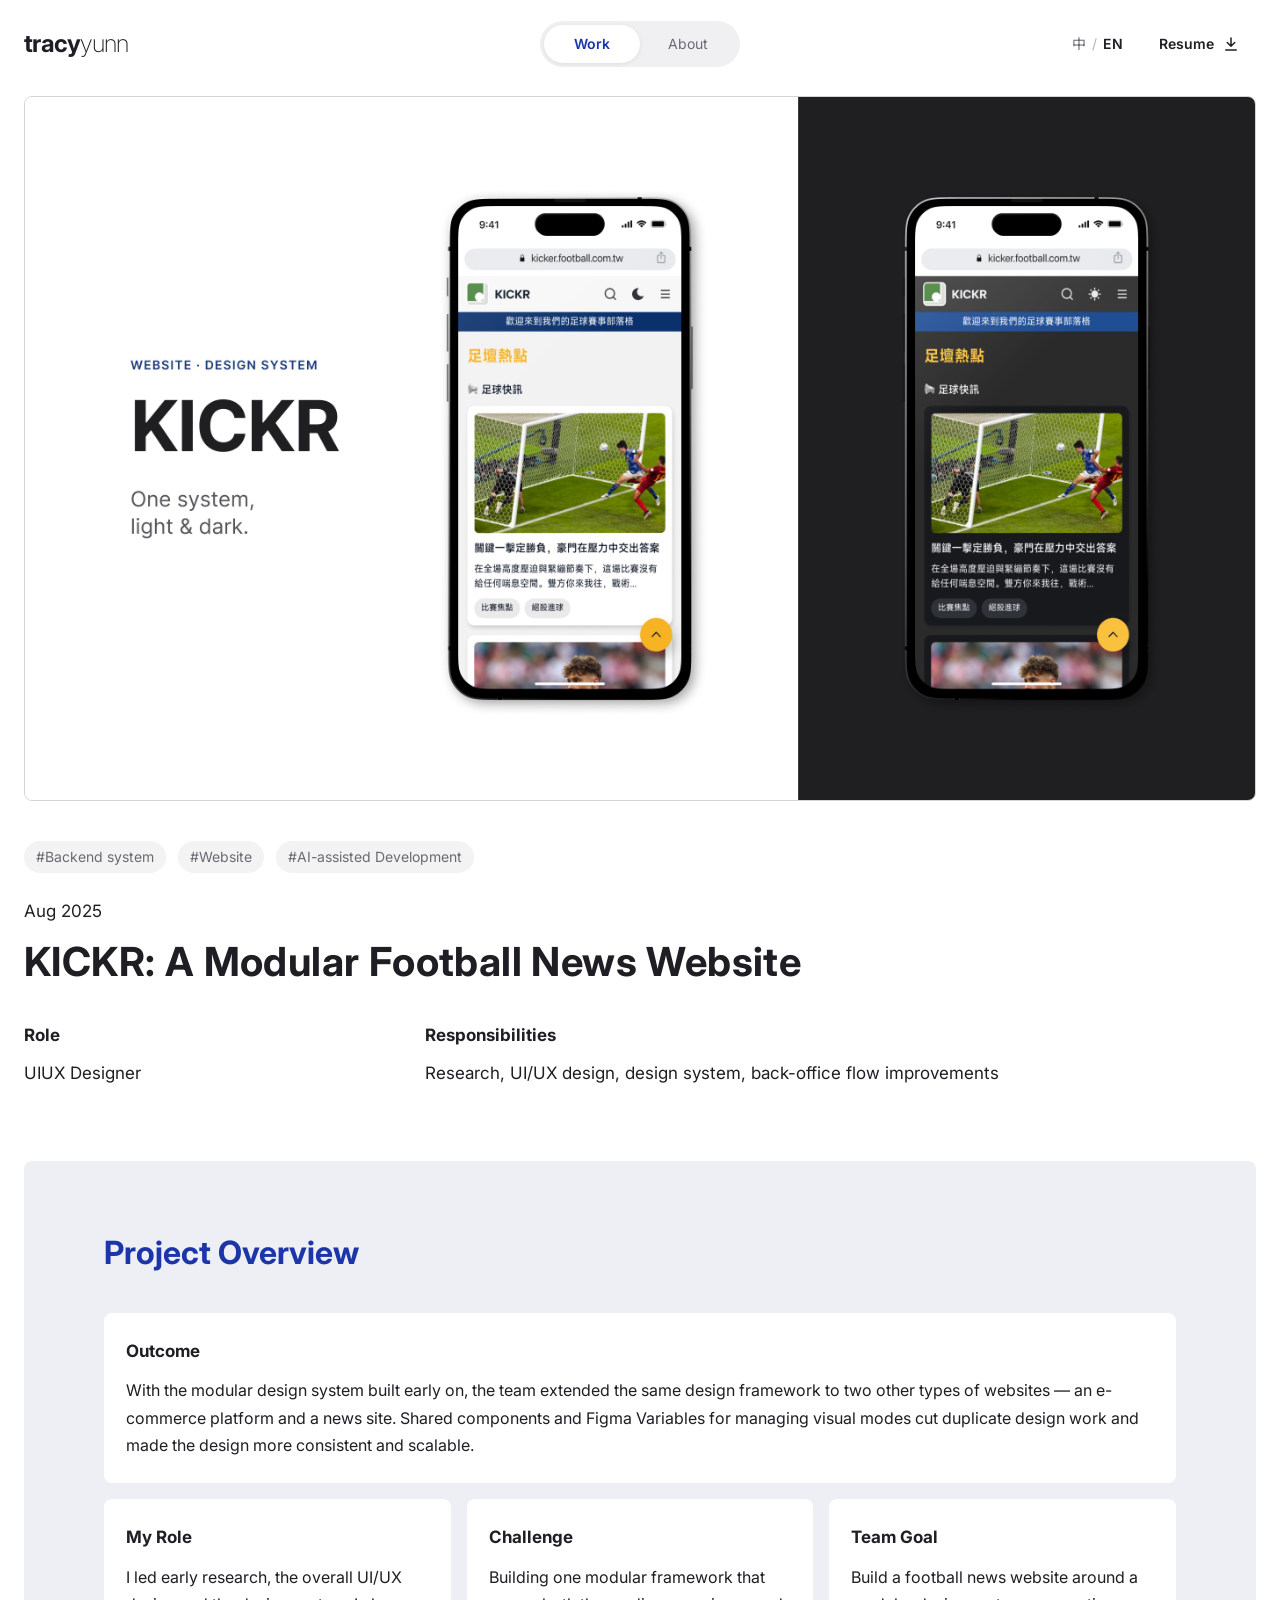
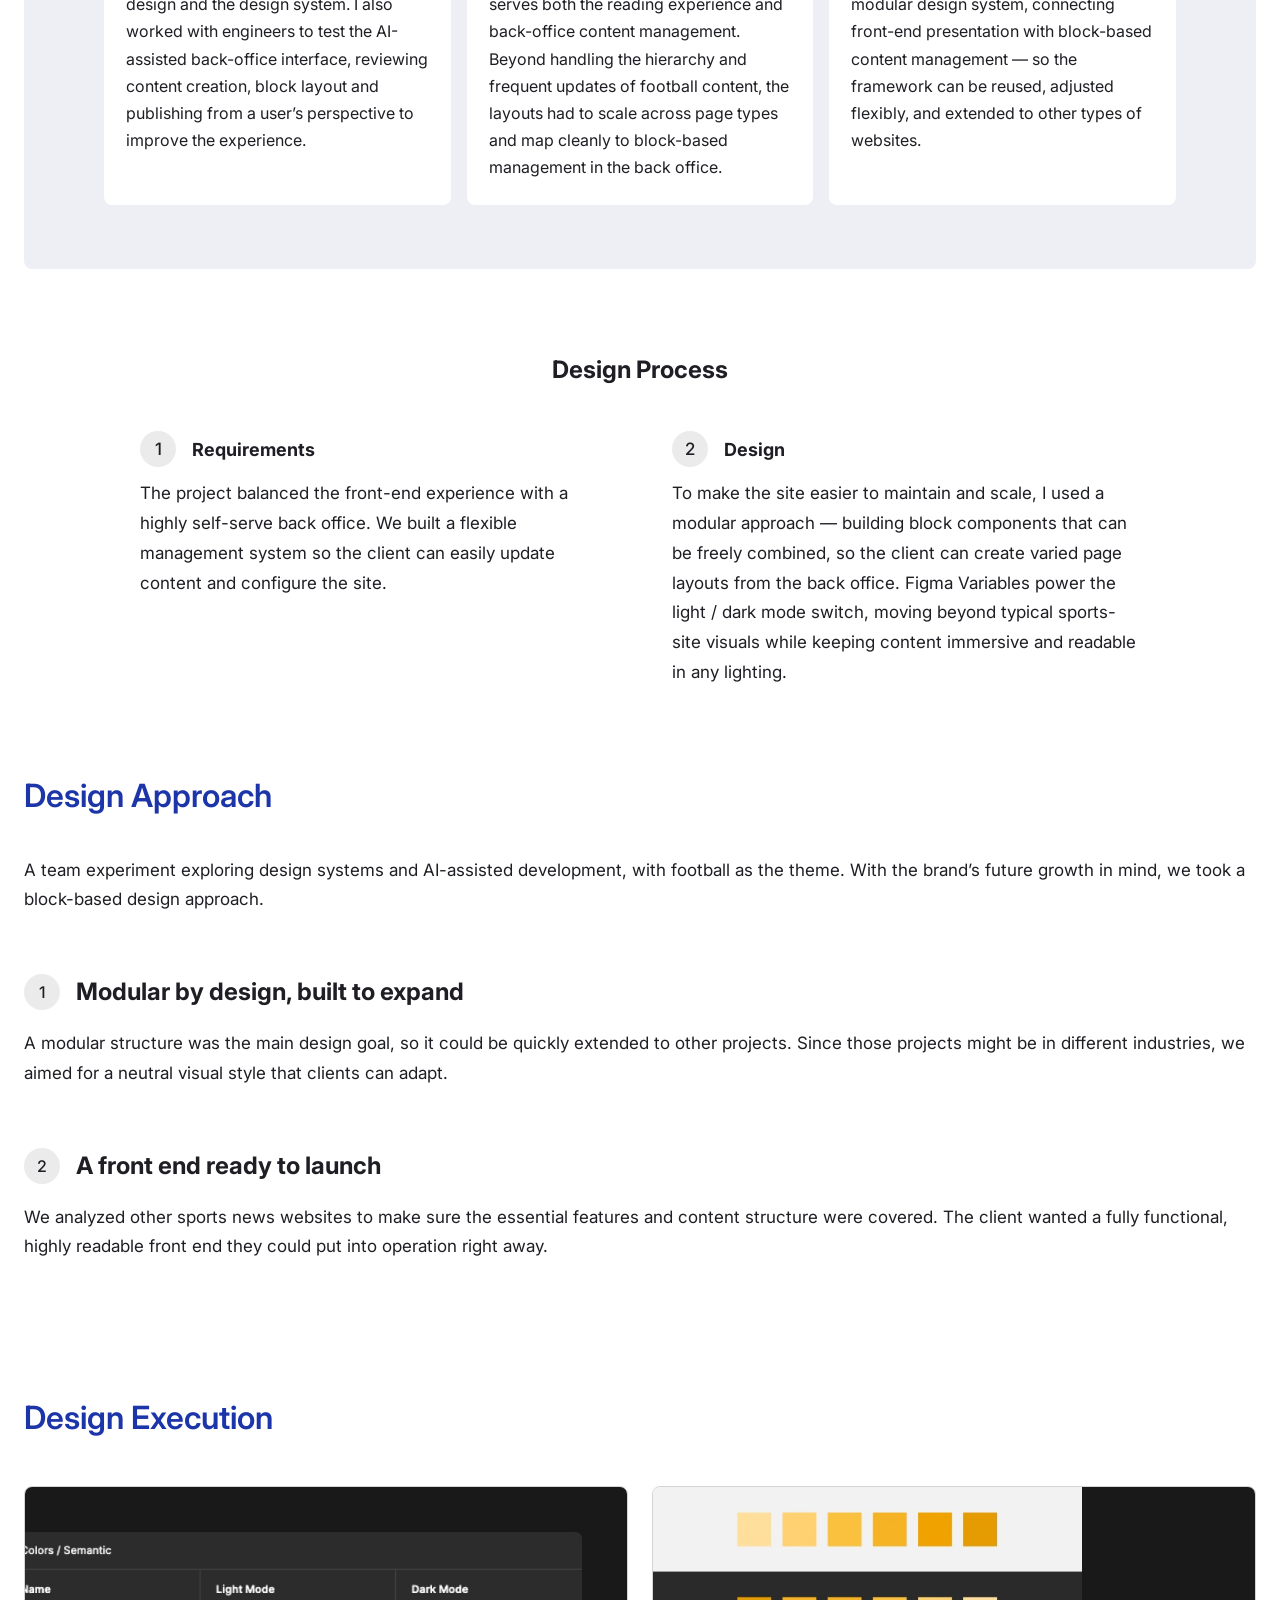
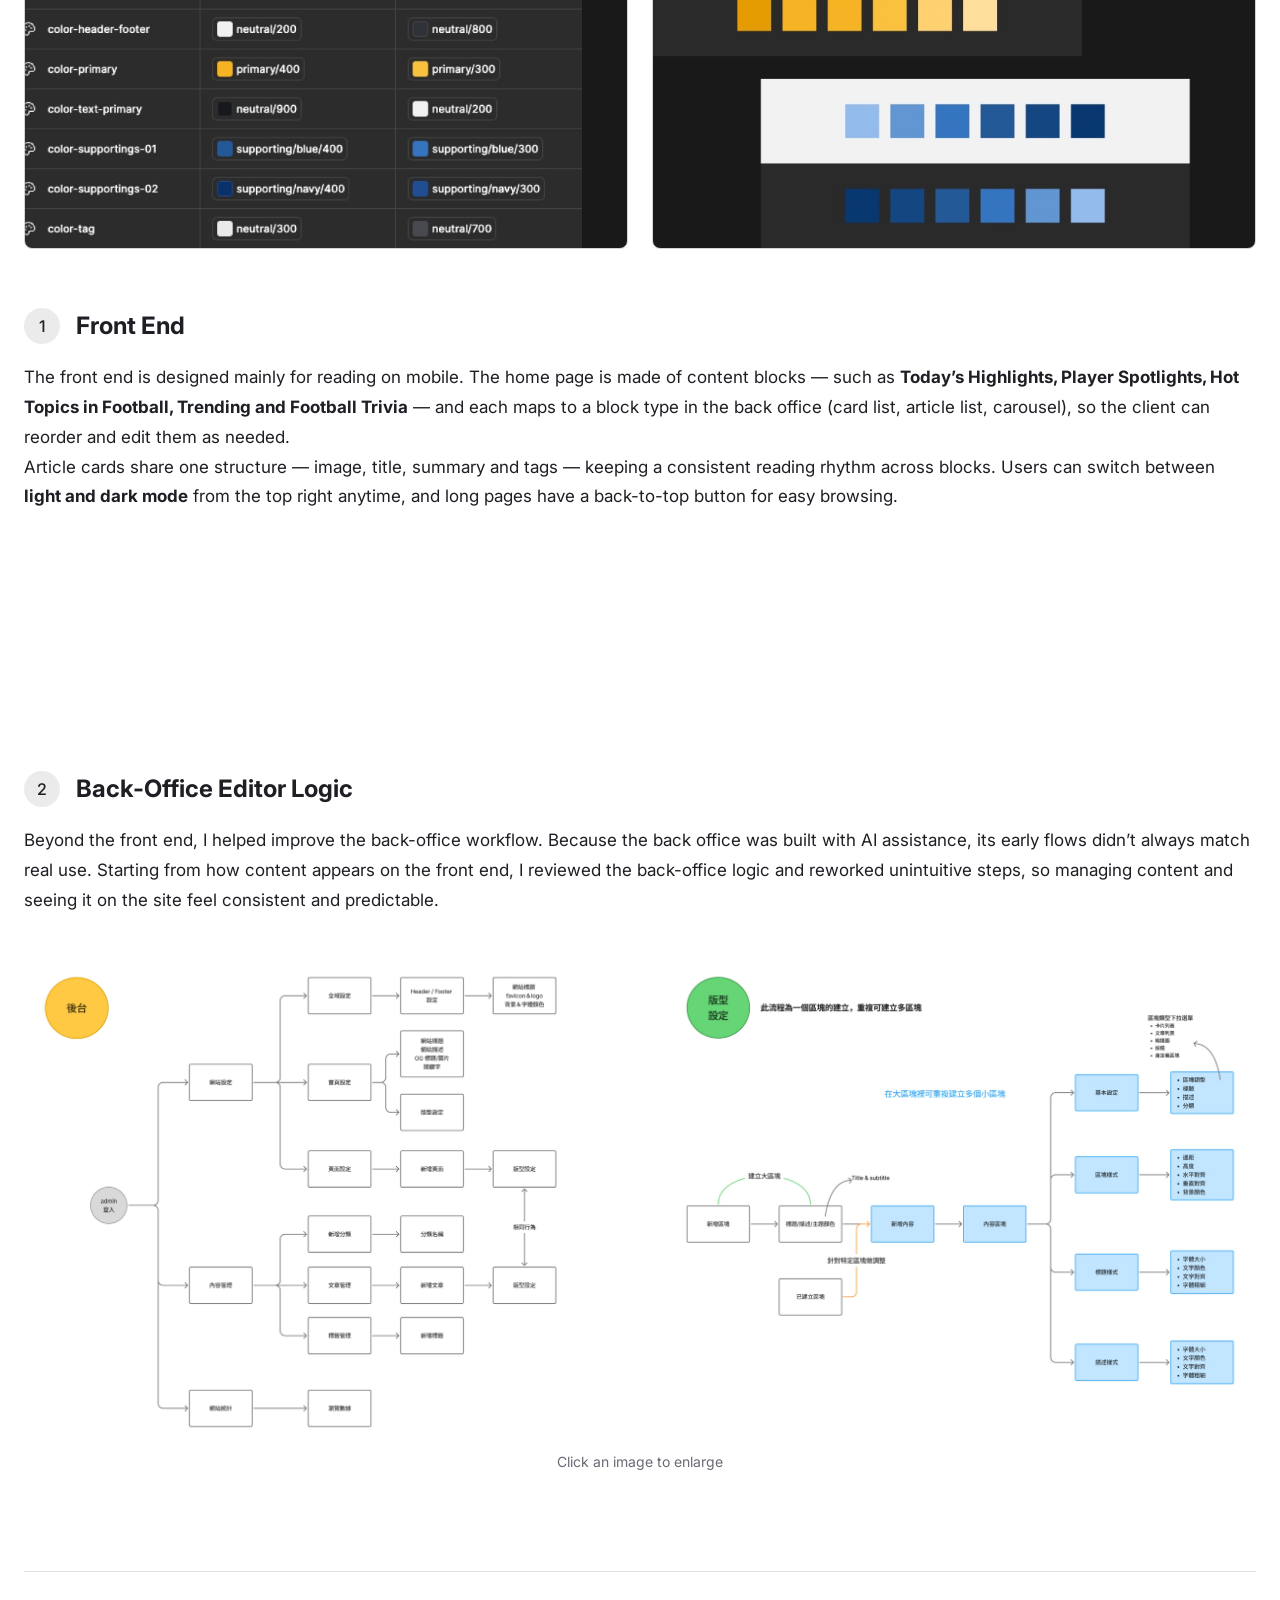
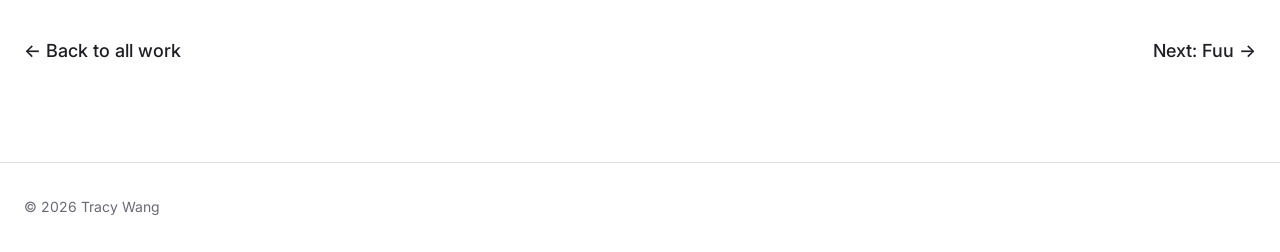
<file: en/modular.html>
<!doctype html>
<html lang="en"><head>
  <meta charset="utf-8">
  <meta name="viewport" content="width=device-width, initial-scale=1">
  <title>KICKR Modular Website — Tracy Wang</title>
  <link rel="preconnect" href="https://fonts.googleapis.com">
  <link rel="preconnect" href="https://fonts.gstatic.com" crossorigin="">
  <link href="https://fonts.googleapis.com/css2?family=Inter:wght@200;300;400;500;600;700&amp;family=Instrument+Serif:ital@0;1&amp;family=Noto+Sans+TC:wght@400;500;600;700&amp;display=swap" rel="stylesheet">
  <link rel="stylesheet" href="../style.css?v=50">
  <script src="../site.js?v=51"></script>
</head>
<body>

  <nav class="nav">
    <div class="wrap">
      <a class="logo" href="index.html" aria-label="Tracy Wang — Home"><b>tracy</b><span>yunn</span></a>
      <button class="menu-btn" aria-label="Menu" aria-expanded="false" onclick="var n=this.closest('.nav');var o=n.classList.toggle('open');this.setAttribute('aria-expanded',o);document.body.classList.toggle('menu-open',o)">
        <svg class="ic-open" width="24" height="24" viewBox="0 0 24 24" fill="none" stroke="currentColor" stroke-width="2" stroke-linecap="round"><path d="M4 7h16M4 12h16M4 17h16"></path></svg>
        <svg class="ic-close" width="24" height="24" viewBox="0 0 24 24" fill="none" stroke="currentColor" stroke-width="2" stroke-linecap="round"><path d="M6 6l12 12M18 6L6 18"></path></svg>
      </button>
      <ul>
        <li class="nav-seg"><a href="index.html">Work</a><a href="about.html">About</a></li>
        <li class="nav-right"><a class="lang" href="../modular.html" hreflang="zh-Hant">中<span>/</span><b>EN</b></a><a class="resume" href="../resume/tracy-wang-resume-en.pdf" target="_blank" rel="noopener">Resume
          <svg width="18" height="18" viewBox="0 0 24 24" fill="none" stroke="currentColor" stroke-width="2" stroke-linecap="round" stroke-linejoin="round"><path d="M12 4v11M7 10l5 5 5-5M5 20h14"></path></svg>
        </a></li>
      </ul>
    </div>
  </nav>

  <main class="wrap cs">

    <!-- 開頭 -->
    <img class="cs-hero" src="../images/modular/hero.jpg" alt="Modular match-content system: football news website in light and dark mode">

    <ul class="cs-tags">
      <li>Backend system</li>
      <li>Website</li>
      <li>AI-assisted Development</li>
    </ul>
    <p class="cs-date">Aug 2025</p>
    <h1 class="cs-title">KICKR: A Modular Football News Website</h1>

    <dl class="cs-meta">
      <div><dt>Role</dt><dd>UIUX Designer</dd></div>
      <div><dt>Responsibilities</dt><dd>Research, UI/UX design, design system, back-office flow improvements</dd></div>
    </dl>

    <!-- 專案概覽 -->
    <section class="cs-overview">
      <h2 class="cs-h2">Project Overview</h2>
      <div class="card">
        <h3>Outcome</h3>
        <p>With the modular design system built early on, the team extended the same design framework to two other types of websites — an e-commerce platform and a news site. Shared components and Figma Variables for managing visual modes cut duplicate design work and made the design more consistent and scalable.</p>
      </div>
      <div class="cards-3">
        <div class="card">
          <h3>My Role</h3>
          <p>I led early research, the overall UI/UX design and the design system. I also worked with engineers to test the AI-assisted back-office interface, reviewing content creation, block layout and publishing from a user’s perspective to improve the experience.</p>
        </div>
        <div class="card">
          <h3>Challenge</h3>
          <p>Building one modular framework that serves both the reading experience and back-office content management. Beyond handling the hierarchy and frequent updates of football content, the layouts had to scale across page types and map cleanly to block-based management in the back office.</p>
        </div>
        <div class="card">
          <h3>Team Goal</h3>
          <p>Build a football news website around a modular design system, connecting front-end presentation with block-based content management — so the framework can be reused, adjusted flexibly, and extended to other types of websites.</p>
        </div>
      </div>
    </section>

    <!-- 設計流程 -->
    <section class="cs-sec">
      <h3 class="cs-sub center">Design Process</h3>
      <ol class="process">
        <li><b>Requirements</b><p>The project balanced the front-end experience with a highly self-serve back office. We built a flexible management system so the client can easily update content and configure the site.</p></li>
        <li><b>Design</b><p>To make the site easier to maintain and scale, I used a modular approach — building block components that can be freely combined, so the client can create varied page layouts from the back office. Figma Variables power the light / dark mode switch, moving beyond typical sports-site visuals while keeping content immersive and readable in any lighting.</p></li>
      </ol>
    </section>

    <!-- 設計目標 -->
    <section class="cs-sec">
      <h2 class="cs-h2">Design Approach</h2>
      <p>A team experiment exploring design systems and AI-assisted development, with football as the theme. With the brand’s future growth in mind, we took a block-based design approach.</p>

      <h3 class="goal"><i>1</i>Modular by design, built to expand</h3>
      <p>A modular structure was the main design goal, so it could be quickly extended to other projects. Since those projects might be in different industries, we aimed for a neutral visual style that clients can adapt.</p>

      <h3 class="goal"><i>2</i>A front end ready to launch</h3>
      <p>We analyzed other sports news websites to make sure the essential features and content structure were covered. The client wanted a fully functional, highly readable front end they could put into operation right away.</p>

    </section>

    <!-- 設計執行 -->
    <section class="cs-sec cs-sec--far">
      <h2 class="cs-h2">Design Execution</h2>
      <div class="shots-2">
        <figure><img src="../images/modular/tokens.jpg" alt="Colors / Semantic variables: each color’s value in light and dark mode"></figure>
        <figure><img src="../images/modular/colors.jpg" alt="Primary and supporting color scales in light and dark mode"></figure>
      </div>

      <h3 class="goal"><i>1</i>Front End</h3>
      <p>The front end is designed mainly for reading on mobile. The home page is made of content blocks — such as <strong>Today’s Highlights, Player Spotlights, Hot Topics in Football, Trending and Football Trivia</strong> — and each maps to a block type in the back office (card list, article list, carousel), so the client can reorder and edit them as needed.</p>
      <p>Article cards share one structure — image, title, summary and tags — keeping a consistent reading rhythm across blocks. Users can switch between <strong>light and dark mode</strong> from the top right anytime, and long pages have a back-to-top button for easy browsing.</p>
      <video class="phone-clip" src="../images/modular/blog.mp4" autoplay="" muted="" loop="" playsinline="" aria-label="Mobile walkthrough video: browsing the football site and switching between light and dark mode"></video>

      <h3 class="goal"><i>2</i>Back-Office Editor Logic</h3>
      <p>Beyond the front end, I helped improve the back-office workflow. Because the back office was built with AI assistance, its early flows didn’t always match real use. Starting from how content appears on the front end, I reviewed the back-office logic and reworked unintuitive steps, so managing content and seeing it on the site feel consistent and predictable.</p>
      <div class="flow-pair">
        <figure><img class="zoomable" src="../images/modular/flow-backend.jpg" alt="Back-office structure: site settings, content management and analytics"></figure>
        <figure><img class="zoomable" src="../images/modular/flow-block.jpg" alt="Layout setup flow: add a block, set its title and content; multiple smaller blocks can be created inside a large block"></figure>
      </div>
      <p class="zoom-hint">Click an image to enlarge</p>
    </section>

  </main>

  <nav class="next-project wrap" aria-label="Project navigation">
    <a class="back" href="index.html#work">← Back to all work</a>
    <a class="next" href="fuu.html">Next: Fuu →</a>
  </nav>

  <footer class="footer">
    <div class="wrap">© 2026 Tracy Wang</div>
  </footer>

  <!-- 點圖放大 -->
  <div class="lightbox" aria-hidden="true">
    <button class="lb-close" aria-label="Close">×</button>
    <img alt="">
  </div>
  <script>
    const lb = document.querySelector('.lightbox');
    const lbImg = lb.querySelector('img');
    document.querySelectorAll('.zoomable').forEach(img => {
      img.addEventListener('click', () => {
        lbImg.src = img.src;
        lbImg.alt = img.alt;
        lb.classList.add('open');
        lb.setAttribute('aria-hidden', 'false');
        document.body.style.overflow = 'hidden';
      });
    });
    const close = () => { lb.classList.remove('open'); lb.setAttribute('aria-hidden', 'true'); document.body.style.overflow = ''; };
    lb.addEventListener('click', e => { if (e.target !== lbImg) close(); });
    document.addEventListener('keydown', e => { if (e.key === 'Escape') close(); });
  </script>























</body></html>
</file>
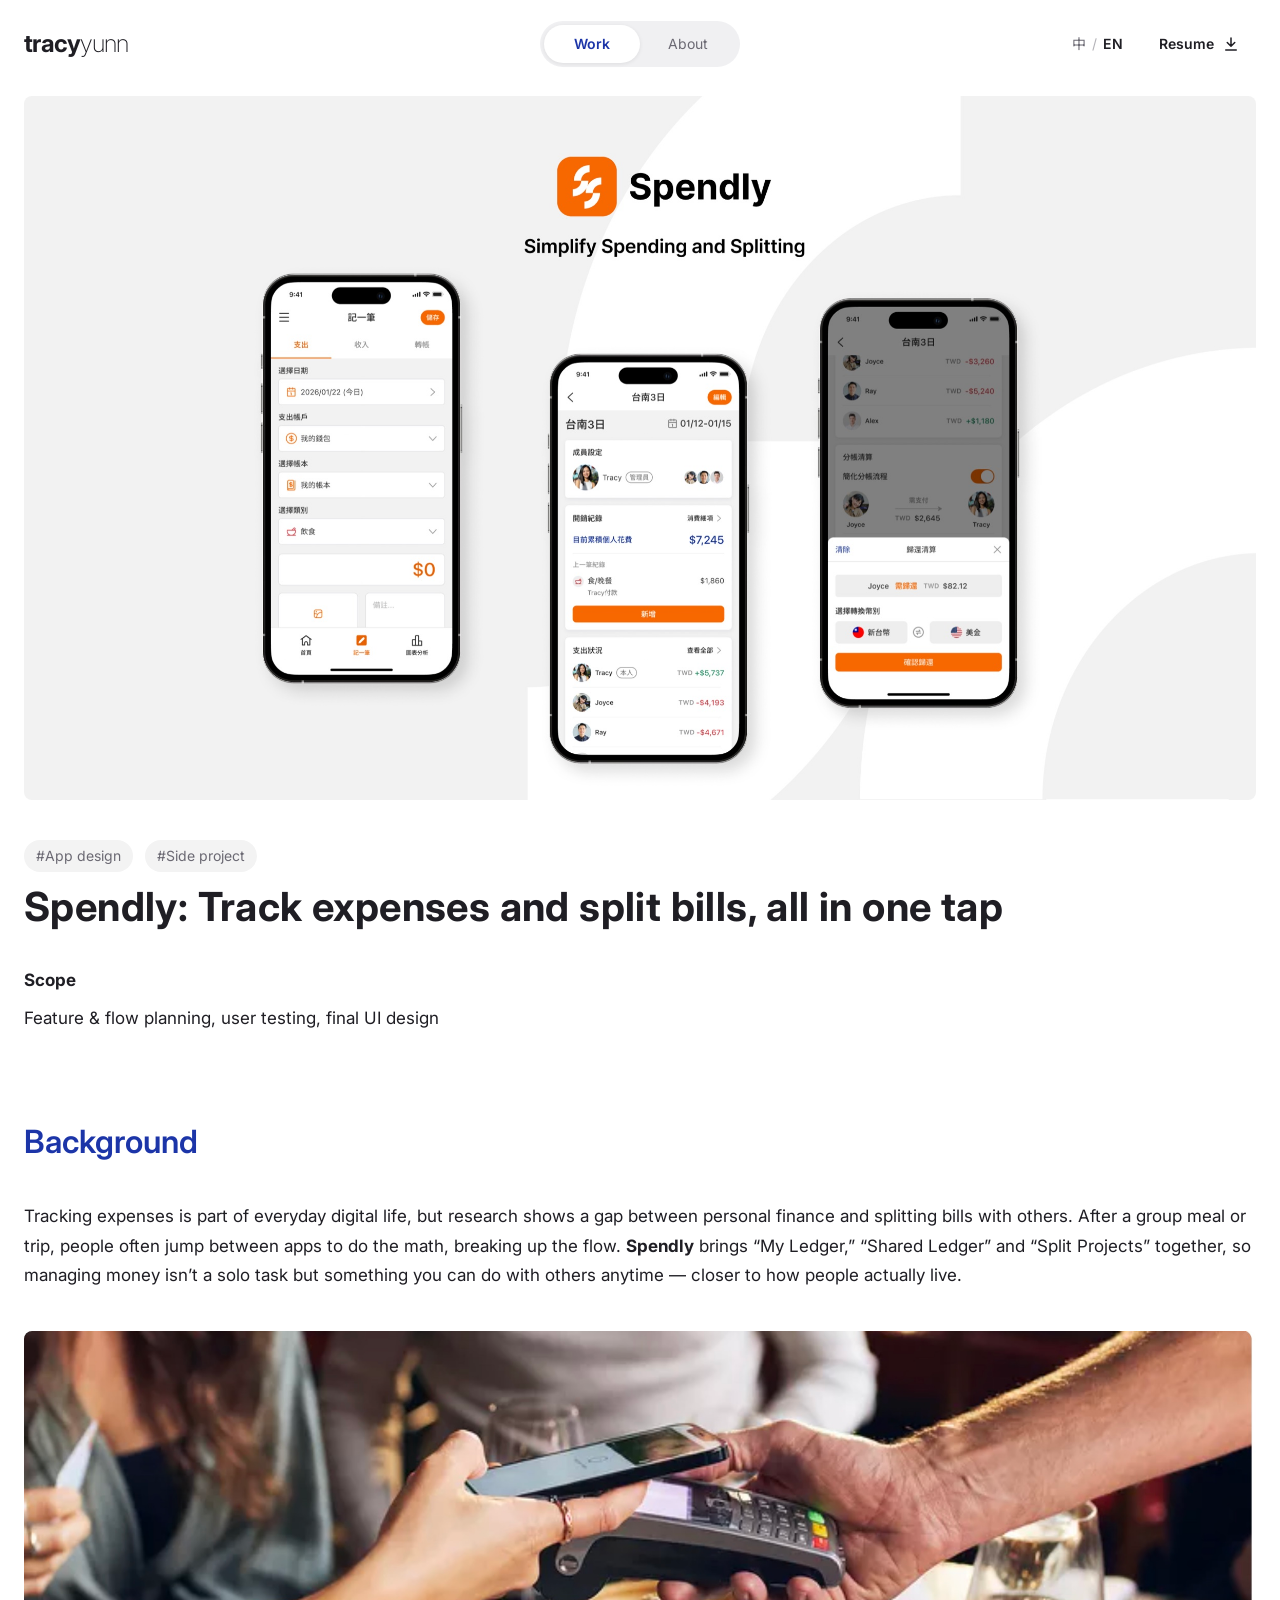
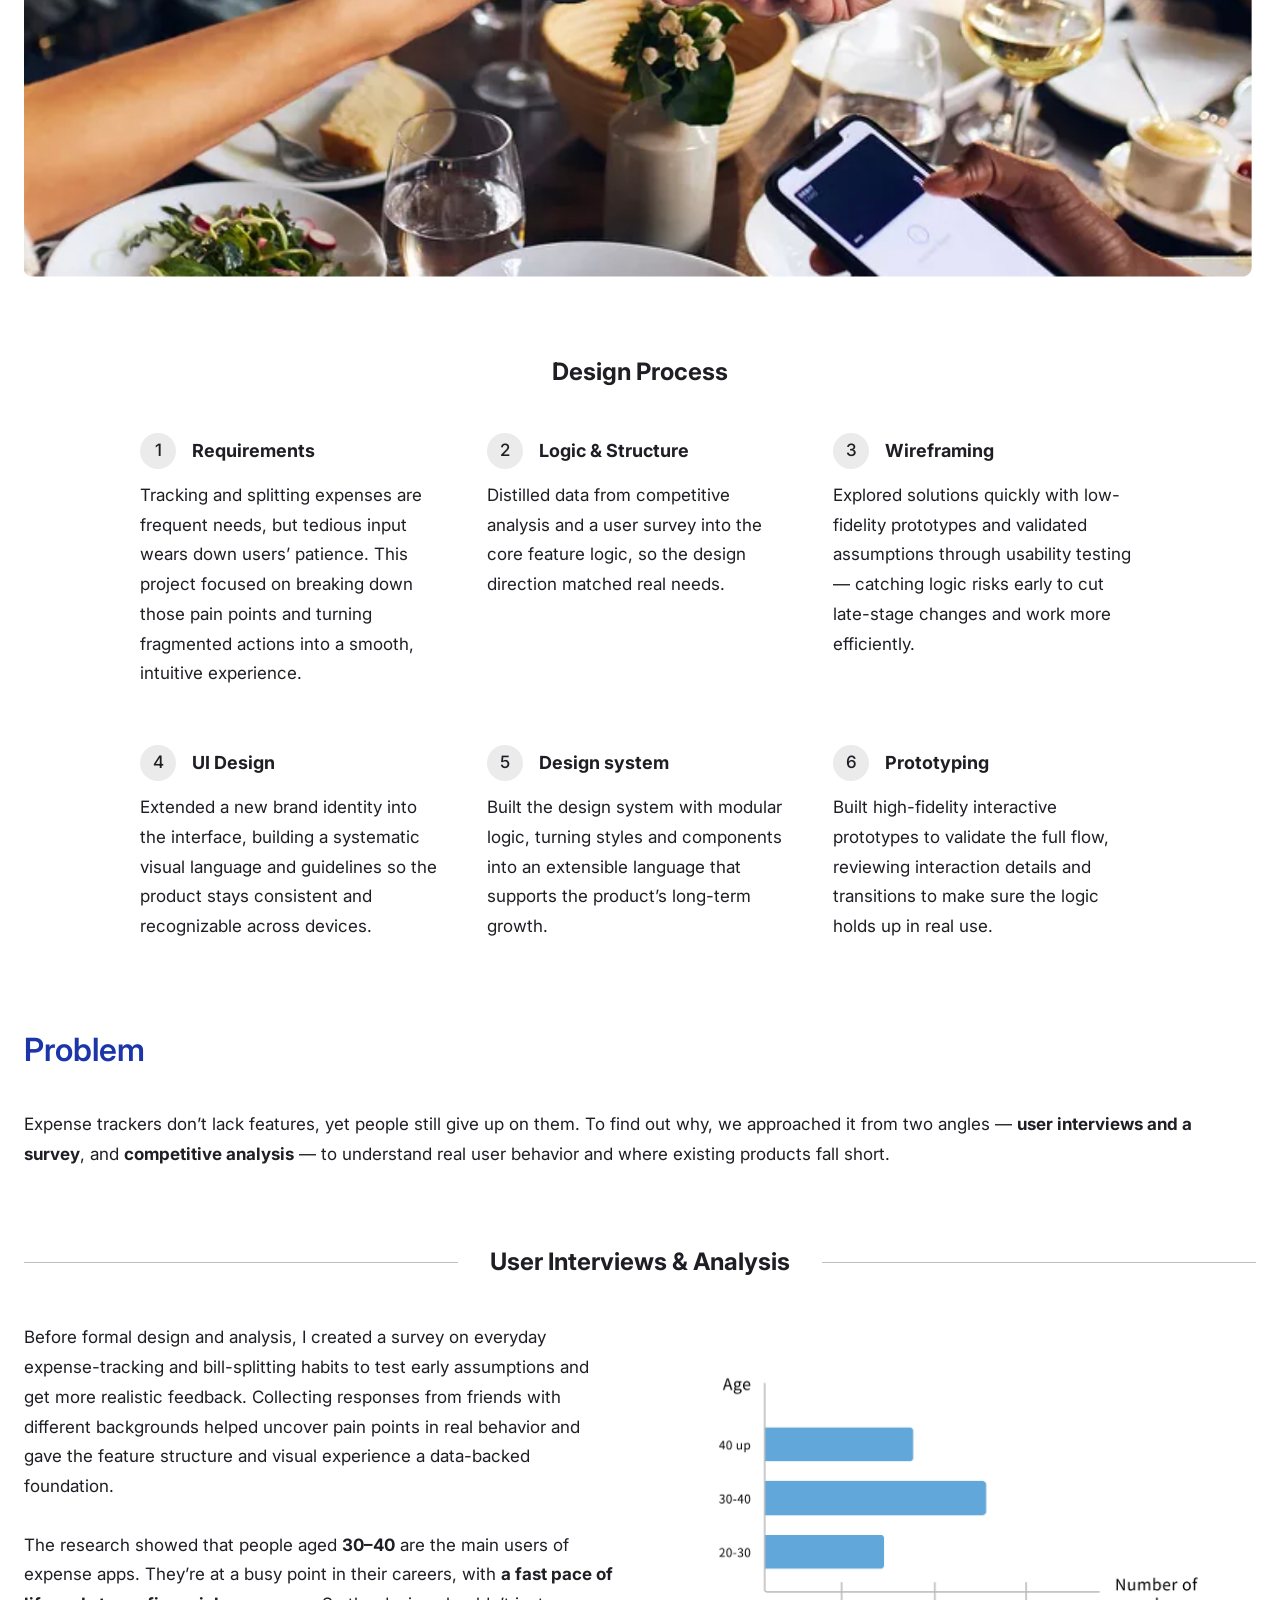
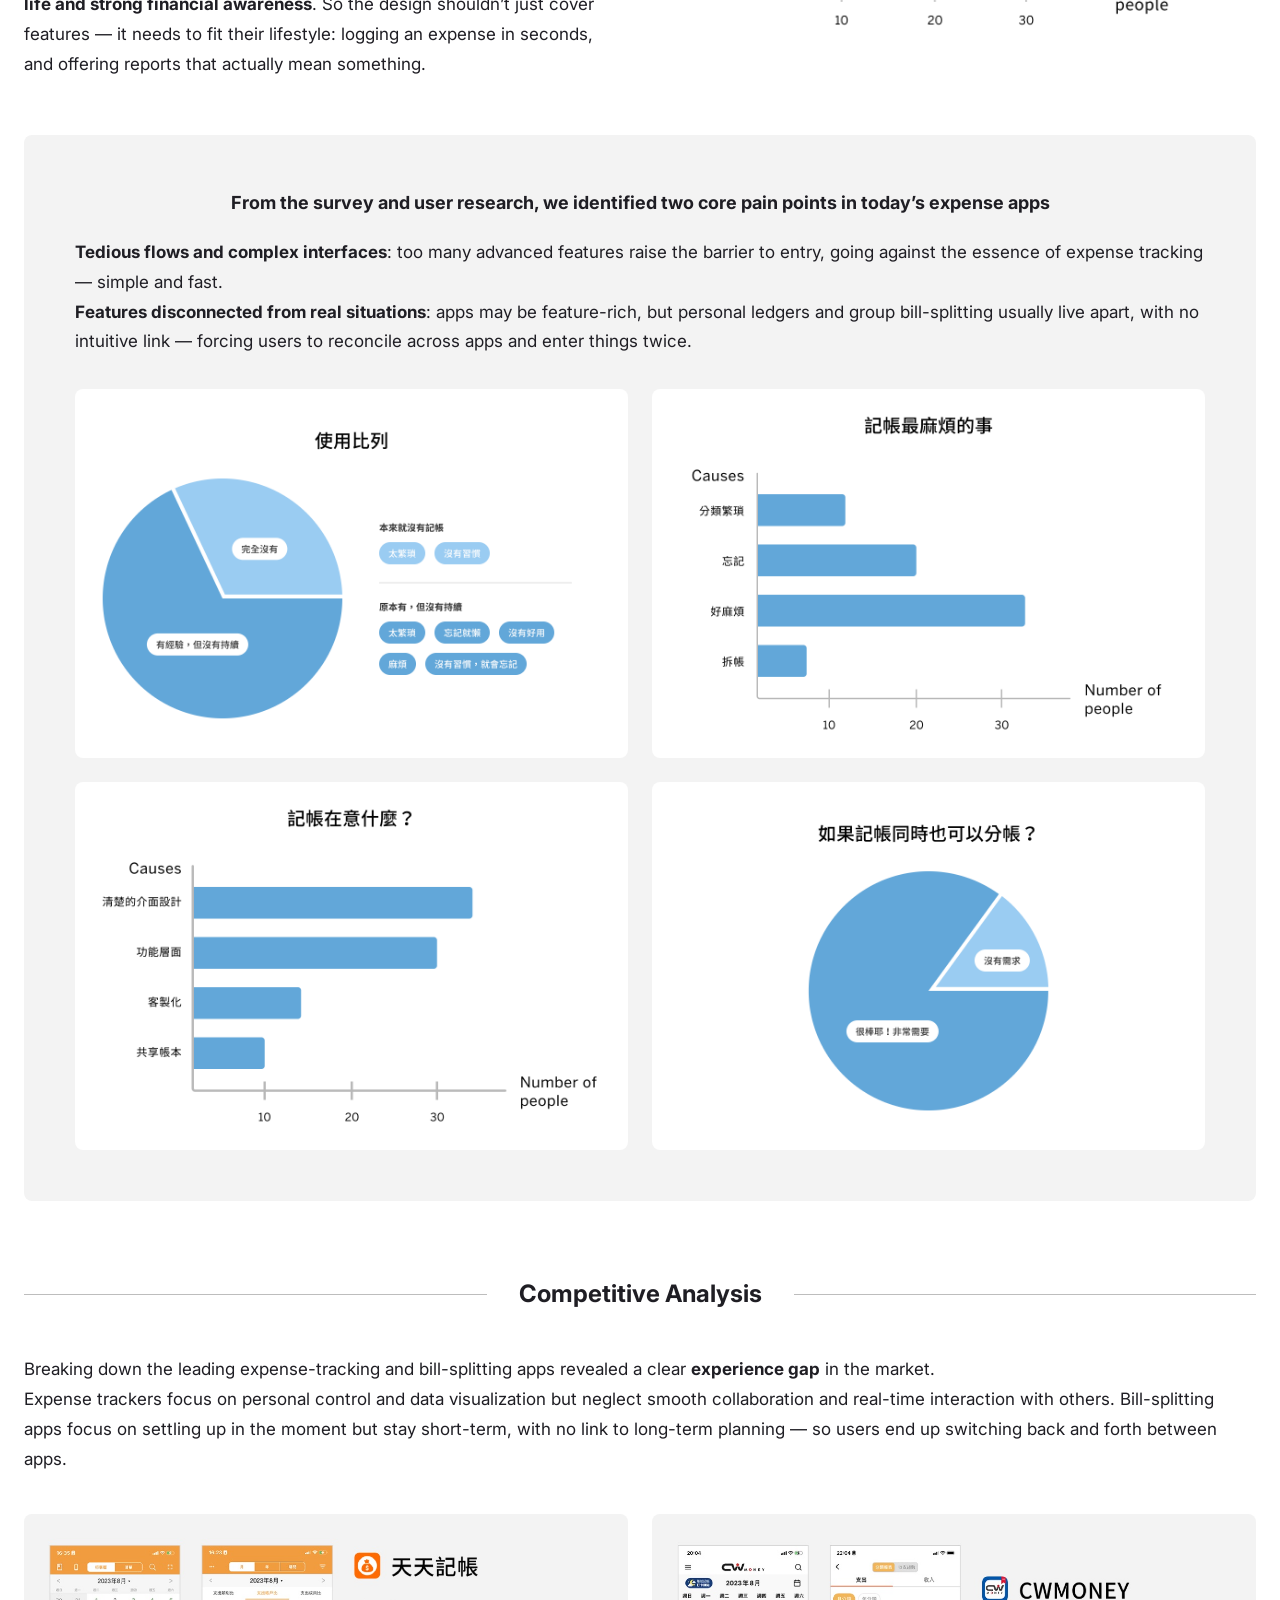
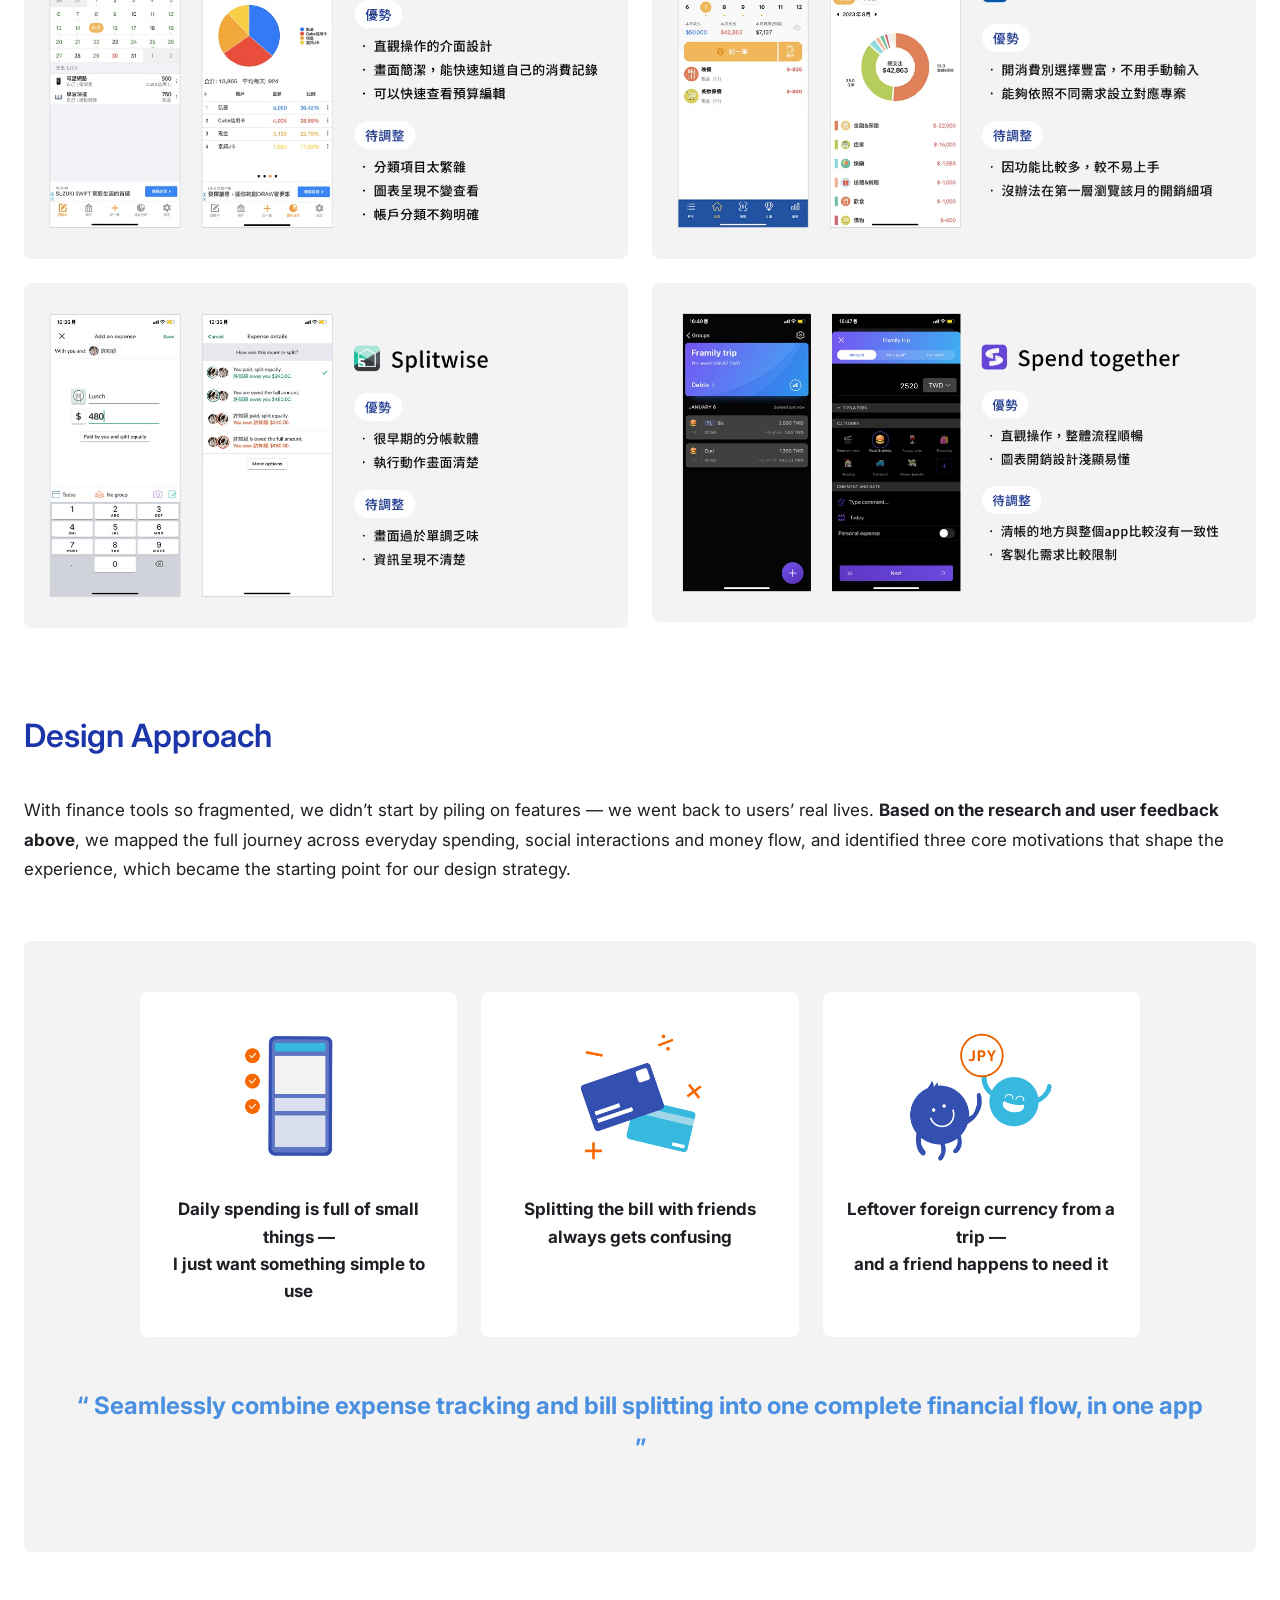
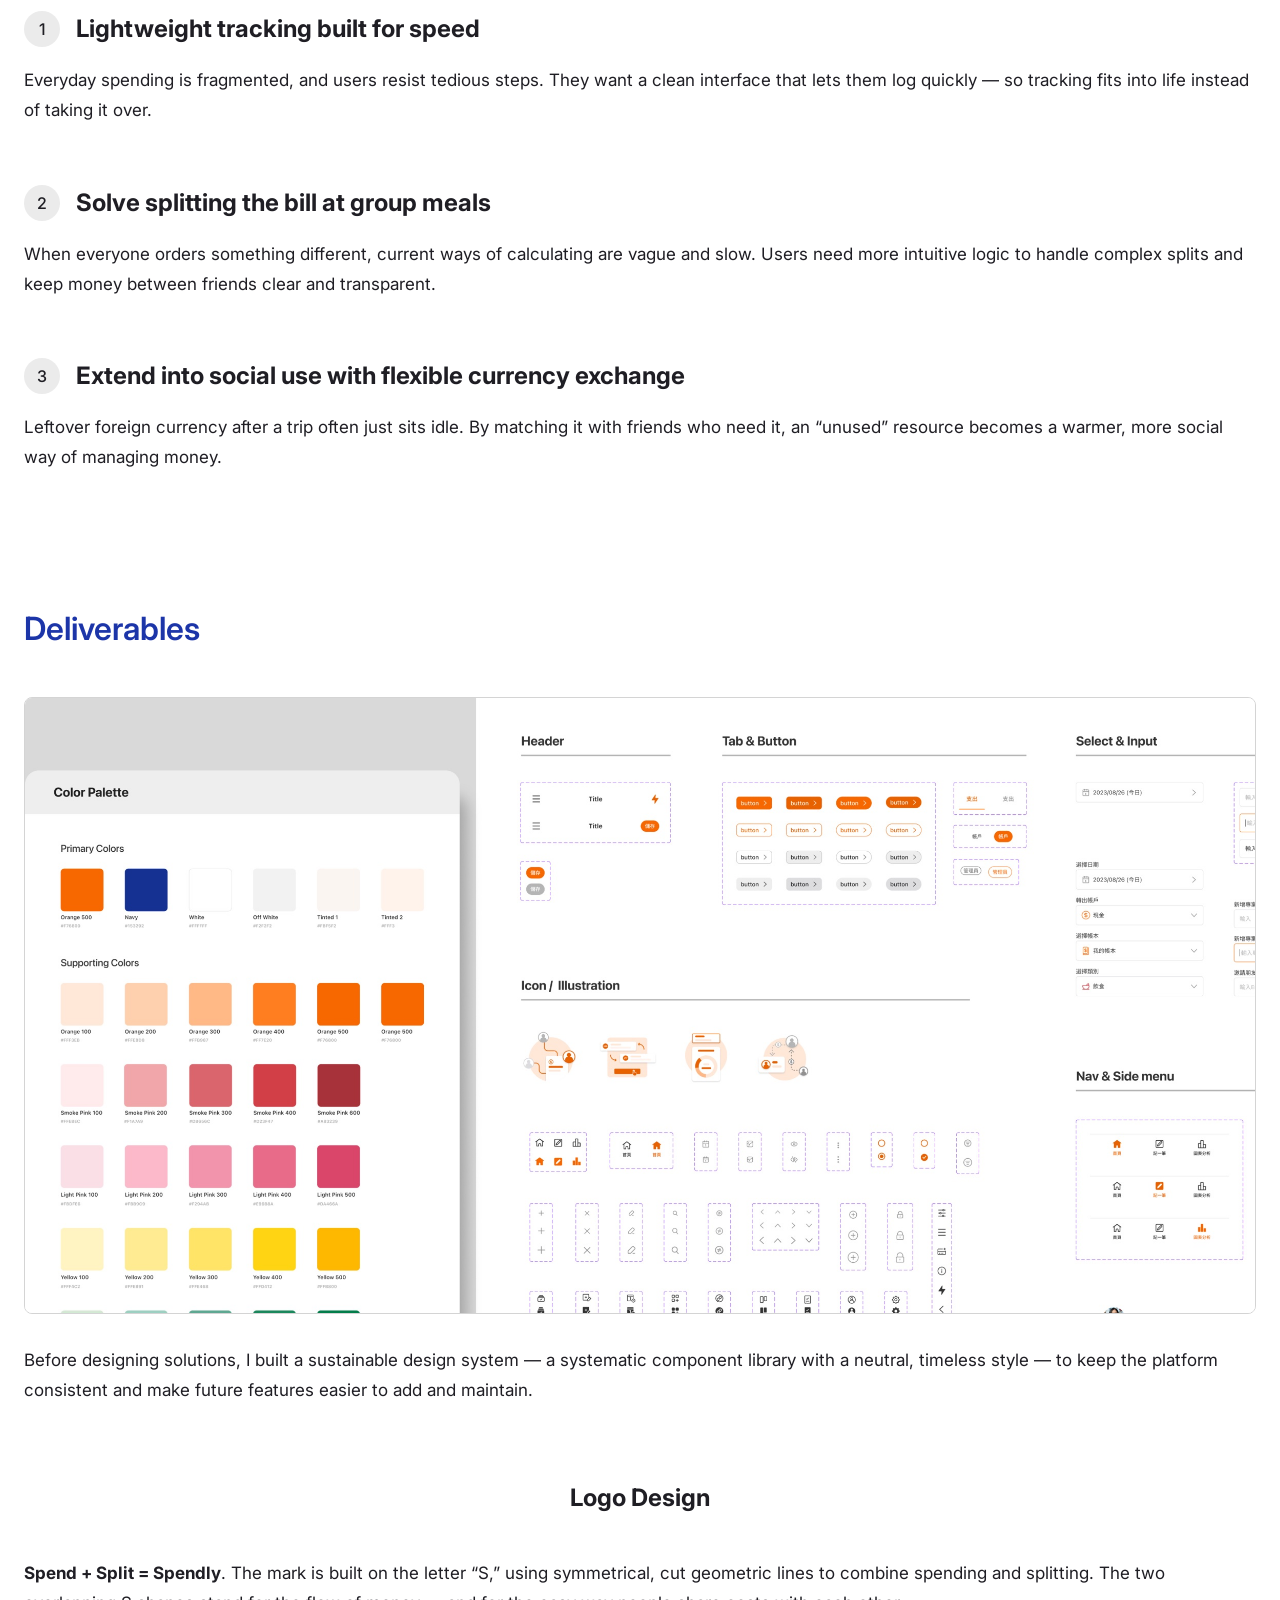
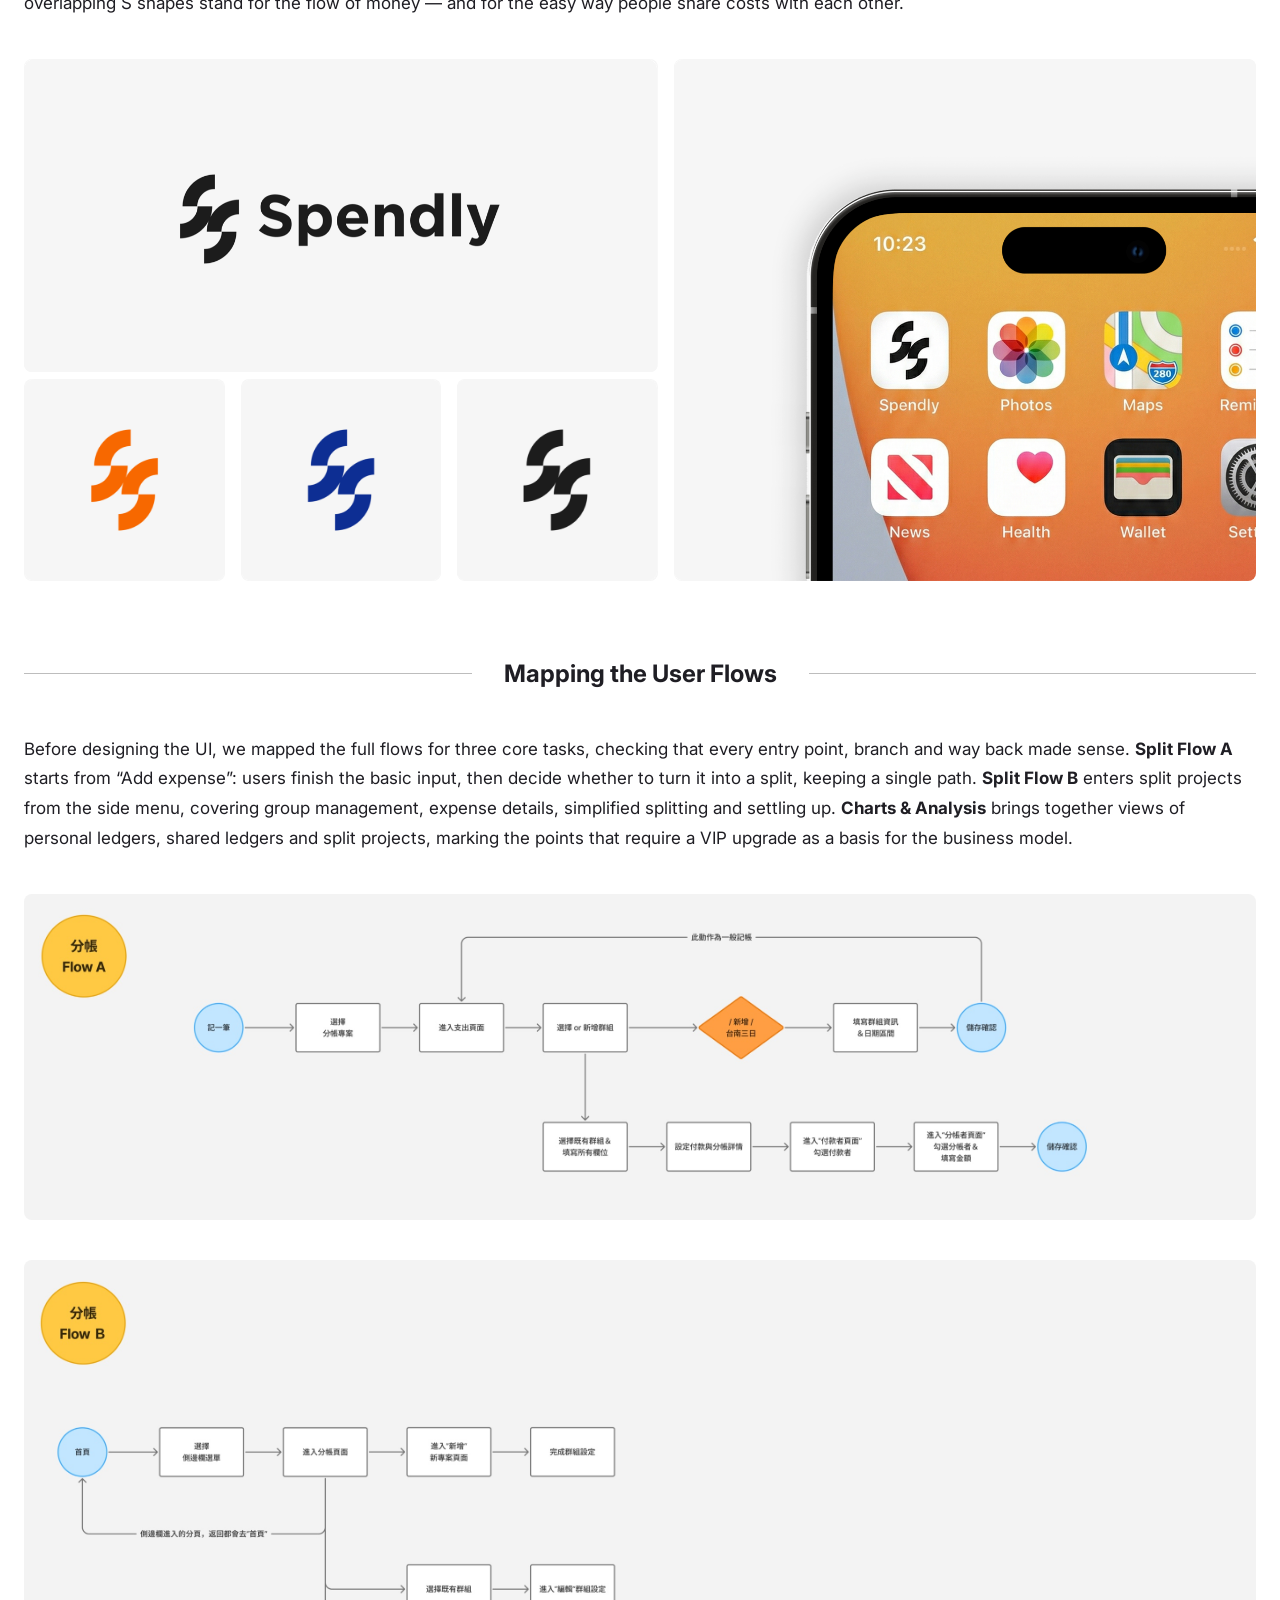
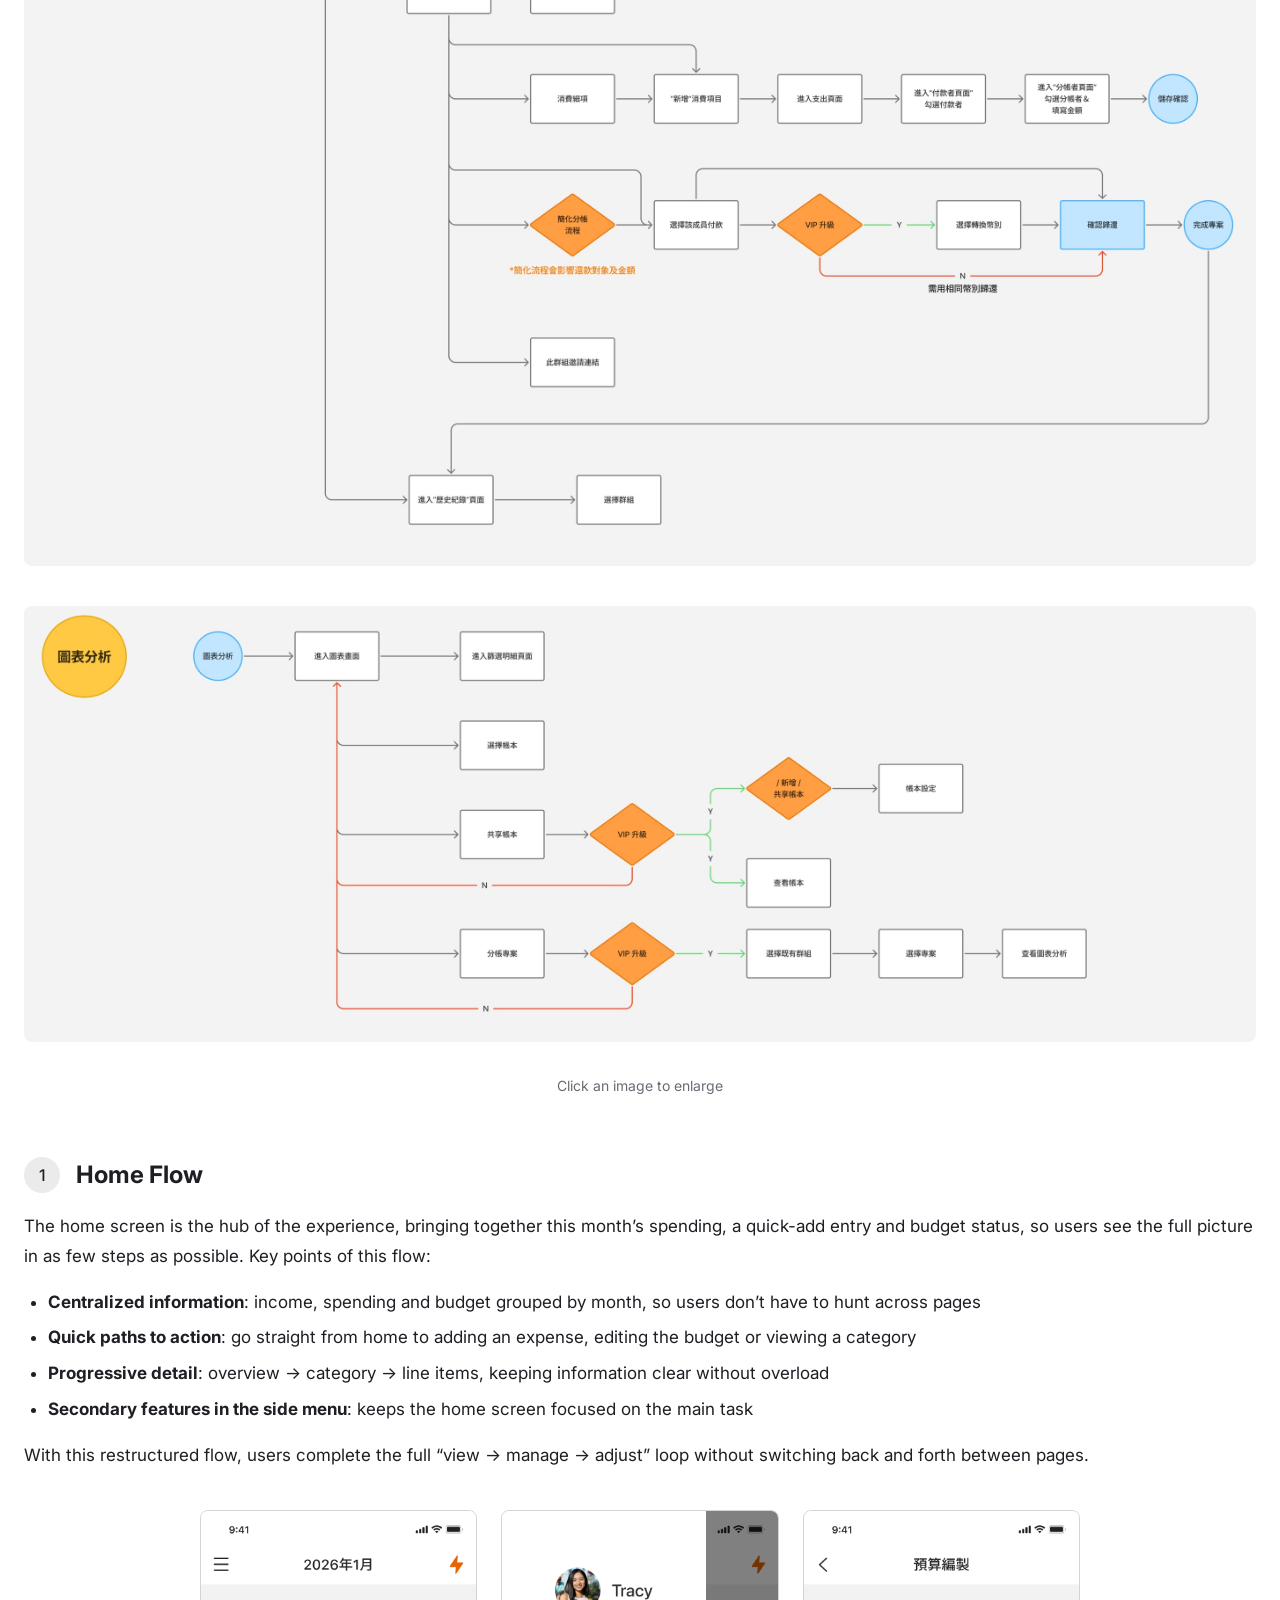
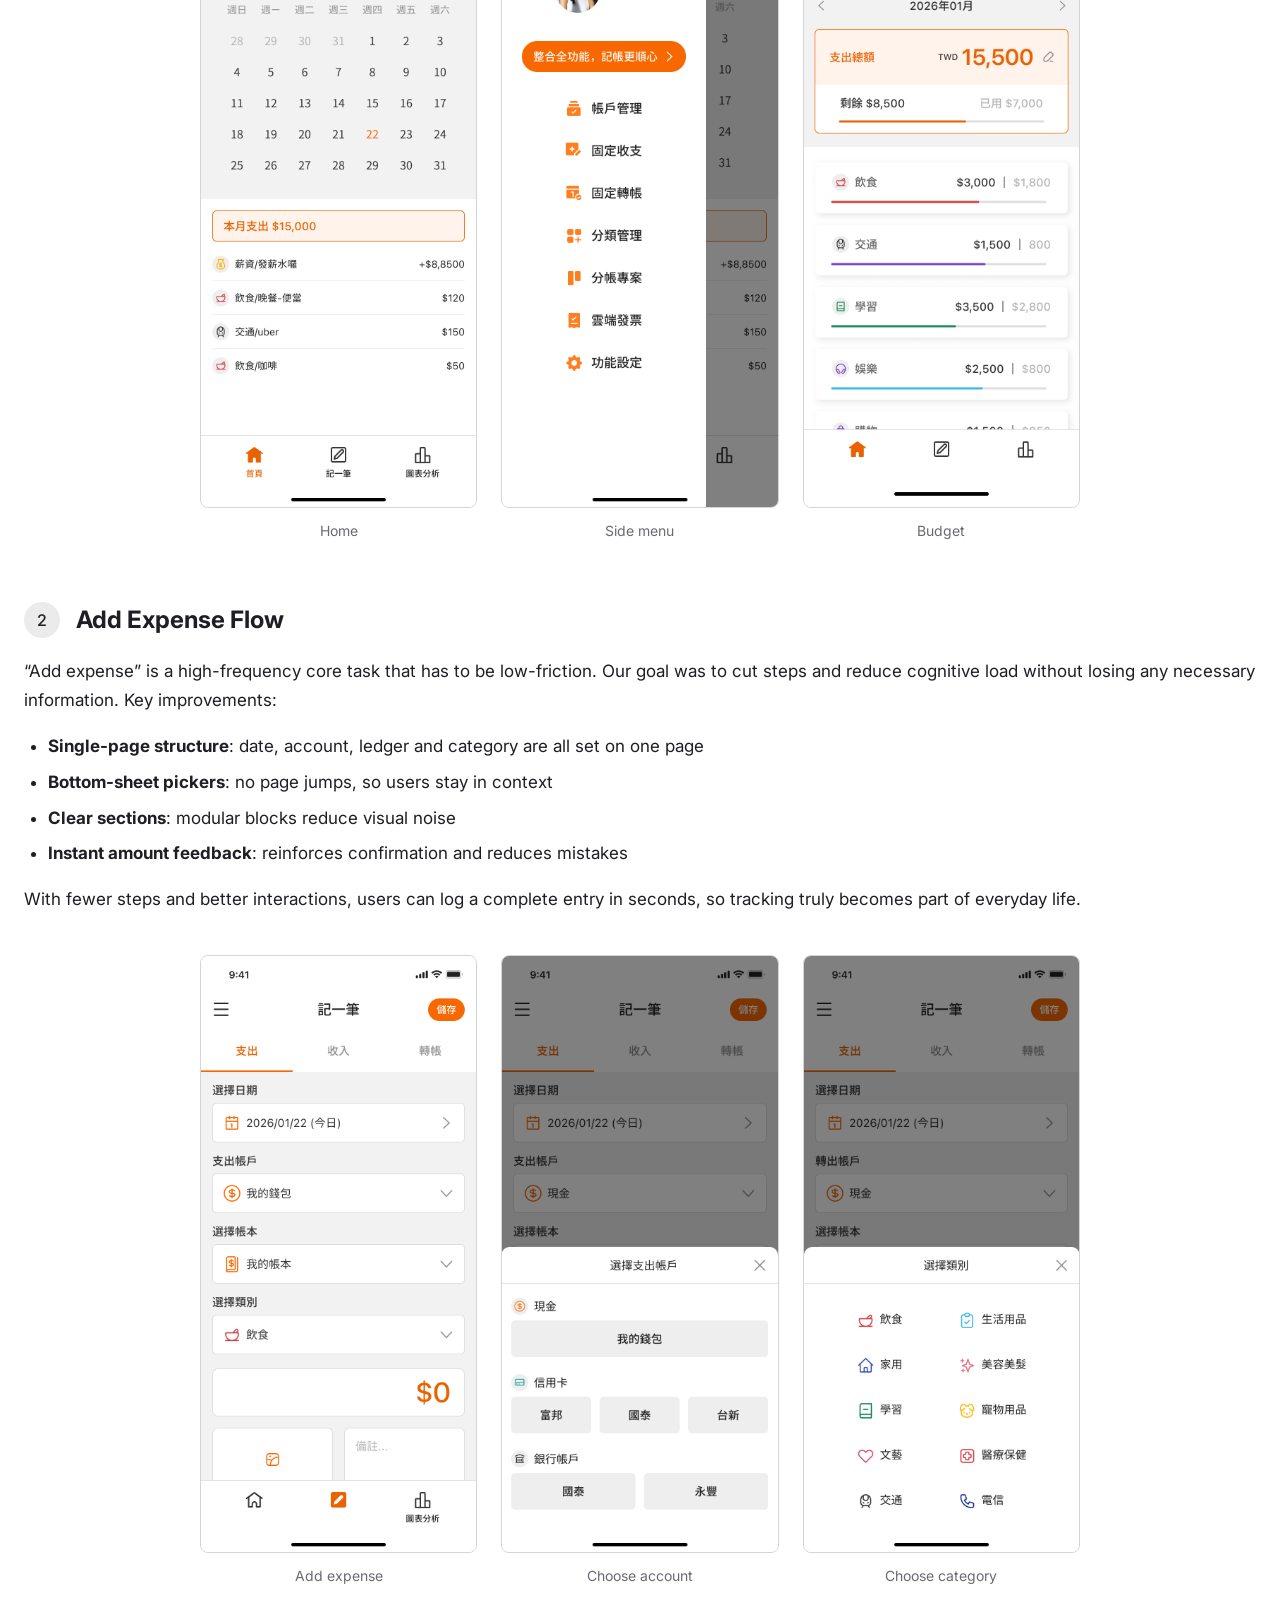
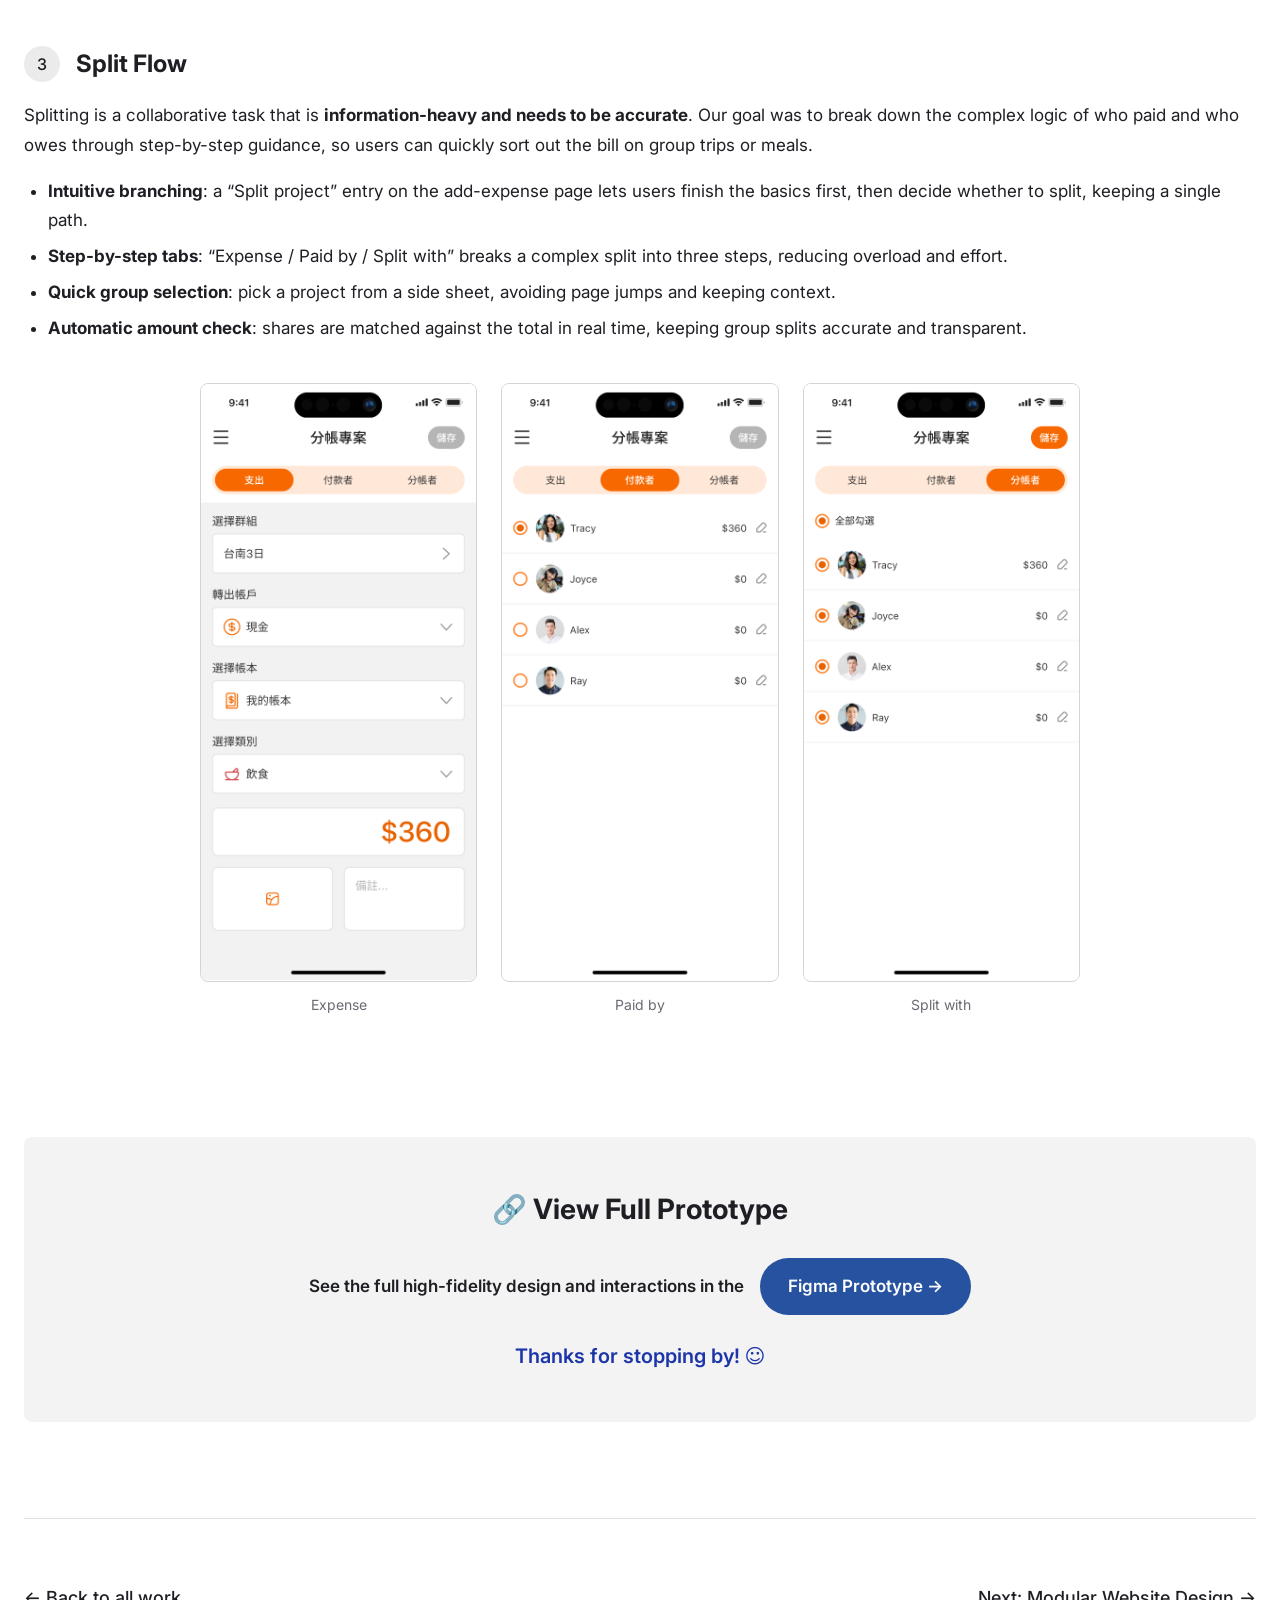
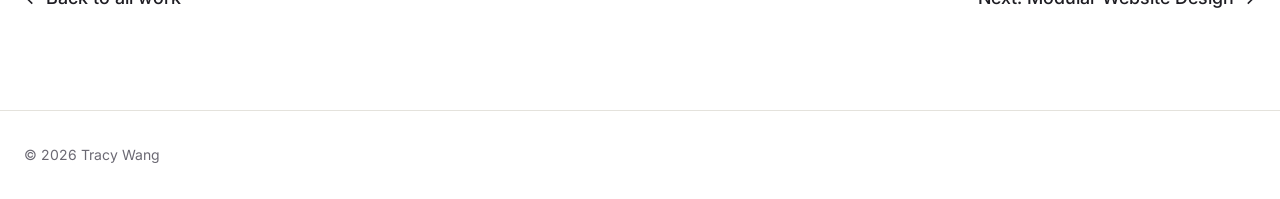
<file: en/spendly.html>
<!doctype html>
<html lang="en">
<head>
  <meta charset="utf-8">
  <meta name="viewport" content="width=device-width, initial-scale=1">
  <title>Spendly — Tracy Wang</title>
  <link rel="preconnect" href="https://fonts.googleapis.com">
  <link rel="preconnect" href="https://fonts.gstatic.com" crossorigin>
  <link href="https://fonts.googleapis.com/css2?family=Inter:wght@300;400;500;600;700&family=Noto+Sans+TC:wght@400;500;600;700&display=swap" rel="stylesheet">
  <link rel="stylesheet" href="../style.css?v=50">
  <script src="../site.js?v=51"></script>
</head>
<body>

  <nav class="nav">
    <div class="wrap">
      <a class="logo" href="index.html" aria-label="Tracy Wang — Home"><b>tracy</b><span>yunn</span></a>
      <button class="menu-btn" aria-label="Menu" aria-expanded="false" onclick="var n=this.closest('.nav');var o=n.classList.toggle('open');this.setAttribute('aria-expanded',o);document.body.classList.toggle('menu-open',o)">
        <svg class="ic-open" width="24" height="24" viewBox="0 0 24 24" fill="none" stroke="currentColor" stroke-width="2" stroke-linecap="round"><path d="M4 7h16M4 12h16M4 17h16"></path></svg>
        <svg class="ic-close" width="24" height="24" viewBox="0 0 24 24" fill="none" stroke="currentColor" stroke-width="2" stroke-linecap="round"><path d="M6 6l12 12M18 6L6 18"></path></svg>
      </button>
      <ul>
        <li class="nav-seg"><a href="index.html">Work</a><a href="about.html">About</a></li>
        <li class="nav-right"><a class="lang" href="../spendly.html" hreflang="zh-Hant">中<span>/</span><b>EN</b></a><a class="resume" href="../resume/tracy-wang-resume-en.pdf" target="_blank" rel="noopener">Resume
          <svg width="18" height="18" viewBox="0 0 24 24" fill="none" stroke="currentColor" stroke-width="2" stroke-linecap="round" stroke-linejoin="round"><path d="M12 4v11M7 10l5 5 5-5M5 20h14"/></svg>
        </a></li>
      </ul>
    </div>
  </nav>

  <main class="wrap cs">

    <!-- 開頭 -->
    <img class="cs-hero no-border" src="../images/spendly/hero.jpg" alt="Spendly: add expense, split project and settle-up screens">

    <ul class="cs-tags">
      <li>App design</li>
      <li>Side project</li>
    </ul>
    <h1 class="cs-title">Spendly: Track expenses and split bills, all in one tap</h1>

    <dl class="cs-meta">
      <div><dt>Scope</dt><dd>Feature &amp; flow planning, user testing, final UI design</dd></div>
    </dl>

    <!-- 專案背景 -->
    <section class="cs-sec">
      <h2 class="cs-h2">Background</h2>
      <p>Tracking expenses is part of everyday digital life, but research shows a gap between personal finance and splitting bills with others. After a group meal or trip, people often jump between apps to do the math, breaking up the flow. <strong>Spendly</strong> brings “My Ledger,” “Shared Ledger” and “Split Projects” together, so managing money isn’t a solo task but something you can do with others anytime — closer to how people actually live.</p>
      <img class="cs-img no-border" src="../images/spendly/background.jpg" alt="Paying by phone during a meal with friends">

      <!-- 設計流程（專案背景的小段落） -->
      <h3 class="cs-sub center">Design Process</h3>
      <ol class="process">
        <li><b>Requirements</b><p>Tracking and splitting expenses are frequent needs, but tedious input wears down users’ patience. This project focused on breaking down those pain points and turning fragmented actions into a smooth, intuitive experience.</p></li>
        <li><b>Logic &amp; Structure</b><p>Distilled data from competitive analysis and a user survey into the core feature logic, so the design direction matched real needs.</p></li>
        <li><b>Wireframing</b><p>Explored solutions quickly with low-fidelity prototypes and validated assumptions through usability testing — catching logic risks early to cut late-stage changes and work more efficiently.</p></li>
        <li><b>UI Design</b><p>Extended a new brand identity into the interface, building a systematic visual language and guidelines so the product stays consistent and recognizable across devices.</p></li>
        <li><b>Design system</b><p>Built the design system with modular logic, turning styles and components into an extensible language that supports the product’s long-term growth.</p></li>
        <li><b>Prototyping</b><p>Built high-fidelity interactive prototypes to validate the full flow, reviewing interaction details and transitions to make sure the logic holds up in real use.</p></li>
      </ol>
    </section>

    <!-- 發現問題 -->
    <section class="cs-sec">
      <h2 class="cs-h2">Problem</h2>
      <p>Expense trackers don’t lack features, yet people still give up on them. To find out why, we approached it from two angles — <strong>user interviews and a survey</strong>, and <strong>competitive analysis</strong> — to understand real user behavior and where existing products fall short.</p>

      <h3 class="cs-divider">User Interviews &amp; Analysis</h3>
      <div class="split">
        <div>
          <p>Before formal design and analysis, I created a survey on everyday expense-tracking and bill-splitting habits to test early assumptions and get more realistic feedback. Collecting responses from friends with different backgrounds helped uncover pain points in real behavior and gave the feature structure and visual experience a data-backed foundation.</p>
          <p>The research showed that people aged <strong>30–40</strong> are the main users of expense apps. They’re at a busy point in their careers, with <strong>a fast pace of life and strong financial awareness</strong>. So the design shouldn’t just cover features — it needs to fit their lifestyle: logging an expense in seconds, and offering reports that actually mean something.</p>
        </div>
        <img class="no-border" src="../images/spendly/age.png" alt="Respondent age distribution: 30–40 is the largest group, followed by 40+ and 20–30">
      </div>

      <div class="panel">
        <h4>From the survey and user research, we identified two core pain points in today’s expense apps</h4>
        <p><strong>Tedious flows and complex interfaces</strong>: too many advanced features raise the barrier to entry, going against the essence of expense tracking — simple and fast.<br>
        <strong>Features disconnected from real situations</strong>: apps may be feature-rich, but personal ledgers and group bill-splitting usually live apart, with no intuitive link — forcing users to reconcile across apps and enter things twice.</p>
        <div class="grid-2">
          <img src="../images/spendly/survey-1.png" alt="Usage: most people have tried tracking expenses but didn’t stick with it — too tedious, forgot and got lazy, nothing good enough">
          <img src="../images/spendly/survey-2.png" alt="Most annoying part: “it’s a hassle” ranks first, followed by forgetting, complicated categories and splitting bills">
          <img src="../images/spendly/survey-3.png" alt="What matters most: a clear interface ranks first, followed by features, customization and shared ledgers">
          <img src="../images/spendly/survey-4.png" alt="If tracking expenses could also split bills: most people said they really need it">
        </div>
      </div>

      <h3 class="cs-divider">Competitive Analysis</h3>
      <p>Breaking down the leading expense-tracking and bill-splitting apps revealed a clear <strong>experience gap</strong> in the market.</p>
      <p>Expense trackers focus on personal control and data visualization but neglect smooth collaboration and real-time interaction with others. Bill-splitting apps focus on settling up in the moment but stay short-term, with no link to long-term planning — so users end up switching back and forth between apps.</p>
      <div class="grid-2 cs-gap">
        <img src="../images/spendly/comp-ttj.jpg" alt="Tiantian Jizhang | Strengths: intuitive, clean interface; quick access to budget editing. To improve: too many categories, charts hard to read, unclear account types">
        <img src="../images/spendly/comp-cwmoney.jpg" alt="CWMONEY | Strengths: rich expense categories, custom projects. To improve: many features make it hard to learn; monthly details aren’t visible on the first level">
        <img src="../images/spendly/comp-splitwise.jpg" alt="Splitwise | Strengths: an early bill-splitting app with clear action screens. To improve: dull visuals, unclear information">
        <img src="../images/spendly/comp-spend-together.jpg" alt="Spend together | Strengths: intuitive, easy-to-read expense charts. To improve: settle-up feels inconsistent with the rest of the app; limited customization">
      </div>
    </section>

    <!-- 設計目標 -->
    <section class="cs-sec">
      <h2 class="cs-h2">Design Approach</h2>
      <p>With finance tools so fragmented, we didn’t start by piling on features — we went back to users’ real lives. <strong>Based on the research and user feedback above</strong>, we mapped the full journey across everyday spending, social interactions and money flow, and identified three core motivations that shape the experience, which became the starting point for our design strategy.</p>

      <div class="panel">
        <div class="motives">
          <div><img src="../images/spendly/goal-1.png" alt=""><p>Daily spending is full of small things —<br>I just want something simple to use</p></div>
          <div><img src="../images/spendly/goal-2.png" alt=""><p>Splitting the bill with friends<br>always gets confusing</p></div>
          <div><img src="../images/spendly/goal-3.png" alt=""><p>Leftover foreign currency from a trip —<br>and a friend happens to need it</p></div>
        </div>
        <p class="quote">“ Seamlessly combine expense tracking and bill splitting into one complete financial flow, in one app ”</p>
      </div>

      <h3 class="goal"><i>1</i>Lightweight tracking built for speed</h3>
      <p>Everyday spending is fragmented, and users resist tedious steps. They want a clean interface that lets them log quickly — so tracking fits into life instead of taking it over.</p>
      <h3 class="goal"><i>2</i>Solve splitting the bill at group meals</h3>
      <p>When everyone orders something different, current ways of calculating are vague and slow. Users need more intuitive logic to handle complex splits and keep money between friends clear and transparent.</p>
      <h3 class="goal"><i>3</i>Extend into social use with flexible currency exchange</h3>
      <p>Leftover foreign currency after a trip often just sits idle. By matching it with friends who need it, an “unused” resource becomes a warmer, more social way of managing money.</p>
    </section>

    <!-- 設計產出 -->
    <section class="cs-sec cs-sec--far">
      <h2 class="cs-h2">Deliverables</h2>
      <img class="cs-img zoomable" src="../images/spendly/design-system.jpg" alt="Spendly design system: colors, header, tabs and buttons, selects and inputs, icons and illustrations, nav and side menu">
      <p>Before designing solutions, I built a sustainable design system — a systematic component library with a neutral, timeless style — to keep the platform consistent and make future features easier to add and maintain.</p>

      <h3 class="cs-sub center">Logo Design</h3>
      <p><strong>Spend + Split = Spendly</strong>. The mark is built on the letter “S,” using symmetrical, cut geometric lines to combine spending and splitting. The two overlapping S shapes stand for the flow of money — and for the easy way people share costs with each other.</p>
      <div class="logo-board">
        <div class="lb-word"><img src="../images/spendly/logo-word.png" alt="Spendly wordmark and icon"></div>
        <div class="lb-phone"><img src="../images/spendly/logo-phone.png" alt="Spendly icon on a phone home screen"></div>
        <div><img src="../images/spendly/logo-orange.png" alt="Orange icon"></div>
        <div><img src="../images/spendly/logo-navy.png" alt="Navy icon"></div>
        <div><img src="../images/spendly/logo-black.png" alt="Black icon"></div>
      </div>

      <h3 class="cs-divider">Mapping the User Flows</h3>
      <p>Before designing the UI, we mapped the full flows for three core tasks, checking that every entry point, branch and way back made sense. <strong>Split Flow A</strong> starts from “Add expense”: users finish the basic input, then decide whether to turn it into a split, keeping a single path. <strong>Split Flow B</strong> enters split projects from the side menu, covering group management, expense details, simplified splitting and settling up. <strong>Charts &amp; Analysis</strong> brings together views of personal ledgers, shared ledgers and split projects, marking the points that require a VIP upgrade as a basis for the business model.</p>
      <img class="cs-img no-border zoomable" src="../images/spendly/flow-a.jpg" alt="Split Flow A: choose a split project from Add expense, create or pick a group, then set who paid and who shares">
      <img class="cs-img no-border zoomable" src="../images/spendly/flow-b.jpg" alt="Split Flow B: enter splitting from the side menu to manage groups, expense details, simplified splitting and settling up">
      <img class="cs-img no-border zoomable" src="../images/spendly/flow-chart.jpg" alt="Charts flow: choose a ledger, shared ledger or split project; some features require a VIP upgrade">
      <p class="zoom-hint">Click an image to enlarge</p>

      <h3 class="goal"><i>1</i>Home Flow</h3>
      <p>The home screen is the hub of the experience, bringing together this month’s spending, a quick-add entry and budget status, so users see the full picture in as few steps as possible. Key points of this flow:</p>
      <ul class="cs-list">
        <li><strong>Centralized information</strong>: income, spending and budget grouped by month, so users don’t have to hunt across pages</li>
        <li><strong>Quick paths to action</strong>: go straight from home to adding an expense, editing the budget or viewing a category</li>
        <li><strong>Progressive detail</strong>: overview → category → line items, keeping information clear without overload</li>
        <li><strong>Secondary features in the side menu</strong>: keeps the home screen focused on the main task</li>
      </ul>
      <p>With this restructured flow, users complete the full “view → manage → adjust” loop without switching back and forth between pages.</p>
      <div class="phones-3">
        <figure><img src="../images/spendly/ui-home.png" alt="Home: calendar and this month’s expenses"><figcaption>Home</figcaption></figure>
        <figure><img src="../images/spendly/ui-menu.png" alt="Side menu: accounts, recurring transactions, categories, split projects and more"><figcaption>Side menu</figcaption></figure>
        <figure><img src="../images/spendly/ui-budget.png" alt="Budget: total spending and budget progress by category"><figcaption>Budget</figcaption></figure>
      </div>

      <h3 class="goal"><i>2</i>Add Expense Flow</h3>
      <p>“Add expense” is a high-frequency core task that has to be low-friction. Our goal was to cut steps and reduce cognitive load without losing any necessary information. Key improvements:</p>
      <ul class="cs-list">
        <li><strong>Single-page structure</strong>: date, account, ledger and category are all set on one page</li>
        <li><strong>Bottom-sheet pickers</strong>: no page jumps, so users stay in context</li>
        <li><strong>Clear sections</strong>: modular blocks reduce visual noise</li>
        <li><strong>Instant amount feedback</strong>: reinforces confirmation and reduces mistakes</li>
      </ul>
      <p>With fewer steps and better interactions, users can log a complete entry in seconds, so tracking truly becomes part of everyday life.</p>
      <div class="phones-3">
        <figure><img src="../images/spendly/ui-add.png" alt="Add expense: date, account, ledger, category and amount"><figcaption>Add expense</figcaption></figure>
        <figure><img src="../images/spendly/ui-account.png" alt="Choose an account: cash, credit card, bank account"><figcaption>Choose account</figcaption></figure>
        <figure><img src="../images/spendly/ui-category.png" alt="Choose a category: food, daily necessities, household, transport and more"><figcaption>Choose category</figcaption></figure>
      </div>

      <h3 class="goal"><i>3</i>Split Flow</h3>
      <p>Splitting is a collaborative task that is <strong>information-heavy and needs to be accurate</strong>. Our goal was to break down the complex logic of who paid and who owes through step-by-step guidance, so users can quickly sort out the bill on group trips or meals.</p>
      <ul class="cs-list">
        <li><strong>Intuitive branching</strong>: a “Split project” entry on the add-expense page lets users finish the basics first, then decide whether to split, keeping a single path.</li>
        <li><strong>Step-by-step tabs</strong>: “Expense / Paid by / Split with” breaks a complex split into three steps, reducing overload and effort.</li>
        <li><strong>Quick group selection</strong>: pick a project from a side sheet, avoiding page jumps and keeping context.</li>
        <li><strong>Automatic amount check</strong>: shares are matched against the total in real time, keeping group splits accurate and transparent.</li>
      </ul>
      <div class="phones-3">
        <figure><img src="../images/spendly/split-1.png" alt="Split project: Expense tab"><figcaption>Expense</figcaption></figure>
        <figure><img src="../images/spendly/split-2.png" alt="Split project: Paid by tab"><figcaption>Paid by</figcaption></figure>
        <figure><img src="../images/spendly/split-3.png" alt="Split project: Split with tab"><figcaption>Split with</figcaption></figure>
      </div>
    </section>

    <!-- 原型連結 -->
    <section class="cta">
      <h2>🔗 View Full Prototype</h2>
      <p>See the full high-fidelity design and interactions in the <a class="cta-btn" href="https://www.figma.com/proto/oJLARzl1QbFpe5hCSOKK0P/Spendly?page-id=1%3A29484&amp;node-id=2115-23773&amp;viewport=57%2C672%2C0.13&amp;t=HEN1vP9lJ58UTUwh-1&amp;scaling=scale-down&amp;content-scaling=fixed&amp;starting-point-node-id=2115%3A23773" target="_blank" rel="noopener">Figma Prototype →</a></p>
      <p class="thanks">Thanks for stopping by! ☺</p>
    </section>

  </main>

  <nav class="next-project wrap" aria-label="Project navigation">
    <a class="back" href="index.html#work">← Back to all work</a>
    <a class="next" href="modular.html">Next: Modular Website Design →</a>
  </nav>

  <footer class="footer">
    <div class="wrap">© 2026 Tracy Wang</div>
  </footer>

  <!-- 點圖放大 -->
  <div class="lightbox" aria-hidden="true">
    <button class="lb-close" aria-label="Close">×</button>
    <img alt="">
  </div>
  <script>
    const lb = document.querySelector('.lightbox');
    const lbImg = lb.querySelector('img');
    document.querySelectorAll('.zoomable').forEach(img => {
      img.addEventListener('click', () => {
        lbImg.src = img.src;
        lbImg.alt = img.alt;
        lb.classList.add('open');
        lb.setAttribute('aria-hidden', 'false');
        document.body.style.overflow = 'hidden';
      });
    });
    const close = () => { lb.classList.remove('open'); lb.setAttribute('aria-hidden', 'true'); document.body.style.overflow = ''; };
    lb.addEventListener('click', e => { if (e.target !== lbImg) close(); });
    document.addEventListener('keydown', e => { if (e.key === 'Escape') close(); });
  </script>

</body>
</html>
</file>
<file: style.css>
:root {
  --bg: #FFFFFF;
  --surface: #FFFFFF;
  --soft: #F3F3F3;
  --text: #1F1E24;
  --muted: #6B6973;
  --line: #E4E2DC;
  --accent: #5A44D6;
  --accent-soft: #ECE9FB;
  --todo: #FFF1A8;
  --max: 1280px;
  --radius: 8px; /* 卡片圓角 */
  --radius-img: 8px; /* 圖片、影片圓角 */
  --img-border: 1px solid #D4D4D4; /* 圖片、影片外框 */
  --font: "Inter", "Noto Sans TC", system-ui, sans-serif;
}

* { box-sizing: border-box; margin: 0; padding: 0; }
html { scroll-behavior: smooth; }
body {
  background: var(--bg);
  color: var(--text);
  font-family: var(--font);
  font-size: 17px;
  line-height: 1.75;
  -webkit-font-smoothing: antialiased;
}
img { display: block; max-width: 100%; }
a { color: inherit; }

.wrap { max-width: var(--max); margin: 0 auto; padding: 0 24px; }

/* 待填：上線前要換掉的地方 */
.todo { background: var(--todo); padding: 0 4px; border-radius: 3px; }

/* 選單 */
.nav { position: sticky; top: 0; z-index: 10; background: var(--bg); }
.nav .wrap { display: flex; align-items: center; justify-content: space-between; height: 88px; }
.nav .logo { font-size: 22px; font-weight: 700; text-decoration: none; letter-spacing: -0.01em; }
.nav ul { display: flex; align-items: center; gap: 12px; list-style: none; font-size: 15px; }
.nav ul a { display: inline-flex; align-items: center; gap: 8px; text-decoration: none; padding: 8px 16px; border-radius: 999px; }
.nav ul a:hover { background: var(--soft); }
.nav ul a.resume { background: #EBEBEB; }
.nav ul a.resume:hover { background: #E0E0E0; }
.menu-btn { display: none; background: none; border: 0; padding: 8px; cursor: pointer; color: var(--text); }

/* 首頁開頭 */
.intro { padding: 72px 0 56px; max-width: 1000px; font-size: 17px; line-height: 1.6; }
.intro strong { font-weight: 700; }
.intro p + p { margin-top: 12px; }

/* 作品格 */
.grid { display: grid; grid-template-columns: 1fr 1fr; gap: 8px; }
.tile { position: relative; display: block; aspect-ratio: 494 / 586; overflow: hidden; background: var(--soft); }
.tile img { width: 100%; height: 100%; object-fit: cover; transition: transform .5s ease; }
.tile:hover img { transform: scale(1.03); }
.tile.featured { grid-column: 1 / -1; aspect-ratio: 2 / 1; }

/* Fuu 封面（用 HTML 排，不用另外輸出圖） */
.fuu-cover { position: absolute; inset: 0; background: #ECE9FB; display: flex; align-items: center; justify-content: center; gap: 6%; padding: 0 6%; overflow: hidden; }
.fuu-cover .brand { flex: 0 0 auto; }
.fuu-cover .brand b { display: block; font-size: clamp(36px, 5vw, 64px); color: var(--accent); letter-spacing: -0.02em; }
.fuu-cover .brand span { display: block; margin-top: 4px; font-size: clamp(15px, 1.6vw, 20px); color: var(--text); }
.fuu-cover .phones { display: flex; gap: 16px; align-self: flex-end; height: 88%; }
.fuu-cover .phones img { width: auto; height: 100%; object-fit: contain; object-position: bottom; filter: drop-shadow(0 12px 24px rgba(40,30,120,.15)); }
.fuu-cover .phones img:last-child { margin-top: 10%; height: 90%; }
.tile:hover .fuu-cover .phones img { transform: none; }

/* 關於我 */
.about { padding: 120px 0 0; }
.about-intro { display: grid; grid-template-columns: 360px 1fr; gap: 64px; align-items: center; }
.about .photo { width: 100%; aspect-ratio: 1; object-fit: cover; display: block; border-radius: var(--radius); background: var(--soft); display: flex; align-items: center; justify-content: center; color: var(--muted); font-size: 14px; }
.about h2 { font-size: 32px; margin-bottom: 20px; }
.about p + p { margin-top: 16px; }
.btn { display: inline-block; margin-top: 28px; padding: 12px 24px; border-radius: 999px; background: var(--text); color: var(--bg); text-decoration: none; font-weight: 600; font-size: 15px; }

/* 聯絡 */
.contact { padding: 140px 0 96px; text-align: center; }
.contact h2 { font-size: clamp(28px, 4vw, 40px); }
.contact ul { list-style: none; margin-top: 28px; display: flex; flex-wrap: wrap; justify-content: center; gap: 12px; }
.contact .btn { margin-top: 0; }
.footer { border-top: 1px solid var(--line); padding: 32px 0; color: var(--muted); font-size: 14px; }

/* ===== 案子頁 ===== */
.case-hero { padding: 96px 0 64px; }
.case-hero .eyebrow { color: var(--accent); font-weight: 600; }
.case-hero h1 { font-size: clamp(40px, 7vw, 72px); line-height: 1.15; letter-spacing: -0.02em; margin-top: 8px; }
.case-hero .lead { font-size: 21px; color: var(--muted); margin-top: 16px; max-width: 640px; }

.meta { display: grid; grid-template-columns: repeat(4, 1fr); gap: 24px; padding: 32px 0; border-top: 1px solid var(--line); border-bottom: 1px solid var(--line); margin-top: 48px; }
.meta dt { font-size: 13px; color: var(--muted); }
.meta dd { margin-top: 4px; font-size: 15px; }

.showcase { background: var(--accent-soft); border-radius: var(--radius); margin: 64px 0; padding: 64px 24px 0; display: flex; justify-content: center; gap: 40px; overflow: hidden; }
.showcase img { width: min(300px, 42%); filter: drop-shadow(0 16px 32px rgba(40,30,120,.15)); }
.showcase img:last-child { margin-top: 48px; }

.block { padding: 72px 0; border-top: 1px solid var(--line); display: grid; grid-template-columns: 240px 1fr; gap: 48px; }
.block > h2 { font-size: 15px; letter-spacing: 0.06em; color: var(--muted); font-weight: 600; }
.block .body { max-width: 680px; }
.block h3 { font-size: 26px; line-height: 1.4; margin-bottom: 16px; }
.block p + p, .block p + ul, .block ul + p { margin-top: 16px; }
.block ul { padding-left: 1.2em; }
.block li + li { margin-top: 8px; }

.gaps { display: grid; grid-template-columns: 1fr 1fr; gap: 16px; margin-top: 24px; list-style: none; padding: 0 !important; }
.gaps li { background: var(--surface); border: 1px solid var(--line); border-radius: var(--radius); padding: 20px; margin: 0 !important; }
.gaps strong { display: block; margin-bottom: 4px; }
.gaps span { color: var(--muted); font-size: 15px; }

.decision { background: var(--surface); border: 1px solid var(--line); border-radius: var(--radius); padding: 32px; }
.decision + .decision { margin-top: 20px; }
.decision .no { display: inline-block; font-size: 13px; font-weight: 700; color: var(--accent); background: var(--accent-soft); padding: 2px 10px; border-radius: 999px; margin-bottom: 12px; }
.decision h4 { font-size: 21px; line-height: 1.4; }
.decision dl { margin-top: 16px; display: grid; grid-template-columns: 72px 1fr; gap: 8px 16px; font-size: 16px; }
.decision dt { color: var(--muted); }

.steps { display: flex; gap: 12px; flex-wrap: wrap; margin-top: 24px; }
.steps span { background: var(--surface); border: 1px solid var(--line); border-radius: var(--radius); padding: 10px 16px; font-size: 15px; }
.steps i { font-style: normal; color: var(--muted); align-self: center; }

/* 作品頁底部：左回首頁、右下一個作品 */
.next-project { display: flex; justify-content: space-between; align-items: center; gap: 24px; padding-top: 64px; padding-bottom: 96px; margin-top: 96px; position: relative; }
.next-project::before { content: ""; position: absolute; top: 0; left: 24px; right: 24px; border-top: 1px solid var(--line); }
.next-project a { text-decoration: none; color: var(--text); font-size: 18px; font-weight: 500; }
.next-project a:hover, .next-project .back:hover { color: var(--accent); }

@media (max-width: 809px) {
  .menu-btn { display: block; }
  .nav ul { display: none; position: absolute; top: 72px; left: 0; right: 0; flex-direction: column; align-items: stretch; gap: 0; background: var(--bg); padding: 8px 16px 16px; border-bottom: 1px solid var(--line); }
  .nav.open ul { display: flex; }
  .nav ul a { padding: 14px 8px; border-radius: var(--radius); }
  .nav ul a.resume { background: none; }
  .nav .wrap { height: 72px; }
  .intro { font-size: 18px; padding: 32px 0 40px; }
  .grid { grid-template-columns: 1fr; gap: 16px; }
  .tile, .tile.featured { aspect-ratio: 331 / 194; }
  .fuu-cover .brand span { display: none; }
  body { font-size: 16px; }
  .wrap { padding: 0 16px; }
  .about { padding-top: 96px; }
  .about-intro { grid-template-columns: 1fr; gap: 32px; }
  .about .photo { max-width: 240px; }
  .meta { grid-template-columns: 1fr 1fr; }
  .showcase { gap: 16px; padding-top: 40px; }
  .block { grid-template-columns: 1fr; gap: 16px; padding: 56px 0; }
  .gaps { grid-template-columns: 1fr; }
  .decision { padding: 24px; }
  .decision dl { grid-template-columns: 1fr; gap: 0; }
  .decision dd + dt { margin-top: 10px; }
}

/* ===== 茂森案子頁（照原 Framer 版） ===== */
.cs { --navy: #1C35A8; --sky: #3F7FE0; }
.cs-hero { width: 100%; margin-top: 8px; }
.cs-tags { display: flex; flex-wrap: wrap; gap: 12px; list-style: none; margin-top: 40px; }
.cs-tags li { padding: 4px 12px; border-radius: 999px; background: var(--soft); color: var(--muted); font-size: 14px; }
.cs-tags li::before { content: "#"; }  /* 跟首頁卡片的 tag 同樣式 */
.cs-date { margin-top: 24px; }
.cs-title { font-size: clamp(26px, 3.4vw, 40px); line-height: 1.35; margin-top: 8px; letter-spacing: 0.01em; }
.cs-meta { display: grid; grid-template-columns: 1fr 0.7fr 1.6fr; gap: 24px 40px; margin-top: 32px; }
.cs-meta dt { font-weight: 700; }
.cs-meta dd { margin-top: 8px; }

.cs-h2 { font-size: clamp(24px, 3vw, 32px); color: var(--navy); font-weight: 600; margin-bottom: 32px; }
.cs-h2 span { font-family: "Inter", sans-serif; font-weight: 300; margin-left: 8px; }
.cs-h2.center { text-align: center; }
.cs-h2.plain { color: var(--text); }
.cs-h2.plain span { font-weight: 700; }

.cs-sec { margin-top: 80px; }
.cs-sec > p { max-width: none; }
.cs-sec > p + p { margin-top: 0; }
.cs-img { width: 100%; margin-top: 40px; }
.cs-img.round { border-radius: var(--radius-img); }
.cs-img.narrow, .cs-fig.narrow { max-width: 760px; margin-left: auto; margin-right: auto; }

.cs-overview { margin-top: 72px; background: #EEEFF5; border-radius: var(--radius); padding: 64px clamp(16px, 7vw, 80px); }
.cs-overview .card { background: #fff; border-radius: var(--radius); padding: 24px 22px; font-size: 16px; line-height: 1.7; }
.cs-overview .card h3 { font-size: 17px; margin-bottom: 12px; }
.cs-overview .card p + p { margin-top: 1.7em; }
.cs-overview em { font-style: normal; font-weight: 700; color: #2F4FD8; }
.cards-3 { display: grid; grid-template-columns: repeat(3, 1fr); gap: 16px; margin-top: 16px; }

.process { list-style: none; counter-reset: step; display: grid; grid-template-columns: repeat(3, 1fr); gap: 56px 40px; max-width: 1000px; margin: 0 auto; }
.process li { counter-increment: step; }
.process b { display: flex; align-items: center; gap: 16px; font-size: 18px; }
.process b::before { content: counter(step); flex: 0 0 36px; height: 36px; border-radius: 50%; background: #EBEBEB; display: grid; place-items: center; font-size: 17px; font-weight: 500; }
.process p { margin-top: 12px; }

.cs-divider { display: flex; align-items: center; gap: 32px; font-size: clamp(20px, 2.2vw, 24px); text-align: center; margin: 72px 0 40px; }
.cs-divider::before, .cs-divider::after { content: ""; flex: 1; height: 1px; background: #BDBDBD; }
.problems h3 { font-size: 17px; margin-top: 32px; }
.problems h3:first-child { margin-top: 0; }
.problems p { margin-top: 8px; }
.cs-sec > p + .problems, .cs-sec > .problems + p { margin-top: 32px; }

.goal { display: flex; align-items: center; gap: 16px; font-size: clamp(20px, 2.2vw, 24px); color: var(--text); margin: 56px 0 16px; }
.goal i { flex: 0 0 36px; height: 36px; border-radius: 50%; background: #EBEBEB; font-style: normal; font-size: 16px; font-weight: 500; display: grid; place-items: center; }

.constraints { margin-top: 64px; background: #FCF4EA; border: 1px solid #EBB36F; border-radius: var(--radius); padding: clamp(24px, 4vw, 48px); }
.constraints h3 { font-size: clamp(20px, 2.2vw, 24px); margin-bottom: 24px; }
.constraints h4 { font-size: 18px; margin-top: 24px; }
.constraints p { margin-top: 6px; }

.feature { font-size: clamp(20px, 2.2vw, 24px); color: var(--sky); margin: 56px 0 16px; }
.cs-sec > .cs-img + p, .cs-sec > .shots-2 + p:not(.zoom-hint) { margin-top: 32px; }
.cs-fig { margin-top: 40px; }
.cs-fig img { width: 100%; }
.cs-fig figcaption { margin-top: 16px; text-align: center; font-size: 14px; line-height: 1.6; color: var(--muted); text-wrap: balance; }
.cs-fig figcaption.cols-3, .cs-fig figcaption.cols-2 { display: grid; gap: 24px; }
.cs-fig figcaption.cols-3 { grid-template-columns: repeat(3, 1fr); }
.cs-fig figcaption.cols-2 { grid-template-columns: 1fr 1fr; }
.cs-fig figcaption.left { text-align: left; }
.link { color: #2F4FD8; font-size: 22px; }

@media (max-width: 809px) {
  .cs-meta, .cards-3, .process { grid-template-columns: 1fr; }
  .process { gap: 40px; }
  .cs-sec { margin-top: 56px; }
  .cs-fig figcaption.cols-3 { gap: 8px; }
  .cs-fig figcaption.cols-2 { grid-template-columns: 1fr; gap: 12px; }
}
.tile picture, .cs-pic { display: block; height: 100%; }

/* 點圖放大 */
.zoomable { cursor: zoom-in; }
.zoom-hint { margin-top: 8px; text-align: center; font-size: 14px; color: var(--muted); }
.lightbox { position: fixed; inset: 0; z-index: 100; background: rgba(20, 20, 24, .9); overflow: auto; display: flex; align-items: center; justify-content: center; padding: 24px; }
/* 漸入漸出：背景淡入，圖片同時從 96% 放大到 100% */
.lightbox { opacity: 0; visibility: hidden; transition: opacity .3s ease, visibility 0s linear .3s; }
.lightbox.open { opacity: 1; visibility: visible; transition: opacity .3s ease, visibility 0s; }
.lightbox img { transform: scale(.96); transition: transform .3s ease; }
.lightbox.open img { transform: scale(1); }
@media (prefers-reduced-motion: reduce) { .lightbox, .lightbox img { transition: none; } }
.lightbox img { width: 96vw; max-width: none; height: auto; border-radius: var(--radius-img); background: #fff; }
.lb-close { position: fixed; top: 16px; right: 16px; width: 44px; height: 44px; border: 0; border-radius: 50%; background: #fff; font-size: 26px; line-height: 1; cursor: pointer; }
@media (max-width: 809px) {
  /* 手機上放大成三倍寬，可以左右滑動看細節 */
  .lightbox { display: block; padding: 72px 16px 16px; }
  .lightbox img { width: 300vw; }
}

/* 兩欄截圖 */
.shots-2 { display: grid; grid-template-columns: 1fr 1fr; gap: 24px; margin-top: 40px; align-items: start; }
.shots-2 img { width: 100%; border-radius: var(--radius-img); }
.shots-2 figcaption { margin-top: 12px; font-size: 14px; line-height: 1.6; color: var(--muted); }
@media (max-width: 809px) { .shots-2 { grid-template-columns: 1fr; gap: 16px; } }

/* 三支手機畫面 */
.phones-3 { display: grid; grid-template-columns: repeat(3, 1fr); gap: 24px; max-width: 880px; margin: 40px auto 0; align-items: start; }
.phones-3 img { width: 100%; border-radius: var(--radius-img); }
.phones-3 figcaption { margin-top: 12px; text-align: center; font-size: 14px; line-height: 1.6; color: var(--muted); text-wrap: balance; }
@media (max-width: 809px) { .phones-3 { gap: 8px; } .phones-3 figcaption { font-size: 13px; } }
video.cs-img { display: block; border-radius: var(--radius-img); }

/* 草圖：橫向一排，依圖片比例分配寬度讓高度一致 */
.sketches { display: flex; gap: 16px; margin-top: 56px; }
.sketches img { min-width: 0; height: auto; }
.sketches .s1 { flex: 1.761; }
.sketches .s2 { flex: 1.494; }
.sketches .s3 { flex: 1.474; }
.sketch-text { margin-top: 24px; }
@media (max-width: 809px) {
  /* 手機改成左右滑動 */
  .sketches { overflow-x: auto; scroll-snap-type: x mandatory; margin-right: -16px; padding-right: 16px; }
  .sketches img { flex: 0 0 auto; width: auto; height: 220px; scroll-snap-align: start; }
}
.cs-sec--far { margin-top: 128px; }
@media (max-width: 809px) { .cs-sec--far { margin-top: 88px; } }

/* 大標題底下的小段落標題（設計流程、定義問題），跟「1. AI 辨識流程」同一級 */
.cs-sub { font-size: clamp(20px, 2.2vw, 24px); margin: 72px 0 40px; }
.cs-sub.center { text-align: center; }
.cs-sub span { margin-left: 6px; }

/* 專案概覽的標題：中英文都用粗體（跟其他大標題不同） */
.cs-overview .cs-h2 { font-weight: 700; }
.cs-overview .cs-h2 span { font-weight: 300; }

/* 案子頁所有圖片統一圓角 */
.cs-hero, .cs-img, .cs-fig img, .shots-2 img, .phones-3 img { border-radius: var(--radius-img); border: var(--img-border); }
.sketches img { border-radius: var(--radius-img); }
.cs-img.no-border, .cs-hero.no-border { border: 0; }

/* 兩張並排（前台 Before / After） */
.pair { display: grid; grid-template-columns: 1fr 1fr; gap: 24px; margin-top: 40px; }
.pair .cs-fig { margin-top: 0; }
@media (max-width: 809px) { .pair { grid-template-columns: 1fr; gap: 24px; } }

/* ===== Spendly 案子頁 ===== */
.cs-meta:has(> div:only-child) { grid-template-columns: 1fr; }
@media (min-width: 810px) { .cs-meta:has(> div:nth-child(2):last-child) { grid-template-columns: 1fr 2.3fr; } }
.cs-list { margin-top: 16px; padding-left: 1.4em; }
.cs-list li + li { margin-top: 6px; }
.cs-list + p { margin-top: 16px; }
.cs-gap { margin-top: 40px; }

/* 文字＋圖 左右排 */
.split { display: grid; grid-template-columns: 1fr 1fr; gap: 48px; align-items: center; }
.split p + p { margin-top: 1.7em; }
.split img { width: 100%; }

/* 灰底區塊 */
.panel { margin-top: 56px; background: #F3F3F3; border-radius: var(--radius); padding: clamp(24px, 4vw, 56px); }
.panel h4 { font-size: 18px; text-align: center; margin-bottom: 20px; }
.panel > p { margin-bottom: 32px; }

.grid-2 { display: grid; grid-template-columns: 1fr 1fr; gap: 24px; }
.grid-2 img { width: 100%; border-radius: var(--radius-img); }

/* 三個動機卡片 */
.motives { display: grid; grid-template-columns: repeat(3, 1fr); gap: 24px; max-width: 1000px; margin: 0 auto; }
.motives > div { background: #fff; border-radius: var(--radius); padding: 32px 24px; text-align: center; }
.motives img { width: 55%; margin: 0 auto 24px; }
.motives p { font-weight: 700; line-height: 1.6; }
.quote { margin: 48px 0 0; text-align: center; font-size: clamp(18px, 2.2vw, 24px); font-weight: 700; color: #4A8FE0; }

/* 結尾原型連結 */
.cta { margin-top: 120px; background: #F3F3F3; border-radius: var(--radius); padding: 48px 24px; text-align: center; }
.cta h2 { font-size: clamp(22px, 2.6vw, 28px); }
.cta p { margin-top: 24px; display: flex; flex-wrap: wrap; align-items: center; justify-content: center; gap: 16px; font-weight: 600; }
.cta-btn { display: inline-block; padding: 14px 28px; border-radius: 999px; background: #2652A0; color: #fff; text-decoration: none; }
.cta .thanks { color: var(--navy, #1C35A8); font-size: 20px; }

@media (max-width: 809px) {
  .split, .grid-2, .motives { grid-template-columns: 1fr; gap: 16px; }
  .motives img { width: 40%; }
}

/* Logo 展示：五格各自圓角 10px */
.logo-board { display: grid; grid-template-columns: repeat(3, 1fr) 2.9fr; grid-template-rows: auto auto; gap: 1.3%; margin-top: 40px; }
.logo-board > div { background: #F6F6F6; border-radius: var(--radius-img); overflow: hidden; }
.logo-board img { width: 100%; display: block; }
.logo-board .lb-word { grid-column: 1 / 4; grid-row: 1; }
.logo-board .lb-phone { grid-column: 4; grid-row: 1 / 3; }
.logo-board .lb-phone img { height: 100%; object-fit: cover; object-position: left top; }
@media (max-width: 809px) {
  .logo-board { grid-template-columns: repeat(3, 1fr); gap: 8px; }
  .logo-board .lb-phone { grid-column: 1 / -1; grid-row: auto; }
}

/* 換頁淡入淡出（搭配 site.js） */
.cs-sec > p.quote { margin: 40px 0; }
.quote--fuu { color: #5642D6; }
/* 手機影片：標準手機框（1176×2360，螢幕 x86 y86 1010×2189）＋影片的螢幕畫面
   影片 1920×1080，螢幕在 x739–1182、y68–1011，放大 2.3252 倍對齊；螢幕圓角跟著影片（約 70px） */
.phone-vid { position: relative; width: 100%; max-width: 300px; margin: 40px auto 0; aspect-ratio: 1176 / 2360; }
.phone-vid > img { position: absolute; inset: 0; width: 100%; height: 100%; }
.phone-vid .screen { position: absolute; left: 7.313%; top: 3.644%; width: 85.884%; height: 92.754%; overflow: hidden; border-radius: 16.1% / 7.45%; background: #F2F2F1; }
.phone-vid video { position: absolute; max-width: none; width: 442.0%; height: 114.72%; left: -171.13%; top: -7.305%; }
/* 設計產出：左邊文字（各點上下排），右邊手機影片 */
.deliv { display: grid; grid-template-columns: 1fr 300px; gap: 64px; align-items: center; max-width: 1000px; margin: 0 auto; }
.deliv .process--stack { grid-template-columns: 1fr; gap: 64px; margin: 0; max-width: 560px; }
.deliv .phone-vid { margin: 0; }
@media (max-width: 809px) {
  .deliv { grid-template-columns: 1fr; gap: 40px; }
  .deliv .phone-vid { margin: 0 auto; max-width: 260px; }
}

/* 回到頂端按鈕（作品頁） */
.to-top { position: fixed; right: 24px; bottom: 24px; z-index: 20; width: 44px; height: 44px; border: 1px solid var(--line); border-radius: 50%; background: #fff; color: var(--text); display: grid; place-items: center; cursor: pointer; box-shadow: 0 4px 12px rgba(0,0,0,.08); opacity: 0; transform: translateY(8px); pointer-events: none; transition: opacity .2s, transform .2s, color .2s; }
.to-top.show { opacity: 1; transform: none; pointer-events: auto; }
.to-top:hover { color: var(--accent); }
.ed-on .to-top { bottom: 80px; } /* 編輯模式時讓開下方的編輯列 */

/* 使用者測試（Fuu）：① 分群 6 格、② Now / Next / Never 三欄 */
.ut-step { display: flex; align-items: center; gap: 16px; margin: 48px 0 20px; font-size: 16px; font-weight: 600; color: var(--navy); }
.ut-step::after { content: ""; flex: 1; border-top: 1px solid var(--line); }
.ut-groups { list-style: none; display: grid; grid-template-columns: repeat(6, 1fr); gap: 12px; }
.ut-groups li { background: var(--soft); border-radius: var(--radius); padding: 16px; font-size: 14px; line-height: 1.6; }
.ut-groups b { display: block; font-size: 15px; }
.ut-groups span { display: block; margin-top: 4px; color: var(--muted); font-size: 13px; }
.ut-groups p { margin-top: 8px; color: #4A4852; }
.ut-cols { margin-top: 40px; display: grid; grid-template-columns: repeat(3, 1fr); gap: 16px; align-items: stretch; }
.ut-col { border-radius: var(--radius); padding: 24px 20px; display: flex; flex-direction: column; gap: 16px; }
.ut-col h4 { font-size: 18px; font-weight: 600; }
.ut-item { background: #fff; border-radius: var(--radius); padding: 18px 20px; font-size: 15px; line-height: 1.7; }
.ut-item b { display: block; font-weight: 600; }
.ut-item p { margin-top: 8px; color: #4A4852; }
.ut-now { background: #EAF6F0; } .ut-now h4 { color: #1F8A5B; }
.ut-next { background: #EFEDFB; } .ut-next h4 { color: #5642D6; }
.ut-never { background: #FBEEEA; } .ut-never h4 { color: #B4472F; }
@media (max-width: 1100px) { .ut-groups { grid-template-columns: repeat(3, 1fr); } }
@media (max-width: 809px) { .ut-groups { grid-template-columns: 1fr 1fr; } .ut-cols { grid-template-columns: 1fr; } }

/* 模組化：兩張流程圖並排（不加外框，跟原稿一樣放在同一片白底上） */
.flow-pair { display: grid; grid-template-columns: 1fr 1fr; gap: 48px; align-items: center; margin-top: 40px; }
.flow-pair img { width: 100%; cursor: zoom-in; }
@media (max-width: 809px) { .flow-pair { grid-template-columns: 1fr; gap: 32px; } }

/* 影片本身已含手機外框：裁掉四角與兩側的黑底（以 396×800 取樣量得：側邊黑邊約 1%、圓角約 15% / 7.5%） */
.phone-clip { display: block; width: 100%; max-width: 320px; margin: 40px auto 0; clip-path: inset(0 1.2% round 15% / 7.5%); }

/* 設計流程只有兩步時改成兩欄，不留空位 */
@media (min-width: 810px) { .process:not(.process--stack):has(> li:nth-child(2):last-child) { grid-template-columns: 1fr 1fr; gap: 56px 64px; } }


/* 首頁作品卡片（B 版：灰底卡片，字在上、圖在下；第一排 大＋小，第二排 兩張一樣大） */
.wk-b{display:grid;grid-template-columns:repeat(6,1fr);gap:16px;margin-top:24px}

.wk-b a{display:flex;flex-direction:column;text-decoration:none;color:inherit;background:var(--soft);border-radius:var(--radius);padding:24px;overflow:hidden}

.wk-b a{grid-column:span 2}
.wk-b a.big{grid-column:span 4}
.wk-b a.half{grid-column:span 3}

.wk-b .m{font-size:13px;color:var(--muted)}

.wk-b h3{margin-top:6px;font-size:24px;font-weight:600}

.wk-b p{margin-top:8px;font-size:15px;color:#4A4852;max-width:460px}

.wk-b .tg{margin-top:12px;display:flex;gap:6px;flex-wrap:wrap}

.wk-b .tg span{font-size:12px;background:#fff;border-radius:999px;padding:3px 10px;color:var(--muted)}

.wk-b .im{margin-top:auto;padding-top:20px}

.wk-b .im div{aspect-ratio:352/310;overflow:hidden;border-radius:var(--radius-img)}

.wk-b picture{display:block;height:100%}
.wk-b img{width:100%;height:100%;object-fit:cover;object-position:top;transition:transform .5s ease}

.wk-b a:hover img{transform:scale(1.04)}

.wk-b a.big .im div{aspect-ratio:768/310}
.wk-b a.half .im div{aspect-ratio:536/310}

@media(max-width:809px){.wk-b{grid-template-columns:1fr}
.wk-b a,.wk-b a.big,.wk-b a.half{grid-column:auto}
.wk-b a.half .im div{aspect-ratio:352/310}
.wk-b a.big .im div{aspect-ratio:352/310}
.wk-b a{min-height:0}
}

/* About：按鈕列、How I Work（沿用原本 Methodology 模板：灰底圓角框、藍色置中標題、直線分隔的欄位） */
.about-btns { display: flex; flex-wrap: wrap; gap: 12px; margin-top: 28px; }
.about-btns .btn { margin-top: 0; }
.btn--soft { background: #EBEBEB; color: var(--text); font-weight: 500; }
.btn--soft:hover { background: #E0E0E0; }
.btn { transition: background .15s; }
.btn:not(.btn--soft):hover { background: #3A3940; }
.how { margin-top: 96px; background: #F7F7F7; border-radius: var(--radius); padding: 64px clamp(24px, 6vw, 88px); }
.how > h2 { text-align: center; color: #1C35A8; font-size: clamp(24px, 3vw, 32px); margin-bottom: 56px; }
.how-cols { display: grid; grid-template-columns: repeat(3, 1fr); }
.how-col { padding: 0 32px; border-left: 1px solid #BDBDBD; }
.how-col:first-child { border-left: 0; padding-left: 0; }
.how-col:last-child { padding-right: 0; }
.how-col svg { display: block; width: 80px; height: 80px; }
.how-col h3 { margin-top: 28px; font-size: 20px; }
.how-col p { margin-top: 16px; line-height: 1.8; }
.how-col .how-ex { font-size: 14px; color: var(--muted); }
.how-col a { display: inline-block; margin-top: 16px; font-size: 15px; color: #1C35A8; text-decoration: none; }
.how-col a:hover { text-decoration: underline; }
@media (max-width: 809px) {
  .how { padding: 48px 24px; }
  .how-cols { grid-template-columns: 1fr; gap: 40px; }
  .how-col { padding: 40px 0 0; border-left: 0; border-top: 1px solid #BDBDBD; }
  .how-col:first-child { padding-top: 0; border-top: 0; }
}
.about-page .about { padding-top: 48px; }

/* 中英切換：目前的語言粗體，另一個淡色 */
.nav ul a.lang { gap: 6px; font-size: 14px; color: var(--muted); letter-spacing: 0.02em; }
.nav ul a.lang b { color: var(--text); font-weight: 600; }
.nav ul a.lang span { opacity: .5; }

/* 目前所在的選單項目：藍色（跟 How I Work 同色） */
.nav ul a[aria-current="page"] { color: #1C35A8; font-weight: 600; }

/* 選單 D 版：左 logo（襯線斜體 tracy＋無襯線 yunn）、中間 Work / About 分段切換、右邊語言＋Resume */
.nav .logo { font-weight: 500; font-size: 22px; letter-spacing: -0.03em; line-height: 1; }
.nav .logo i { font-family: "Instrument Serif", Georgia, serif; font-size: 30px; font-weight: 400; letter-spacing: 0; }
@media (min-width: 810px) {
  .nav .wrap { display: grid; grid-template-columns: 1fr auto 1fr; }
  .nav ul { display: contents; }
  .nav-seg { justify-self: center; display: flex; background: #F0F0F2; border-radius: 999px; padding: 4px; }
  .nav ul .nav-seg a { padding: 7px 22px; font-size: 14px; color: var(--muted); transition: color .15s, background .15s; }
  .nav ul .nav-seg a:hover { background: none; color: var(--text); }
  .nav ul .nav-seg a[aria-current="page"] { background: #fff; color: #1C35A8; font-weight: 600; box-shadow: 0 1px 4px rgba(0,0,0,.08); }
  .nav-right { justify-self: end; display: flex; align-items: center; gap: 4px; }
  .nav ul a.resume { background: none; font-weight: 600; font-size: 14px; }
  .nav ul a.resume:hover { background: var(--soft); }
}
@media (max-width: 809px) {
  .nav-seg, .nav-right { display: flex; flex-direction: column; }
}

/* Logo（Figma 探索 02）：tracy Inter Bold、yunn Inter Extra Light，字距 -3% */
.nav .logo { font-size: 24px; letter-spacing: -0.03em; }
.nav .logo b { font-weight: 700; }
.nav .logo span { font-weight: 200; }

/* 手機選單：整頁式 */
@media (max-width: 809px) {
  .menu-btn { position: relative; z-index: 31; }
  .nav .logo { position: relative; z-index: 31; }
  .nav ul { position: fixed; inset: 0; top: 0; z-index: 30; display: flex; flex-direction: column; justify-content: center; align-items: flex-start; gap: 0; padding: 96px 32px 48px; background: var(--bg); border: 0;
    opacity: 0; visibility: hidden; transform: translateY(-8px); transition: opacity .25s ease, transform .25s ease, visibility 0s .25s; }
  .nav.open ul { display: flex; opacity: 1; visibility: visible; transform: none; transition: opacity .25s ease, transform .25s ease; }
  .nav-seg, .nav-right { display: flex; flex-direction: column; align-items: flex-start; width: 100%; }
  .nav-seg a { font-size: 40px; font-weight: 600; letter-spacing: -0.02em; padding: 8px 0 !important; color: var(--text); }
  .nav-seg a[aria-current="page"] { color: #1C35A8; }
  .nav-right { margin-top: 40px; padding-top: 24px; border-top: 1px solid var(--line); gap: 8px; }
  .nav-right a { padding: 8px 0 !important; font-size: 18px; }
  .nav ul a:hover { background: none; }
  .menu-btn .ic-close { display: none; }
  .nav.open .menu-btn .ic-open { display: none; }
  .nav.open .menu-btn .ic-close { display: block; }
  body.menu-open { overflow: hidden; }
}

/* 手機選單：點擊時不要出現灰底，改成文字變藍 */
.nav a, .menu-btn { -webkit-tap-highlight-color: transparent; }
@media (max-width: 809px) {
  .nav ul a, .nav ul a:hover, .nav ul a:active, .nav ul a:focus, .nav ul a.resume, .nav ul a.resume:hover { background: none !important; box-shadow: none; outline: none; }
  .nav ul a:active { color: #1C35A8; }
  .nav ul a:focus-visible { outline: 2px solid #1C35A8; outline-offset: 4px; border-radius: 4px; }
}

/* Fuu：互動原型連結（標題下方按鈕＋影片下方小字） */
.proto-btn { display: inline-flex; align-items: center; gap: 8px; margin-top: 32px; padding: 12px 22px; border-radius: 999px; background: #1C35A8; color: #fff; font-weight: 600; font-size: 15px; text-decoration: none; transition: background .15s; }
.proto-btn:hover { background: #162B8A; }
.deliv-media { display: flex; flex-direction: column; align-items: center; gap: 20px; }
.proto-link { font-size: 14px; color: var(--muted); text-align: center; margin: 0; }
.proto-link a { color: #1C35A8; font-weight: 600; text-decoration: none; }
.proto-link a:hover { text-decoration: underline; }

/* 選單捲動效果：捲動後毛玻璃＋變矮；往下捲收起、往上捲出現（電腦版） */
@media (min-width: 810px) {
  .nav { transition: background .3s, box-shadow .3s, transform .35s ease; }
  .nav .wrap { transition: height .3s; }
  .nav.scrolled { background: rgba(255,255,255,.8); backdrop-filter: saturate(180%) blur(16px); -webkit-backdrop-filter: saturate(180%) blur(16px); box-shadow: 0 1px 0 rgba(0,0,0,.06); }
  .nav.scrolled .wrap { height: 64px; }
  .nav.hide { transform: translateY(-100%); }
}
@media (prefers-reduced-motion: reduce) { .nav, .nav .wrap { transition: none; } }

/* 換頁：瀏覽器原生交叉淡入（Chrome、Edge、Safari 18.2+），選單當成固定元素不跟著淡 */
@view-transition { navigation: auto; }
.nav { view-transition-name: site-nav; }
::view-transition-old(root), ::view-transition-new(root) { animation-duration: .28s; animation-timing-function: ease; }
::view-transition-group(site-nav) { animation-duration: .3s; }
@media (prefers-reduced-motion: reduce) { ::view-transition-group(*), ::view-transition-old(*), ::view-transition-new(*) { animation: none !important; } }

/* Work / About 分段切換：白色滑塊用一個獨立的圓角塊，切換時滑過去 */
@media (min-width: 810px) {
  .nav-seg { position: relative; }
  .nav ul .nav-seg a { position: relative; z-index: 1; width: 96px; justify-content: center; padding: 7px 0; }
  .nav ul .nav-seg a[aria-current="page"] { background: none; box-shadow: none; }
  .nav-seg::before { content: ""; position: absolute; top: 4px; bottom: 4px; left: 4px; width: 96px; border-radius: 999px; background: #fff; box-shadow: 0 1px 4px rgba(0,0,0,.08); transition: transform .28s cubic-bezier(.3,.7,.2,1); }
  .nav-seg[data-active="about"]::before { transform: translateX(96px); }
  .nav-seg:not(.ready)::before { transition: none; }
}
</file>
